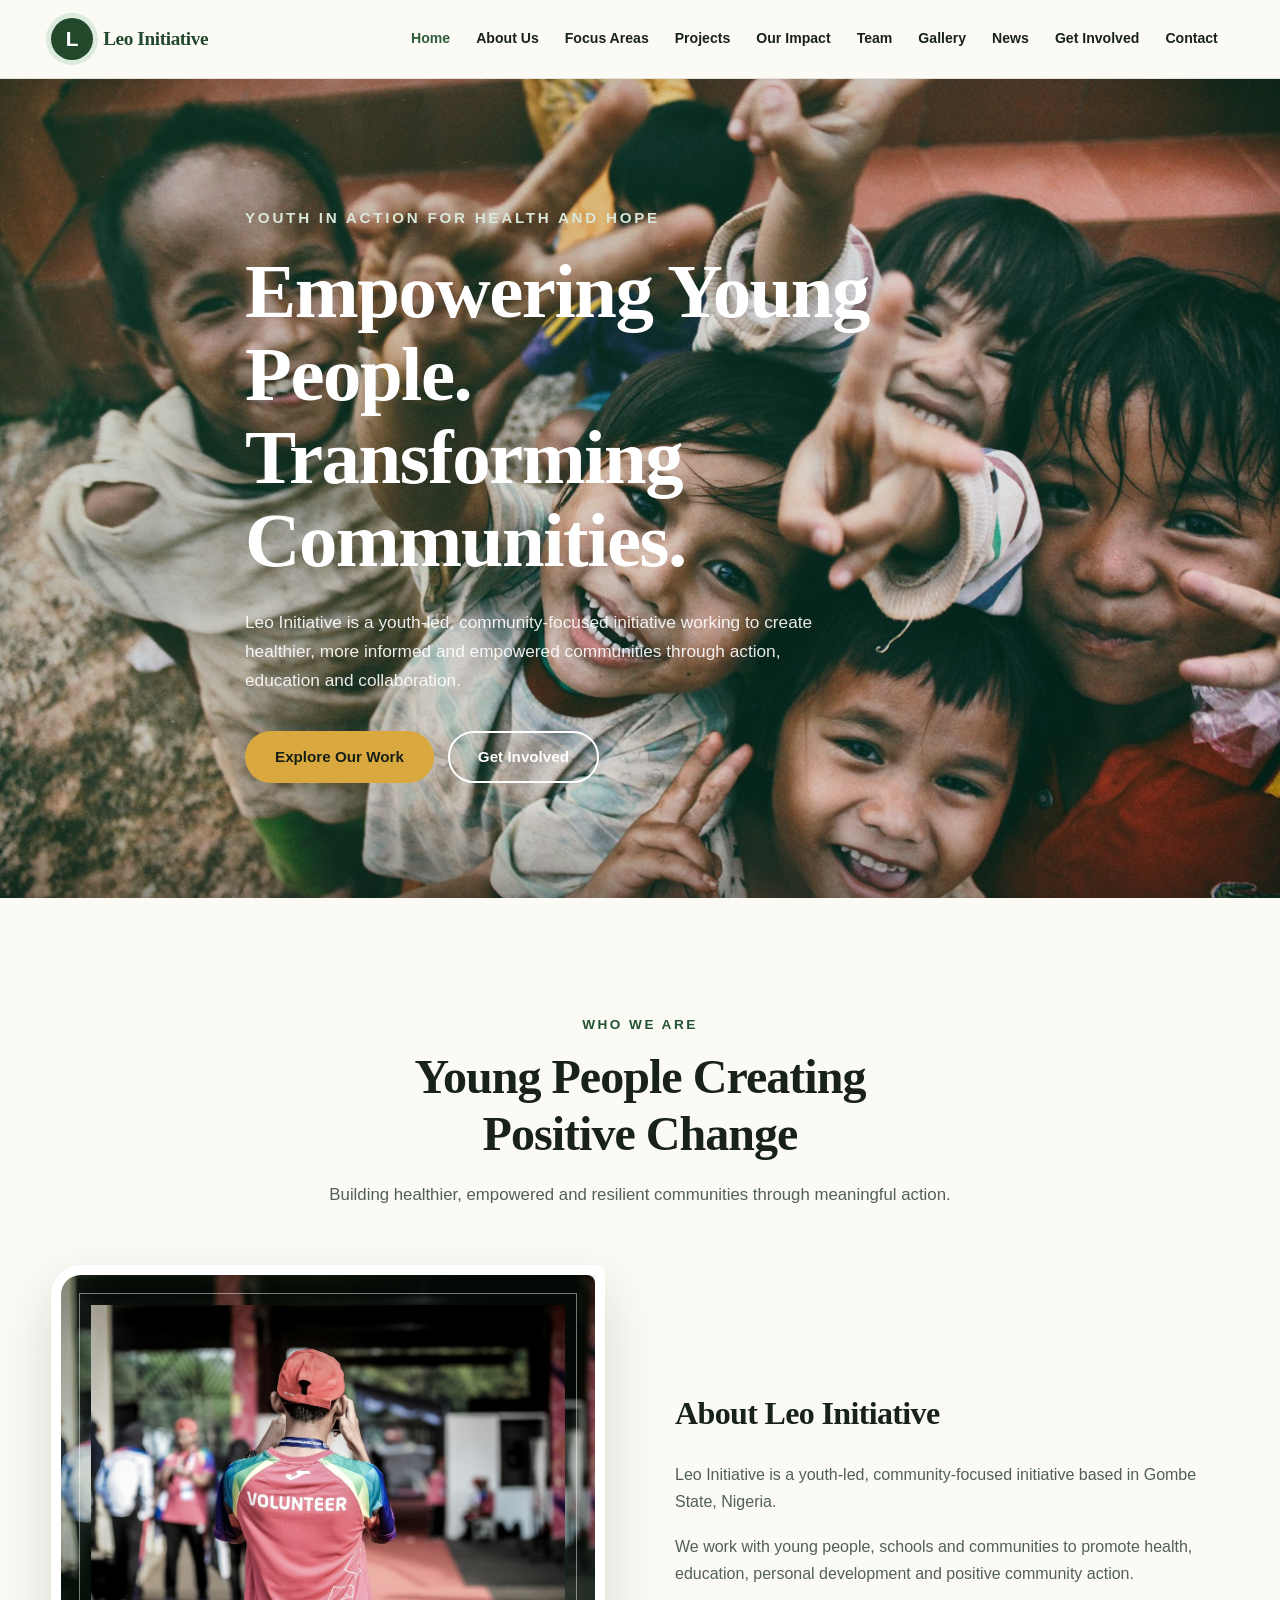
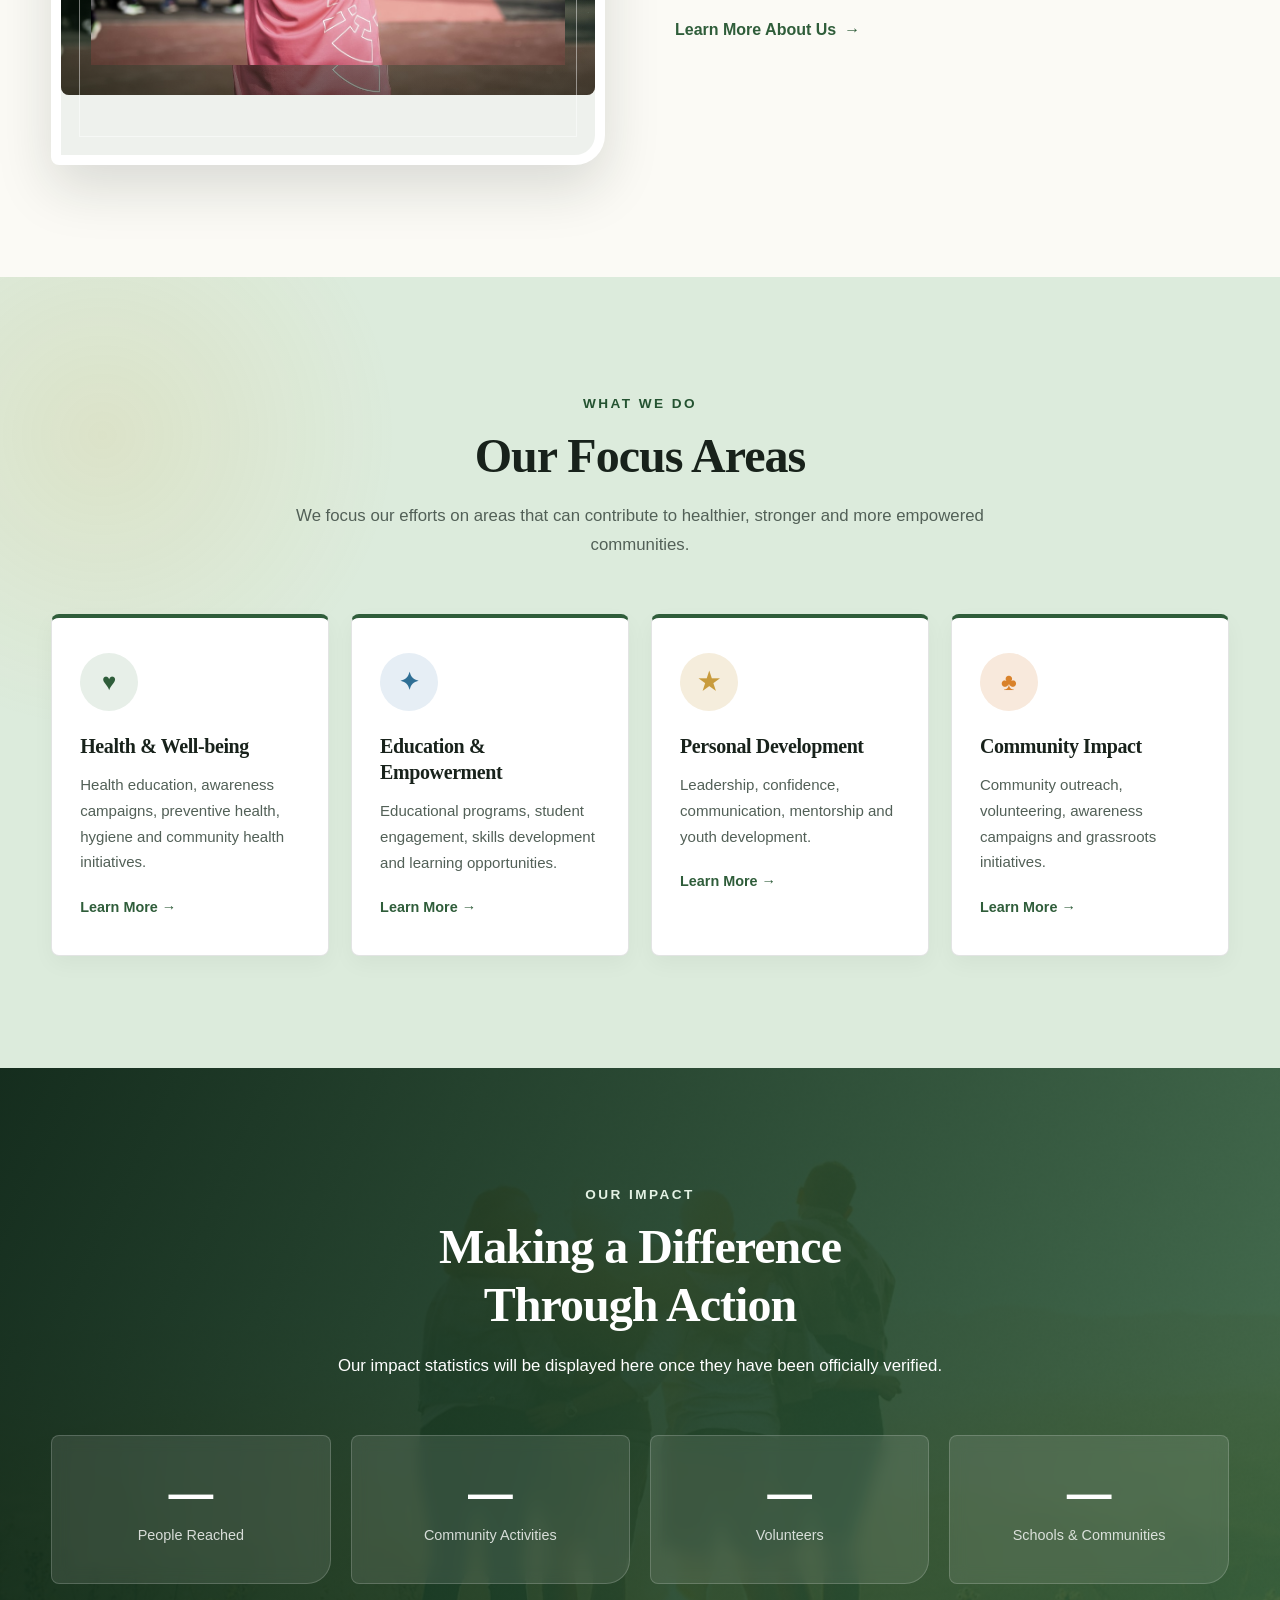
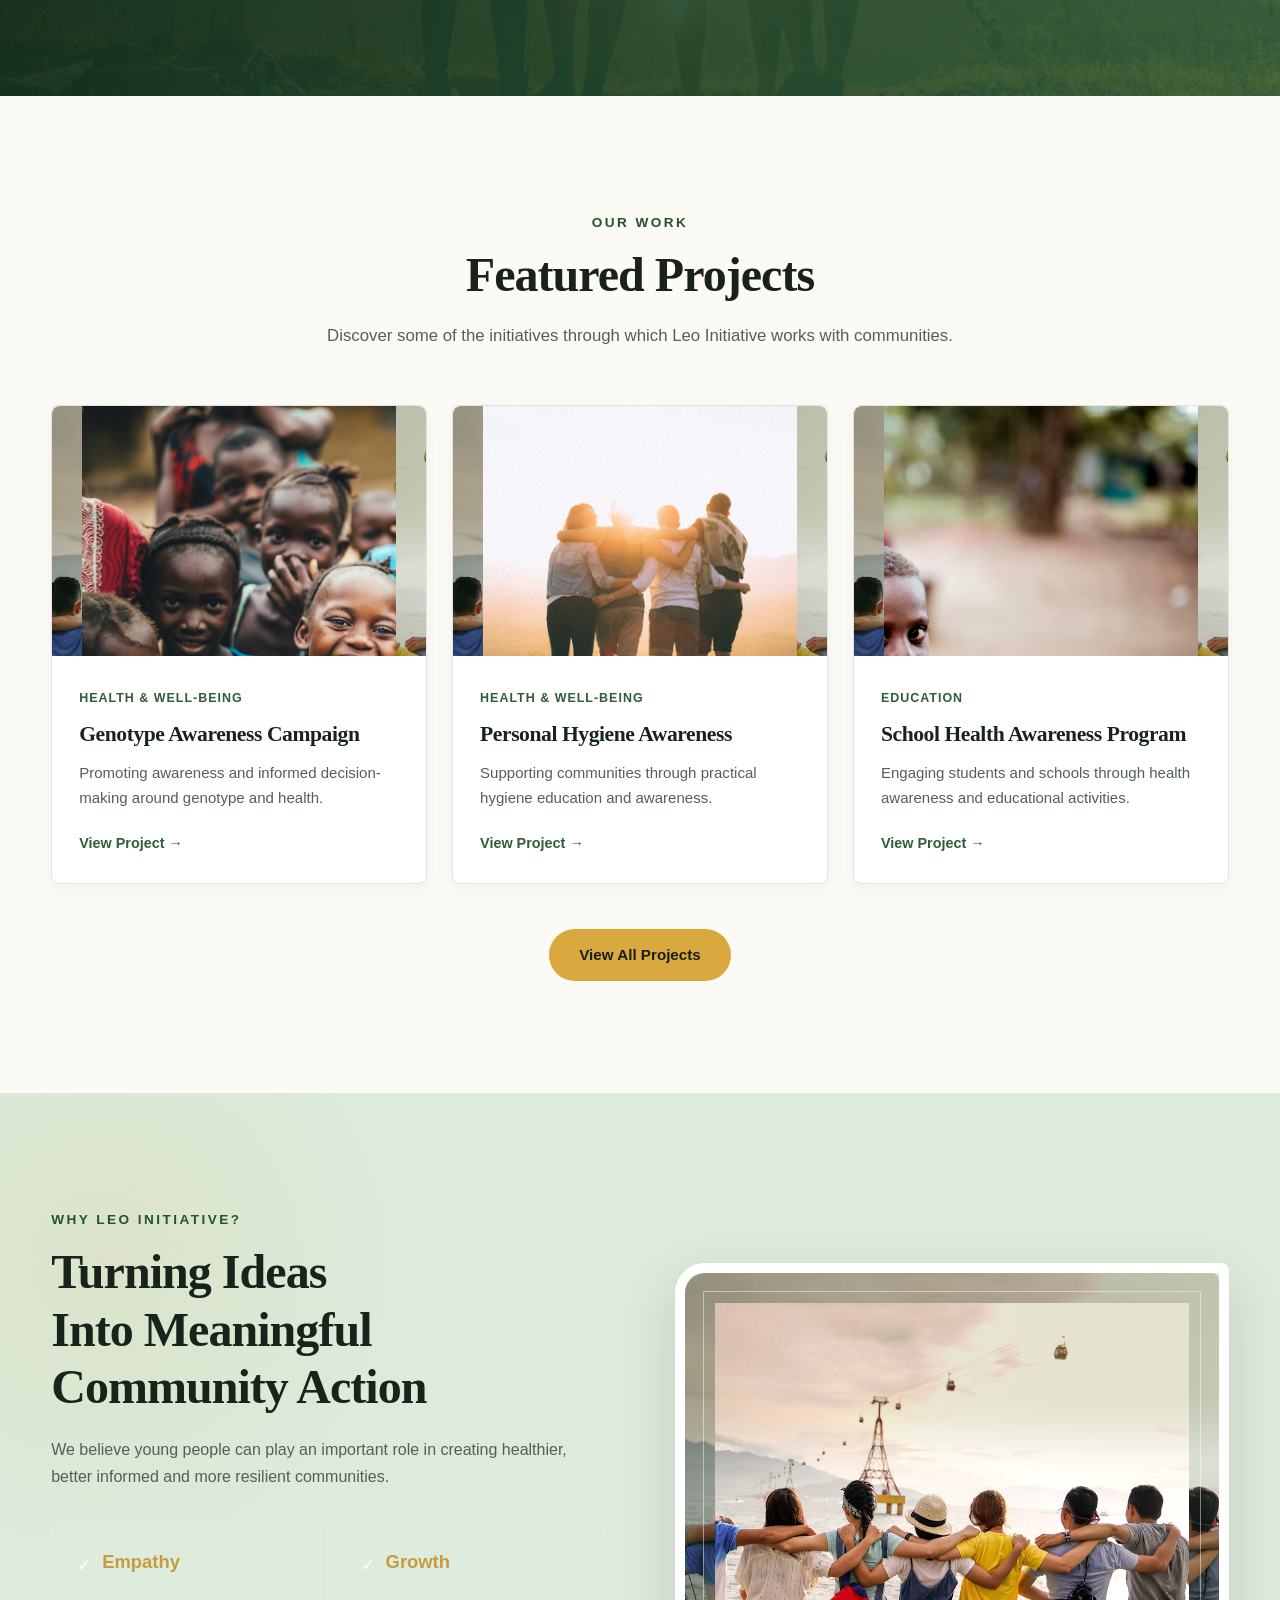
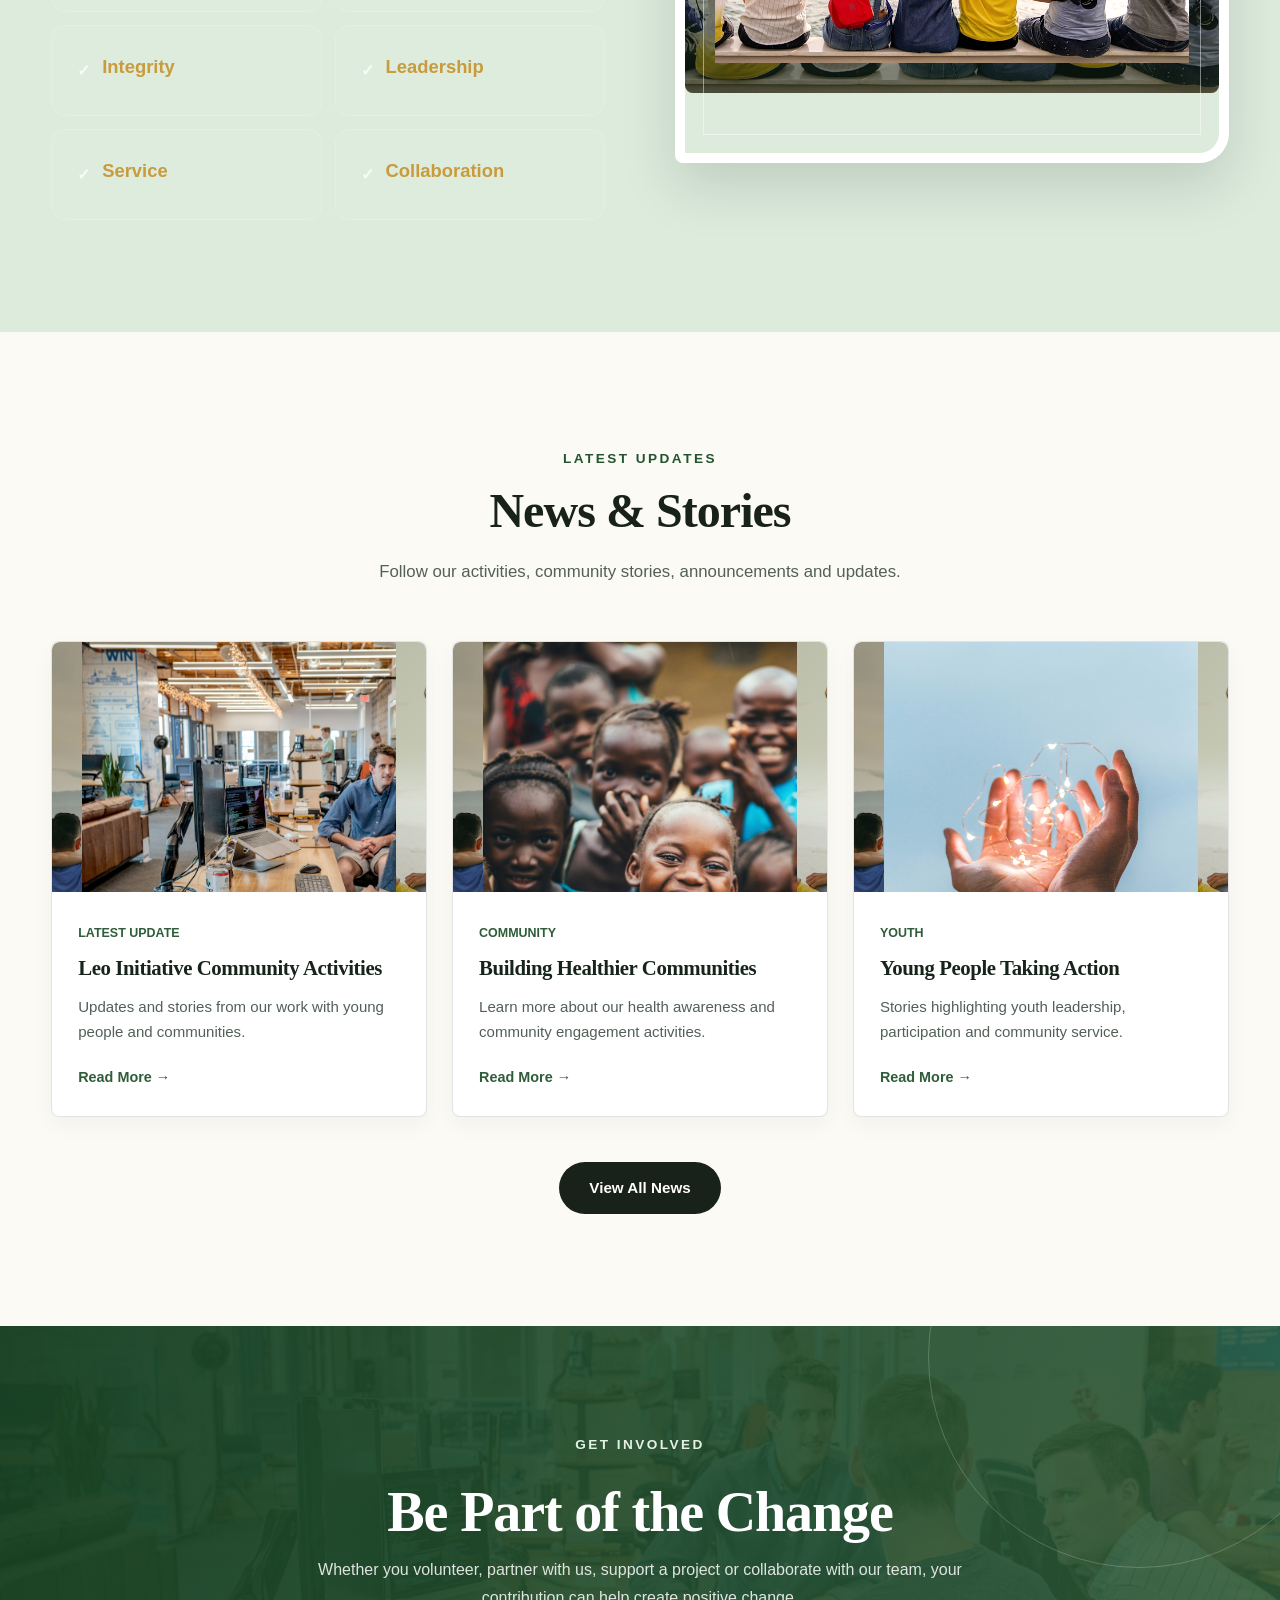
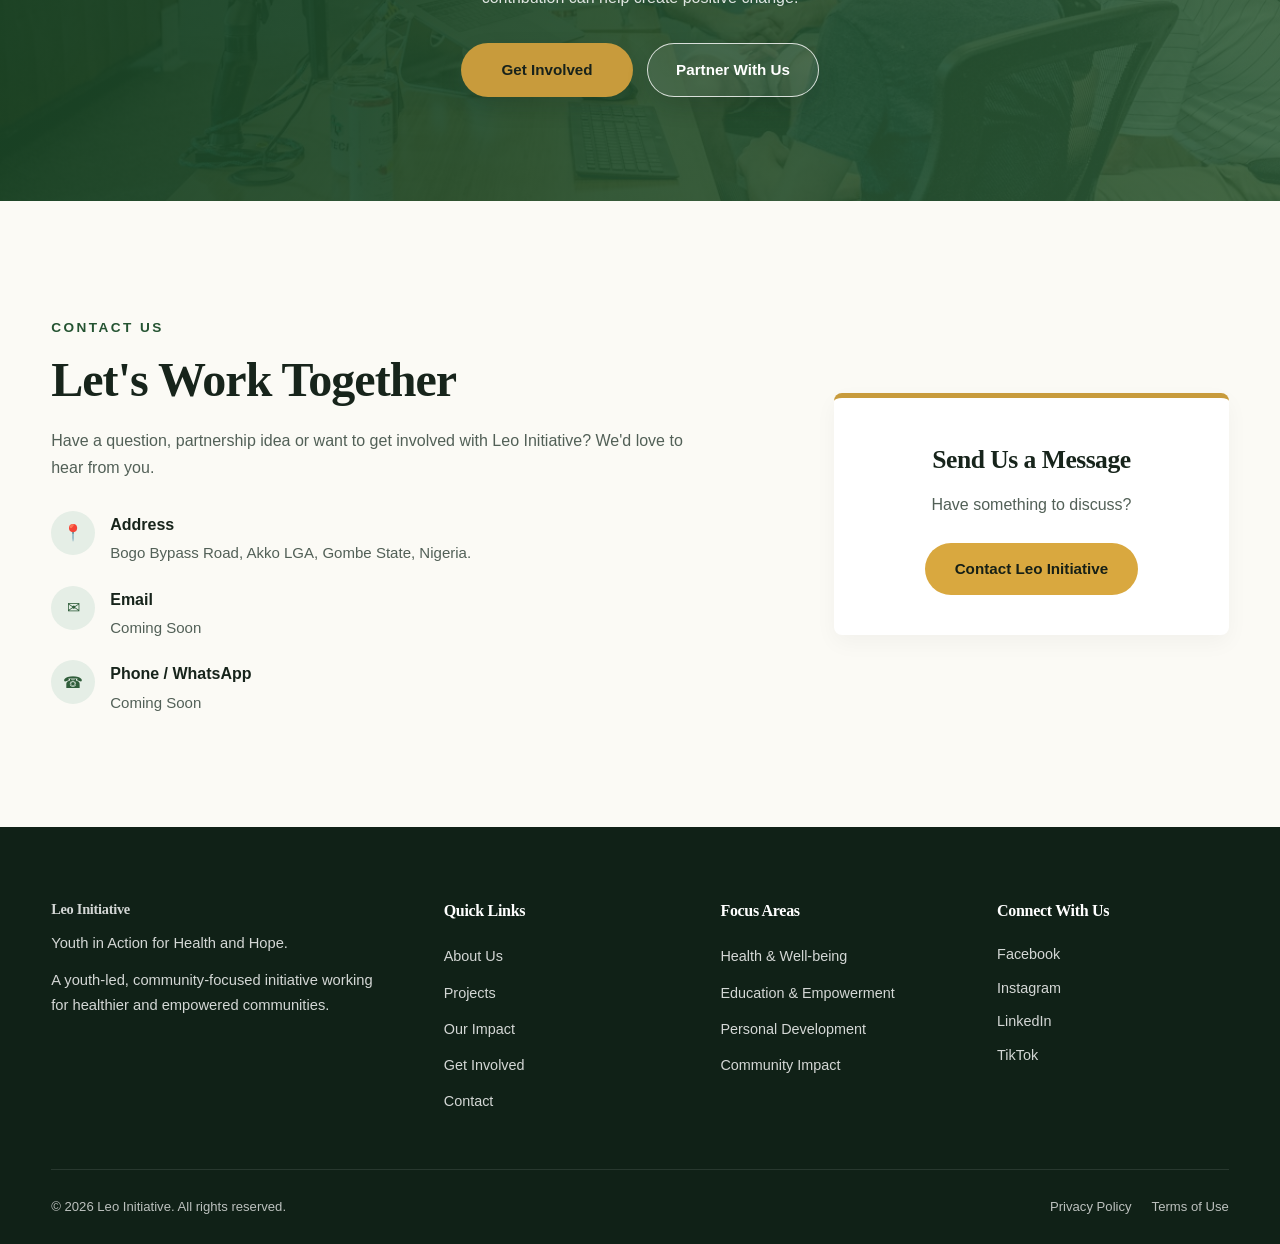
<file: index.html>
<!DOCTYPE html>
<html lang="en">

<head>

    <!-- =====================================================
         BASIC DOCUMENT INFORMATION
         ===================================================== -->

    <meta charset="UTF-8">

    <!--
        This makes the website responsive on phones,
        tablets and desktop computers.
    -->
    <meta name="viewport" content="width=device-width, initial-scale=1.0">

    <!-- Website title shown in the browser tab -->
    <title>Leo Initiative | Youth in Action for Health and Hope</title>

    <!-- SEO description -->
    <meta
        name="description"
        content="Leo Initiative is a youth-led, community-focused initiative working to promote health, education, personal development and positive community action."
    >

    <!--
        We will add our CSS file here.

        DEBUG NOTE:
        If the page has no styling later, check that:
        css/style.css
        actually exists.
    -->
    <link rel="stylesheet" href="assets/style.css">

</head>


<body>


    <!-- =====================================================
         HEADER / NAVIGATION
         ===================================================== -->

    <header class="site-header">

        <div class="container nav-container">

            <!-- Logo / Organization Name -->
            <a href="index.html" class="logo">

                <!--
                    We will replace this text with the actual
                    Leo Initiative logo when you provide it.
                -->

                <span class="logo-icon">L</span>

                <span class="logo-text">
                    Leo Initiative
                </span>

            </a>


            <!-- Mobile Menu Button -->

            <button
                class="menu-toggle"
                id="menuToggle"
                type="button"
                aria-label="Open navigation menu"
                aria-expanded="false"
                aria-controls="mainNav"
            >
                <span></span>
                <span></span>
                <span></span>
            </button>


            <!-- Main Navigation -->

            <nav class="main-nav" id="mainNav">

                <ul>

                    <li>
                        <a href="index.html" class="active">
                            Home
                        </a>
                    </li>

                    <li>
                        <a href="about.html">
                            About Us
                        </a>
                    </li>

                    <li>
                        <a href="focus-areas.html">
                            Focus Areas
                        </a>
                    </li>

                    <li>
                        <a href="projects.html">
                            Projects
                        </a>
                    </li>

                    <li>
                        <a href="impact.html">
                            Our Impact
                        </a>
                    </li>

                    <li>
                        <a href="team.html">
                            Team
                        </a>
                    </li>

                    <li>
                        <a href="gallery.html">
                            Gallery
                        </a>
                    </li>

                    <li>
                        <a href="news.html">
                            News
                        </a>
                    </li>

                    <li>
                        <a href="get-involved.html">
                            Get Involved
                        </a>
                    </li>

                    <li>
                        <a href="contact.html">
                            Contact
                        </a>
                    </li>

                </ul>

            </nav>

        </div>

    </header>



    <!-- =====================================================
         HERO SECTION
         ===================================================== -->

    <main>

        <section class="hero">

            <img
                class="hero-image"
                src="assets/images/hero-action.jpg"
                alt="Smiling children taking part in community life"
            >

            <!--
                Background image will be added through CSS.

                DEBUG NOTE:
                If the hero image does not appear later,
                check the image path in style.css.
            -->

            <div class="hero-overlay"></div>

            <div class="container hero-content">

                <span class="hero-label">
                    Youth in Action for Health and Hope
                </span>

                <h1>
                    Empowering Young People.
                    <br>
                    Transforming Communities.
                </h1>

                <p>
                    Leo Initiative is a youth-led, community-focused
                    initiative working to create healthier, more
                    informed and empowered communities through action,
                    education and collaboration.
                </p>


                <div class="hero-buttons">

                    <a href="projects.html" class="btn btn-primary">
                        Explore Our Work
                    </a>

                    <a href="get-involved.html" class="btn btn-outline">
                        Get Involved
                    </a>

                </div>

            </div>

        </section>



        <!-- =====================================================
             WHO WE ARE
             ===================================================== -->

        <section class="about-preview section">

            <div class="container">

                <div class="section-heading">

                    <span class="section-label">
                        Who We Are
                    </span>

                    <h2>
                        Young People Creating Positive Change
                    </h2>

                    <p>
                        Building healthier, empowered and resilient
                        communities through meaningful action.
                    </p>

                </div>


                <div class="about-grid">

                    <div class="about-image">

                        <!--
                            Replace this placeholder with an
                            official Leo Initiative photograph.

                            Example:
                            <img src="assets/images/about.jpg"
                                 alt="Leo Initiative community activity">
                        -->

                        <div class="image-placeholder">
                            <img src="assets/images/about.jpg" alt="Leo Initiative youth and community projects">
                        </div>

                    </div>


                    <div class="about-content">

                        <h3>
                            About Leo Initiative
                        </h3>

                        <p>
                            Leo Initiative is a youth-led,
                            community-focused initiative based in
                            Gombe State, Nigeria.
                        </p>

                        <p>
                            We work with young people, schools and
                            communities to promote health, education,
                            personal development and positive
                            community action.
                        </p>

                        <a href="about.html" class="text-link">
                            Learn More About Us
                            <span>→</span>
                        </a>

                    </div>

                </div>

            </div>

        </section>



        <!-- =====================================================
             FOCUS AREAS
             ===================================================== -->

        <section class="focus-section section">

            <div class="container">

                <div class="section-heading">

                    <span class="section-label">
                        What We Do
                    </span>

                    <h2>
                        Our Focus Areas
                    </h2>

                    <p>
                        We focus our efforts on areas that can
                        contribute to healthier, stronger and more
                        empowered communities.
                    </p>

                </div>


                <div class="focus-grid">


                    <!-- Health -->

                    <article class="focus-card">

                        <div class="focus-icon">
                            ♥
                        </div>

                        <h3>
                            Health &amp; Well-being
                        </h3>

                        <p>
                            Health education, awareness campaigns,
                            preventive health, hygiene and community
                            health initiatives.
                        </p>

                        <a href="focus-areas.html#health">
                            Learn More →
                        </a>

                    </article>


                    <!-- Education -->

                    <article class="focus-card">

                        <div class="focus-icon">
                            ✦
                        </div>

                        <h3>
                            Education &amp; Empowerment
                        </h3>

                        <p>
                            Educational programs, student engagement,
                            skills development and learning
                            opportunities.
                        </p>

                        <a href="focus-areas.html#education">
                            Learn More →
                        </a>

                    </article>


                    <!-- Personal Development -->

                    <article class="focus-card">

                        <div class="focus-icon">
                            ★
                        </div>

                        <h3>
                            Personal Development
                        </h3>

                        <p>
                            Leadership, confidence, communication,
                            mentorship and youth development.
                        </p>

                        <a href="focus-areas.html#development">
                            Learn More →
                        </a>

                    </article>


                    <!-- Community Impact -->

                    <article class="focus-card">

                        <div class="focus-icon">
                            ♣
                        </div>

                        <h3>
                            Community Impact
                        </h3>

                        <p>
                            Community outreach, volunteering,
                            awareness campaigns and grassroots
                            initiatives.
                        </p>

                        <a href="focus-areas.html#community">
                            Learn More →
                        </a>

                    </article>

                </div>

            </div>

        </section>



        <!-- =====================================================
             IMPACT SECTION
             ===================================================== -->

        <section class="impact-section section">

            <div class="container">

                <div class="section-heading light">

                    <span class="section-label">
                        Our Impact
                    </span>

                    <h2>
                        Making a Difference Through Action
                    </h2>

                    <p>
                        Our impact statistics will be displayed here
                        once they have been officially verified.
                    </p>

                </div>


                <div class="impact-grid">

                    <div class="impact-card">

                        <strong>
                            —
                        </strong>

                        <span>
                            People Reached
                        </span>

                    </div>


                    <div class="impact-card">

                        <strong>
                            —
                        </strong>

                        <span>
                            Community Activities
                        </span>

                    </div>


                    <div class="impact-card">

                        <strong>
                            —
                        </strong>

                        <span>
                            Volunteers
                        </span>

                    </div>


                    <div class="impact-card">

                        <strong>
                            —
                        </strong>

                        <span>
                            Schools &amp; Communities
                        </span>

                    </div>

                </div>

            </div>

        </section>



        <!-- =====================================================
             FEATURED PROJECTS
             ===================================================== -->

        <section class="projects-section section">

            <div class="container">

                <div class="section-heading">

                    <span class="section-label">
                        Our Work
                    </span>

                    <h2>
                        Featured Projects
                    </h2>

                    <p>
                        Discover some of the initiatives through
                        which Leo Initiative works with communities.
                    </p>

                </div>


                <div class="projects-grid">


                    <!-- Project 1 -->

                    <article class="project-card">

                        <div class="project-image">

                            <div class="image-placeholder">
                                <img src="assets/images/health.jpg" alt="Genotype awareness campaign">
                            </div>

                        </div>

                        <div class="project-content">

                            <span class="project-category">
                                Health &amp; Well-being
                            </span>

                            <h3>
                                Genotype Awareness Campaign
                            </h3>

                            <p>
                                Promoting awareness and informed
                                decision-making around genotype and
                                health.
                            </p>

                            <a href="projects.html">
                                View Project →
                            </a>

                        </div>

                    </article>


                    <!-- Project 2 -->

                    <article class="project-card">

                        <div class="project-image">

                            <div class="image-placeholder">
                                <img src="assets/images/volunteers.jpg" alt="Personal hygiene awareness project">
                            </div>

                        </div>

                        <div class="project-content">

                            <span class="project-category">
                                Health &amp; Well-being
                            </span>

                            <h3>
                                Personal Hygiene Awareness
                            </h3>

                            <p>
                                Supporting communities through
                                practical hygiene education and
                                awareness.
                            </p>

                            <a href="projects.html">
                                View Project →
                            </a>

                        </div>

                    </article>


                    <!-- Project 3 -->

                    <article class="project-card">

                        <div class="project-image">

                            <div class="image-placeholder">
                                <img src="assets/images/education.jpg" alt="School health awareness program">
                            </div>

                        </div>

                        <div class="project-content">

                            <span class="project-category">
                                Education
                            </span>

                            <h3>
                                School Health Awareness Program
                            </h3>

                            <p>
                                Engaging students and schools through
                                health awareness and educational
                                activities.
                            </p>

                            <a href="projects.html">
                                View Project →
                            </a>

                        </div>

                    </article>

                </div>


                <div class="center-button">

                    <a href="projects.html" class="btn btn-primary">
                        View All Projects
                    </a>

                </div>

            </div>

        </section>



        <!-- =====================================================
             WHY LEO INITIATIVE
             ===================================================== -->

        <section class="why-section section">

            <div class="container">

                <div class="why-grid">

                    <div class="why-content">

                        <span class="section-label">
                            Why Leo Initiative?
                        </span>

                        <h2>
                            Turning Ideas Into Meaningful
                            Community Action
                        </h2>

                        <p>
                            We believe young people can play an
                            important role in creating healthier,
                            better informed and more resilient
                            communities.
                        </p>


                        <div class="values-list">

                            <div class="value-item">
                                <span>✓</span>
                                <strong>Empathy</strong>
                            </div>

                            <div class="value-item">
                                <span>✓</span>
                                <strong>Growth</strong>
                            </div>

                            <div class="value-item">
                                <span>✓</span>
                                <strong>Integrity</strong>
                            </div>

                            <div class="value-item">
                                <span>✓</span>
                                <strong>Leadership</strong>
                            </div>

                            <div class="value-item">
                                <span>✓</span>
                                <strong>Service</strong>
                            </div>

                            <div class="value-item">
                                <span>✓</span>
                                <strong>Collaboration</strong>
                            </div>

                        </div>

                    </div>


                    <div class="why-image">

                        <div class="image-placeholder">
                            <img src="assets/images/community.jpg" alt="Young people working together in their community">
                        </div>

                    </div>

                </div>

            </div>

        </section>



        <!-- =====================================================
             LATEST NEWS
             ===================================================== -->

        <section class="news-section section">

            <div class="container">

                <div class="section-heading">

                    <span class="section-label">
                        Latest Updates
                    </span>

                    <h2>
                        News &amp; Stories
                    </h2>

                    <p>
                        Follow our activities, community stories,
                        announcements and updates.
                    </p>

                </div>


                <div class="news-grid">


                    <article class="news-card">

                        <div class="news-image">

                            <div class="image-placeholder">
                                <img src="assets/images/partnership.jpg" alt="Leo Initiative community activities">
                            </div>

                        </div>

                        <div class="news-content">

                            <span class="news-date">
                                Latest Update
                            </span>

                            <h3>
                                Leo Initiative Community Activities
                            </h3>

                            <p>
                                Updates and stories from our work
                                with young people and communities.
                            </p>

                            <a href="news.html">
                                Read More →
                            </a>

                        </div>

                    </article>


                    <article class="news-card">

                        <div class="news-image">

                            <div class="image-placeholder">
                                <img src="assets/images/health.jpg" alt="Health education and community engagement">
                            </div>

                        </div>

                        <div class="news-content">

                            <span class="news-date">
                                Community
                            </span>

                            <h3>
                                Building Healthier Communities
                            </h3>

                            <p>
                                Learn more about our health awareness
                                and community engagement activities.
                            </p>

                            <a href="news.html">
                                Read More →
                            </a>

                        </div>

                    </article>


                    <article class="news-card">

                        <div class="news-image">

                            <div class="image-placeholder">
                                <img src="assets/images/story.jpg" alt="Young people taking action">
                            </div>

                        </div>

                        <div class="news-content">

                            <span class="news-date">
                                Youth
                            </span>

                            <h3>
                                Young People Taking Action
                            </h3>

                            <p>
                                Stories highlighting youth leadership,
                                participation and community service.
                            </p>

                            <a href="news.html">
                                Read More →
                            </a>

                        </div>

                    </article>

                </div>


                <div class="center-button">

                    <a href="news.html" class="btn btn-secondary">
                        View All News
                    </a>

                </div>

            </div>

        </section>



        <!-- =====================================================
             GET INVOLVED CTA
             ===================================================== -->

        <section class="cta-section">

            <div class="container cta-content">

                <span class="section-label">
                    Get Involved
                </span>

                <h2>
                    Be Part of the Change
                </h2>

                <p>
                    Whether you volunteer, partner with us, support
                    a project or collaborate with our team, your
                    contribution can help create positive change.
                </p>


                <div class="cta-buttons">

                    <a
                        href="get-involved.html"
                        class="btn btn-primary"
                    >
                        Get Involved
                    </a>

                    <a
                        href="contact.html"
                        class="btn btn-outline"
                    >
                        Partner With Us
                    </a>

                </div>

            </div>

        </section>



        <!-- =====================================================
             CONTACT PREVIEW
             ===================================================== -->

        <section class="contact-preview section">

            <div class="container">

                <div class="contact-grid">


                    <div class="contact-content">

                        <span class="section-label">
                            Contact Us
                        </span>

                        <h2>
                            Let's Work Together
                        </h2>

                        <p>
                            Have a question, partnership idea or
                            want to get involved with Leo Initiative?
                            We'd love to hear from you.
                        </p>


                        <div class="contact-details">

                            <div class="contact-item">

                                <span class="contact-icon">
                                    📍
                                </span>

                                <div>

                                    <strong>
                                        Address
                                    </strong>

                                    <p>
                                        Bogo Bypass Road,
                                        Akko LGA,
                                        Gombe State, Nigeria.
                                    </p>

                                </div>

                            </div>


                            <div class="contact-item">

                                <span class="contact-icon">
                                    ✉
                                </span>

                                <div>

                                    <strong>
                                        Email
                                    </strong>

                                    <p>
                                        Coming Soon
                                    </p>

                                </div>

                            </div>


                            <div class="contact-item">

                                <span class="contact-icon">
                                    ☎
                                </span>

                                <div>

                                    <strong>
                                        Phone / WhatsApp
                                    </strong>

                                    <p>
                                        Coming Soon
                                    </p>

                                </div>

                            </div>

                        </div>

                    </div>


                    <div class="contact-card">

                        <h3>
                            Send Us a Message
                        </h3>

                        <p>
                            Have something to discuss?
                        </p>

                        <a
                            href="contact.html"
                            class="btn btn-primary"
                        >
                            Contact Leo Initiative
                        </a>

                    </div>

                </div>

            </div>

        </section>

    </main>



    <!-- =====================================================
         FOOTER
         ===================================================== -->

    <footer class="site-footer">

        <div class="container">

            <div class="footer-grid">


                <!-- Organization -->

                <div class="footer-column">

                    <a href="index.html" class="footer-logo">
                        Leo Initiative
                    </a>

                    <p>
                        Youth in Action for Health and Hope.
                    </p>

                    <p>
                        A youth-led, community-focused initiative
                        working for healthier and empowered
                        communities.
                    </p>

                </div>


                <!-- Quick Links -->

                <div class="footer-column">

                    <h3>
                        Quick Links
                    </h3>

                    <ul>

                        <li>
                            <a href="about.html">
                                About Us
                            </a>
                        </li>

                        <li>
                            <a href="projects.html">
                                Projects
                            </a>
                        </li>

                        <li>
                            <a href="impact.html">
                                Our Impact
                            </a>
                        </li>

                        <li>
                            <a href="get-involved.html">
                                Get Involved
                            </a>
                        </li>

                        <li>
                            <a href="contact.html">
                                Contact
                            </a>
                        </li>

                    </ul>

                </div>


                <!-- Focus Areas -->

                <div class="footer-column">

                    <h3>
                        Focus Areas
                    </h3>

                    <ul>

                        <li>
                            <a href="focus-areas.html#health">
                                Health &amp; Well-being
                            </a>
                        </li>

                        <li>
                            <a href="focus-areas.html#education">
                                Education &amp; Empowerment
                            </a>
                        </li>

                        <li>
                            <a href="focus-areas.html#development">
                                Personal Development
                            </a>
                        </li>

                        <li>
                            <a href="focus-areas.html#community">
                                Community Impact
                            </a>
                        </li>

                    </ul>

                </div>


                <!-- Social / Contact -->

                <div class="footer-column">

                    <h3>
                        Connect With Us
                    </h3>

                    <div class="social-links">

                        <!--
                            Add official social media URLs when
                            they are provided.
                        -->

                        <a href="#" aria-label="Facebook">
                            Facebook
                        </a>

                        <a href="#" aria-label="Instagram">
                            Instagram
                        </a>

                        <a href="#" aria-label="LinkedIn">
                            LinkedIn
                        </a>

                        <a href="#" aria-label="TikTok">
                            TikTok
                        </a>

                    </div>

                </div>

            </div>


            <!-- Footer Bottom -->

            <div class="footer-bottom">

                <p>
                    &copy; 2026 Leo Initiative.
                    All rights reserved.
                </p>

                <div>

                    <a href="privacy-policy.html">
                        Privacy Policy
                    </a>

                    <a href="terms.html">
                        Terms of Use
                    </a>

                </div>

            </div>

        </div>

    </footer>



    <!-- =====================================================
         JAVASCRIPT
         ===================================================== -->

    <script src="assets/script.js?v=footer-2"></script>

</body>

</html>
</file>
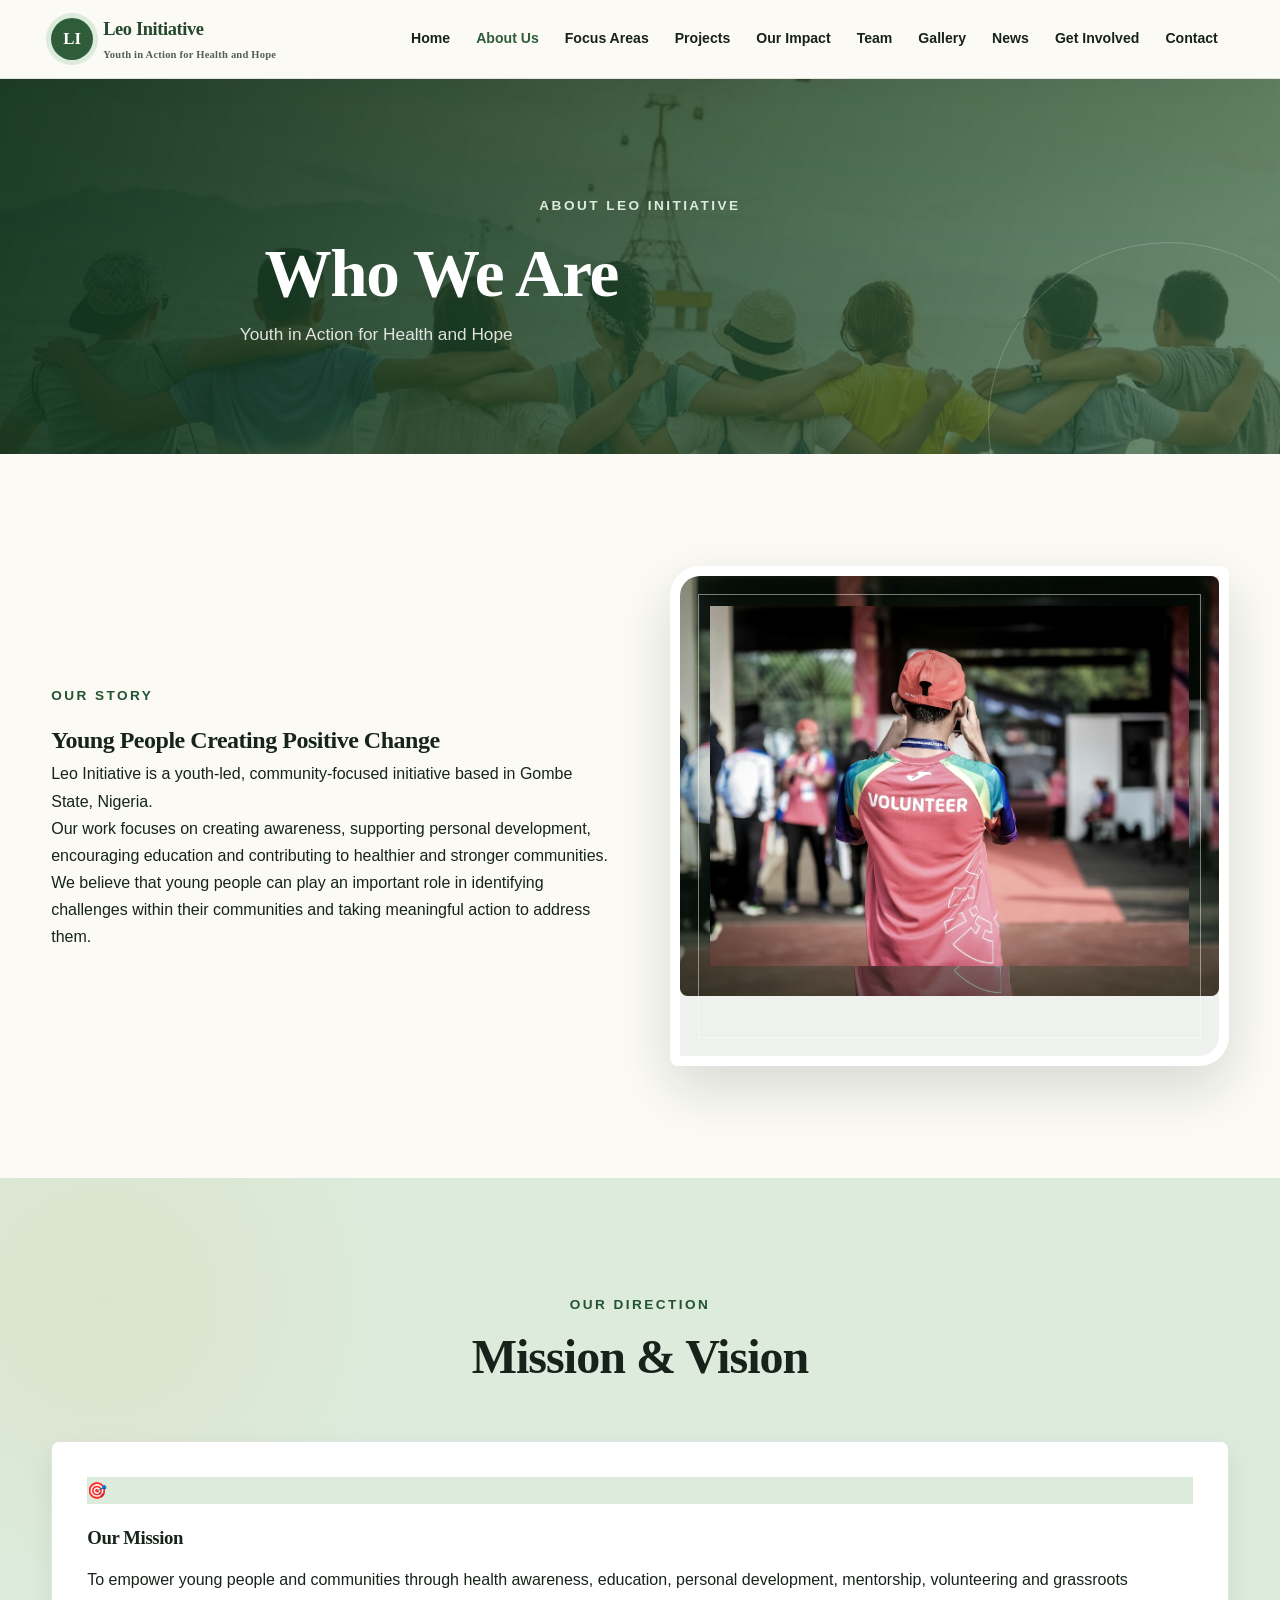
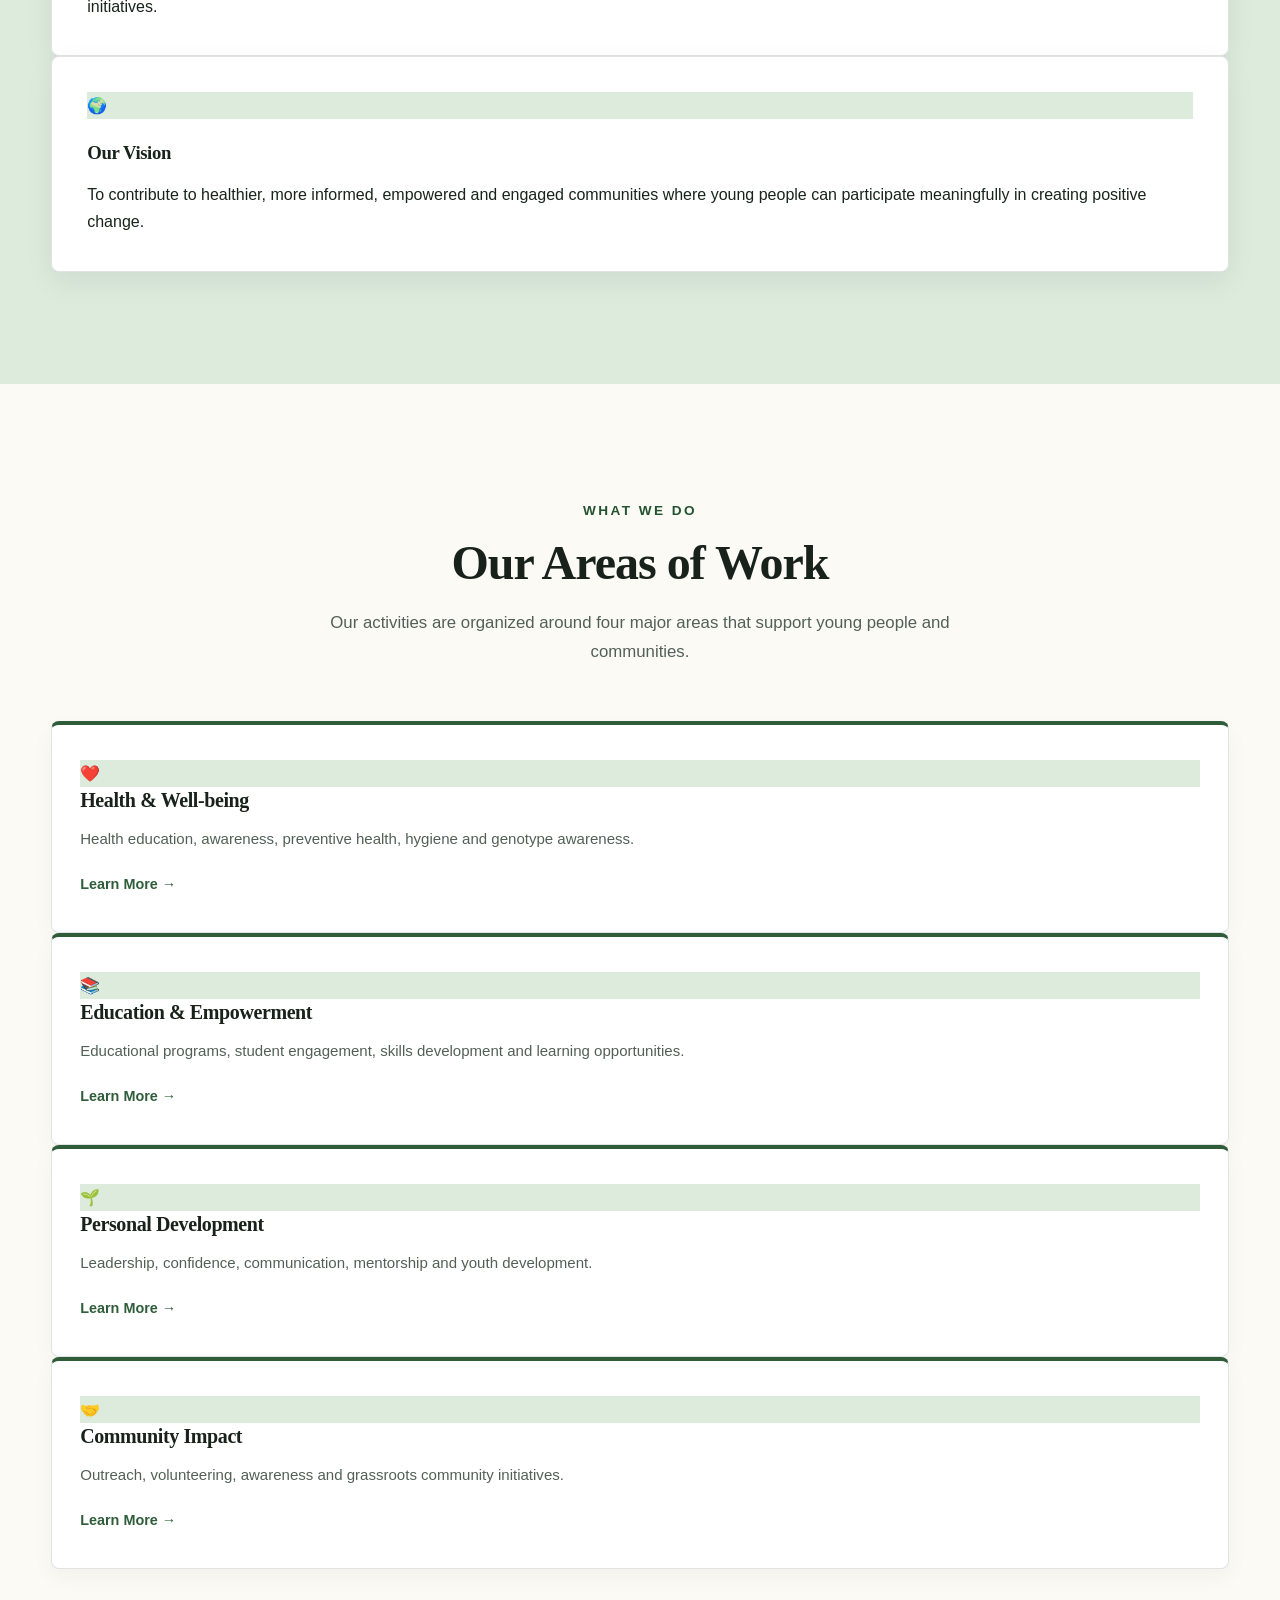
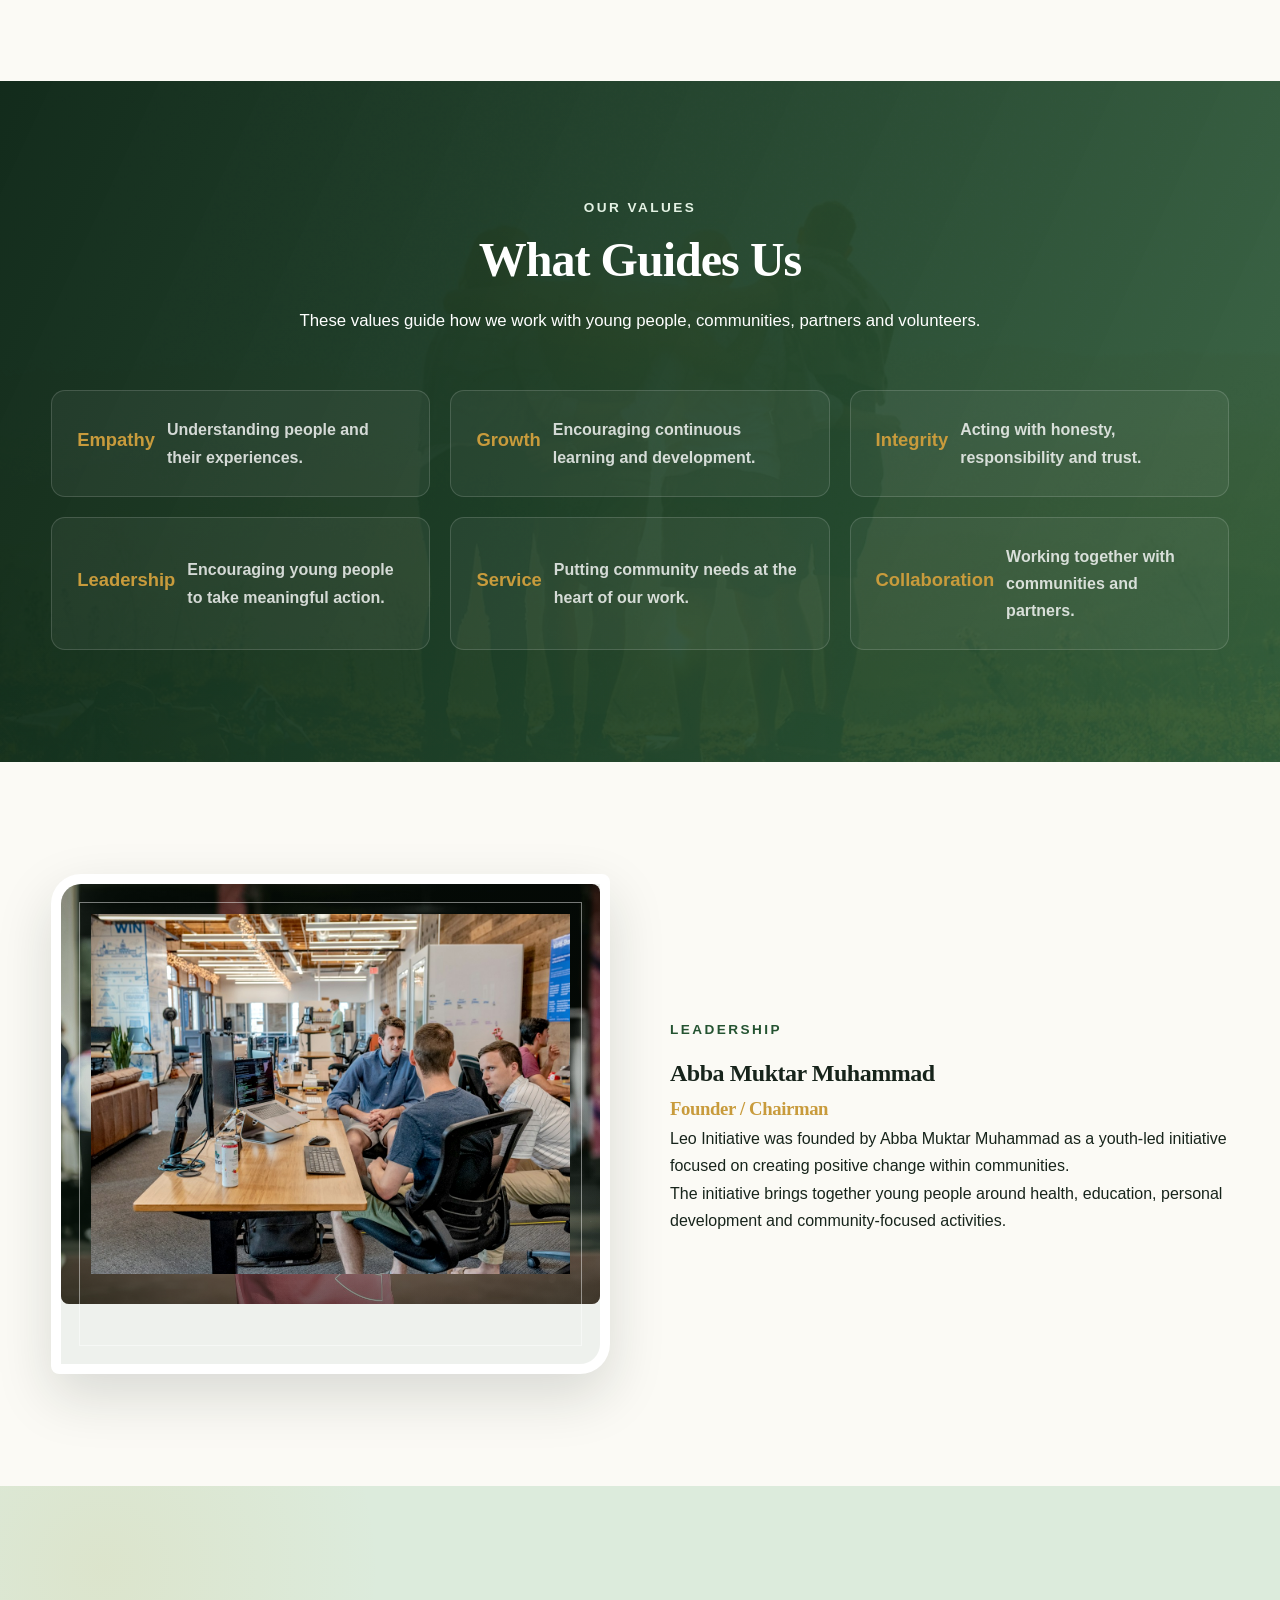
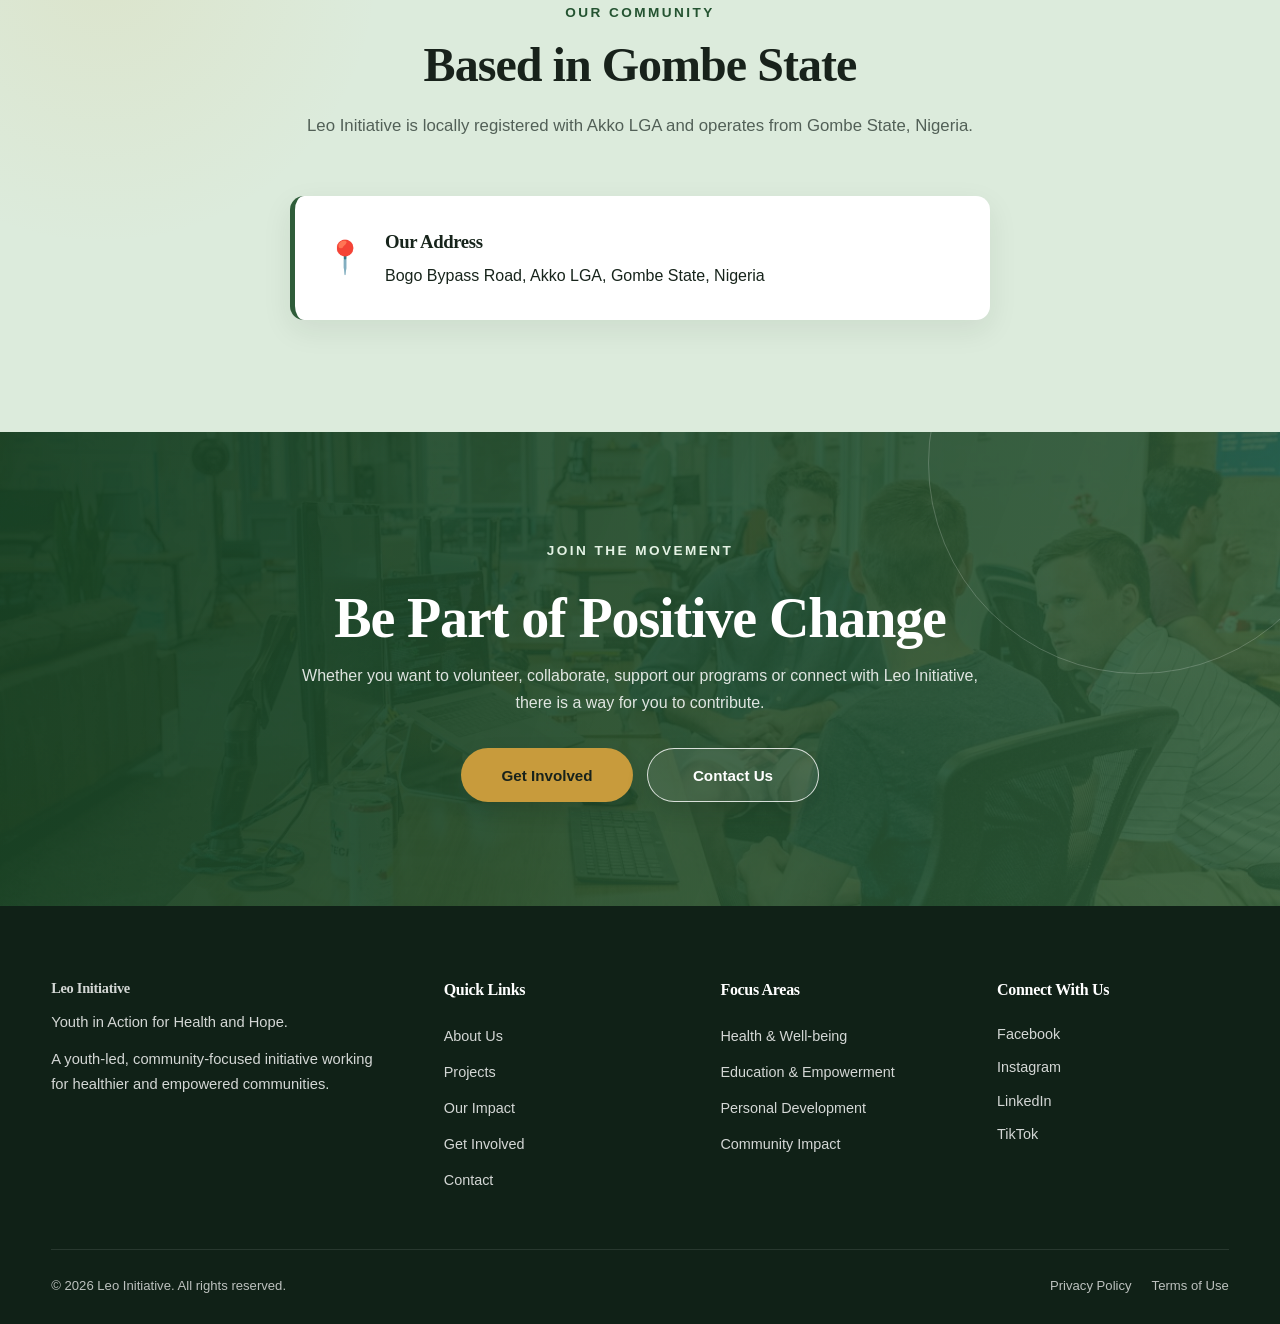
<file: about.html>
<!DOCTYPE html>
<html lang="en">
<head>
    <meta charset="UTF-8">

    <!-- Makes the website responsive on phones and tablets -->
    <meta name="viewport" content="width=device-width, initial-scale=1.0">

    <!-- SEO title -->
    <title>About Us | Leo Initiative</title>

    <!-- SEO description -->
    <meta
        name="description"
        content="Learn about Leo Initiative, a youth-led community-focused initiative working for health, education, personal development and community impact in Gombe State, Nigeria."
    >

    <!-- Main stylesheet -->
    <link rel="stylesheet" href="assets/style.css">
</head>

<body>

    <!-- =====================================================
         HEADER / NAVIGATION
         ===================================================== -->

    <header class="site-header">

        <div class="container header-container">

            <!-- Logo / Organization Name -->
            <a href="index.html" class="logo">
                <span class="logo-mark">LI</span>

                <span class="logo-text">
                    <strong>Leo Initiative</strong>
                    <small>Youth in Action for Health and Hope</small>
                </span>
            </a>


            <!-- Mobile Menu Button -->
            <button
                class="menu-toggle"
                id="menuToggle"
                aria-label="Open navigation menu"
                aria-expanded="false"
                aria-controls="mainNav"
            >
                <span></span>
                <span></span>
                <span></span>
            </button>


            <!-- Main Navigation -->
            <nav class="main-nav" id="mainNav">

                <a href="index.html">Home</a>

                <a href="about.html" class="active">
                    About Us
                </a>

                <a href="focus-areas.html">
                    Focus Areas
                </a>

                <a href="projects.html">
                    Projects
                </a>

                <a href="impact.html">
                    Our Impact
                </a>

                <a href="team.html">
                    Team
                </a>

                <a href="gallery.html">
                    Gallery
                </a>

                <a href="news.html">
                    News
                </a>

                <a href="get-involved.html">
                    Get Involved
                </a>

                <a href="contact.html">
                    Contact
                </a>

            </nav>

        </div>

    </header>


    <!-- =====================================================
         PAGE HERO
         ===================================================== -->

    <section class="page-hero">

        <div class="container">

            <span class="section-label">
                ABOUT LEO INITIATIVE
            </span>

            <h1>
                Who We Are
            </h1>

            <p>
                Youth in Action for Health and Hope
            </p>

        </div>

    </section>


    <!-- =====================================================
         INTRODUCTION
         ===================================================== -->

    <section class="section">

        <div class="container">

            <div class="two-column">

                <!-- Text -->
                <div>

                    <span class="section-label">
                        OUR STORY
                    </span>

                    <h2>
                        Young People Creating Positive Change
                    </h2>

                    <p>
                        Leo Initiative is a youth-led, community-focused
                        initiative based in Gombe State, Nigeria.
                    </p>

                    <p>
                        Our work focuses on creating awareness,
                        supporting personal development, encouraging
                        education and contributing to healthier and
                        stronger communities.
                    </p>

                    <p>
                        We believe that young people can play an
                        important role in identifying challenges within
                        their communities and taking meaningful action
                        to address them.
                    </p>

                </div>


                <!-- Visual -->
                <div class="about-image">

                    <!--
                        DEBUG NOTE:

                        This is currently a placeholder.

                        Later, replace this area with an actual
                        Leo Initiative image.

                        Suggested image:
                        A community outreach, youth activity,
                        school program or health-awareness event.
                    -->

                    <div class="image-placeholder">
                        <img src="assets/images/about.jpg" alt="Leo Initiative community activity">
                    </div>

                </div>

            </div>

        </div>

    </section>


    <!-- =====================================================
         MISSION & VISION
         ===================================================== -->

    <section class="section section-light">

        <div class="container">

            <div class="section-heading center">

                <span class="section-label">
                    OUR DIRECTION
                </span>

                <h2>
                    Mission & Vision
                </h2>

            </div>


            <div class="cards-grid two-cards">

                <!-- Mission -->
                <article class="info-card">

                    <div class="card-icon">
                        🎯
                    </div>

                    <h3>
                        Our Mission
                    </h3>

                    <p>
                        To empower young people and communities through
                        health awareness, education, personal development,
                        mentorship, volunteering and grassroots initiatives.
                    </p>

                </article>


                <!-- Vision -->
                <article class="info-card">

                    <div class="card-icon">
                        🌍
                    </div>

                    <h3>
                        Our Vision
                    </h3>

                    <p>
                        To contribute to healthier, more informed,
                        empowered and engaged communities where young
                        people can participate meaningfully in creating
                        positive change.
                    </p>

                </article>

            </div>

        </div>

    </section>


    <!-- =====================================================
         WHAT WE DO
         ===================================================== -->

    <section class="section">

        <div class="container">

            <div class="section-heading">

                <span class="section-label">
                    WHAT WE DO
                </span>

                <h2>
                    Our Areas of Work
                </h2>

                <p>
                    Our activities are organized around four major
                    areas that support young people and communities.
                </p>

            </div>


            <div class="cards-grid four-cards">

                <!-- Health -->
                <article class="focus-card">

                    <div class="card-icon">
                        ❤️
                    </div>

                    <h3>
                        Health & Well-being
                    </h3>

                    <p>
                        Health education, awareness, preventive health,
                        hygiene and genotype awareness.
                    </p>

                    <a href="focus-areas.html">
                        Learn More →
                    </a>

                </article>


                <!-- Education -->
                <article class="focus-card">

                    <div class="card-icon">
                        📚
                    </div>

                    <h3>
                        Education & Empowerment
                    </h3>

                    <p>
                        Educational programs, student engagement,
                        skills development and learning opportunities.
                    </p>

                    <a href="focus-areas.html">
                        Learn More →
                    </a>

                </article>


                <!-- Personal Development -->
                <article class="focus-card">

                    <div class="card-icon">
                        🌱
                    </div>

                    <h3>
                        Personal Development
                    </h3>

                    <p>
                        Leadership, confidence, communication,
                        mentorship and youth development.
                    </p>

                    <a href="focus-areas.html">
                        Learn More →
                    </a>

                </article>


                <!-- Community -->
                <article class="focus-card">

                    <div class="card-icon">
                        🤝
                    </div>

                    <h3>
                        Community Impact
                    </h3>

                    <p>
                        Outreach, volunteering, awareness and
                        grassroots community initiatives.
                    </p>

                    <a href="focus-areas.html">
                        Learn More →
                    </a>

                </article>

            </div>

        </div>

    </section>


    <!-- =====================================================
         CORE VALUES
         ===================================================== -->

    <section class="section section-dark">

        <div class="container">

            <div class="section-heading center">

                <span class="section-label light">
                    OUR VALUES
                </span>

                <h2>
                    What Guides Us
                </h2>

                <p>
                    These values guide how we work with young people,
                    communities, partners and volunteers.
                </p>

            </div>


            <div class="values-grid">

                <div class="value-item">
                    <strong>Empathy</strong>
                    <span>
                        Understanding people and their experiences.
                    </span>
                </div>

                <div class="value-item">
                    <strong>Growth</strong>
                    <span>
                        Encouraging continuous learning and development.
                    </span>
                </div>

                <div class="value-item">
                    <strong>Integrity</strong>
                    <span>
                        Acting with honesty, responsibility and trust.
                    </span>
                </div>

                <div class="value-item">
                    <strong>Leadership</strong>
                    <span>
                        Encouraging young people to take meaningful action.
                    </span>
                </div>

                <div class="value-item">
                    <strong>Service</strong>
                    <span>
                        Putting community needs at the heart of our work.
                    </span>
                </div>

                <div class="value-item">
                    <strong>Collaboration</strong>
                    <span>
                        Working together with communities and partners.
                    </span>
                </div>

            </div>

        </div>

    </section>


    <!-- =====================================================
         FOUNDER
         ===================================================== -->

    <section class="section">

        <div class="container">

            <div class="two-column">

                <div class="about-image">

                    <!--
                        DEBUG NOTE:

                        Replace this placeholder with the founder's
                        approved photograph when it is available.
                    -->

                    <div class="image-placeholder">
                        <img src="assets/images/partnership.jpg" alt="Leo Initiative founder and community partners">
                    </div>

                </div>


                <div>

                    <span class="section-label">
                        LEADERSHIP
                    </span>

                    <h2>
                        Abba Muktar Muhammad
                    </h2>

                    <h3 class="gold-text">
                        Founder / Chairman
                    </h3>

                    <p>
                        Leo Initiative was founded by Abba Muktar
                        Muhammad as a youth-led initiative focused on
                        creating positive change within communities.
                    </p>

                    <p>
                        The initiative brings together young people
                        around health, education, personal development
                        and community-focused activities.
                    </p>

                </div>

            </div>

        </div>

    </section>


    <!-- =====================================================
         LOCATION / REGISTRATION
         ===================================================== -->

    <section class="section section-light">

        <div class="container">

            <div class="section-heading center">

                <span class="section-label">
                    OUR COMMUNITY
                </span>

                <h2>
                    Based in Gombe State
                </h2>

                <p>
                    Leo Initiative is locally registered with Akko LGA
                    and operates from Gombe State, Nigeria.
                </p>

            </div>


            <div class="location-box">

                <div class="location-icon">
                    📍
                </div>

                <div>

                    <h3>
                        Our Address
                    </h3>

                    <p>
                        Bogo Bypass Road, Akko LGA,
                        Gombe State, Nigeria
                    </p>

                </div>

            </div>

        </div>

    </section>


    <!-- =====================================================
         CALL TO ACTION
         ===================================================== -->

    <section class="cta-section">

        <div class="container">

            <div class="cta-content">

                <span class="section-label light">
                    JOIN THE MOVEMENT
                </span>

                <h2>
                    Be Part of Positive Change
                </h2>

                <p>
                    Whether you want to volunteer, collaborate,
                    support our programs or connect with Leo Initiative,
                    there is a way for you to contribute.
                </p>

                <div class="cta-buttons">

                    <a
                        href="get-involved.html"
                        class="btn btn-primary"
                    >
                        Get Involved
                    </a>

                    <a
                        href="contact.html"
                        class="btn btn-outline"
                    >
                        Contact Us
                    </a>

                </div>

            </div>

        </div>

    </section>


    <!-- =====================================================
         FOOTER
         ===================================================== -->

    <footer class="site-footer">

        <div class="container footer-grid">

            <div class="footer-brand">

                <h3>
                    Leo Initiative
                </h3>

                <p>
                    Youth in Action for Health and Hope.
                </p>

                <p>
                    Gombe State, Nigeria
                </p>

            </div>


            <div class="footer-column">

                <h4>
                    Quick Links
                </h4>

                <a href="index.html">Home</a>
                <a href="about.html">About Us</a>
                <a href="projects.html">Projects</a>
                <a href="news.html">News</a>
                <a href="contact.html">Contact</a>

            </div>


            <div class="footer-column">

                <h4>
                    Focus Areas
                </h4>

                <a href="focus-areas.html">
                    Health & Well-being
                </a>

                <a href="focus-areas.html">
                    Education & Empowerment
                </a>

                <a href="focus-areas.html">
                    Personal Development
                </a>

                <a href="focus-areas.html">
                    Community Impact
                </a>

            </div>


            <div class="footer-column">

                <h4>
                    Get Involved
                </h4>

                <a href="get-involved.html">
                    Volunteer
                </a>

                <a href="get-involved.html">
                    Partner With Us
                </a>

                <a href="get-involved.html">
                    Support Our Work
                </a>

            </div>

        </div>


        <div class="footer-bottom">

            <div class="container">

                <p>
                    © <span id="currentYear"></span>
                    Leo Initiative. All Rights Reserved.
                </p>

                <div>

                    <a href="privacy-policy.html">
                        Privacy Policy
                    </a>

                    <a href="terms.html">
                        Terms
                    </a>

                </div>

            </div>

        </div>

    </footer>


    <!-- Main JavaScript -->
    <script src="assets/script.js?v=footer-2"></script>

</body>
</html>
</file>
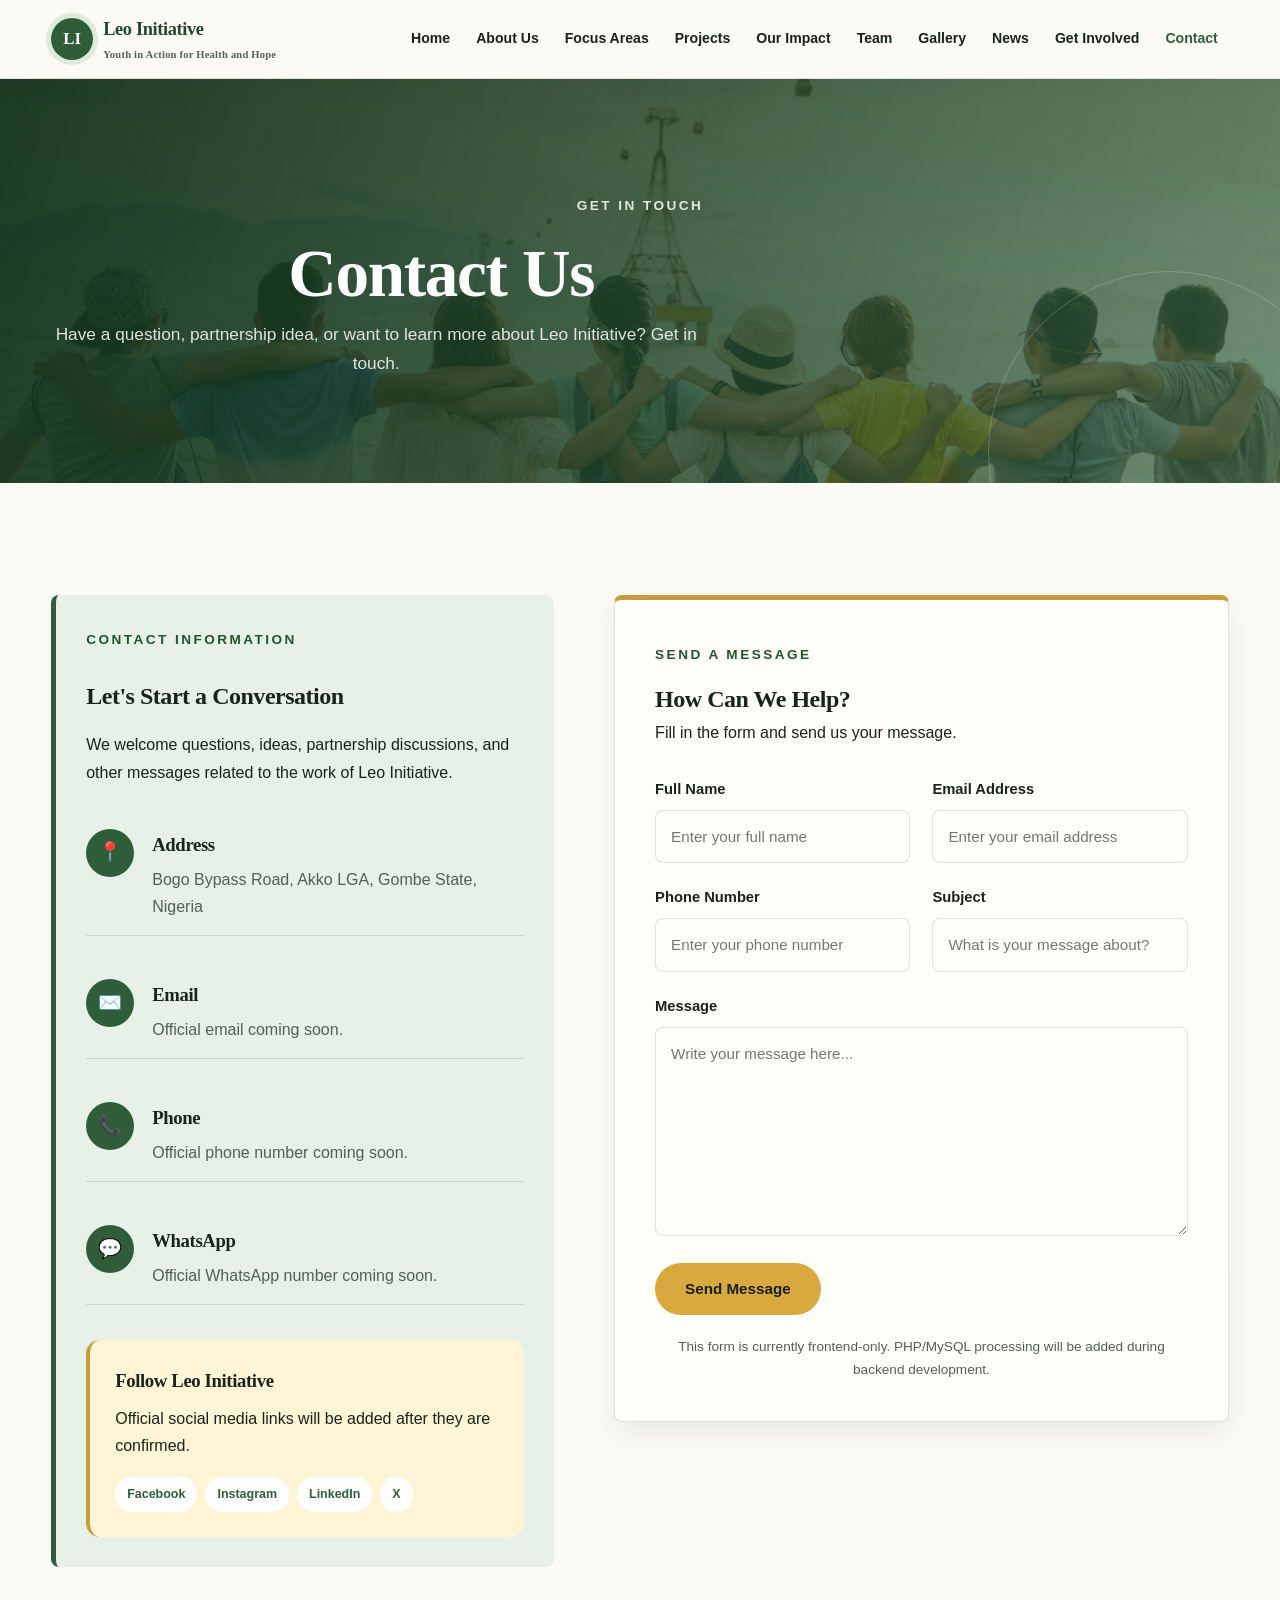
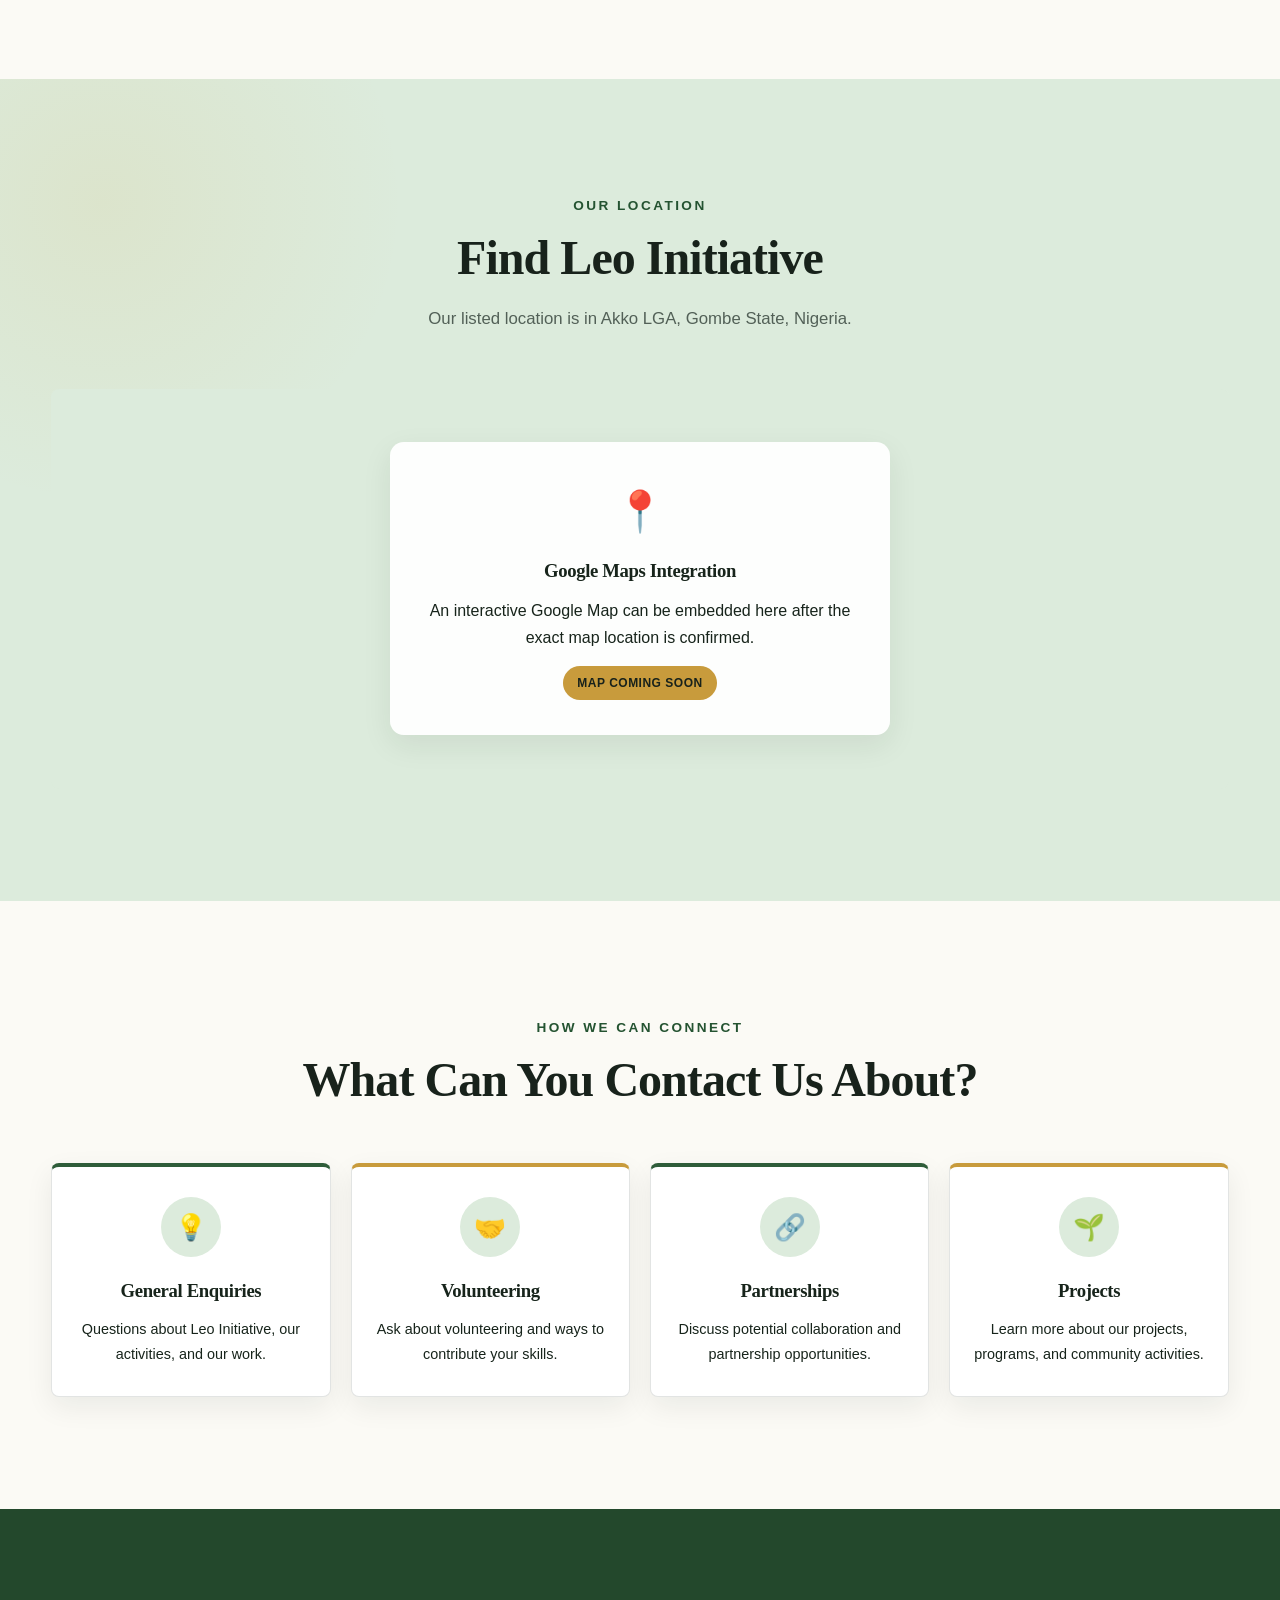
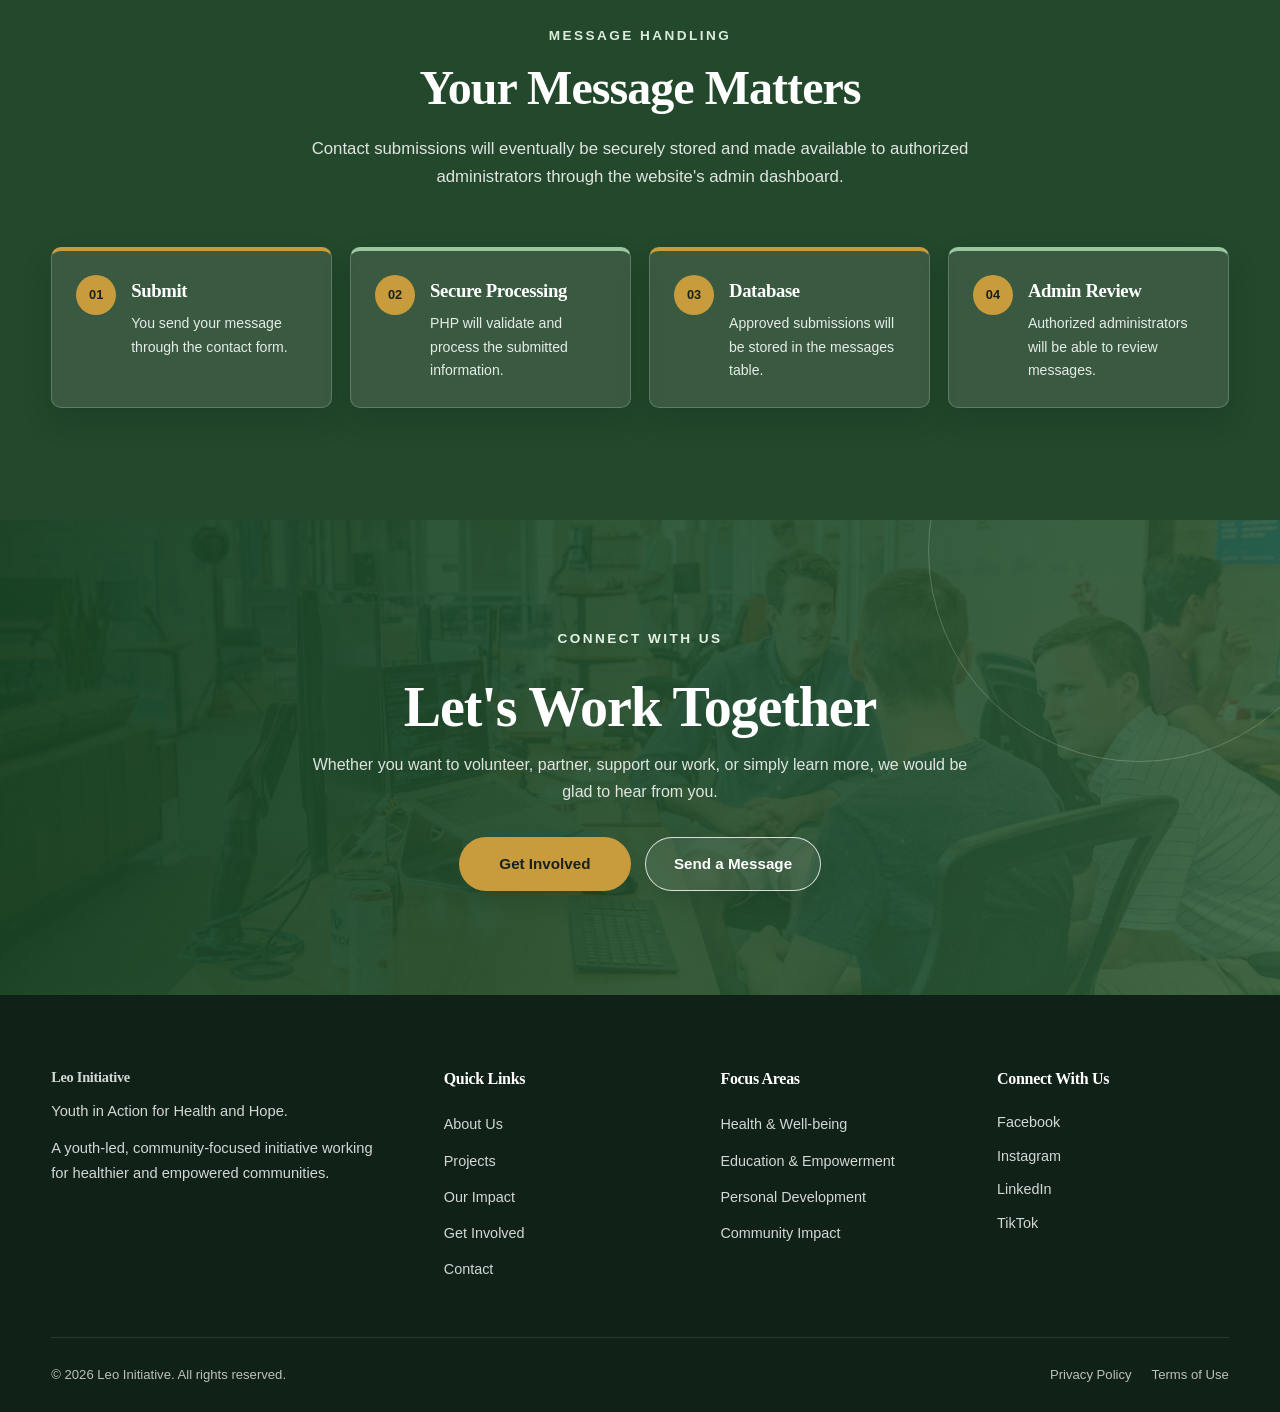
<file: contact.html>
<!DOCTYPE html>
<html lang="en">

<head>
    <meta charset="UTF-8">

    <!-- Responsive design -->
    <meta name="viewport" content="width=device-width, initial-scale=1.0">

    <title>Contact Us | Leo Initiative</title>

    <meta
        name="description"
        content="Contact Leo Initiative in Gombe State, Nigeria. Send us a message, explore partnership opportunities, or learn how to get involved."
    >

    <!-- Main stylesheet -->
    <link rel="stylesheet" href="assets/style.css">

    <!-- Main JavaScript -->
    <script src="assets/script.js?v=footer-2" defer></script>
</head>

<body>

    <!-- =====================================================
         HEADER
         ===================================================== -->
    <header class="site-header">

        <div class="container header-container">

            <!-- Logo -->
            <a href="index.html" class="logo">

                <span class="logo-mark">
                    LI
                </span>

                <span class="logo-text">

                    <strong>Leo Initiative</strong>

                    <small>
                        Youth in Action for Health and Hope
                    </small>

                </span>

            </a>


            <!-- Mobile menu -->
            <button
                class="menu-toggle"
                id="menuToggle"
                aria-label="Open navigation menu"
                aria-expanded="false"
                aria-controls="mainNav"
            >
                <span></span>
                <span></span>
                <span></span>
            </button>


            <!-- Navigation -->
            <nav class="main-nav" id="mainNav">

                <a href="index.html">Home</a>

                <a href="about.html">About Us</a>

                <a href="focus-areas.html">Focus Areas</a>

                <a href="projects.html">Projects</a>

                <a href="impact.html">Our Impact</a>

                <a href="team.html">Team</a>

                <a href="gallery.html">Gallery</a>

                <a href="news.html">News</a>

                <a href="get-involved.html">Get Involved</a>

                <a href="contact.html" class="active">
                    Contact
                </a>

            </nav>

        </div>

    </header>


    <!-- =====================================================
         MAIN CONTENT
         ===================================================== -->
    <main>


        <!-- =================================================
             PAGE HERO
             ================================================= -->
        <section class="page-hero">

            <div class="container">

                <span class="section-label light">
                    GET IN TOUCH
                </span>

                <h1>
                    Contact Us
                </h1>

                <p>
                    Have a question, partnership idea, or want to
                    learn more about Leo Initiative? Get in touch.
                </p>

            </div>

        </section>


        <!-- =================================================
             CONTACT INFORMATION + FORM
             ================================================= -->
        <section class="section">

            <div class="container">

                <div class="contact-page-grid">


                    <!-- =========================================
                         CONTACT INFORMATION
                         ========================================= -->
                    <div class="contact-page-info">

                        <span class="section-label">
                            CONTACT INFORMATION
                        </span>

                        <h2>
                            Let's Start a Conversation
                        </h2>

                        <p>
                            We welcome questions, ideas, partnership
                            discussions, and other messages related
                            to the work of Leo Initiative.
                        </p>


                        <!-- Address -->
                        <div class="contact-info-item">

                            <div class="contact-info-icon">
                                📍
                            </div>

                            <div>

                                <h3>
                                    Address
                                </h3>

                                <p>
                                    Bogo Bypass Road,
                                    Akko LGA,
                                    Gombe State, Nigeria
                                </p>

                            </div>

                        </div>


                        <!-- Email -->
                        <div class="contact-info-item">

                            <div class="contact-info-icon">
                                ✉️
                            </div>

                            <div>

                                <h3>
                                    Email
                                </h3>

                                <p>
                                    Official email coming soon.
                                </p>

                            </div>

                        </div>


                        <!-- Phone -->
                        <div class="contact-info-item">

                            <div class="contact-info-icon">
                                📞
                            </div>

                            <div>

                                <h3>
                                    Phone
                                </h3>

                                <p>
                                    Official phone number coming soon.
                                </p>

                            </div>

                        </div>


                        <!-- WhatsApp -->
                        <div class="contact-info-item">

                            <div class="contact-info-icon">
                                💬
                            </div>

                            <div>

                                <h3>
                                    WhatsApp
                                </h3>

                                <p>
                                    Official WhatsApp number coming soon.
                                </p>

                            </div>

                        </div>


                        <!-- Social media -->
                        <div class="contact-social-box">

                            <h3>
                                Follow Leo Initiative
                            </h3>

                            <p>
                                Official social media links will be
                                added after they are confirmed.
                            </p>

                            <div class="social-placeholder-list">

                                <span>
                                    Facebook
                                </span>

                                <span>
                                    Instagram
                                </span>

                                <span>
                                    LinkedIn
                                </span>

                                <span>
                                    X
                                </span>

                            </div>

                        </div>

                    </div>


                    <!-- =========================================
                         CONTACT FORM
                         ========================================= -->
                    <div class="contact-form-wrapper">

                        <div class="form-heading">

                            <span class="section-label">
                                SEND A MESSAGE
                            </span>

                            <h2>
                                How Can We Help?
                            </h2>

                            <p>
                                Fill in the form and send us your message.
                            </p>

                        </div>


                        <form
                            class="contact-form"
                            id="contactForm"
                            action="#"
                            method="post"
                        >

                            <!-- Name -->
                            <div class="form-group">

                                <label for="contactName">
                                    Full Name
                                </label>

                                <input
                                    type="text"
                                    id="contactName"
                                    name="name"
                                    placeholder="Enter your full name"
                                    autocomplete="name"
                                    required
                                >

                            </div>


                            <!-- Email -->
                            <div class="form-group">

                                <label for="contactEmail">
                                    Email Address
                                </label>

                                <input
                                    type="email"
                                    id="contactEmail"
                                    name="email"
                                    placeholder="Enter your email address"
                                    autocomplete="email"
                                    required
                                >

                            </div>


                            <!-- Phone -->
                            <div class="form-group">

                                <label for="contactPhone">
                                    Phone Number
                                </label>

                                <input
                                    type="tel"
                                    id="contactPhone"
                                    name="phone"
                                    placeholder="Enter your phone number"
                                    autocomplete="tel"
                                >

                            </div>


                            <!-- Subject -->
                            <div class="form-group">

                                <label for="contactSubject">
                                    Subject
                                </label>

                                <input
                                    type="text"
                                    id="contactSubject"
                                    name="subject"
                                    placeholder="What is your message about?"
                                    required
                                >

                            </div>


                            <!-- Message -->
                            <div class="form-group form-group-full">

                                <label for="contactMessage">
                                    Message
                                </label>

                                <textarea
                                    id="contactMessage"
                                    name="message"
                                    rows="7"
                                    placeholder="Write your message here..."
                                    required
                                ></textarea>

                            </div>


                            <!-- Submit -->
                            <div class="form-submit">

                                <button
                                    type="submit"
                                    class="btn btn-primary"
                                >
                                    Send Message
                                </button>

                            </div>

                        </form>


                        <!-- Backend note -->
                        <p class="form-note">
                            This form is currently frontend-only.
                            PHP/MySQL processing will be added during
                            backend development.
                        </p>

                    </div>

                </div>

            </div>

        </section>


        <!-- =================================================
             MAP SECTION
             ================================================= -->
        <section class="section section-light">

            <div class="container">

                <div class="section-heading center">

                    <span class="section-label">
                        OUR LOCATION
                    </span>

                    <h2>
                        Find Leo Initiative
                    </h2>

                    <p>
                        Our listed location is in Akko LGA,
                        Gombe State, Nigeria.
                    </p>

                </div>


                <!-- Temporary map placeholder -->
                <div class="map-placeholder">

                    <div class="map-placeholder-content">

                        <div class="map-icon">
                            📍
                        </div>

                        <h3>
                            Google Maps Integration
                        </h3>

                        <p>
                            An interactive Google Map can be
                            embedded here after the exact map
                            location is confirmed.
                        </p>

                        <span class="coming-soon">
                            MAP COMING SOON
                        </span>

                    </div>

                </div>

            </div>

        </section>


        <!-- =================================================
             CONTACT REASONS
             ================================================= -->
        <section class="section">

            <div class="container">

                <div class="section-heading center">

                    <span class="section-label">
                        HOW WE CAN CONNECT
                    </span>

                    <h2>
                        What Can You Contact Us About?
                    </h2>

                </div>


                <div class="contact-reasons-grid">


                    <!-- General enquiry -->
                    <div class="contact-reason-card">

                        <div class="contact-reason-icon">
                            💡
                        </div>

                        <h3>
                            General Enquiries
                        </h3>

                        <p>
                            Questions about Leo Initiative,
                            our activities, and our work.
                        </p>

                    </div>


                    <!-- Volunteer -->
                    <div class="contact-reason-card">

                        <div class="contact-reason-icon">
                            🤝
                        </div>

                        <h3>
                            Volunteering
                        </h3>

                        <p>
                            Ask about volunteering and ways
                            to contribute your skills.
                        </p>

                    </div>


                    <!-- Partnership -->
                    <div class="contact-reason-card">

                        <div class="contact-reason-icon">
                            🔗
                        </div>

                        <h3>
                            Partnerships
                        </h3>

                        <p>
                            Discuss potential collaboration
                            and partnership opportunities.
                        </p>

                    </div>


                    <!-- Projects -->
                    <div class="contact-reason-card">

                        <div class="contact-reason-icon">
                            🌱
                        </div>

                        <h3>
                            Projects
                        </h3>

                        <p>
                            Learn more about our projects,
                            programs, and community activities.
                        </p>

                    </div>

                </div>

            </div>

        </section>


        <!-- =================================================
             RESPONSE INFORMATION
             ================================================= -->
        <section class="section dark-section">

            <div class="container">

                <div class="section-heading center">

                    <span class="section-label light">
                        MESSAGE HANDLING
                    </span>

                    <h2>
                        Your Message Matters
                    </h2>

                    <p>
                        Contact submissions will eventually be
                        securely stored and made available to
                        authorized administrators through the
                        website's admin dashboard.
                    </p>

                </div>


                <div class="contact-security-grid">


                    <div class="contact-security-item">

                        <span>
                            01
                        </span>

                        <div>

                            <h3>
                                Submit
                            </h3>

                            <p>
                                You send your message through
                                the contact form.
                            </p>

                        </div>

                    </div>


                    <div class="contact-security-item">

                        <span>
                            02
                        </span>

                        <div>

                            <h3>
                                Secure Processing
                            </h3>

                            <p>
                                PHP will validate and process
                                the submitted information.
                            </p>

                        </div>

                    </div>


                    <div class="contact-security-item">

                        <span>
                            03
                        </span>

                        <div>

                            <h3>
                                Database
                            </h3>

                            <p>
                                Approved submissions will be
                                stored in the messages table.
                            </p>

                        </div>

                    </div>


                    <div class="contact-security-item">

                        <span>
                            04
                        </span>

                        <div>

                            <h3>
                                Admin Review
                            </h3>

                            <p>
                                Authorized administrators will
                                be able to review messages.
                            </p>

                        </div>

                    </div>

                </div>

            </div>

        </section>


        <!-- =================================================
             CTA
             ================================================= -->
        <section class="cta-section">

            <div class="container">

                <div class="cta-content">

                    <span class="section-label light">
                        CONNECT WITH US
                    </span>

                    <h2>
                        Let's Work Together
                    </h2>

                    <p>
                        Whether you want to volunteer, partner,
                        support our work, or simply learn more,
                        we would be glad to hear from you.
                    </p>

                    <div class="cta-buttons">

                        <a
                            href="get-involved.html"
                            class="btn btn-primary"
                        >
                            Get Involved
                        </a>

                        <a
                            href="#contactForm"
                            class="btn btn-outline-light"
                        >
                            Send a Message
                        </a>

                    </div>

                </div>

            </div>

        </section>

    </main>


    <!-- =====================================================
         FOOTER
         ===================================================== -->
    <footer class="site-footer">

        <div class="container footer-grid">

            <!-- Organization -->
            <div class="footer-column">

                <h3>
                    Leo Initiative
                </h3>

                <p>
                    Youth in Action for Health and Hope.
                </p>

                <p>
                    A youth-led, community-focused initiative
                    working in Gombe State, Nigeria.
                </p>

            </div>


            <!-- Quick links -->
            <div class="footer-column">

                <h3>
                    Quick Links
                </h3>

                <a href="index.html">
                    Home
                </a>

                <a href="about.html">
                    About Us
                </a>

                <a href="projects.html">
                    Projects
                </a>

                <a href="impact.html">
                    Our Impact
                </a>

                <a href="team.html">
                    Our Team
                </a>

            </div>


            <!-- Focus areas -->
            <div class="footer-column">

                <h3>
                    Focus Areas
                </h3>

                <a href="focus-areas.html">
                    Health & Well-being
                </a>

                <a href="focus-areas.html">
                    Education & Empowerment
                </a>

                <a href="focus-areas.html">
                    Personal Development
                </a>

                <a href="focus-areas.html">
                    Community Impact
                </a>

            </div>


            <!-- Contact -->
            <div class="footer-column">

                <h3>
                    Contact
                </h3>

                <p>
                    Bogo Bypass Road,
                    Akko LGA,
                    Gombe State, Nigeria
                </p>

                <p>
                    Email: Coming Soon
                </p>

                <p>
                    Phone: Coming Soon
                </p>

            </div>

        </div>


        <!-- Footer bottom -->
        <div class="footer-bottom">

            <div class="container">

                <p>
                    &copy;
                    <span id="currentYear"></span>
                    Leo Initiative. All rights reserved.
                </p>

                <div class="footer-legal">

                    <a href="privacy-policy.html">
                        Privacy Policy
                    </a>

                    <a href="terms.html">
                        Terms & Conditions
                    </a>

                </div>

            </div>

        </div>

    </footer>

</body>

</html>
</file>
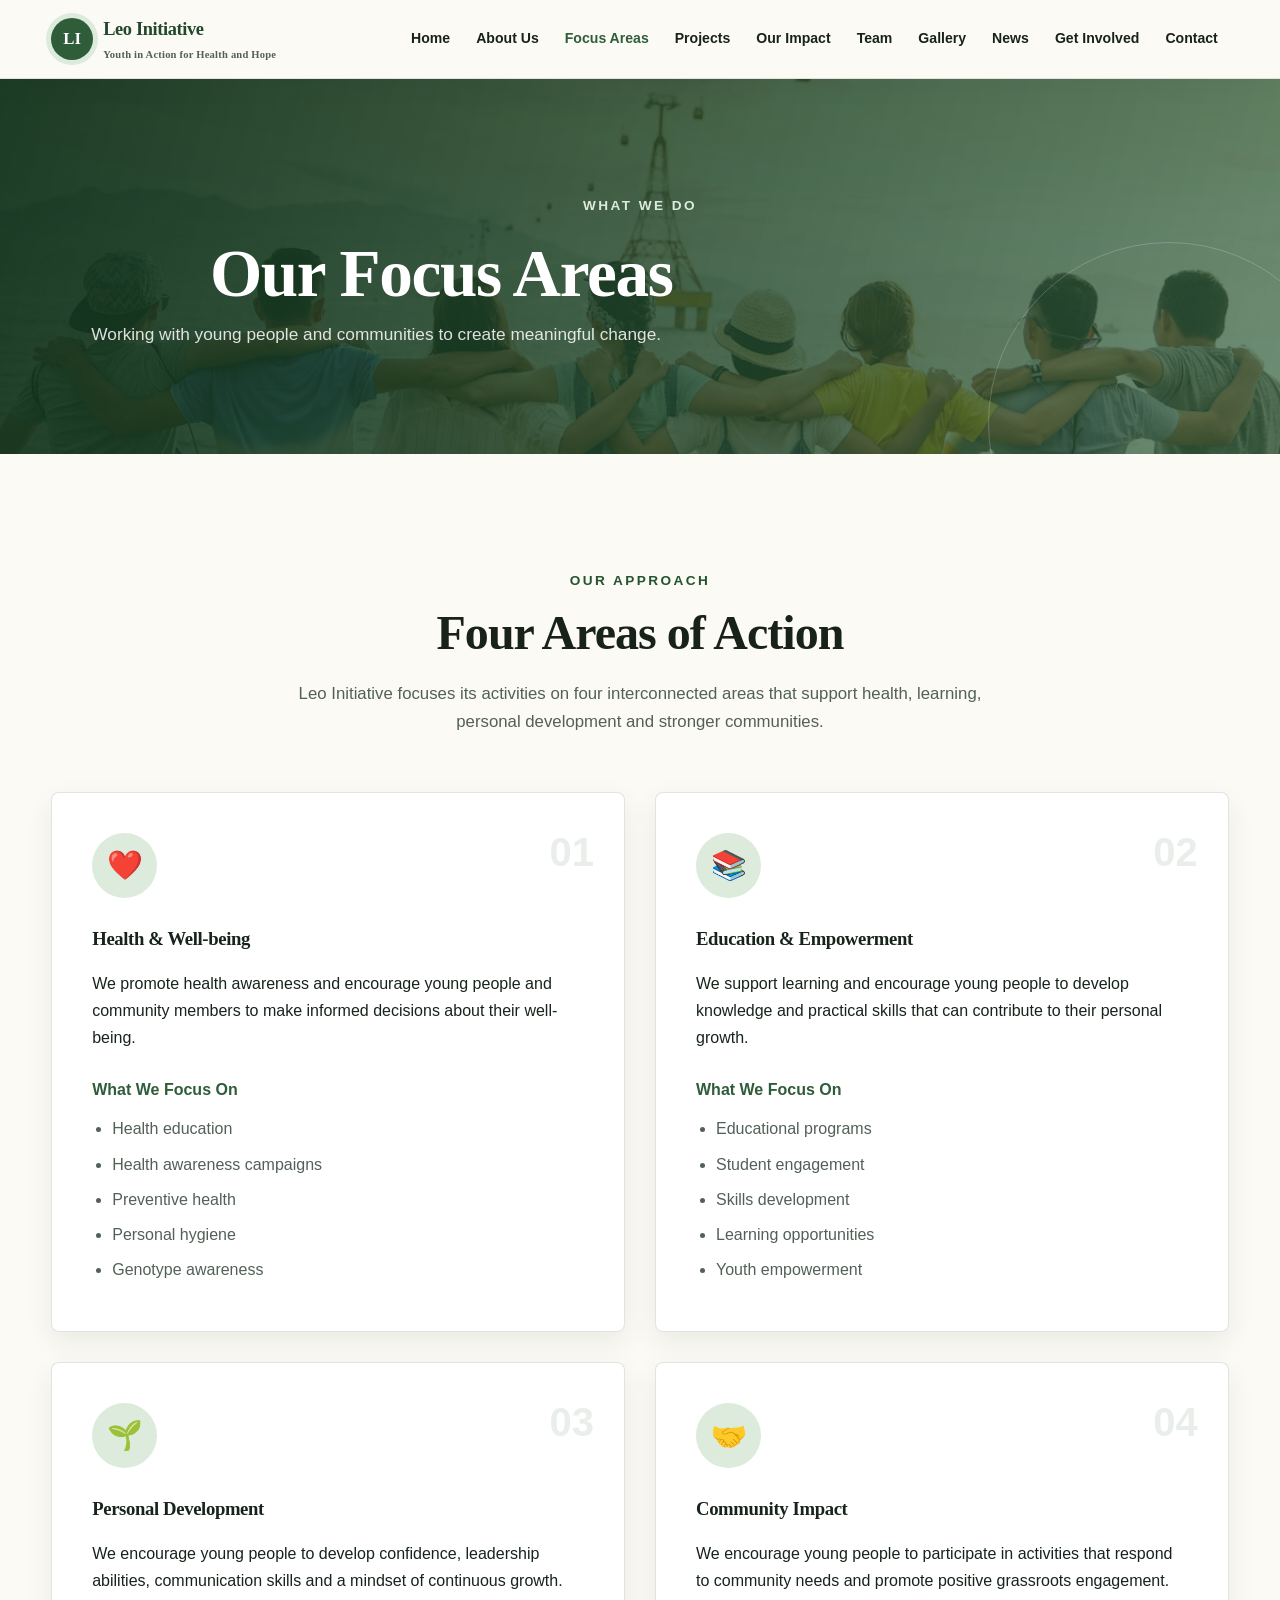
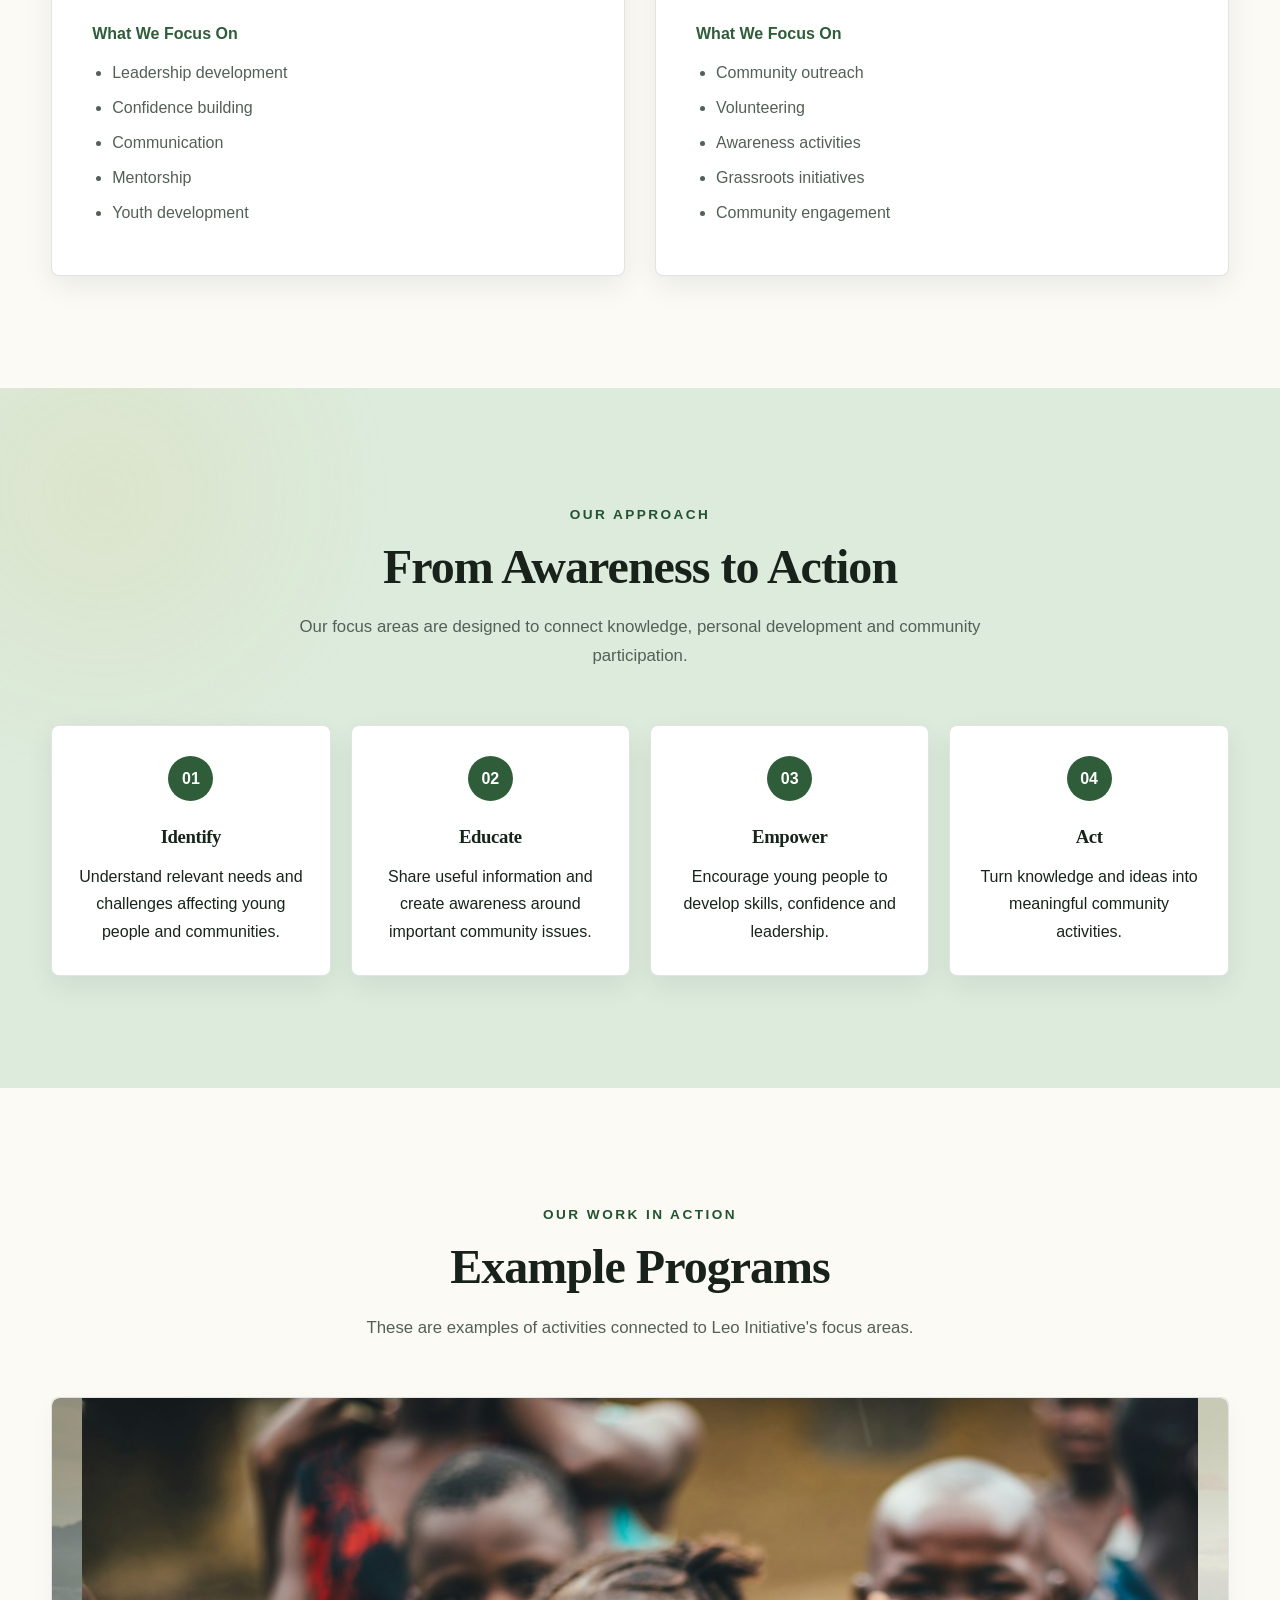
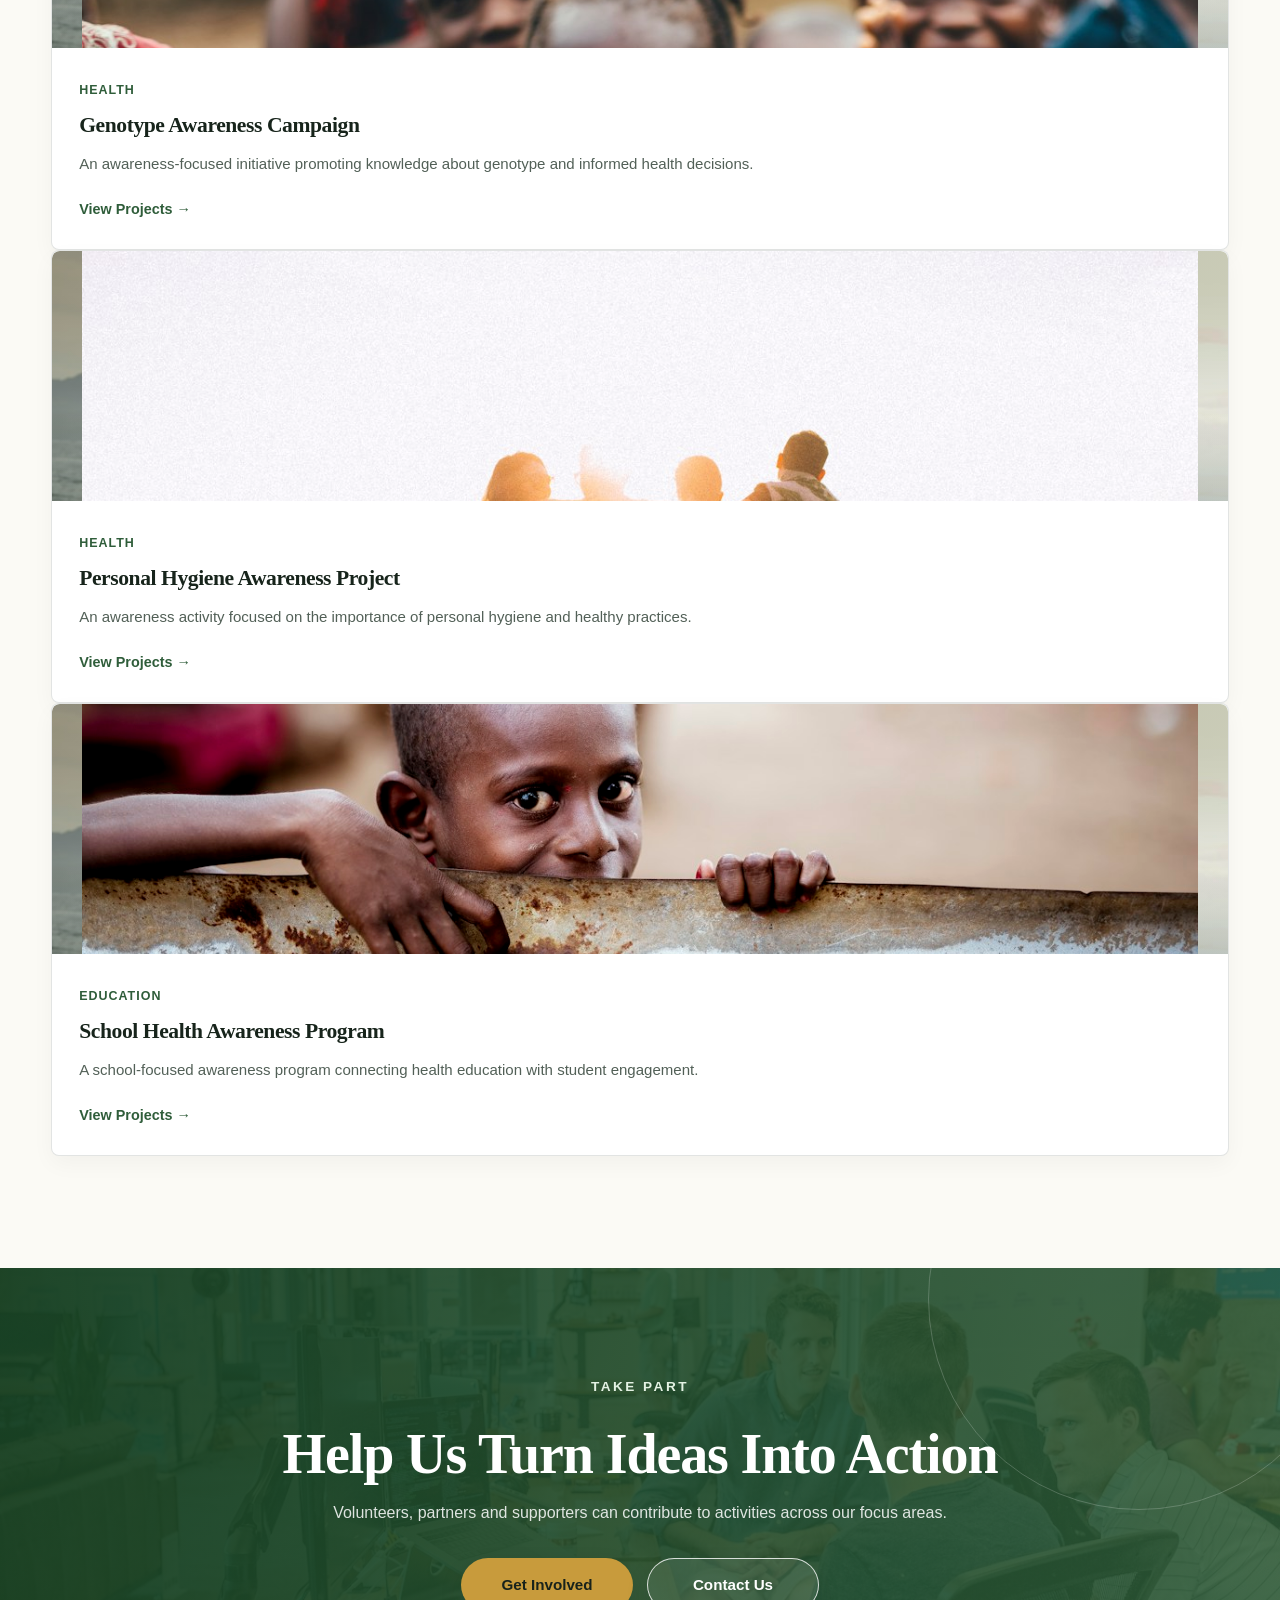
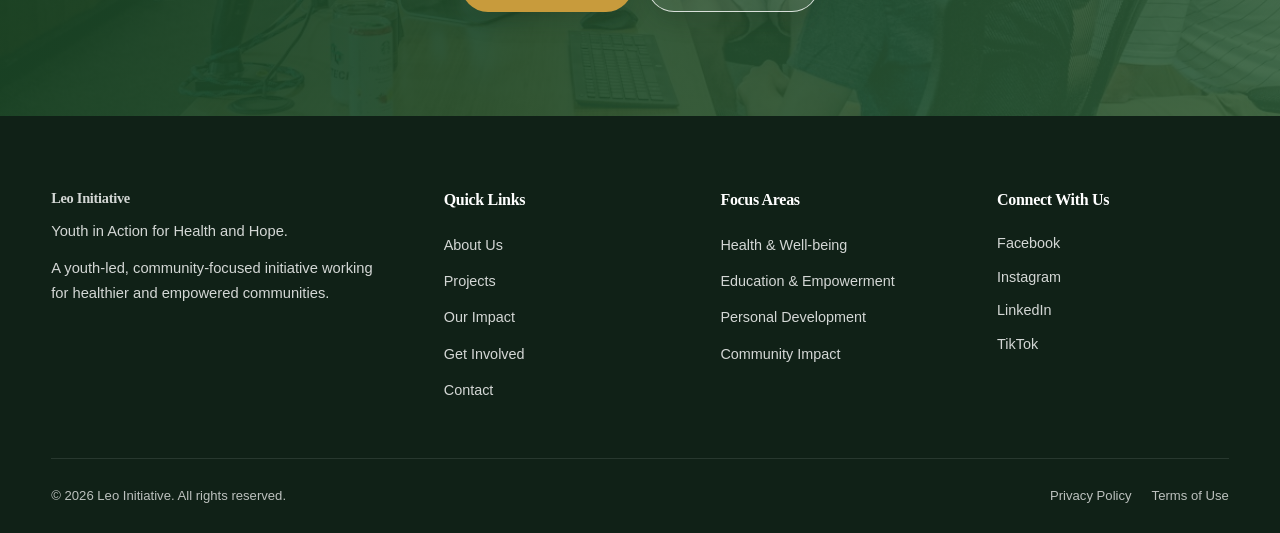
<file: focus-areas.html>
<!DOCTYPE html>
<html lang="en">

<head>

    <meta charset="UTF-8">

    <!-- Responsive design -->
    <meta
        name="viewport"
        content="width=device-width, initial-scale=1.0"
    >

    <!-- SEO -->
    <title>Focus Areas | Leo Initiative</title>

    <meta
        name="description"
        content="Explore the four focus areas of Leo Initiative: Health and Well-being, Education and Empowerment, Personal Development, and Community Impact."
    >

    <!-- Main CSS -->
    <link rel="stylesheet" href="assets/style.css">

</head>


<body>


    <!-- =====================================================
         HEADER
         ===================================================== -->

    <header class="site-header">

        <div class="container header-container">


            <!-- Logo -->

            <a href="index.html" class="logo">

                <span class="logo-mark">
                    LI
                </span>

                <span class="logo-text">

                    <strong>
                        Leo Initiative
                    </strong>

                    <small>
                        Youth in Action for Health and Hope
                    </small>

                </span>

            </a>


            <!-- Mobile menu -->

            <button
                class="menu-toggle"
                id="menuToggle"
                aria-label="Open navigation menu"
                aria-expanded="false"
                aria-controls="mainNav"
            >
                <span></span>
                <span></span>
                <span></span>
            </button>


            <!-- Navigation -->

            <nav
                class="main-nav"
                id="mainNav"
            >

                <a href="index.html">
                    Home
                </a>

                <a href="about.html">
                    About Us
                </a>

                <a
                    href="focus-areas.html"
                    class="active"
                >
                    Focus Areas
                </a>

                <a href="projects.html">
                    Projects
                </a>

                <a href="impact.html">
                    Our Impact
                </a>

                <a href="team.html">
                    Team
                </a>

                <a href="gallery.html">
                    Gallery
                </a>

                <a href="news.html">
                    News
                </a>

                <a href="get-involved.html">
                    Get Involved
                </a>

                <a href="contact.html">
                    Contact
                </a>

            </nav>

        </div>

    </header>



    <!-- =====================================================
         PAGE HERO
         ===================================================== -->

    <section class="page-hero">

        <div class="container">

            <span class="section-label light">
                WHAT WE DO
            </span>

            <h1>
                Our Focus Areas
            </h1>

            <p>
                Working with young people and communities
                to create meaningful change.
            </p>

        </div>

    </section>



    <!-- =====================================================
         INTRODUCTION
         ===================================================== -->

    <section class="section">

        <div class="container">

            <div class="section-heading center">

                <span class="section-label">
                    OUR APPROACH
                </span>

                <h2>
                    Four Areas of Action
                </h2>

                <p>
                    Leo Initiative focuses its activities on four
                    interconnected areas that support health,
                    learning, personal development and stronger
                    communities.
                </p>

            </div>


            <!-- Four focus areas -->

            <div class="focus-detail-grid">


                <!-- =================================================
                     01 HEALTH
                     ================================================= -->

                <article class="focus-detail-card">

                    <div class="focus-number">
                        01
                    </div>

                    <div class="focus-detail-icon">
                        ❤️
                    </div>

                    <h3>
                        Health &amp; Well-being
                    </h3>

                    <p>
                        We promote health awareness and encourage
                        young people and community members to make
                        informed decisions about their well-being.
                    </p>


                    <h4>
                        What We Focus On
                    </h4>

                    <ul>

                        <li>
                            Health education
                        </li>

                        <li>
                            Health awareness campaigns
                        </li>

                        <li>
                            Preventive health
                        </li>

                        <li>
                            Personal hygiene
                        </li>

                        <li>
                            Genotype awareness
                        </li>

                    </ul>

                </article>



                <!-- =================================================
                     02 EDUCATION
                     ================================================= -->

                <article class="focus-detail-card">

                    <div class="focus-number">
                        02
                    </div>

                    <div class="focus-detail-icon">
                        📚
                    </div>

                    <h3>
                        Education &amp; Empowerment
                    </h3>

                    <p>
                        We support learning and encourage young people
                        to develop knowledge and practical skills that
                        can contribute to their personal growth.
                    </p>


                    <h4>
                        What We Focus On
                    </h4>

                    <ul>

                        <li>
                            Educational programs
                        </li>

                        <li>
                            Student engagement
                        </li>

                        <li>
                            Skills development
                        </li>

                        <li>
                            Learning opportunities
                        </li>

                        <li>
                            Youth empowerment
                        </li>

                    </ul>

                </article>



                <!-- =================================================
                     03 PERSONAL DEVELOPMENT
                     ================================================= -->

                <article class="focus-detail-card">

                    <div class="focus-number">
                        03
                    </div>

                    <div class="focus-detail-icon">
                        🌱
                    </div>

                    <h3>
                        Personal Development
                    </h3>

                    <p>
                        We encourage young people to develop confidence,
                        leadership abilities, communication skills and
                        a mindset of continuous growth.
                    </p>


                    <h4>
                        What We Focus On
                    </h4>

                    <ul>

                        <li>
                            Leadership development
                        </li>

                        <li>
                            Confidence building
                        </li>

                        <li>
                            Communication
                        </li>

                        <li>
                            Mentorship
                        </li>

                        <li>
                            Youth development
                        </li>

                    </ul>

                </article>



                <!-- =================================================
                     04 COMMUNITY IMPACT
                     ================================================= -->

                <article class="focus-detail-card">

                    <div class="focus-number">
                        04
                    </div>

                    <div class="focus-detail-icon">
                        🤝
                    </div>

                    <h3>
                        Community Impact
                    </h3>

                    <p>
                        We encourage young people to participate in
                        activities that respond to community needs and
                        promote positive grassroots engagement.
                    </p>


                    <h4>
                        What We Focus On
                    </h4>

                    <ul>

                        <li>
                            Community outreach
                        </li>

                        <li>
                            Volunteering
                        </li>

                        <li>
                            Awareness activities
                        </li>

                        <li>
                            Grassroots initiatives
                        </li>

                        <li>
                            Community engagement
                        </li>

                    </ul>

                </article>

            </div>

        </div>

    </section>



    <!-- =====================================================
         HOW WE WORK
         ===================================================== -->

    <section class="section section-light">

        <div class="container">

            <div class="section-heading center">

                <span class="section-label">
                    OUR APPROACH
                </span>

                <h2>
                    From Awareness to Action
                </h2>

                <p>
                    Our focus areas are designed to connect knowledge,
                    personal development and community participation.
                </p>

            </div>


            <div class="approach-grid">


                <!-- Step 1 -->

                <div class="approach-item">

                    <span class="approach-number">
                        01
                    </span>

                    <h3>
                        Identify
                    </h3>

                    <p>
                        Understand relevant needs and challenges
                        affecting young people and communities.
                    </p>

                </div>


                <!-- Step 2 -->

                <div class="approach-item">

                    <span class="approach-number">
                        02
                    </span>

                    <h3>
                        Educate
                    </h3>

                    <p>
                        Share useful information and create awareness
                        around important community issues.
                    </p>

                </div>


                <!-- Step 3 -->

                <div class="approach-item">

                    <span class="approach-number">
                        03
                    </span>

                    <h3>
                        Empower
                    </h3>

                    <p>
                        Encourage young people to develop skills,
                        confidence and leadership.
                    </p>

                </div>


                <!-- Step 4 -->

                <div class="approach-item">

                    <span class="approach-number">
                        04
                    </span>

                    <h3>
                        Act
                    </h3>

                    <p>
                        Turn knowledge and ideas into meaningful
                        community activities.
                    </p>

                </div>

            </div>

        </div>

    </section>



    <!-- =====================================================
         FEATURED PROGRAM EXAMPLES
         ===================================================== -->

    <section class="section">

        <div class="container">

            <div class="section-heading">

                <span class="section-label">
                    OUR WORK IN ACTION
                </span>

                <h2>
                    Example Programs
                </h2>

                <p>
                    These are examples of activities connected to
                    Leo Initiative's focus areas.
                </p>

            </div>


            <div class="cards-grid three-cards">


                <!-- Program 1 -->

                <article class="project-card">

                    <div class="project-image">

                        <div class="image-placeholder">
                            <img src="assets/images/health.jpg" alt="Community health awareness activity">
                        </div>

                    </div>

                    <div class="project-content">

                        <span class="project-category">
                            HEALTH
                        </span>

                        <h3>
                            Genotype Awareness Campaign
                        </h3>

                        <p>
                            An awareness-focused initiative promoting
                            knowledge about genotype and informed
                            health decisions.
                        </p>

                        <a href="projects.html">
                            View Projects →
                        </a>

                    </div>

                </article>



                <!-- Program 2 -->

                <article class="project-card">

                    <div class="project-image">

                        <div class="image-placeholder">
                            <img src="assets/images/volunteers.jpg" alt="Volunteers supporting a hygiene project">
                        </div>

                    </div>

                    <div class="project-content">

                        <span class="project-category">
                            HEALTH
                        </span>

                        <h3>
                            Personal Hygiene Awareness Project
                        </h3>

                        <p>
                            An awareness activity focused on the
                            importance of personal hygiene and
                            healthy practices.
                        </p>

                        <a href="projects.html">
                            View Projects →
                        </a>

                    </div>

                </article>



                <!-- Program 3 -->

                <article class="project-card">

                    <div class="project-image">

                        <div class="image-placeholder">
                            <img src="assets/images/education.jpg" alt="Students taking part in an education program">
                        </div>

                    </div>

                    <div class="project-content">

                        <span class="project-category">
                            EDUCATION
                        </span>

                        <h3>
                            School Health Awareness Program
                        </h3>

                        <p>
                            A school-focused awareness program connecting
                            health education with student engagement.
                        </p>

                        <a href="projects.html">
                            View Projects →
                        </a>

                    </div>

                </article>

            </div>

        </div>

    </section>



    <!-- =====================================================
         CALL TO ACTION
         ===================================================== -->

    <section class="cta-section">

        <div class="container">

            <div class="cta-content">

                <span class="section-label light">
                    TAKE PART
                </span>

                <h2>
                    Help Us Turn Ideas Into Action
                </h2>

                <p>
                    Volunteers, partners and supporters can contribute
                    to activities across our focus areas.
                </p>

                <div class="cta-buttons">

                    <a
                        href="get-involved.html"
                        class="btn btn-primary"
                    >
                        Get Involved
                    </a>

                    <a
                        href="contact.html"
                        class="btn btn-outline"
                    >
                        Contact Us
                    </a>

                </div>

            </div>

        </div>

    </section>



    <!-- =====================================================
         FOOTER
         ===================================================== -->

    <footer class="site-footer">

        <div class="container footer-grid">


            <div class="footer-brand">

                <h3>
                    Leo Initiative
                </h3>

                <p>
                    Youth in Action for Health and Hope.
                </p>

                <p>
                    Gombe State, Nigeria
                </p>

            </div>


            <div class="footer-column">

                <h4>
                    Quick Links
                </h4>

                <a href="index.html">
                    Home
                </a>

                <a href="about.html">
                    About Us
                </a>

                <a href="projects.html">
                    Projects
                </a>

                <a href="news.html">
                    News
                </a>

                <a href="contact.html">
                    Contact
                </a>

            </div>


            <div class="footer-column">

                <h4>
                    Focus Areas
                </h4>

                <a href="focus-areas.html">
                    Health &amp; Well-being
                </a>

                <a href="focus-areas.html">
                    Education &amp; Empowerment
                </a>

                <a href="focus-areas.html">
                    Personal Development
                </a>

                <a href="focus-areas.html">
                    Community Impact
                </a>

            </div>


            <div class="footer-column">

                <h4>
                    Get Involved
                </h4>

                <a href="get-involved.html">
                    Volunteer
                </a>

                <a href="get-involved.html">
                    Partner With Us
                </a>

                <a href="get-involved.html">
                    Support Our Work
                </a>

            </div>

        </div>


        <div class="footer-bottom">

            <div class="container">

                <p>
                    ©
                    <span id="currentYear"></span>
                    Leo Initiative.
                    All Rights Reserved.
                </p>

                <div>

                    <a href="privacy-policy.html">
                        Privacy Policy
                    </a>

                    <a href="terms.html">
                        Terms
                    </a>

                </div>

            </div>

        </div>

    </footer>



    <!-- JavaScript -->

    <script src="assets/script.js?v=footer-2"></script>

</body>

</html>
</file>
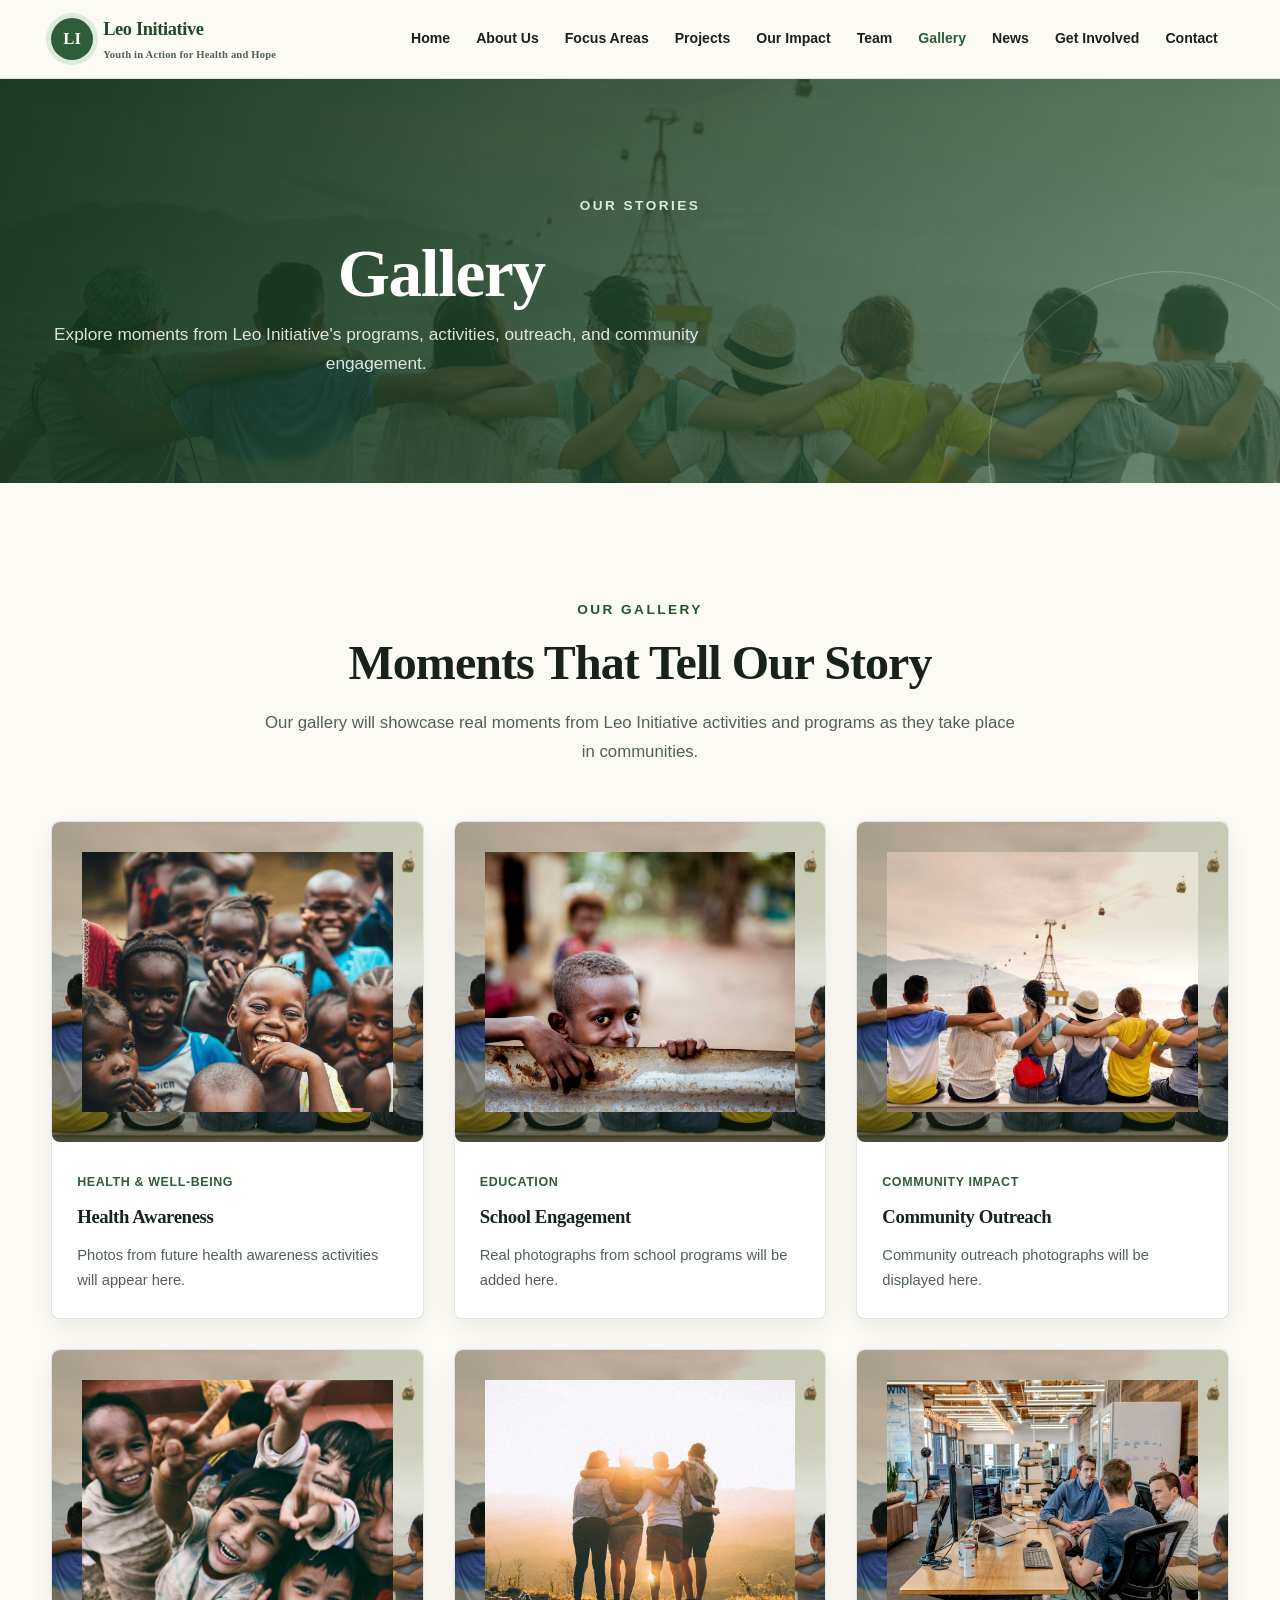
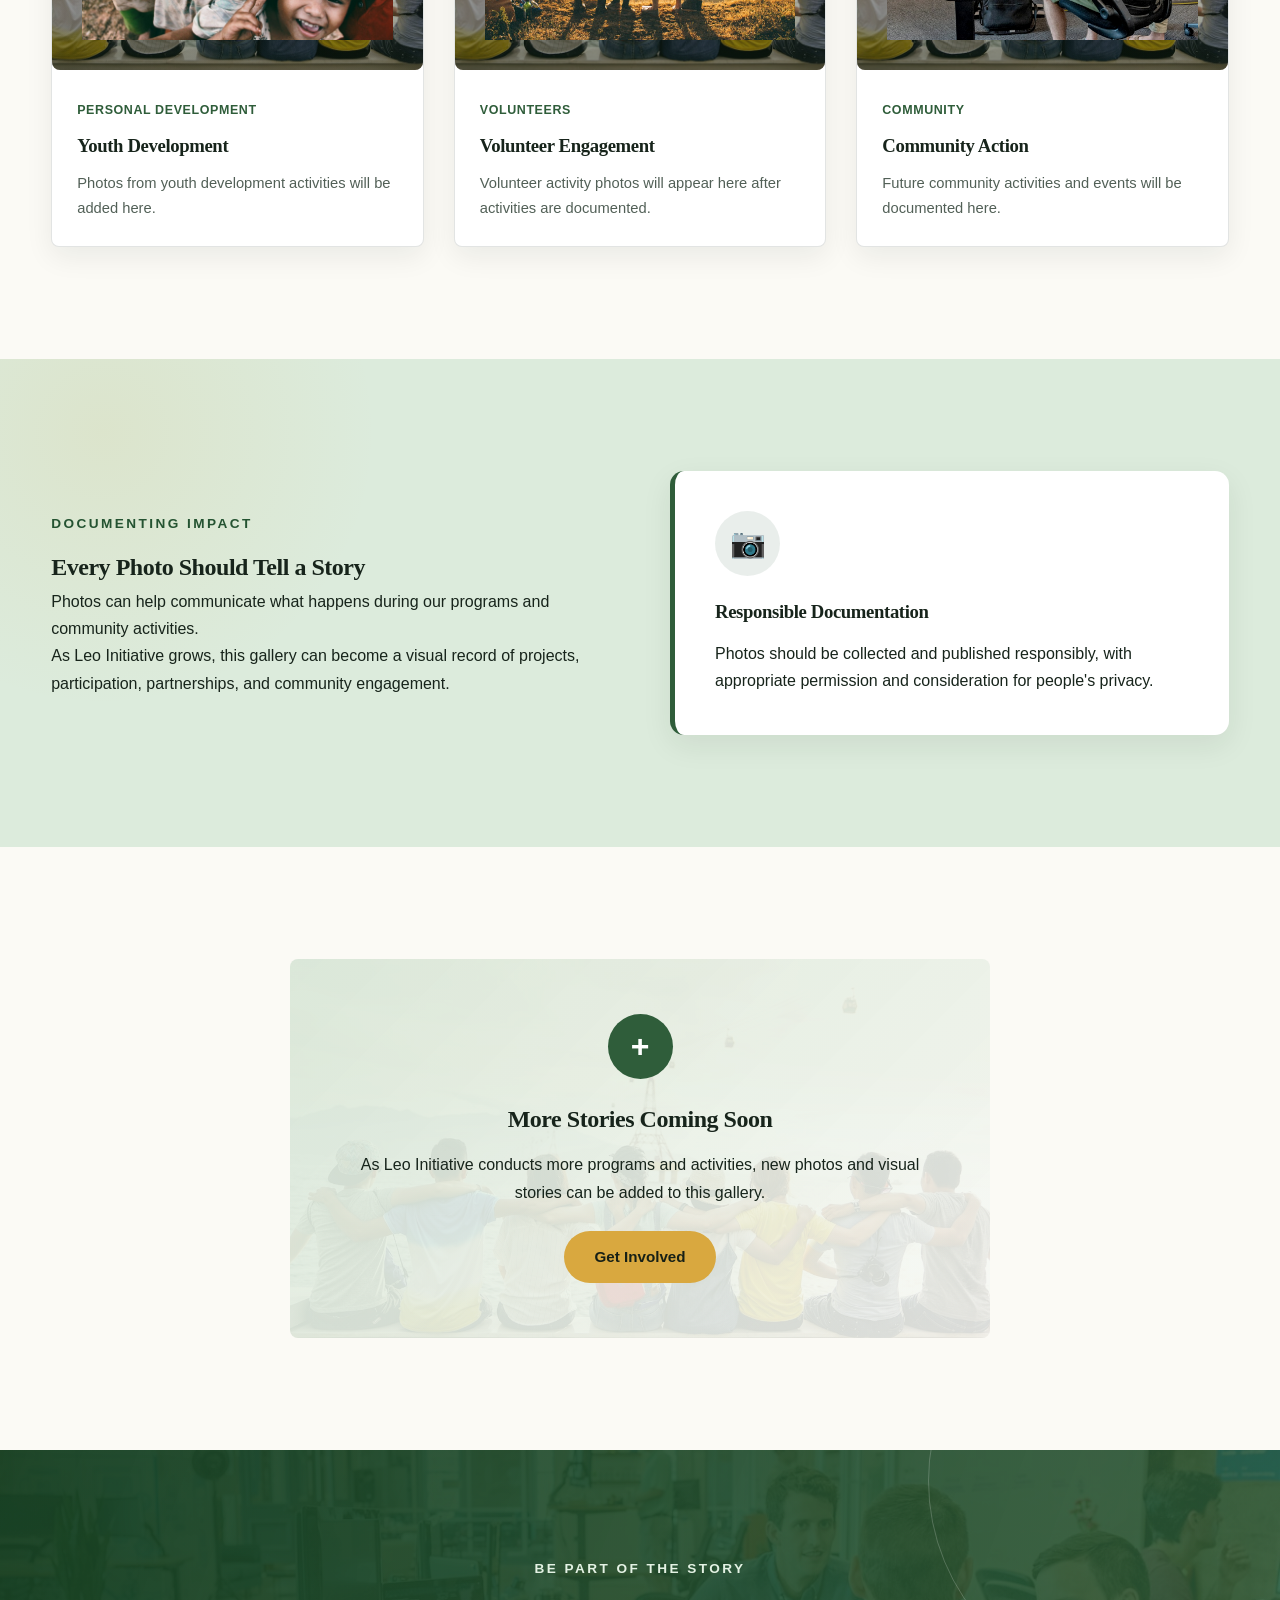
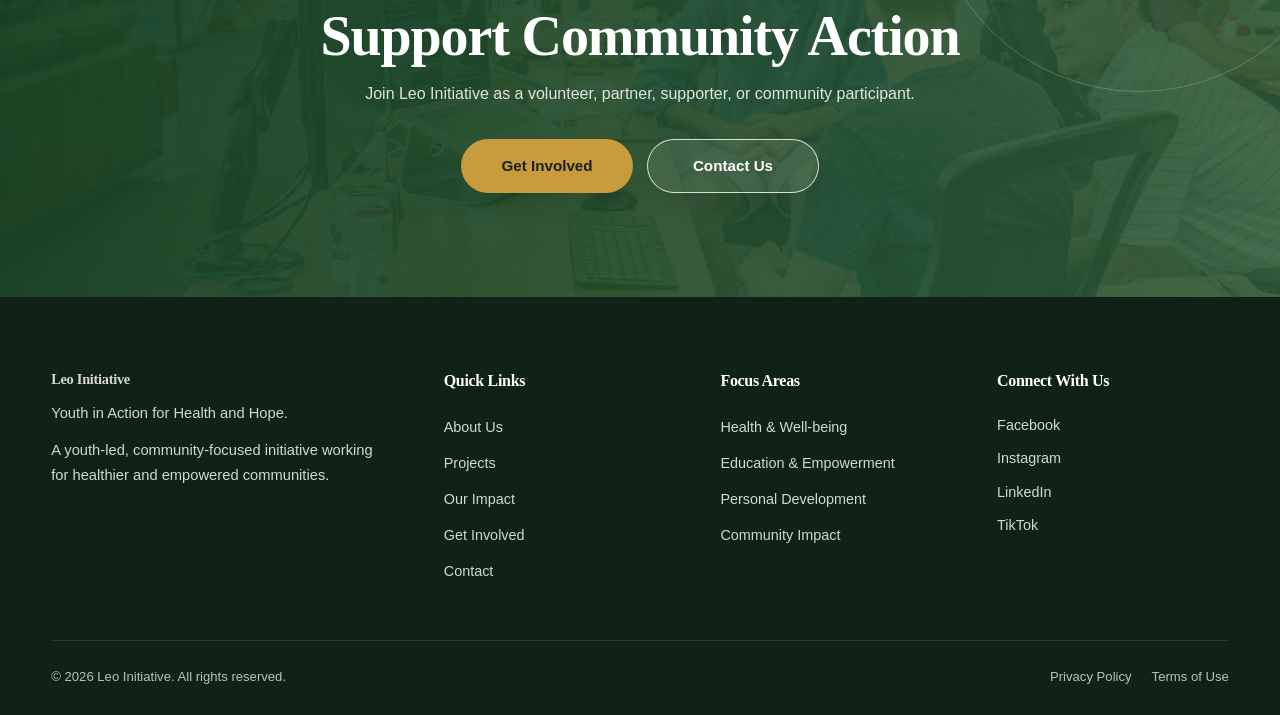
<file: gallery.html>
<!DOCTYPE html>
<html lang="en">

<head>
    <meta charset="UTF-8">

    <!-- Responsive design -->
    <meta name="viewport" content="width=device-width, initial-scale=1.0">

    <title>Gallery | Leo Initiative</title>

    <meta
        name="description"
        content="Explore photos and visual stories from Leo Initiative's community activities, programs, and events."
    >

    <!-- Main CSS -->
    <link rel="stylesheet" href="assets/style.css">

    <!-- Main JavaScript -->
    <script src="assets/script.js?v=footer-2" defer></script>
</head>

<body>

    <!-- =====================================================
         HEADER
         ===================================================== -->
    <header class="site-header">

        <div class="container header-container">

            <!-- Organization logo/name -->
            <a href="index.html" class="logo">

                <span class="logo-mark">
                    LI
                </span>

                <span class="logo-text">
                    <strong>Leo Initiative</strong>
                    <small>
                        Youth in Action for Health and Hope
                    </small>
                </span>

            </a>


            <!-- Mobile menu button -->
            <button
                class="menu-toggle"
                id="menuToggle"
                aria-label="Open navigation menu"
                aria-expanded="false"
                aria-controls="mainNav"
            >
                <span></span>
                <span></span>
                <span></span>
            </button>


            <!-- Navigation -->
            <nav class="main-nav" id="mainNav">

                <a href="index.html">Home</a>

                <a href="about.html">About Us</a>

                <a href="focus-areas.html">Focus Areas</a>

                <a href="projects.html">Projects</a>

                <a href="impact.html">Our Impact</a>

                <a href="team.html">Team</a>

                <a href="gallery.html" class="active">Gallery</a>

                <a href="news.html">News</a>

                <a href="get-involved.html">Get Involved</a>

                <a href="contact.html">Contact</a>

            </nav>

        </div>

    </header>


    <!-- =====================================================
         MAIN CONTENT
         ===================================================== -->
    <main>


        <!-- =================================================
             PAGE HERO
             ================================================= -->
        <section class="page-hero">

            <div class="container">

                <span class="section-label light">
                    OUR STORIES
                </span>

                <h1>Gallery</h1>

                <p>
                    Explore moments from Leo Initiative's programs,
                    activities, outreach, and community engagement.
                </p>

            </div>

        </section>


        <!-- =================================================
             INTRODUCTION
             ================================================= -->
        <section class="section">

            <div class="container">

                <div class="section-heading center">

                    <span class="section-label">
                        OUR GALLERY
                    </span>

                    <h2>
                        Moments That Tell Our Story
                    </h2>

                    <p>
                        Our gallery will showcase real moments from
                        Leo Initiative activities and programs as
                        they take place in communities.
                    </p>

                </div>


                <!-- =================================================
                     GALLERY GRID
                     ================================================= -->
                <div class="gallery-grid">


                    <!-- Gallery item 1 -->
                    <article class="gallery-item">

                        <div class="gallery-image image-placeholder">
                            <img src="assets/images/health.jpg" alt="Health awareness activity">
                        </div>

                        <div class="gallery-caption">

                            <span class="gallery-category">
                                Health & Well-being
                            </span>

                            <h3>
                                Health Awareness
                            </h3>

                            <p>
                                Photos from future health awareness
                                activities will appear here.
                            </p>

                        </div>

                    </article>


                    <!-- Gallery item 2 -->
                    <article class="gallery-item">

                        <div class="gallery-image image-placeholder">
                            <img src="assets/images/education.jpg" alt="School engagement program">
                        </div>

                        <div class="gallery-caption">

                            <span class="gallery-category">
                                Education
                            </span>

                            <h3>
                                School Engagement
                            </h3>

                            <p>
                                Real photographs from school programs
                                will be added here.
                            </p>

                        </div>

                    </article>


                    <!-- Gallery item 3 -->
                    <article class="gallery-item">

                        <div class="gallery-image image-placeholder">
                            <img src="assets/images/community.jpg" alt="Community outreach activity">
                        </div>

                        <div class="gallery-caption">

                            <span class="gallery-category">
                                Community Impact
                            </span>

                            <h3>
                                Community Outreach
                            </h3>

                            <p>
                                Community outreach photographs will
                                be displayed here.
                            </p>

                        </div>

                    </article>


                    <!-- Gallery item 4 -->
                    <article class="gallery-item">

                        <div class="gallery-image image-placeholder">
                            <img src="assets/images/hero-action.jpg" alt="Youth development activity">
                        </div>

                        <div class="gallery-caption">

                            <span class="gallery-category">
                                Personal Development
                            </span>

                            <h3>
                                Youth Development
                            </h3>

                            <p>
                                Photos from youth development activities
                                will be added here.
                            </p>

                        </div>

                    </article>


                    <!-- Gallery item 5 -->
                    <article class="gallery-item">

                        <div class="gallery-image image-placeholder">
                            <img src="assets/images/volunteers.jpg" alt="Volunteer engagement activity">
                        </div>

                        <div class="gallery-caption">

                            <span class="gallery-category">
                                Volunteers
                            </span>

                            <h3>
                                Volunteer Engagement
                            </h3>

                            <p>
                                Volunteer activity photos will appear
                                here after activities are documented.
                            </p>

                        </div>

                    </article>


                    <!-- Gallery item 6 -->
                    <article class="gallery-item">

                        <div class="gallery-image image-placeholder">
                            <img src="assets/images/partnership.jpg" alt="Community initiative and partners">
                        </div>

                        <div class="gallery-caption">

                            <span class="gallery-category">
                                Community
                            </span>

                            <h3>
                                Community Action
                            </h3>

                            <p>
                                Future community activities and events
                                will be documented here.
                            </p>

                        </div>

                    </article>


                </div>

            </div>

        </section>


        <!-- =================================================
             GALLERY DOCUMENTATION
             ================================================= -->
        <section class="section section-light">

            <div class="container">

                <div class="two-column gallery-info">

                    <div>

                        <span class="section-label">
                            DOCUMENTING IMPACT
                        </span>

                        <h2>
                            Every Photo Should Tell a Story
                        </h2>

                        <p>
                            Photos can help communicate what happens
                            during our programs and community activities.
                        </p>

                        <p>
                            As Leo Initiative grows, this gallery can
                            become a visual record of projects,
                            participation, partnerships, and community
                            engagement.
                        </p>

                    </div>


                    <div class="gallery-document-box">

                        <div class="gallery-document-icon">
                            📷
                        </div>

                        <h3>
                            Responsible Documentation
                        </h3>

                        <p>
                            Photos should be collected and published
                            responsibly, with appropriate permission
                            and consideration for people's privacy.
                        </p>

                    </div>

                </div>

            </div>

        </section>


        <!-- =================================================
             FUTURE GALLERY
             ================================================= -->
        <section class="section">

            <div class="container">

                <div class="future-gallery-box">

                    <div class="future-gallery-icon">
                        +
                    </div>

                    <h2>
                        More Stories Coming Soon
                    </h2>

                    <p>
                        As Leo Initiative conducts more programs and
                        activities, new photos and visual stories
                        can be added to this gallery.
                    </p>

                    <a href="get-involved.html" class="btn btn-primary">
                        Get Involved
                    </a>

                </div>

            </div>

        </section>


        <!-- =================================================
             CTA
             ================================================= -->
        <section class="cta-section">

            <div class="container">

                <div class="cta-content">

                    <span class="section-label light">
                        BE PART OF THE STORY
                    </span>

                    <h2>
                        Support Community Action
                    </h2>

                    <p>
                        Join Leo Initiative as a volunteer, partner,
                        supporter, or community participant.
                    </p>

                    <div class="cta-buttons">

                        <a
                            href="get-involved.html"
                            class="btn btn-primary"
                        >
                            Get Involved
                        </a>

                        <a
                            href="contact.html"
                            class="btn btn-outline-light"
                        >
                            Contact Us
                        </a>

                    </div>

                </div>

            </div>

        </section>

    </main>


    <!-- =====================================================
         FOOTER
         ===================================================== -->
    <footer class="site-footer">

        <div class="container footer-grid">

            <!-- Organization -->
            <div class="footer-column">

                <h3>Leo Initiative</h3>

                <p>
                    Youth in Action for Health and Hope.
                </p>

                <p>
                    A youth-led, community-focused initiative
                    working in Gombe State, Nigeria.
                </p>

            </div>


            <!-- Quick links -->
            <div class="footer-column">

                <h3>Quick Links</h3>

                <a href="index.html">Home</a>
                <a href="about.html">About Us</a>
                <a href="projects.html">Projects</a>
                <a href="impact.html">Our Impact</a>
                <a href="team.html">Our Team</a>

            </div>


            <!-- Focus areas -->
            <div class="footer-column">

                <h3>Focus Areas</h3>

                <a href="focus-areas.html">
                    Health & Well-being
                </a>

                <a href="focus-areas.html">
                    Education & Empowerment
                </a>

                <a href="focus-areas.html">
                    Personal Development
                </a>

                <a href="focus-areas.html">
                    Community Impact
                </a>

            </div>


            <!-- Contact -->
            <div class="footer-column">

                <h3>Contact</h3>

                <p>
                    Bogo Bypass Road,
                    Akko LGA,
                    Gombe State, Nigeria
                </p>

                <p>
                    Email: Coming Soon
                </p>

                <p>
                    Phone: Coming Soon
                </p>

            </div>

        </div>


        <!-- Footer bottom -->
        <div class="footer-bottom">

            <div class="container">

                <p>
                    &copy;
                    <span id="currentYear"></span>
                    Leo Initiative. All rights reserved.
                </p>

                <div class="footer-legal">

                    <a href="privacy-policy.html">
                        Privacy Policy
                    </a>

                    <a href="terms.html">
                        Terms & Conditions
                    </a>

                </div>

            </div>

        </div>

    </footer>

</body>

</html>
</file>
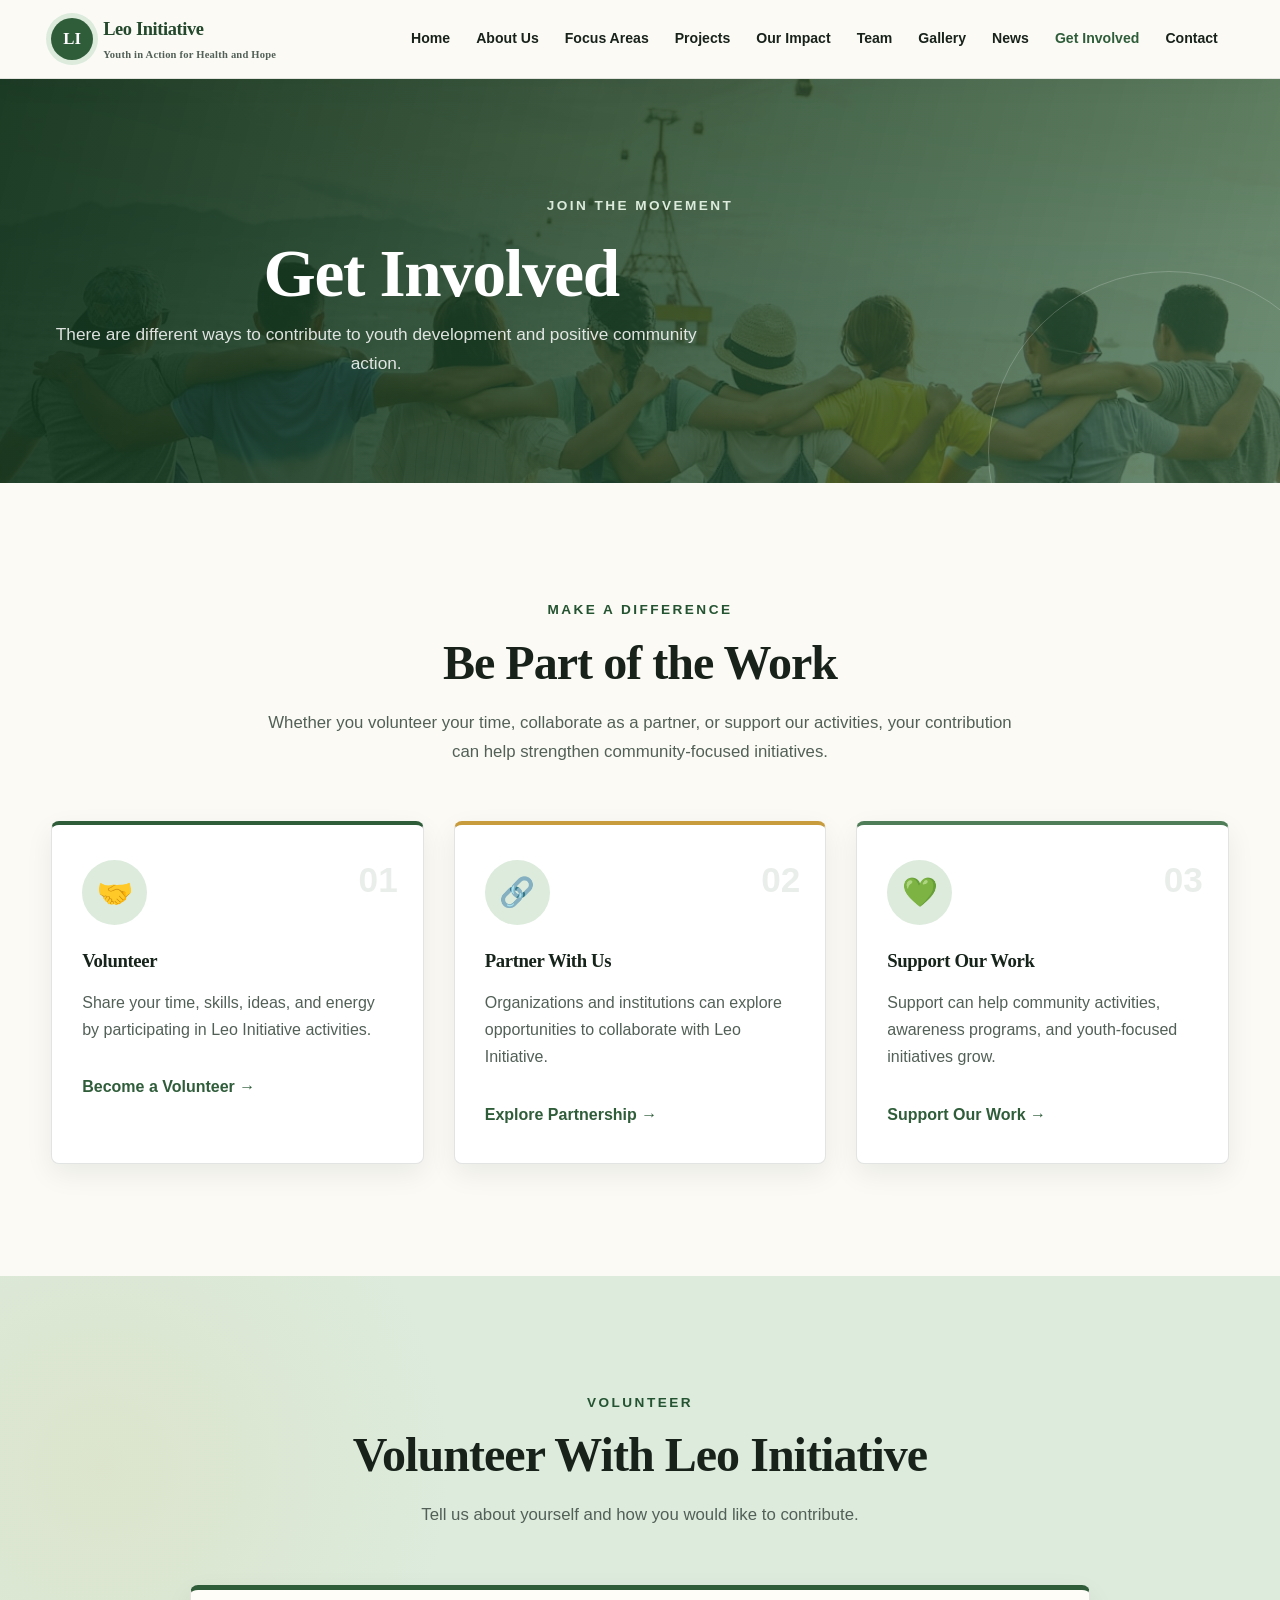
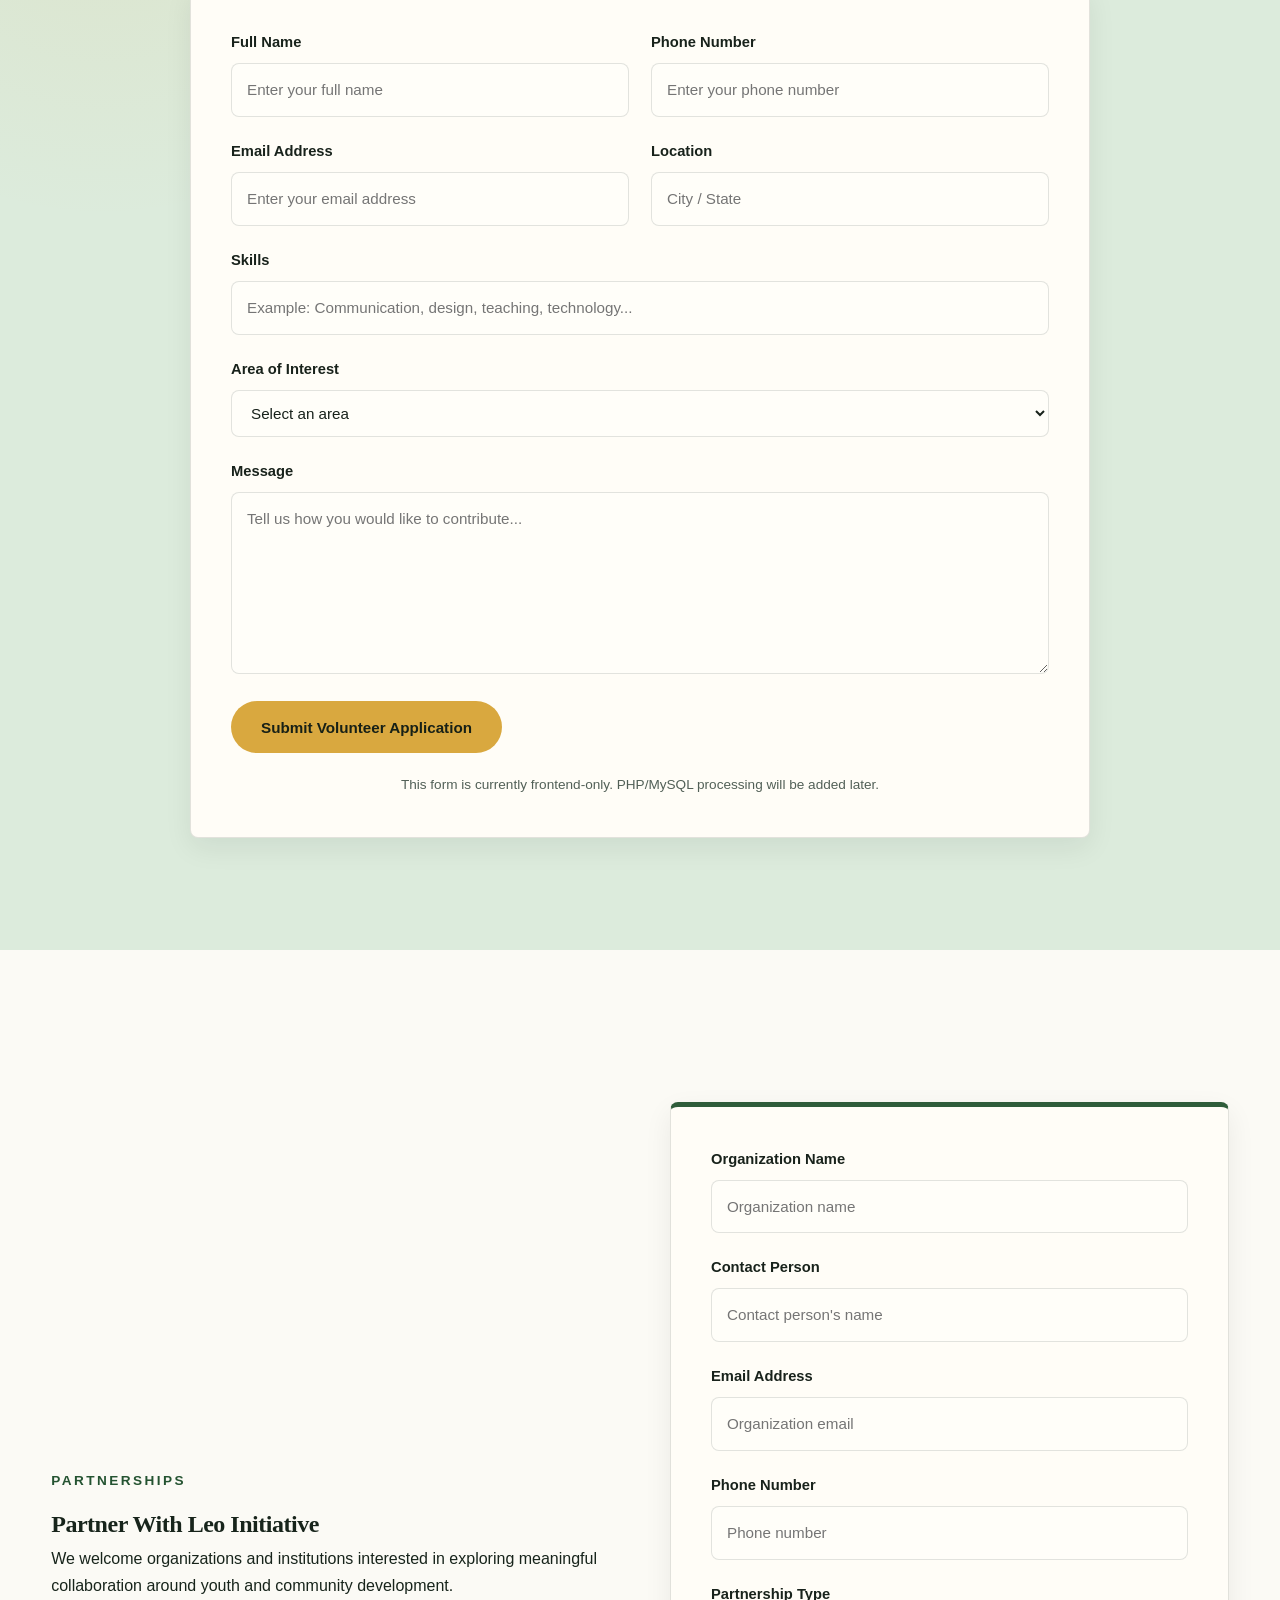
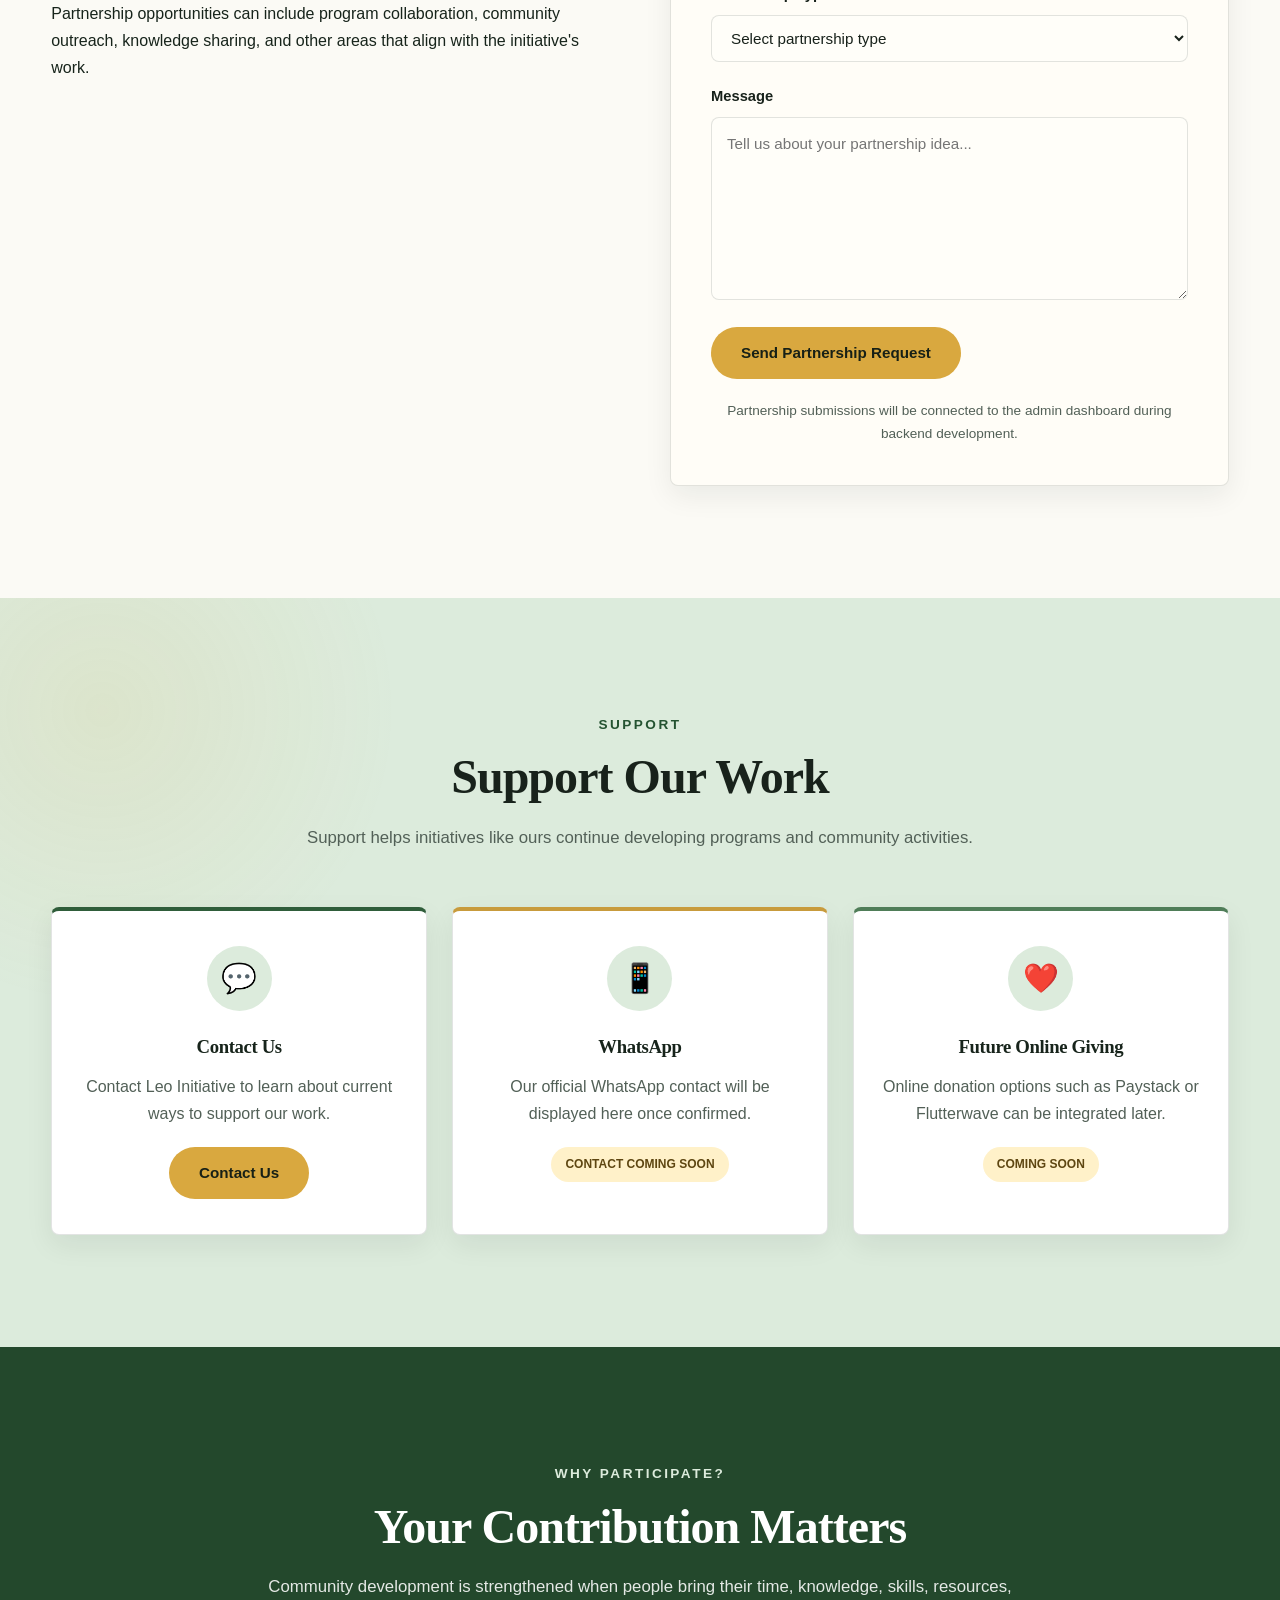
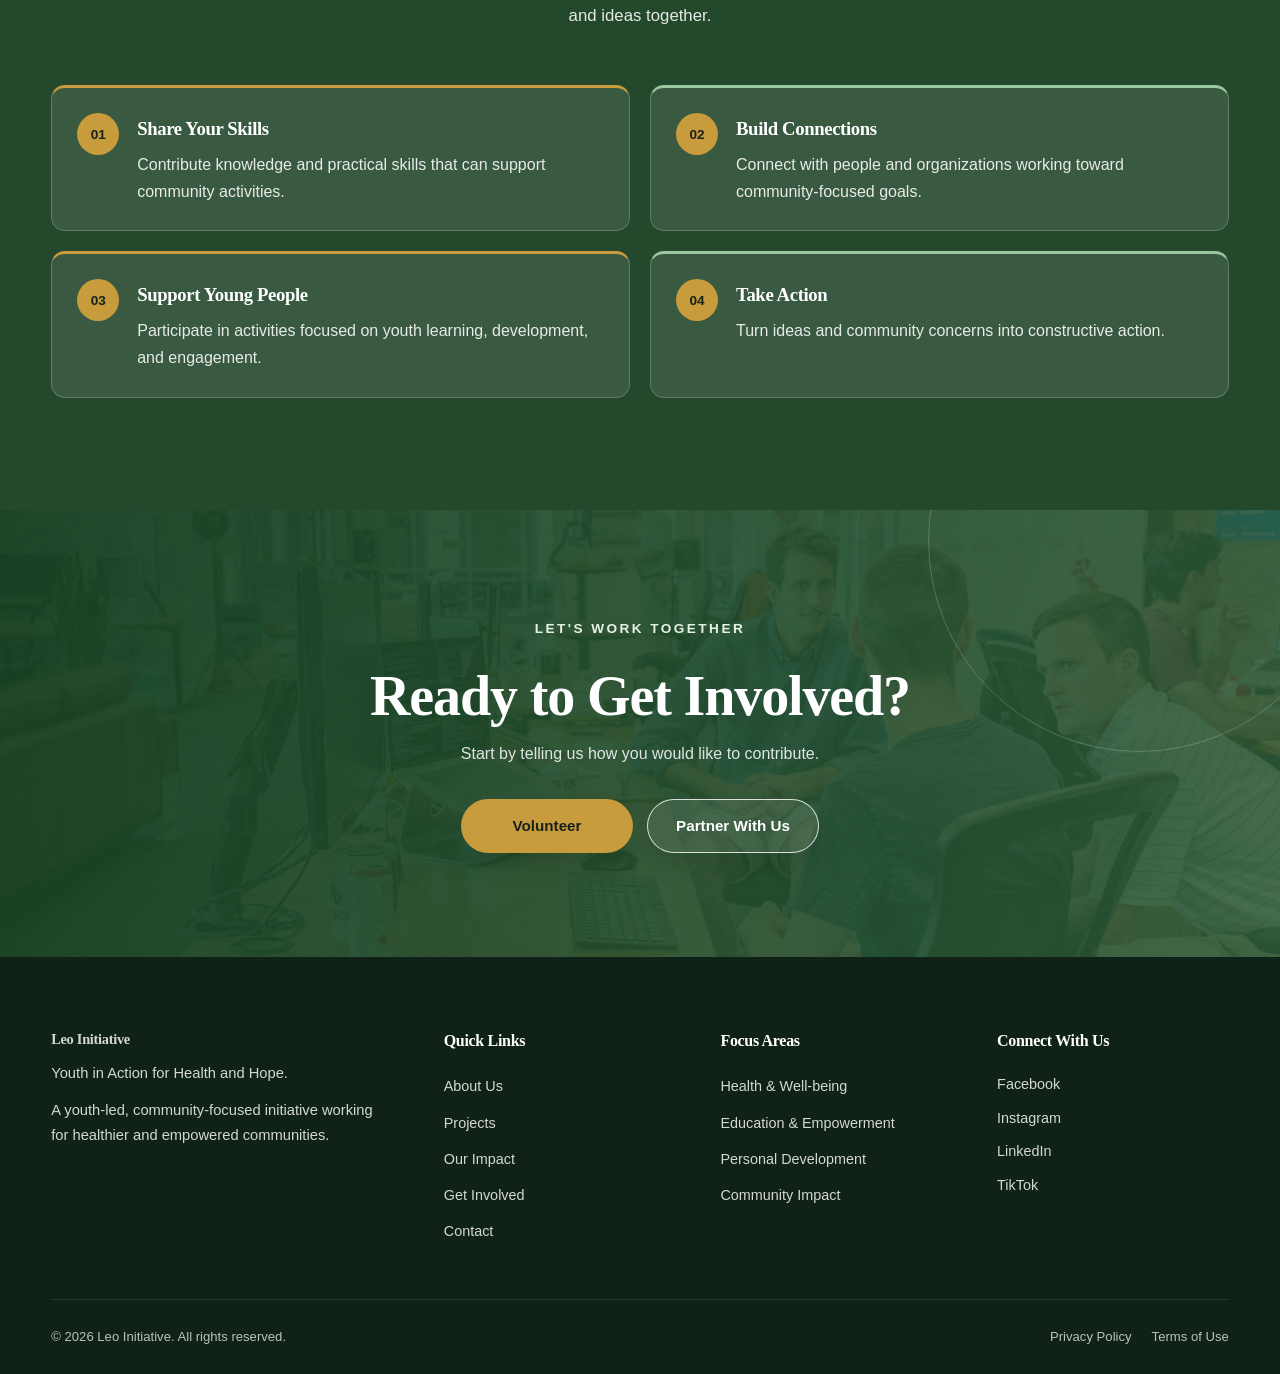
<file: get-involved.html>
<!DOCTYPE html>
<html lang="en">

<head>
    <meta charset="UTF-8">

    <!-- Responsive design -->
    <meta name="viewport" content="width=device-width, initial-scale=1.0">

    <title>Get Involved | Leo Initiative</title>

    <meta
        name="description"
        content="Volunteer, partner, support, and work with Leo Initiative to contribute to youth and community development."
    >

    <!-- Main stylesheet -->
    <link rel="stylesheet" href="assets/style.css">

    <!-- Main JavaScript -->
    <script src="assets/script.js?v=footer-2" defer></script>
</head>

<body>

    <!-- =====================================================
         HEADER
         ===================================================== -->
    <header class="site-header">

        <div class="container header-container">

            <!-- Logo -->
            <a href="index.html" class="logo">

                <span class="logo-mark">
                    LI
                </span>

                <span class="logo-text">

                    <strong>Leo Initiative</strong>

                    <small>
                        Youth in Action for Health and Hope
                    </small>

                </span>

            </a>


            <!-- Mobile menu button -->
            <button
                class="menu-toggle"
                id="menuToggle"
                aria-label="Open navigation menu"
                aria-expanded="false"
                aria-controls="mainNav"
            >
                <span></span>
                <span></span>
                <span></span>
            </button>


            <!-- Navigation -->
            <nav class="main-nav" id="mainNav">

                <a href="index.html">Home</a>

                <a href="about.html">About Us</a>

                <a href="focus-areas.html">Focus Areas</a>

                <a href="projects.html">Projects</a>

                <a href="impact.html">Our Impact</a>

                <a href="team.html">Team</a>

                <a href="gallery.html">Gallery</a>

                <a href="news.html">News</a>

                <a href="get-involved.html" class="active">
                    Get Involved
                </a>

                <a href="contact.html">Contact</a>

            </nav>

        </div>

    </header>


    <!-- =====================================================
         MAIN CONTENT
         ===================================================== -->
    <main>


        <!-- =================================================
             PAGE HERO
             ================================================= -->
        <section class="page-hero">

            <div class="container">

                <span class="section-label light">
                    JOIN THE MOVEMENT
                </span>

                <h1>
                    Get Involved
                </h1>

                <p>
                    There are different ways to contribute to
                    youth development and positive community action.
                </p>

            </div>

        </section>


        <!-- =================================================
             INTRODUCTION
             ================================================= -->
        <section class="section">

            <div class="container">

                <div class="section-heading center">

                    <span class="section-label">
                        MAKE A DIFFERENCE
                    </span>

                    <h2>
                        Be Part of the Work
                    </h2>

                    <p>
                        Whether you volunteer your time, collaborate
                        as a partner, or support our activities,
                        your contribution can help strengthen
                        community-focused initiatives.
                    </p>

                </div>


                <!-- Involvement cards -->
                <div class="involvement-grid">


                    <!-- Volunteer -->
                    <article class="involvement-card">

                        <div class="involvement-icon">
                            🤝
                        </div>

                        <span class="involvement-number">
                            01
                        </span>

                        <h3>
                            Volunteer
                        </h3>

                        <p>
                            Share your time, skills, ideas, and
                            energy by participating in Leo Initiative
                            activities.
                        </p>

                        <a
                            href="#volunteer"
                            class="text-link"
                        >
                            Become a Volunteer →
                        </a>

                    </article>


                    <!-- Partnership -->
                    <article class="involvement-card">

                        <div class="involvement-icon">
                            🔗
                        </div>

                        <span class="involvement-number">
                            02
                        </span>

                        <h3>
                            Partner With Us
                        </h3>

                        <p>
                            Organizations and institutions can explore
                            opportunities to collaborate with
                            Leo Initiative.
                        </p>

                        <a
                            href="#partnership"
                            class="text-link"
                        >
                            Explore Partnership →
                        </a>

                    </article>


                    <!-- Support -->
                    <article class="involvement-card">

                        <div class="involvement-icon">
                            💚
                        </div>

                        <span class="involvement-number">
                            03
                        </span>

                        <h3>
                            Support Our Work
                        </h3>

                        <p>
                            Support can help community activities,
                            awareness programs, and youth-focused
                            initiatives grow.
                        </p>

                        <a
                            href="#support"
                            class="text-link"
                        >
                            Support Our Work →
                        </a>

                    </article>

                </div>

            </div>

        </section>


        <!-- =================================================
             VOLUNTEER SECTION
             ================================================= -->
        <section
            class="section section-light"
            id="volunteer"
        >

            <div class="container">

                <div class="section-heading center">

                    <span class="section-label">
                        VOLUNTEER
                    </span>

                    <h2>
                        Volunteer With Leo Initiative
                    </h2>

                    <p>
                        Tell us about yourself and how you would
                        like to contribute.
                    </p>

                </div>


                <div class="involvement-form-wrapper">

                    <form
                        class="involvement-form"
                        id="volunteerForm"
                        action="#"
                        method="post"
                    >

                        <!-- Name -->
                        <div class="form-group">

                            <label for="volunteerName">
                                Full Name
                            </label>

                            <input
                                type="text"
                                id="volunteerName"
                                name="name"
                                placeholder="Enter your full name"
                                required
                            >

                        </div>


                        <!-- Phone -->
                        <div class="form-group">

                            <label for="volunteerPhone">
                                Phone Number
                            </label>

                            <input
                                type="tel"
                                id="volunteerPhone"
                                name="phone"
                                placeholder="Enter your phone number"
                                required
                            >

                        </div>


                        <!-- Email -->
                        <div class="form-group">

                            <label for="volunteerEmail">
                                Email Address
                            </label>

                            <input
                                type="email"
                                id="volunteerEmail"
                                name="email"
                                placeholder="Enter your email address"
                                required
                            >

                        </div>


                        <!-- Location -->
                        <div class="form-group">

                            <label for="volunteerLocation">
                                Location
                            </label>

                            <input
                                type="text"
                                id="volunteerLocation"
                                name="location"
                                placeholder="City / State"
                                required
                            >

                        </div>


                        <!-- Skills -->
                        <div class="form-group form-group-full">

                            <label for="volunteerSkills">
                                Skills
                            </label>

                            <input
                                type="text"
                                id="volunteerSkills"
                                name="skills"
                                placeholder="Example: Communication, design, teaching, technology..."
                            >

                        </div>


                        <!-- Interest -->
                        <div class="form-group form-group-full">

                            <label for="volunteerInterest">
                                Area of Interest
                            </label>

                            <select
                                id="volunteerInterest"
                                name="interest"
                                required
                            >

                                <option value="">
                                    Select an area
                                </option>

                                <option value="health">
                                    Health & Well-being
                                </option>

                                <option value="education">
                                    Education & Empowerment
                                </option>

                                <option value="personal-development">
                                    Personal Development
                                </option>

                                <option value="community-impact">
                                    Community Impact
                                </option>

                                <option value="other">
                                    Other
                                </option>

                            </select>

                        </div>


                        <!-- Message -->
                        <div class="form-group form-group-full">

                            <label for="volunteerMessage">
                                Message
                            </label>

                            <textarea
                                id="volunteerMessage"
                                name="message"
                                rows="6"
                                placeholder="Tell us how you would like to contribute..."
                            ></textarea>

                        </div>


                        <!-- Submit -->
                        <div class="form-submit">

                            <button
                                type="submit"
                                class="btn btn-primary"
                            >
                                Submit Volunteer Application
                            </button>

                        </div>

                    </form>

                    <!-- Debug / backend note -->
                    <p class="form-note">
                        This form is currently frontend-only.
                        PHP/MySQL processing will be added later.
                    </p>

                </div>

            </div>

        </section>


        <!-- =================================================
             PARTNERSHIP SECTION
             ================================================= -->
        <section
            class="section"
            id="partnership"
        >

            <div class="container">

                <div class="two-column">

                    <div>

                        <span class="section-label">
                            PARTNERSHIPS
                        </span>

                        <h2>
                            Partner With Leo Initiative
                        </h2>

                        <p>
                            We welcome organizations and institutions
                            interested in exploring meaningful
                            collaboration around youth and community
                            development.
                        </p>

                        <p>
                            Partnership opportunities can include
                            program collaboration, community outreach,
                            knowledge sharing, and other areas that
                            align with the initiative's work.
                        </p>

                    </div>


                    <div class="involvement-form-wrapper">

                        <form
                            class="involvement-form single-column-form"
                            id="partnershipForm"
                            action="#"
                            method="post"
                        >

                            <!-- Organization -->
                            <div class="form-group">

                                <label for="organization">
                                    Organization Name
                                </label>

                                <input
                                    type="text"
                                    id="organization"
                                    name="organization"
                                    placeholder="Organization name"
                                    required
                                >

                            </div>


                            <!-- Contact person -->
                            <div class="form-group">

                                <label for="contactPerson">
                                    Contact Person
                                </label>

                                <input
                                    type="text"
                                    id="contactPerson"
                                    name="contact_person"
                                    placeholder="Contact person's name"
                                    required
                                >

                            </div>


                            <!-- Email -->
                            <div class="form-group">

                                <label for="partnershipEmail">
                                    Email Address
                                </label>

                                <input
                                    type="email"
                                    id="partnershipEmail"
                                    name="email"
                                    placeholder="Organization email"
                                    required
                                >

                            </div>


                            <!-- Phone -->
                            <div class="form-group">

                                <label for="partnershipPhone">
                                    Phone Number
                                </label>

                                <input
                                    type="tel"
                                    id="partnershipPhone"
                                    name="phone"
                                    placeholder="Phone number"
                                    required
                                >

                            </div>


                            <!-- Partnership type -->
                            <div class="form-group">

                                <label for="partnershipType">
                                    Partnership Type
                                </label>

                                <select
                                    id="partnershipType"
                                    name="type"
                                    required
                                >

                                    <option value="">
                                        Select partnership type
                                    </option>

                                    <option value="program">
                                        Program Collaboration
                                    </option>

                                    <option value="community">
                                        Community Outreach
                                    </option>

                                    <option value="education">
                                        Education
                                    </option>

                                    <option value="health">
                                        Health
                                    </option>

                                    <option value="support">
                                        Support / Sponsorship
                                    </option>

                                    <option value="other">
                                        Other
                                    </option>

                                </select>

                            </div>


                            <!-- Message -->
                            <div class="form-group">

                                <label for="partnershipMessage">
                                    Message
                                </label>

                                <textarea
                                    id="partnershipMessage"
                                    name="message"
                                    rows="6"
                                    placeholder="Tell us about your partnership idea..."
                                ></textarea>

                            </div>


                            <!-- Submit -->
                            <div class="form-submit">

                                <button
                                    type="submit"
                                    class="btn btn-primary"
                                >
                                    Send Partnership Request
                                </button>

                            </div>

                        </form>

                        <p class="form-note">
                            Partnership submissions will be connected
                            to the admin dashboard during backend development.
                        </p>

                    </div>

                </div>

            </div>

        </section>


        <!-- =================================================
             SUPPORT OUR WORK
             ================================================= -->
        <section
            class="section section-light"
            id="support"
        >

            <div class="container">

                <div class="section-heading center">

                    <span class="section-label">
                        SUPPORT
                    </span>

                    <h2>
                        Support Our Work
                    </h2>

                    <p>
                        Support helps initiatives like ours continue
                        developing programs and community activities.
                    </p>

                </div>


                <div class="support-grid">


                    <!-- Contact support -->
                    <div class="support-card">

                        <div class="support-icon">
                            💬
                        </div>

                        <h3>
                            Contact Us
                        </h3>

                        <p>
                            Contact Leo Initiative to learn about
                            current ways to support our work.
                        </p>

                        <a
                            href="contact.html"
                            class="btn btn-primary"
                        >
                            Contact Us
                        </a>

                    </div>


                    <!-- WhatsApp -->
                    <div class="support-card">

                        <div class="support-icon">
                            📱
                        </div>

                        <h3>
                            WhatsApp
                        </h3>

                        <p>
                            Our official WhatsApp contact will be
                            displayed here once confirmed.
                        </p>

                        <span class="support-status">
                            Contact Coming Soon
                        </span>

                    </div>


                    <!-- Future donation -->
                    <div class="support-card">

                        <div class="support-icon">
                            ❤️
                        </div>

                        <h3>
                            Future Online Giving
                        </h3>

                        <p>
                            Online donation options such as Paystack
                            or Flutterwave can be integrated later.
                        </p>

                        <span class="support-status">
                            Coming Soon
                        </span>

                    </div>

                </div>

            </div>

        </section>


        <!-- =================================================
             WHY GET INVOLVED
             ================================================= -->
        <section class="section dark-section">

            <div class="container">

                <div class="section-heading center">

                    <span class="section-label light">
                        WHY PARTICIPATE?
                    </span>

                    <h2>
                        Your Contribution Matters
                    </h2>

                    <p>
                        Community development is strengthened when
                        people bring their time, knowledge, skills,
                        resources, and ideas together.
                    </p>

                </div>


                <div class="involvement-reasons">

                    <div class="involvement-reason">

                        <span>01</span>

                        <div>

                            <h3>
                                Share Your Skills
                            </h3>

                            <p>
                                Contribute knowledge and practical
                                skills that can support community activities.
                            </p>

                        </div>

                    </div>


                    <div class="involvement-reason">

                        <span>02</span>

                        <div>

                            <h3>
                                Build Connections
                            </h3>

                            <p>
                                Connect with people and organizations
                                working toward community-focused goals.
                            </p>

                        </div>

                    </div>


                    <div class="involvement-reason">

                        <span>03</span>

                        <div>

                            <h3>
                                Support Young People
                            </h3>

                            <p>
                                Participate in activities focused on
                                youth learning, development, and engagement.
                            </p>

                        </div>

                    </div>


                    <div class="involvement-reason">

                        <span>04</span>

                        <div>

                            <h3>
                                Take Action
                            </h3>

                            <p>
                                Turn ideas and community concerns into
                                constructive action.
                            </p>

                        </div>

                    </div>

                </div>

            </div>

        </section>


        <!-- =================================================
             CTA
             ================================================= -->
        <section class="cta-section">

            <div class="container">

                <div class="cta-content">

                    <span class="section-label light">
                        LET'S WORK TOGETHER
                    </span>

                    <h2>
                        Ready to Get Involved?
                    </h2>

                    <p>
                        Start by telling us how you would like
                        to contribute.
                    </p>

                    <div class="cta-buttons">

                        <a
                            href="#volunteer"
                            class="btn btn-primary"
                        >
                            Volunteer
                        </a>

                        <a
                            href="#partnership"
                            class="btn btn-outline-light"
                        >
                            Partner With Us
                        </a>

                    </div>

                </div>

            </div>

        </section>

    </main>


    <!-- =====================================================
         FOOTER
         ===================================================== -->
    <footer class="site-footer">

        <div class="container footer-grid">

            <!-- Organization -->
            <div class="footer-column">

                <h3>Leo Initiative</h3>

                <p>
                    Youth in Action for Health and Hope.
                </p>

                <p>
                    A youth-led, community-focused initiative
                    working in Gombe State, Nigeria.
                </p>

            </div>


            <!-- Quick links -->
            <div class="footer-column">

                <h3>Quick Links</h3>

                <a href="index.html">Home</a>

                <a href="about.html">About Us</a>

                <a href="projects.html">Projects</a>

                <a href="impact.html">Our Impact</a>

                <a href="team.html">Our Team</a>

            </div>


            <!-- Focus areas -->
            <div class="footer-column">

                <h3>Focus Areas</h3>

                <a href="focus-areas.html">
                    Health & Well-being
                </a>

                <a href="focus-areas.html">
                    Education & Empowerment
                </a>

                <a href="focus-areas.html">
                    Personal Development
                </a>

                <a href="focus-areas.html">
                    Community Impact
                </a>

            </div>


            <!-- Contact -->
            <div class="footer-column">

                <h3>Contact</h3>

                <p>
                    Bogo Bypass Road,
                    Akko LGA,
                    Gombe State, Nigeria
                </p>

                <p>
                    Email: Coming Soon
                </p>

                <p>
                    Phone: Coming Soon
                </p>

            </div>

        </div>


        <!-- Footer bottom -->
        <div class="footer-bottom">

            <div class="container">

                <p>
                    &copy;
                    <span id="currentYear"></span>
                    Leo Initiative. All rights reserved.
                </p>

                <div class="footer-legal">

                    <a href="privacy-policy.html">
                        Privacy Policy
                    </a>

                    <a href="terms.html">
                        Terms & Conditions
                    </a>

                </div>

            </div>

        </div>

    </footer>

</body>

</html>
</file>
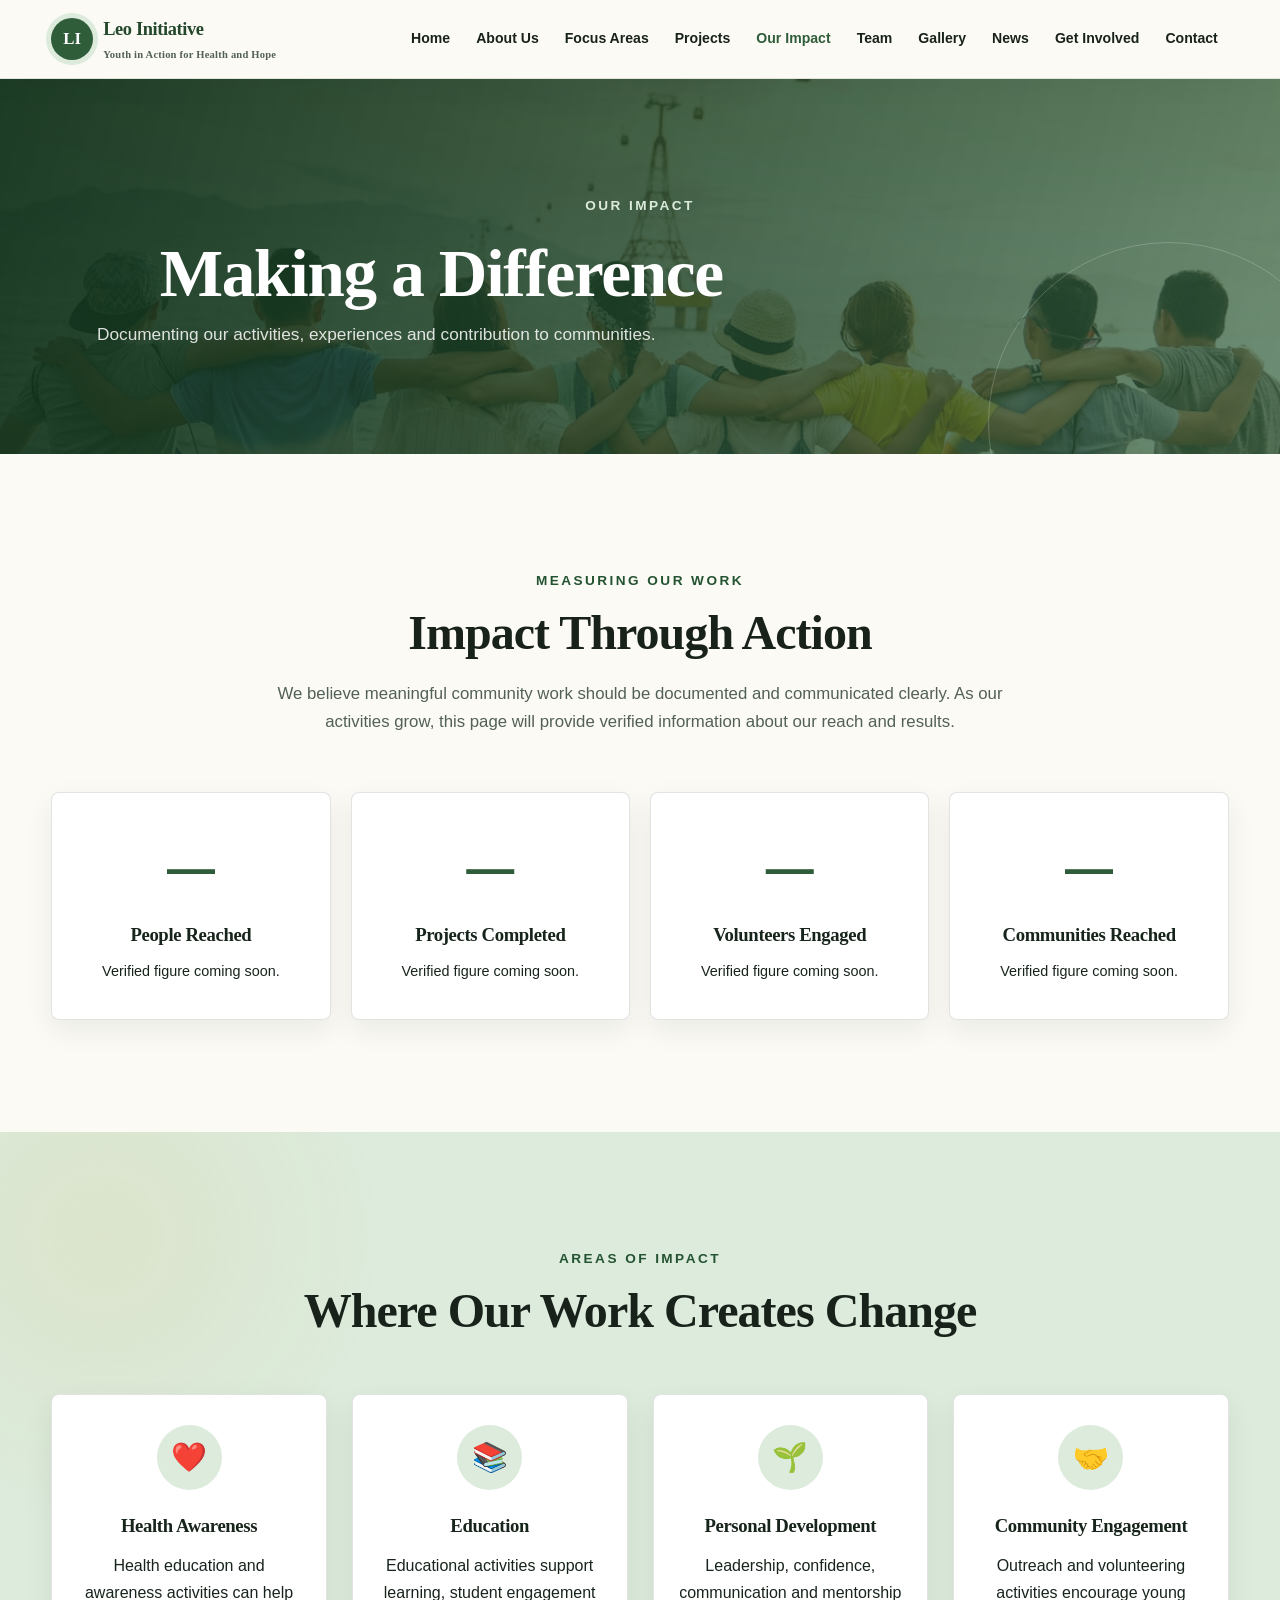
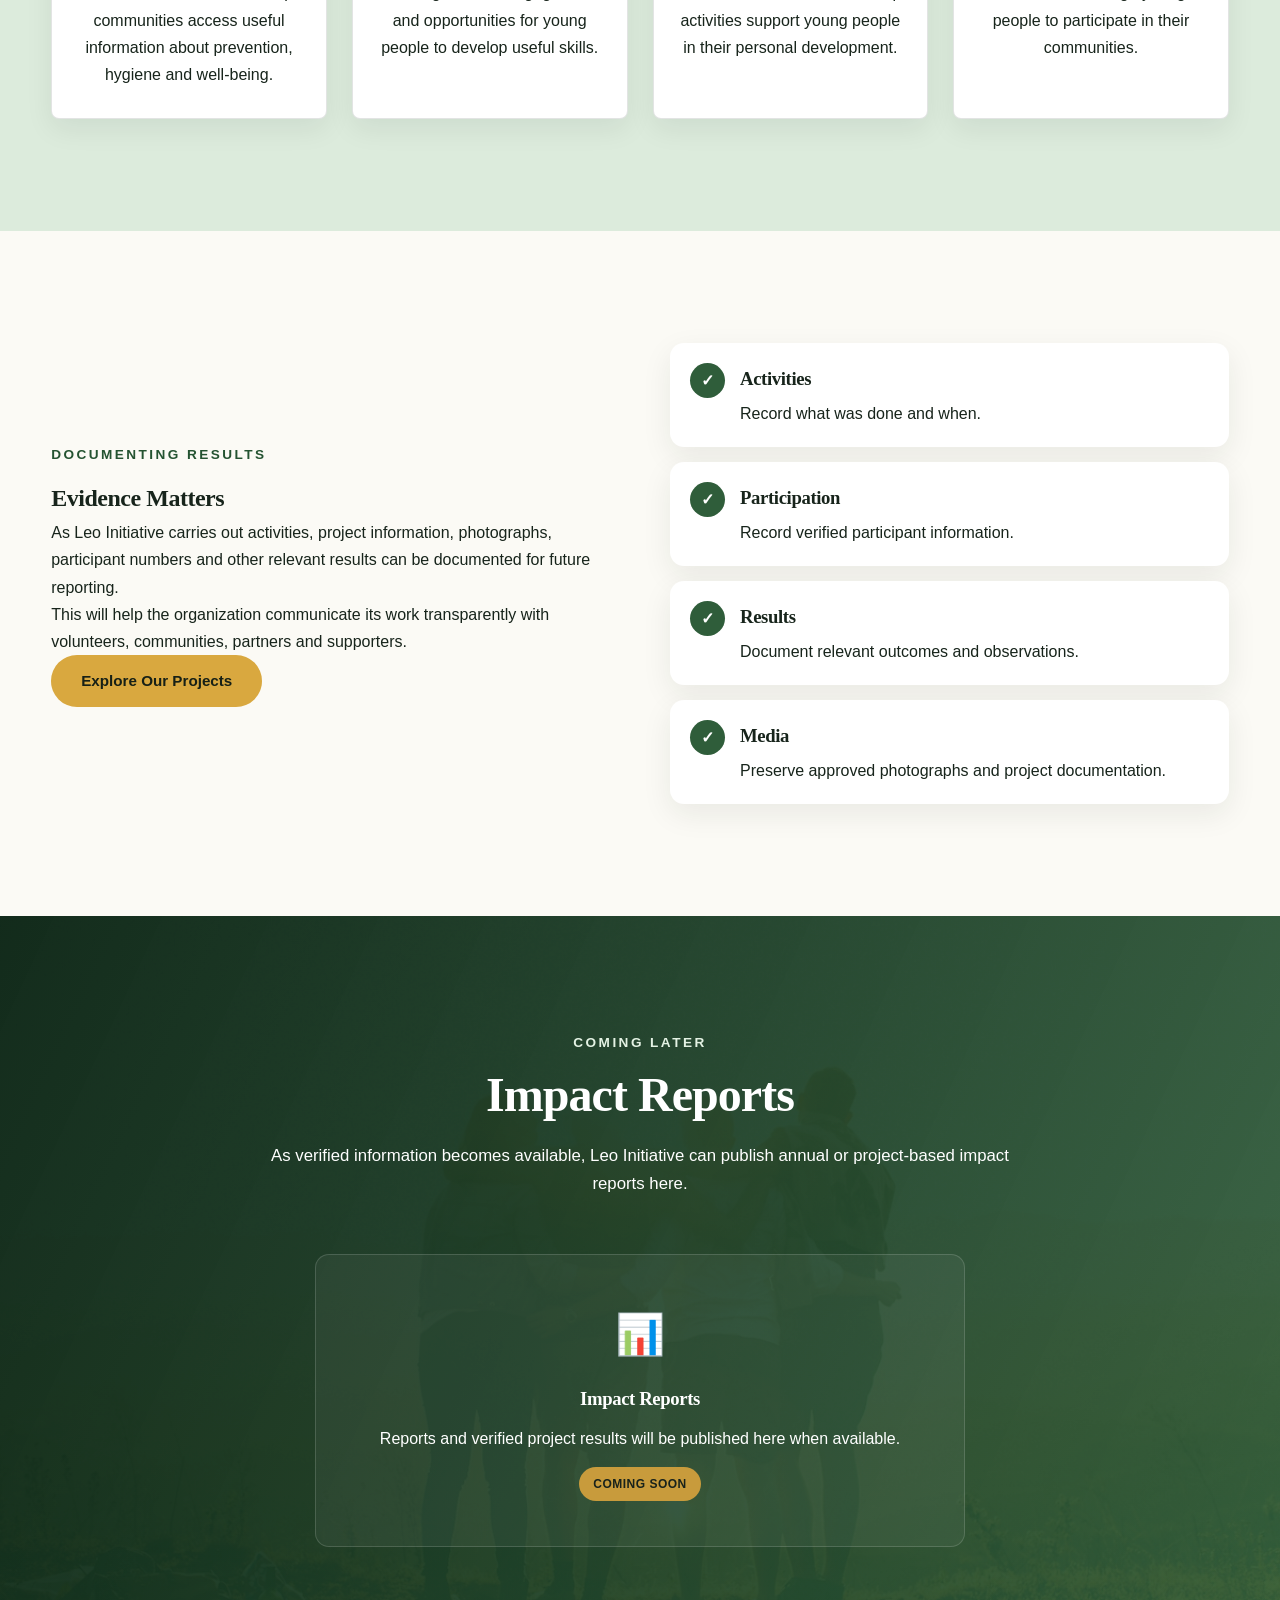
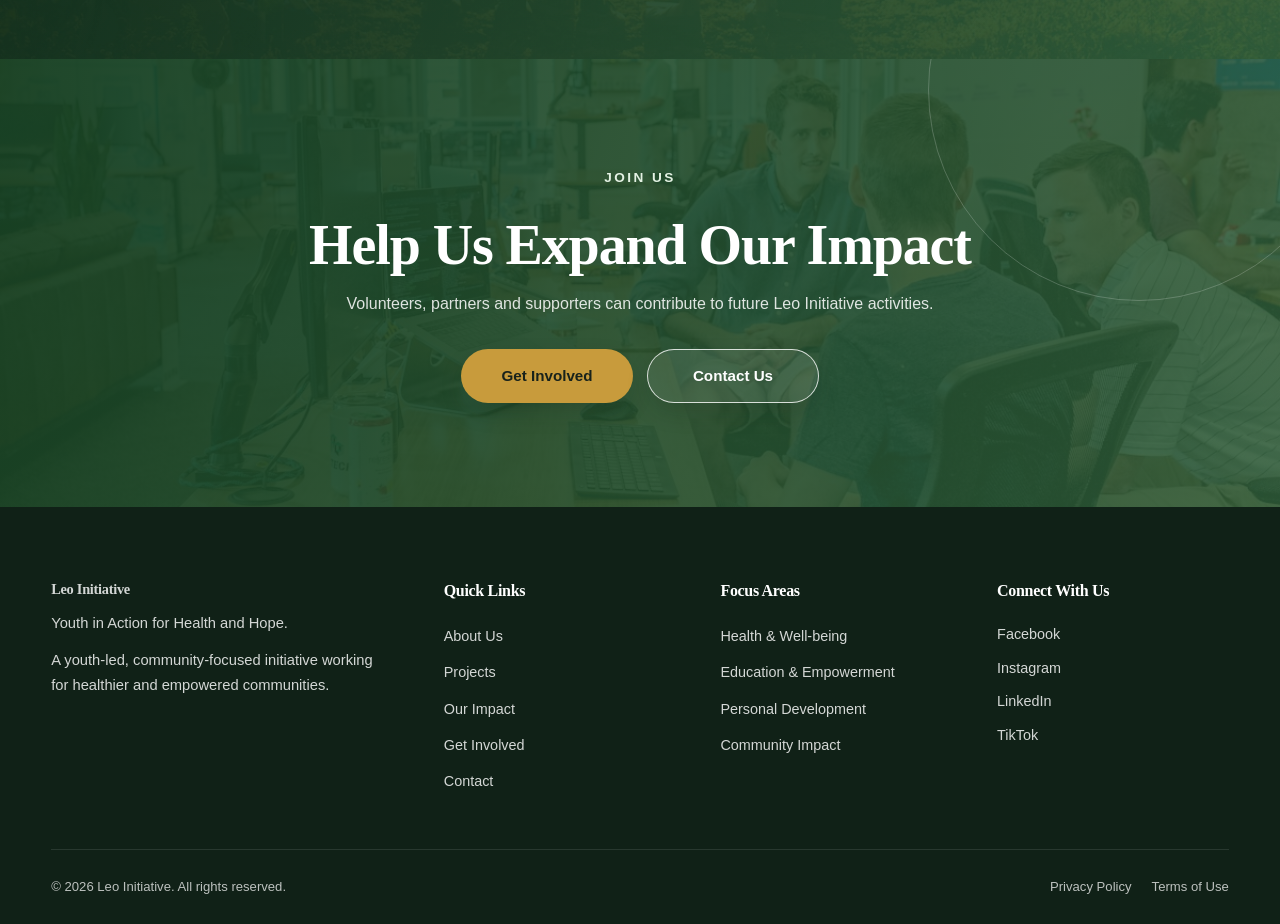
<file: impact.html>
<!DOCTYPE html>
<html lang="en">

<head>

    <meta charset="UTF-8">

    <meta
        name="viewport"
        content="width=device-width, initial-scale=1.0"
    >

    <title>Our Impact | Leo Initiative</title>

    <meta
        name="description"
        content="Discover the impact of Leo Initiative through community activities, health awareness, education, personal development and youth engagement."
    >

    <link rel="stylesheet" href="assets/style.css">

</head>


<body>


    <!-- =====================================================
         HEADER
         ===================================================== -->

    <header class="site-header">

        <div class="container header-container">

            <a href="index.html" class="logo">

                <span class="logo-mark">
                    LI
                </span>

                <span class="logo-text">

                    <strong>
                        Leo Initiative
                    </strong>

                    <small>
                        Youth in Action for Health and Hope
                    </small>

                </span>

            </a>


            <!-- Mobile menu -->

            <button
                class="menu-toggle"
                id="menuToggle"
                aria-label="Open navigation menu"
                aria-expanded="false"
                aria-controls="mainNav"
            >
                <span></span>
                <span></span>
                <span></span>
            </button>


            <nav
                class="main-nav"
                id="mainNav"
            >

                <a href="index.html">
                    Home
                </a>

                <a href="about.html">
                    About Us
                </a>

                <a href="focus-areas.html">
                    Focus Areas
                </a>

                <a href="projects.html">
                    Projects
                </a>

                <a
                    href="impact.html"
                    class="active"
                >
                    Our Impact
                </a>

                <a href="team.html">
                    Team
                </a>

                <a href="gallery.html">
                    Gallery
                </a>

                <a href="news.html">
                    News
                </a>

                <a href="get-involved.html">
                    Get Involved
                </a>

                <a href="contact.html">
                    Contact
                </a>

            </nav>

        </div>

    </header>



    <!-- =====================================================
         PAGE HERO
         ===================================================== -->

    <section class="page-hero">

        <div class="container">

            <span class="section-label light">
                OUR IMPACT
            </span>

            <h1>
                Making a Difference
            </h1>

            <p>
                Documenting our activities, experiences and
                contribution to communities.
            </p>

        </div>

    </section>



    <!-- =====================================================
         INTRODUCTION
         ===================================================== -->

    <section class="section">

        <div class="container">

            <div class="section-heading center">

                <span class="section-label">
                    MEASURING OUR WORK
                </span>

                <h2>
                    Impact Through Action
                </h2>

                <p>
                    We believe meaningful community work should be
                    documented and communicated clearly. As our
                    activities grow, this page will provide verified
                    information about our reach and results.
                </p>

            </div>



            <!-- =================================================
                 IMPACT STATISTICS
                 ================================================= -->

            <div class="impact-detail-grid">


                <!-- Statistic 1 -->

                <div class="impact-detail-card">

                    <div class="impact-detail-number">
                        —
                    </div>

                    <h3>
                        People Reached
                    </h3>

                    <p>
                        Verified figure coming soon.
                    </p>

                </div>



                <!-- Statistic 2 -->

                <div class="impact-detail-card">

                    <div class="impact-detail-number">
                        —
                    </div>

                    <h3>
                        Projects Completed
                    </h3>

                    <p>
                        Verified figure coming soon.
                    </p>

                </div>



                <!-- Statistic 3 -->

                <div class="impact-detail-card">

                    <div class="impact-detail-number">
                        —
                    </div>

                    <h3>
                        Volunteers Engaged
                    </h3>

                    <p>
                        Verified figure coming soon.
                    </p>

                </div>



                <!-- Statistic 4 -->

                <div class="impact-detail-card">

                    <div class="impact-detail-number">
                        —
                    </div>

                    <h3>
                        Communities Reached
                    </h3>

                    <p>
                        Verified figure coming soon.
                    </p>

                </div>

            </div>


            <!--
                IMPORTANT:

                Do not replace the dashes with invented numbers.

                Later, these values will come from the MySQL
                database through the admin dashboard.
            -->

        </div>

    </section>



    <!-- =====================================================
         AREAS OF IMPACT
         ===================================================== -->

    <section class="section section-light">

        <div class="container">

            <div class="section-heading center">

                <span class="section-label">
                    AREAS OF IMPACT
                </span>

                <h2>
                    Where Our Work Creates Change
                </h2>

            </div>


            <div class="impact-area-grid">


                <!-- Health -->

                <article class="impact-area-card">

                    <div class="impact-area-icon">
                        ❤️
                    </div>

                    <h3>
                        Health Awareness
                    </h3>

                    <p>
                        Health education and awareness activities
                        can help communities access useful information
                        about prevention, hygiene and well-being.
                    </p>

                </article>



                <!-- Education -->

                <article class="impact-area-card">

                    <div class="impact-area-icon">
                        📚
                    </div>

                    <h3>
                        Education
                    </h3>

                    <p>
                        Educational activities support learning,
                        student engagement and opportunities for
                        young people to develop useful skills.
                    </p>

                </article>



                <!-- Personal development -->

                <article class="impact-area-card">

                    <div class="impact-area-icon">
                        🌱
                    </div>

                    <h3>
                        Personal Development
                    </h3>

                    <p>
                        Leadership, confidence, communication and
                        mentorship activities support young people
                        in their personal development.
                    </p>

                </article>



                <!-- Community -->

                <article class="impact-area-card">

                    <div class="impact-area-icon">
                        🤝
                    </div>

                    <h3>
                        Community Engagement
                    </h3>

                    <p>
                        Outreach and volunteering activities encourage
                        young people to participate in their communities.
                    </p>

                </article>

            </div>

        </div>

    </section>



    <!-- =====================================================
         IMPACT DOCUMENTATION
         ===================================================== -->

    <section class="section">

        <div class="container">

            <div class="two-column">


                <!-- Text -->

                <div>

                    <span class="section-label">
                        DOCUMENTING RESULTS
                    </span>

                    <h2>
                        Evidence Matters
                    </h2>

                    <p>
                        As Leo Initiative carries out activities,
                        project information, photographs, participant
                        numbers and other relevant results can be
                        documented for future reporting.
                    </p>

                    <p>
                        This will help the organization communicate
                        its work transparently with volunteers,
                        communities, partners and supporters.
                    </p>


                    <a
                        href="projects.html"
                        class="btn btn-primary"
                    >
                        Explore Our Projects
                    </a>

                </div>



                <!-- Documentation list -->

                <div class="impact-checklist">


                    <div class="impact-check-item">

                        <span>
                            ✓
                        </span>

                        <div>

                            <h3>
                                Activities
                            </h3>

                            <p>
                                Record what was done and when.
                            </p>

                        </div>

                    </div>



                    <div class="impact-check-item">

                        <span>
                            ✓
                        </span>

                        <div>

                            <h3>
                                Participation
                            </h3>

                            <p>
                                Record verified participant information.
                            </p>

                        </div>

                    </div>



                    <div class="impact-check-item">

                        <span>
                            ✓
                        </span>

                        <div>

                            <h3>
                                Results
                            </h3>

                            <p>
                                Document relevant outcomes and observations.
                            </p>

                        </div>

                    </div>



                    <div class="impact-check-item">

                        <span>
                            ✓
                        </span>

                        <div>

                            <h3>
                                Media
                            </h3>

                            <p>
                                Preserve approved photographs and project
                                documentation.
                            </p>

                        </div>

                    </div>

                </div>

            </div>

        </div>

    </section>



    <!-- =====================================================
         FUTURE IMPACT REPORTING
         ===================================================== -->

    <section class="section section-dark">

        <div class="container">

            <div class="section-heading center">

                <span class="section-label light">
                    COMING LATER
                </span>

                <h2>
                    Impact Reports
                </h2>

                <p>
                    As verified information becomes available,
                    Leo Initiative can publish annual or project-based
                    impact reports here.
                </p>

            </div>


            <div class="impact-report-box">

                <div class="impact-report-icon">
                    📊
                </div>

                <h3>
                    Impact Reports
                </h3>

                <p>
                    Reports and verified project results will be
                    published here when available.
                </p>

                <span class="coming-soon">
                    COMING SOON
                </span>

            </div>

        </div>

    </section>



    <!-- =====================================================
         CTA
         ===================================================== -->

    <section class="cta-section">

        <div class="container">

            <div class="cta-content">

                <span class="section-label light">
                    JOIN US
                </span>

                <h2>
                    Help Us Expand Our Impact
                </h2>

                <p>
                    Volunteers, partners and supporters can contribute
                    to future Leo Initiative activities.
                </p>

                <div class="cta-buttons">

                    <a
                        href="get-involved.html"
                        class="btn btn-primary"
                    >
                        Get Involved
                    </a>

                    <a
                        href="contact.html"
                        class="btn btn-outline"
                    >
                        Contact Us
                    </a>

                </div>

            </div>

        </div>

    </section>



    <!-- =====================================================
         FOOTER
         ===================================================== -->

    <footer class="site-footer">

        <div class="container footer-grid">


            <div class="footer-brand">

                <h3>
                    Leo Initiative
                </h3>

                <p>
                    Youth in Action for Health and Hope.
                </p>

                <p>
                    Gombe State, Nigeria
                </p>

            </div>


            <div class="footer-column">

                <h4>
                    Quick Links
                </h4>

                <a href="index.html">
                    Home
                </a>

                <a href="about.html">
                    About Us
                </a>

                <a href="projects.html">
                    Projects
                </a>

                <a href="news.html">
                    News
                </a>

                <a href="contact.html">
                    Contact
                </a>

            </div>


            <div class="footer-column">

                <h4>
                    Focus Areas
                </h4>

                <a href="focus-areas.html">
                    Health &amp; Well-being
                </a>

                <a href="focus-areas.html">
                    Education &amp; Empowerment
                </a>

                <a href="focus-areas.html">
                    Personal Development
                </a>

                <a href="focus-areas.html">
                    Community Impact
                </a>

            </div>


            <div class="footer-column">

                <h4>
                    Get Involved
                </h4>

                <a href="get-involved.html">
                    Volunteer
                </a>

                <a href="get-involved.html">
                    Partner With Us
                </a>

                <a href="get-involved.html">
                    Support Our Work
                </a>

            </div>

        </div>


        <div class="footer-bottom">

            <div class="container">

                <p>

                    ©
                    <span id="currentYear"></span>

                    Leo Initiative.
                    All Rights Reserved.

                </p>

                <div>

                    <a href="privacy-policy.html">
                        Privacy Policy
                    </a>

                    <a href="terms.html">
                        Terms
                    </a>

                </div>

            </div>

        </div>

    </footer>



    <!-- JavaScript -->

    <script src="assets/script.js?v=footer-2"></script>

</body>

</html>
</file>
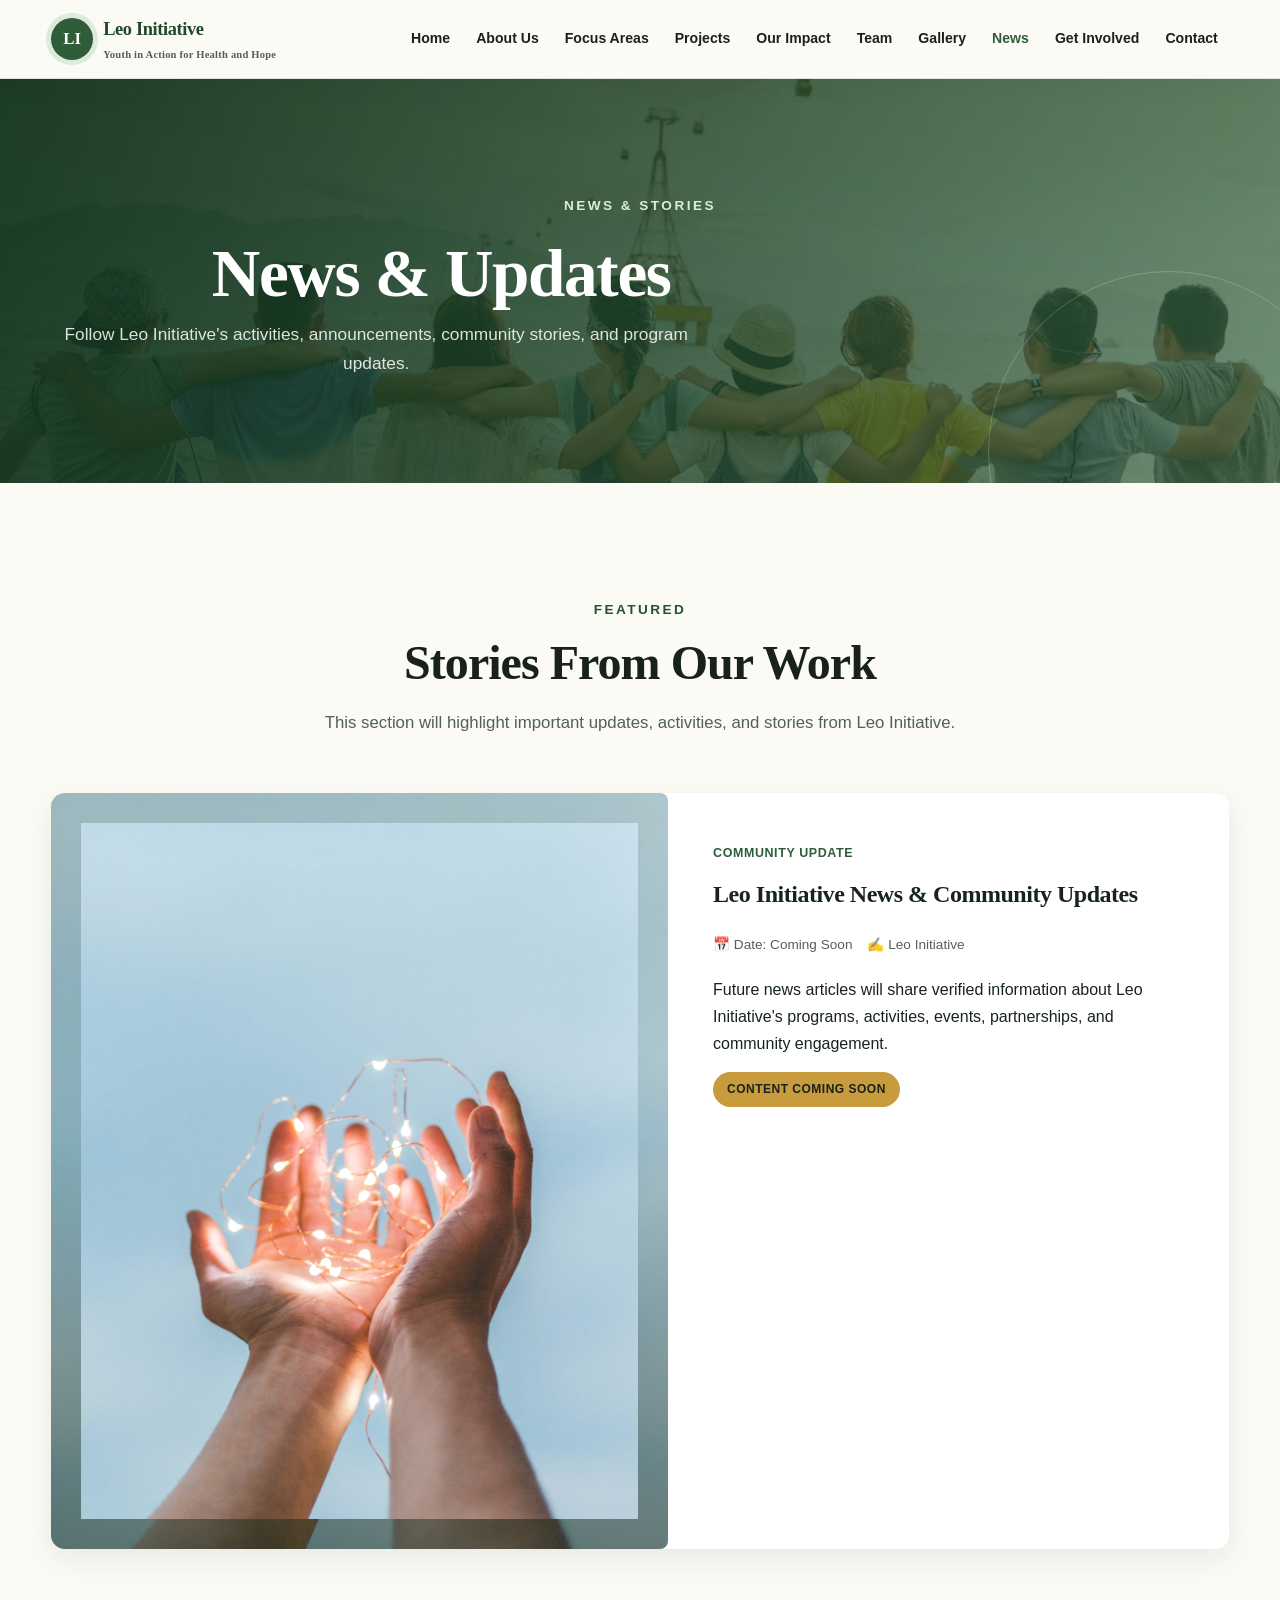
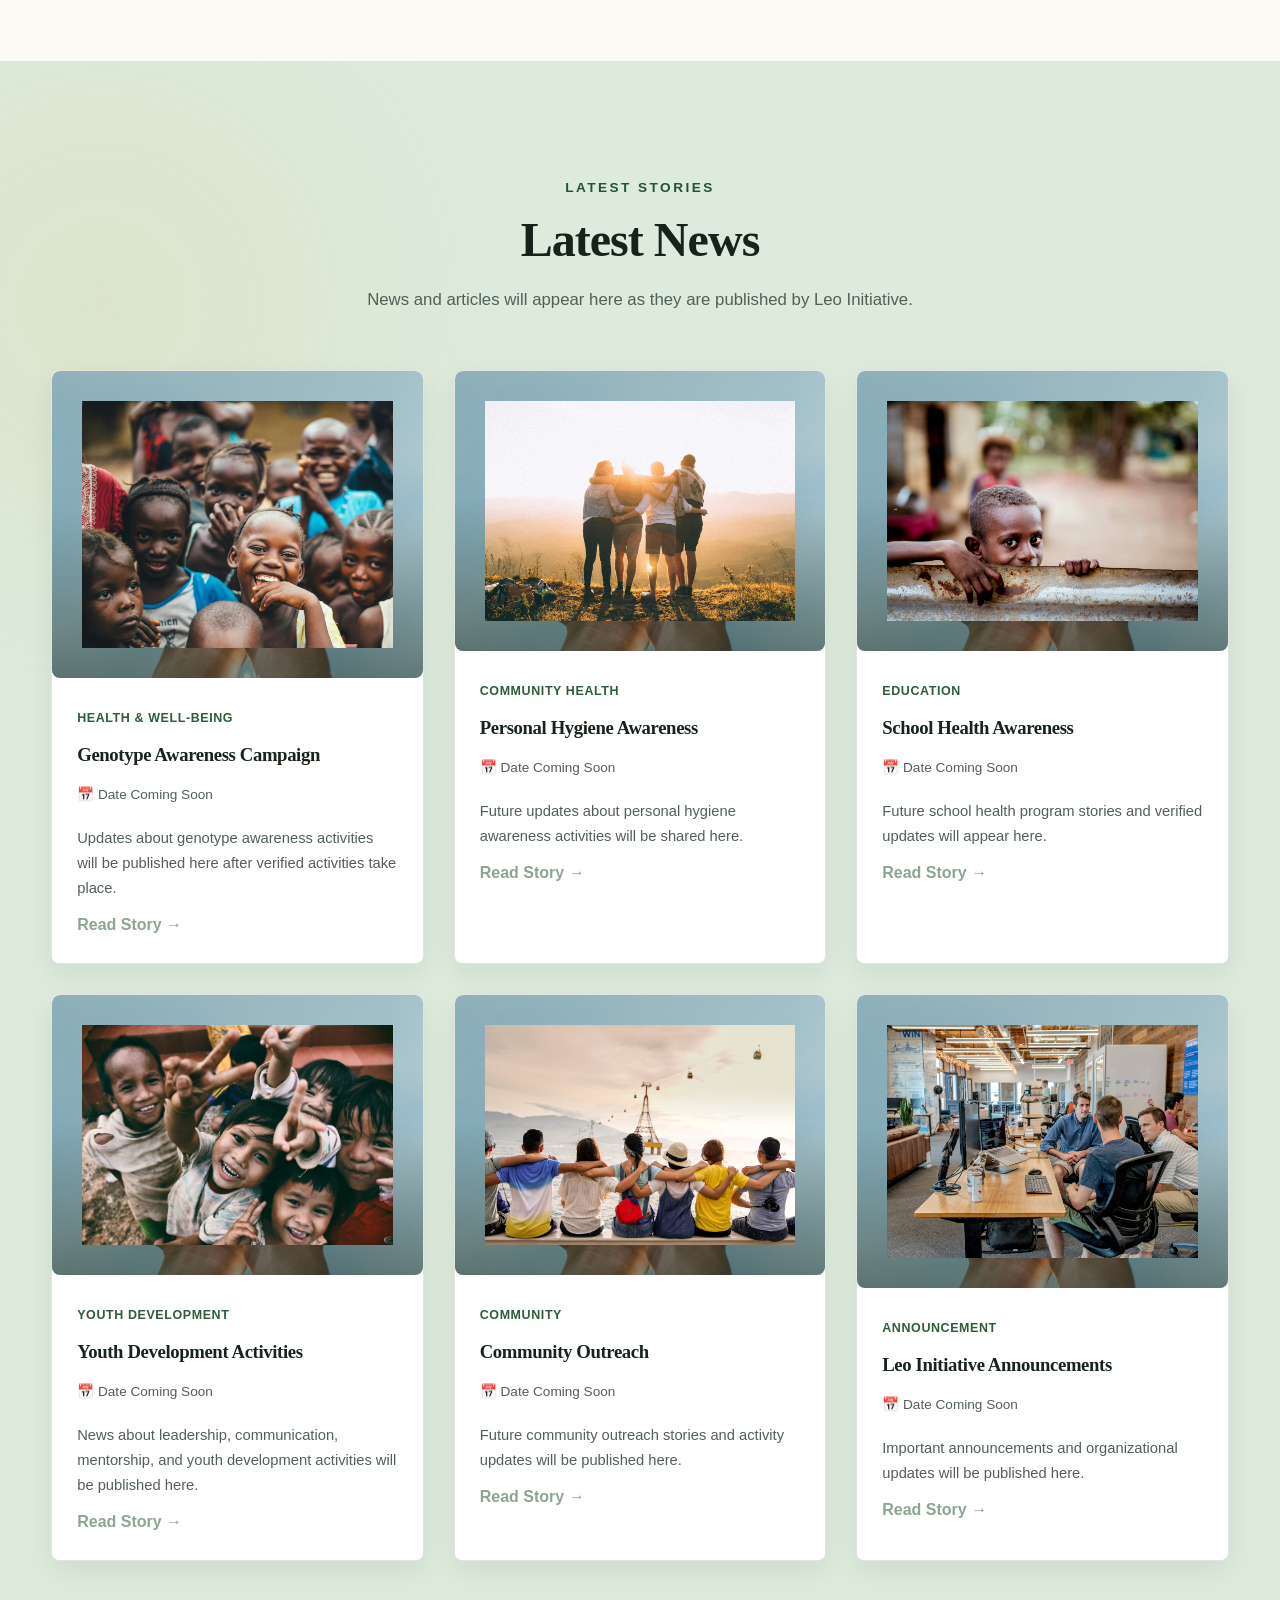
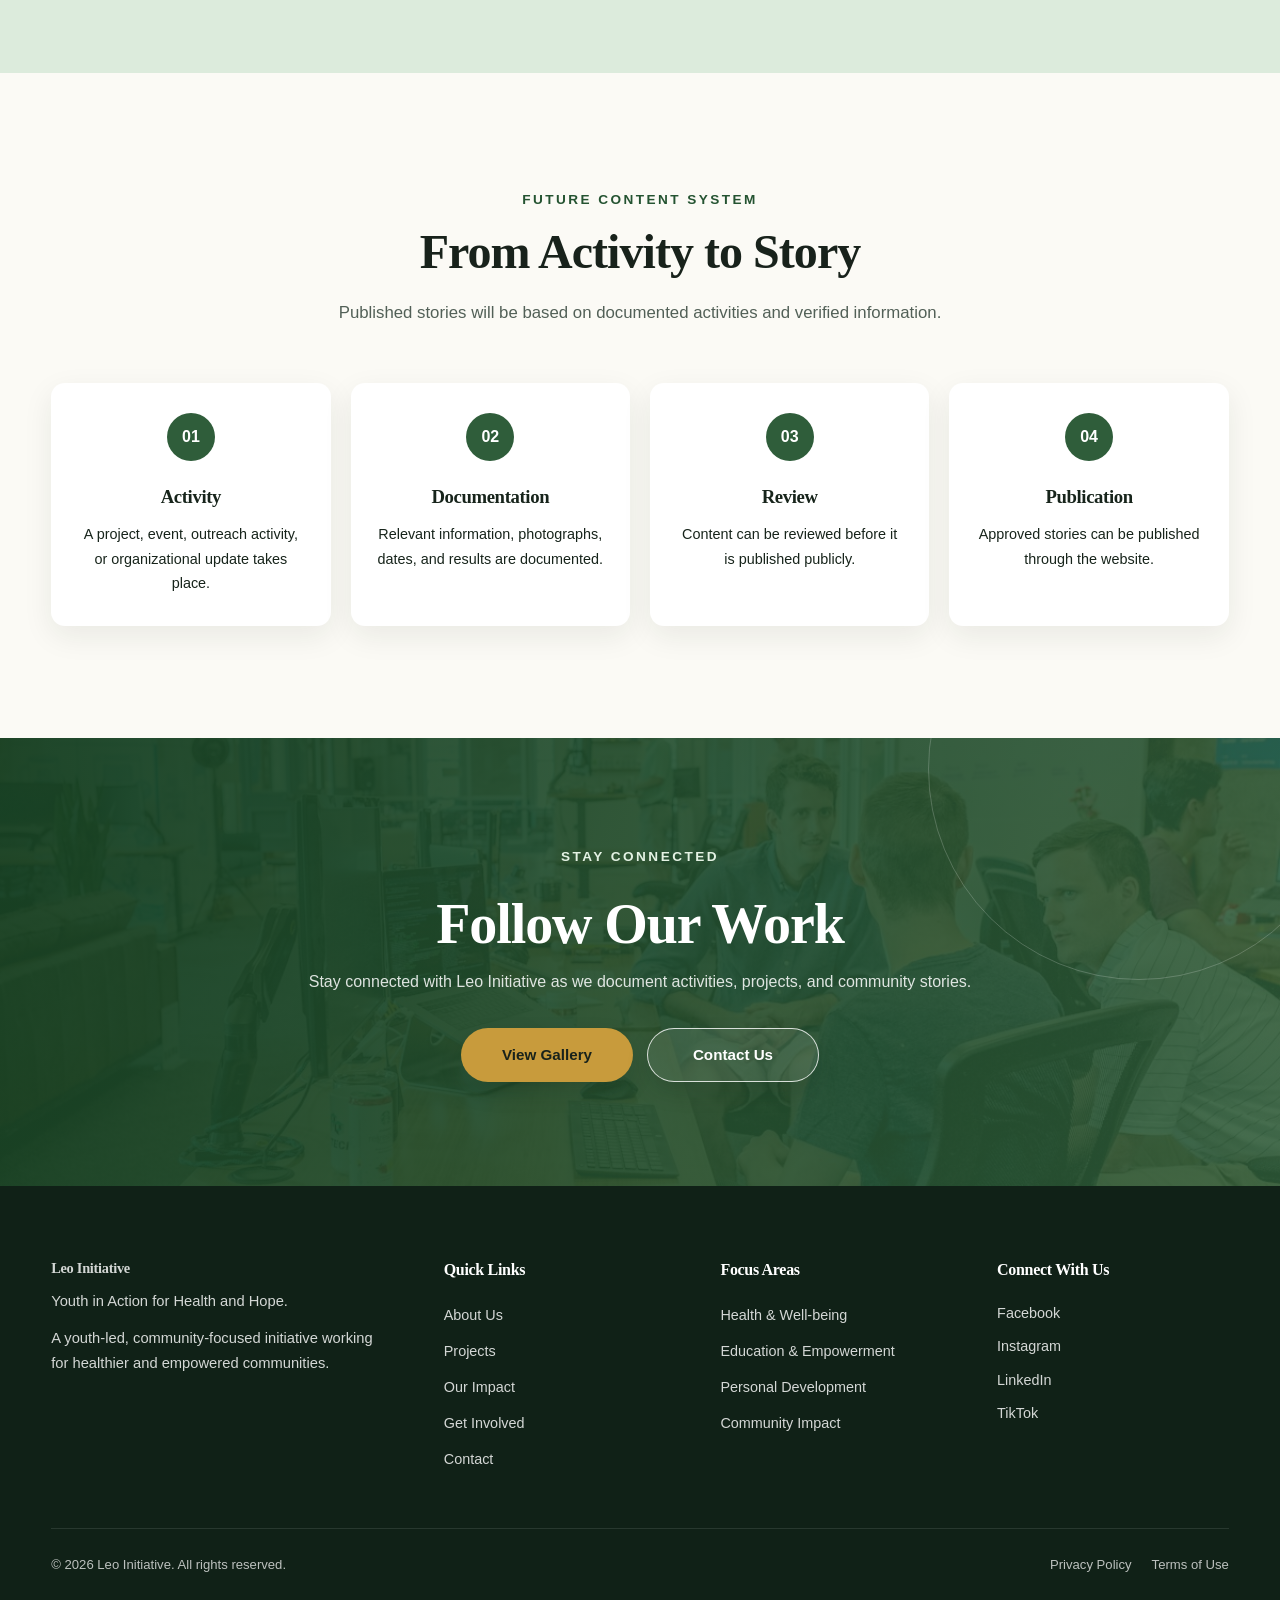
<file: news.html>
<!DOCTYPE html>
<html lang="en">

<head>
    <meta charset="UTF-8">

    <!-- Responsive design -->
    <meta name="viewport" content="width=device-width, initial-scale=1.0">

    <title>News & Stories | Leo Initiative</title>

    <meta
        name="description"
        content="Read news, stories, updates, and announcements from Leo Initiative."
    >

    <!-- Main stylesheet -->
    <link rel="stylesheet" href="assets/style.css">

    <!-- Main JavaScript -->
    <script src="assets/script.js?v=footer-2" defer></script>
</head>

<body>

    <!-- =====================================================
         HEADER
         ===================================================== -->
    <header class="site-header">

        <div class="container header-container">

            <!-- Logo -->
            <a href="index.html" class="logo">

                <span class="logo-mark">
                    LI
                </span>

                <span class="logo-text">
                    <strong>Leo Initiative</strong>

                    <small>
                        Youth in Action for Health and Hope
                    </small>
                </span>

            </a>


            <!-- Mobile menu -->
            <button
                class="menu-toggle"
                id="menuToggle"
                aria-label="Open navigation menu"
                aria-expanded="false"
                aria-controls="mainNav"
            >
                <span></span>
                <span></span>
                <span></span>
            </button>


            <!-- Navigation -->
            <nav class="main-nav" id="mainNav">

                <a href="index.html">Home</a>

                <a href="about.html">About Us</a>

                <a href="focus-areas.html">Focus Areas</a>

                <a href="projects.html">Projects</a>

                <a href="impact.html">Our Impact</a>

                <a href="team.html">Team</a>

                <a href="gallery.html">Gallery</a>

                <a href="news.html" class="active">News</a>

                <a href="get-involved.html">Get Involved</a>

                <a href="contact.html">Contact</a>

            </nav>

        </div>

    </header>


    <!-- =====================================================
         MAIN CONTENT
         ===================================================== -->
    <main>


        <!-- =================================================
             PAGE HERO
             ================================================= -->
        <section class="page-hero">

            <div class="container">

                <span class="section-label light">
                    NEWS & STORIES
                </span>

                <h1>
                    News & Updates
                </h1>

                <p>
                    Follow Leo Initiative's activities, announcements,
                    community stories, and program updates.
                </p>

            </div>

        </section>


        <!-- =================================================
             FEATURED STORY
             ================================================= -->
        <section class="section">

            <div class="container">

                <div class="section-heading">

                    <span class="section-label">
                        FEATURED
                    </span>

                    <h2>
                        Stories From Our Work
                    </h2>

                    <p>
                        This section will highlight important updates,
                        activities, and stories from Leo Initiative.
                    </p>

                </div>


                <!-- Featured article -->
                <article class="featured-news-card">

                    <div class="featured-news-image image-placeholder">
                        <img src="assets/images/story.jpg" alt="Leo Initiative community story">
                    </div>


                    <div class="featured-news-content">

                        <span class="news-category">
                            Community Update
                        </span>

                        <h2>
                            Leo Initiative News & Community Updates
                        </h2>

                        <div class="news-meta">

                            <span>
                                📅 Date: Coming Soon
                            </span>

                            <span>
                                ✍️ Leo Initiative
                            </span>

                        </div>

                        <p>
                            Future news articles will share verified
                            information about Leo Initiative's programs,
                            activities, events, partnerships, and
                            community engagement.
                        </p>

                        <span class="coming-soon">
                            CONTENT COMING SOON
                        </span>

                    </div>

                </article>

            </div>

        </section>


        <!-- =================================================
             NEWS GRID
             ================================================= -->
        <section class="section section-light">

            <div class="container">

                <div class="section-heading center">

                    <span class="section-label">
                        LATEST STORIES
                    </span>

                    <h2>
                        Latest News
                    </h2>

                    <p>
                        News and articles will appear here as they
                        are published by Leo Initiative.
                    </p>

                </div>


                <div class="news-page-grid">


                    <!-- Article 1 -->
                    <article class="news-page-card">

                        <div class="news-page-image image-placeholder">
                            <img src="assets/images/health.jpg" alt="Genotype awareness campaign story">
                        </div>

                        <div class="news-page-content">

                            <span class="news-category">
                                Health & Well-being
                            </span>

                            <h3>
                                Genotype Awareness Campaign
                            </h3>

                            <div class="news-meta">

                                <span>
                                    📅 Date Coming Soon
                                </span>

                            </div>

                            <p>
                                Updates about genotype awareness
                                activities will be published here
                                after verified activities take place.
                            </p>

                            <a
                                href="#"
                                class="text-link disabled-link"
                                aria-disabled="true"
                            >
                                Read Story →
                            </a>

                        </div>

                    </article>


                    <!-- Article 2 -->
                    <article class="news-page-card">

                        <div class="news-page-image image-placeholder">
                            <img src="assets/images/volunteers.jpg" alt="Personal hygiene awareness story">
                        </div>

                        <div class="news-page-content">

                            <span class="news-category">
                                Community Health
                            </span>

                            <h3>
                                Personal Hygiene Awareness
                            </h3>

                            <div class="news-meta">

                                <span>
                                    📅 Date Coming Soon
                                </span>

                            </div>

                            <p>
                                Future updates about personal hygiene
                                awareness activities will be shared here.
                            </p>

                            <a
                                href="#"
                                class="text-link disabled-link"
                                aria-disabled="true"
                            >
                                Read Story →
                            </a>

                        </div>

                    </article>


                    <!-- Article 3 -->
                    <article class="news-page-card">

                        <div class="news-page-image image-placeholder">
                            <img src="assets/images/education.jpg" alt="School health awareness story">
                        </div>

                        <div class="news-page-content">

                            <span class="news-category">
                                Education
                            </span>

                            <h3>
                                School Health Awareness
                            </h3>

                            <div class="news-meta">

                                <span>
                                    📅 Date Coming Soon
                                </span>

                            </div>

                            <p>
                                Future school health program stories
                                and verified updates will appear here.
                            </p>

                            <a
                                href="#"
                                class="text-link disabled-link"
                                aria-disabled="true"
                            >
                                Read Story →
                            </a>

                        </div>

                    </article>


                    <!-- Article 4 -->
                    <article class="news-page-card">

                        <div class="news-page-image image-placeholder">
                            <img src="assets/images/hero-action.jpg" alt="Youth development story">
                        </div>

                        <div class="news-page-content">

                            <span class="news-category">
                                Youth Development
                            </span>

                            <h3>
                                Youth Development Activities
                            </h3>

                            <div class="news-meta">

                                <span>
                                    📅 Date Coming Soon
                                </span>

                            </div>

                            <p>
                                News about leadership, communication,
                                mentorship, and youth development
                                activities will be published here.
                            </p>

                            <a
                                href="#"
                                class="text-link disabled-link"
                                aria-disabled="true"
                            >
                                Read Story →
                            </a>

                        </div>

                    </article>


                    <!-- Article 5 -->
                    <article class="news-page-card">

                        <div class="news-page-image image-placeholder">
                            <img src="assets/images/community.jpg" alt="Community outreach story">
                        </div>

                        <div class="news-page-content">

                            <span class="news-category">
                                Community
                            </span>

                            <h3>
                                Community Outreach
                            </h3>

                            <div class="news-meta">

                                <span>
                                    📅 Date Coming Soon
                                </span>

                            </div>

                            <p>
                                Future community outreach stories and
                                activity updates will be published here.
                            </p>

                            <a
                                href="#"
                                class="text-link disabled-link"
                                aria-disabled="true"
                            >
                                Read Story →
                            </a>

                        </div>

                    </article>


                    <!-- Article 6 -->
                    <article class="news-page-card">

                        <div class="news-page-image image-placeholder">
                            <img src="assets/images/partnership.jpg" alt="Leo Initiative announcement and partnership story">
                        </div>

                        <div class="news-page-content">

                            <span class="news-category">
                                Announcement
                            </span>

                            <h3>
                                Leo Initiative Announcements
                            </h3>

                            <div class="news-meta">

                                <span>
                                    📅 Date Coming Soon
                                </span>

                            </div>

                            <p>
                                Important announcements and organizational
                                updates will be published here.
                            </p>

                            <a
                                href="#"
                                class="text-link disabled-link"
                                aria-disabled="true"
                            >
                                Read Story →
                            </a>

                        </div>

                    </article>

                </div>

            </div>

        </section>


        <!-- =================================================
             HOW NEWS WILL WORK
             ================================================= -->
        <section class="section">

            <div class="container">

                <div class="section-heading center">

                    <span class="section-label">
                        FUTURE CONTENT SYSTEM
                    </span>

                    <h2>
                        From Activity to Story
                    </h2>

                    <p>
                        Published stories will be based on documented
                        activities and verified information.
                    </p>

                </div>


                <div class="news-process-grid">


                    <div class="news-process-item">

                        <span>01</span>

                        <h3>
                            Activity
                        </h3>

                        <p>
                            A project, event, outreach activity,
                            or organizational update takes place.
                        </p>

                    </div>


                    <div class="news-process-item">

                        <span>02</span>

                        <h3>
                            Documentation
                        </h3>

                        <p>
                            Relevant information, photographs,
                            dates, and results are documented.
                        </p>

                    </div>


                    <div class="news-process-item">

                        <span>03</span>

                        <h3>
                            Review
                        </h3>

                        <p>
                            Content can be reviewed before it is
                            published publicly.
                        </p>

                    </div>


                    <div class="news-process-item">

                        <span>04</span>

                        <h3>
                            Publication
                        </h3>

                        <p>
                            Approved stories can be published
                            through the website.
                        </p>

                    </div>

                </div>

            </div>

        </section>


        <!-- =================================================
             CTA
             ================================================= -->
        <section class="cta-section">

            <div class="container">

                <div class="cta-content">

                    <span class="section-label light">
                        STAY CONNECTED
                    </span>

                    <h2>
                        Follow Our Work
                    </h2>

                    <p>
                        Stay connected with Leo Initiative as we
                        document activities, projects, and community
                        stories.
                    </p>

                    <div class="cta-buttons">

                        <a
                            href="gallery.html"
                            class="btn btn-primary"
                        >
                            View Gallery
                        </a>

                        <a
                            href="contact.html"
                            class="btn btn-outline-light"
                        >
                            Contact Us
                        </a>

                    </div>

                </div>

            </div>

        </section>

    </main>


    <!-- =====================================================
         FOOTER
         ===================================================== -->
    <footer class="site-footer">

        <div class="container footer-grid">

            <!-- Organization -->
            <div class="footer-column">

                <h3>Leo Initiative</h3>

                <p>
                    Youth in Action for Health and Hope.
                </p>

                <p>
                    A youth-led, community-focused initiative
                    working in Gombe State, Nigeria.
                </p>

            </div>


            <!-- Quick links -->
            <div class="footer-column">

                <h3>Quick Links</h3>

                <a href="index.html">Home</a>

                <a href="about.html">About Us</a>

                <a href="projects.html">Projects</a>

                <a href="impact.html">Our Impact</a>

                <a href="team.html">Our Team</a>

            </div>


            <!-- Focus areas -->
            <div class="footer-column">

                <h3>Focus Areas</h3>

                <a href="focus-areas.html">
                    Health & Well-being
                </a>

                <a href="focus-areas.html">
                    Education & Empowerment
                </a>

                <a href="focus-areas.html">
                    Personal Development
                </a>

                <a href="focus-areas.html">
                    Community Impact
                </a>

            </div>


            <!-- Contact -->
            <div class="footer-column">

                <h3>Contact</h3>

                <p>
                    Bogo Bypass Road,
                    Akko LGA,
                    Gombe State, Nigeria
                </p>

                <p>
                    Email: Coming Soon
                </p>

                <p>
                    Phone: Coming Soon
                </p>

            </div>

        </div>


        <!-- Footer bottom -->
        <div class="footer-bottom">

            <div class="container">

                <p>
                    &copy;
                    <span id="currentYear"></span>
                    Leo Initiative. All rights reserved.
                </p>

                <div class="footer-legal">

                    <a href="privacy-policy.html">
                        Privacy Policy
                    </a>

                    <a href="terms.html">
                        Terms & Conditions
                    </a>

                </div>

            </div>

        </div>

    </footer>

</body>

</html>
</file>
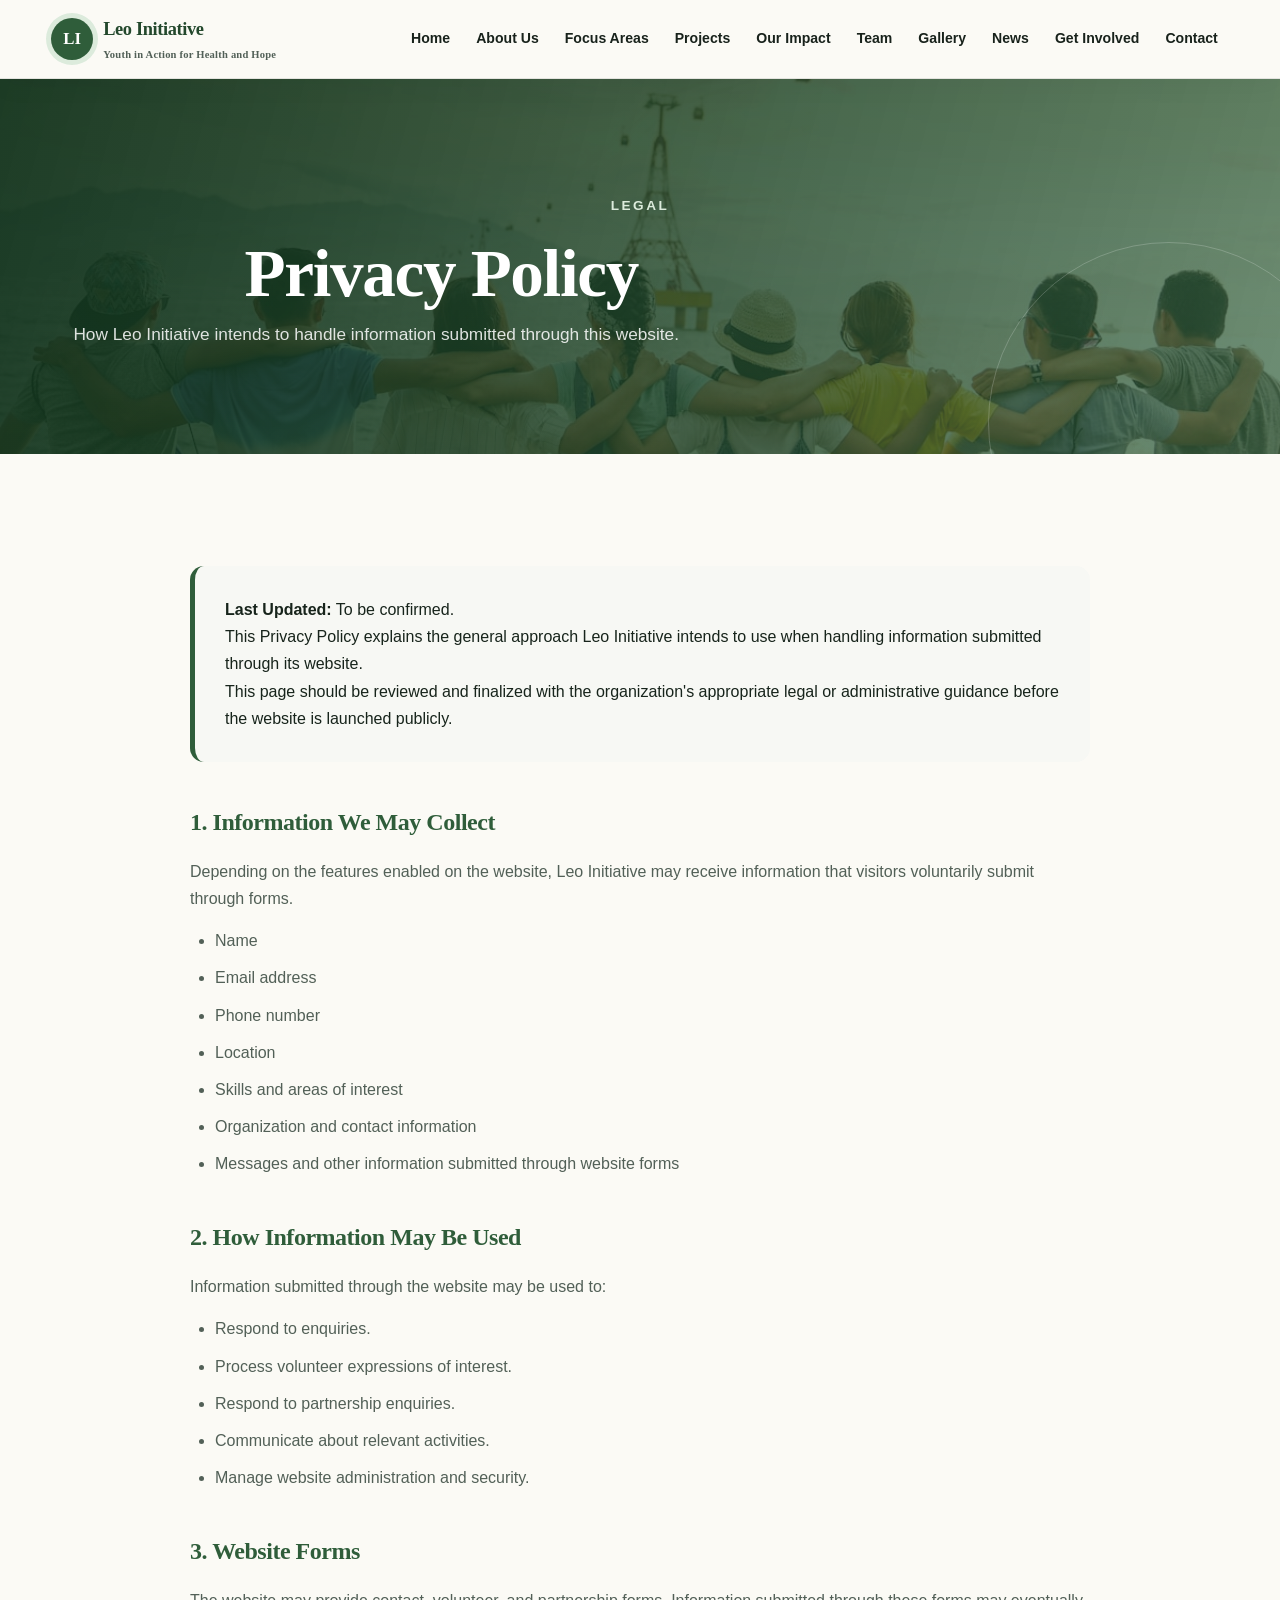
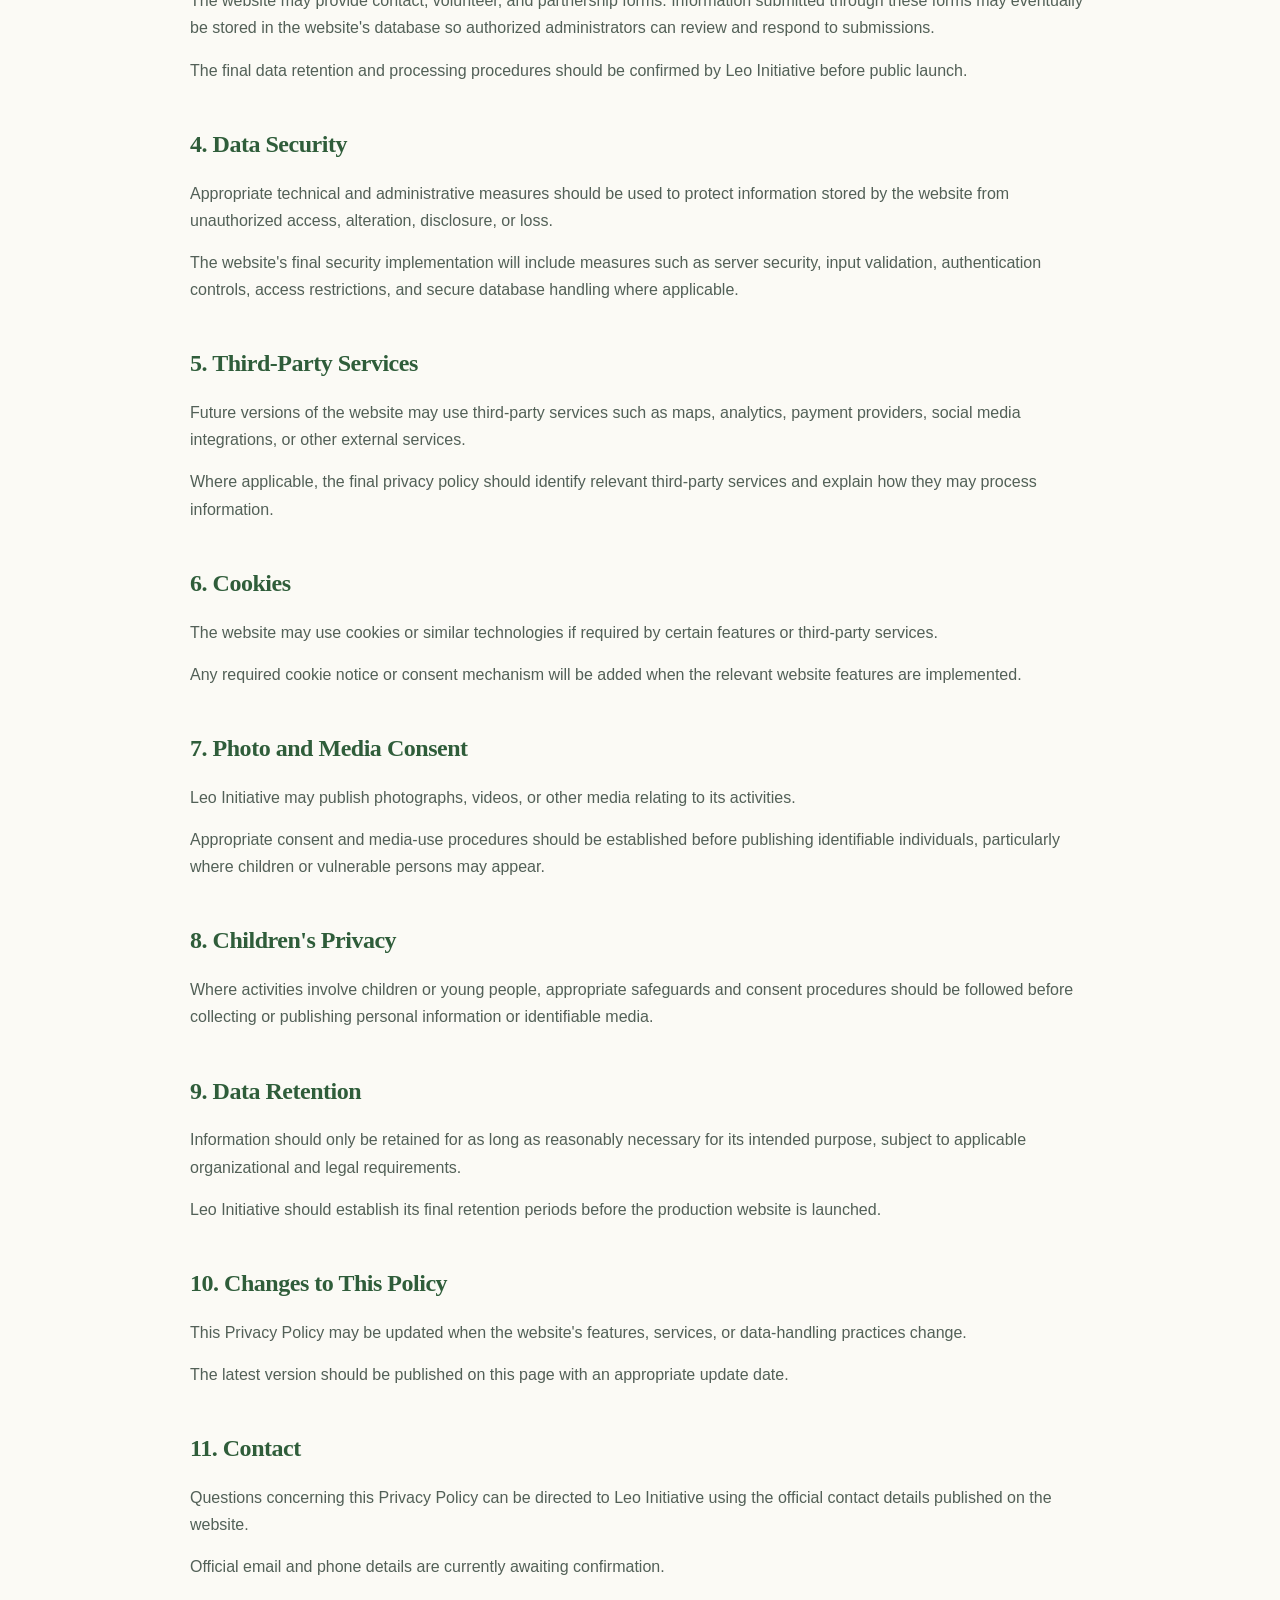
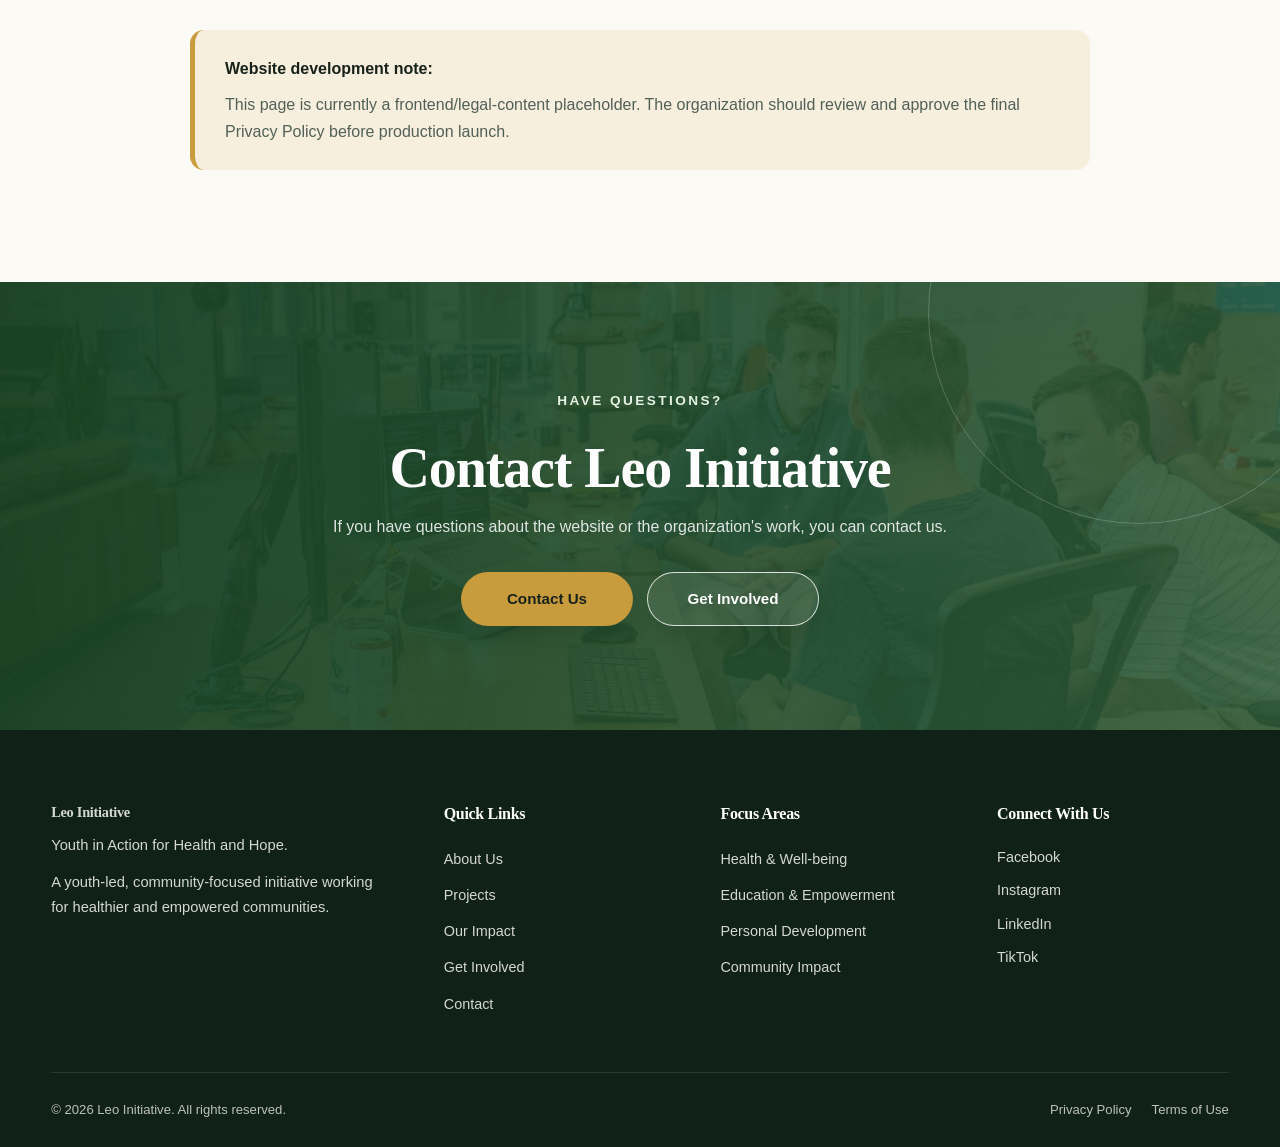
<file: privacy-policy.html>
<!DOCTYPE html>
<html lang="en">

<head>
    <meta charset="UTF-8">

    <!-- Responsive design -->
    <meta name="viewport" content="width=device-width, initial-scale=1.0">

    <title>Privacy Policy | Leo Initiative</title>

    <meta
        name="description"
        content="Privacy Policy for Leo Initiative, a youth-led community-focused initiative in Gombe State, Nigeria."
    >

    <link rel="stylesheet" href="assets/style.css">

    <script src="assets/script.js?v=footer-2" defer></script>
</head>

<body>

    <!-- =====================================================
         HEADER
         ===================================================== -->
    <header class="site-header">

        <div class="container header-container">

            <a href="index.html" class="logo">

                <span class="logo-mark">
                    LI
                </span>

                <span class="logo-text">

                    <strong>Leo Initiative</strong>

                    <small>
                        Youth in Action for Health and Hope
                    </small>

                </span>

            </a>


            <!-- Mobile menu -->
            <button
                class="menu-toggle"
                id="menuToggle"
                aria-label="Open navigation menu"
                aria-expanded="false"
                aria-controls="mainNav"
            >
                <span></span>
                <span></span>
                <span></span>
            </button>


            <nav class="main-nav" id="mainNav">

                <a href="index.html">Home</a>

                <a href="about.html">About Us</a>

                <a href="focus-areas.html">Focus Areas</a>

                <a href="projects.html">Projects</a>

                <a href="impact.html">Our Impact</a>

                <a href="team.html">Team</a>

                <a href="gallery.html">Gallery</a>

                <a href="news.html">News</a>

                <a href="get-involved.html">Get Involved</a>

                <a href="contact.html">Contact</a>

            </nav>

        </div>

    </header>


    <!-- =====================================================
         MAIN
         ===================================================== -->
    <main>

        <!-- Page hero -->
        <section class="page-hero">

            <div class="container">

                <span class="section-label light">
                    LEGAL
                </span>

                <h1>
                    Privacy Policy
                </h1>

                <p>
                    How Leo Initiative intends to handle information
                    submitted through this website.
                </p>

            </div>

        </section>


        <!-- =================================================
             PRIVACY CONTENT
             ================================================= -->
        <section class="section">

            <div class="container legal-page">

                <div class="legal-intro">

                    <p>
                        <strong>Last Updated:</strong>
                        To be confirmed.
                    </p>

                    <p>
                        This Privacy Policy explains the general
                        approach Leo Initiative intends to use when
                        handling information submitted through its
                        website.
                    </p>

                    <p>
                        This page should be reviewed and finalized
                        with the organization's appropriate legal
                        or administrative guidance before the website
                        is launched publicly.
                    </p>

                </div>


                <!-- 1 -->
                <article class="legal-section">

                    <h2>
                        1. Information We May Collect
                    </h2>

                    <p>
                        Depending on the features enabled on the
                        website, Leo Initiative may receive information
                        that visitors voluntarily submit through forms.
                    </p>

                    <ul>

                        <li>
                            Name
                        </li>

                        <li>
                            Email address
                        </li>

                        <li>
                            Phone number
                        </li>

                        <li>
                            Location
                        </li>

                        <li>
                            Skills and areas of interest
                        </li>

                        <li>
                            Organization and contact information
                        </li>

                        <li>
                            Messages and other information submitted
                            through website forms
                        </li>

                    </ul>

                </article>


                <!-- 2 -->
                <article class="legal-section">

                    <h2>
                        2. How Information May Be Used
                    </h2>

                    <p>
                        Information submitted through the website
                        may be used to:
                    </p>

                    <ul>

                        <li>
                            Respond to enquiries.
                        </li>

                        <li>
                            Process volunteer expressions of interest.
                        </li>

                        <li>
                            Respond to partnership enquiries.
                        </li>

                        <li>
                            Communicate about relevant activities.
                        </li>

                        <li>
                            Manage website administration and security.
                        </li>

                    </ul>

                </article>


                <!-- 3 -->
                <article class="legal-section">

                    <h2>
                        3. Website Forms
                    </h2>

                    <p>
                        The website may provide contact, volunteer,
                        and partnership forms. Information submitted
                        through these forms may eventually be stored
                        in the website's database so authorized
                        administrators can review and respond to
                        submissions.
                    </p>

                    <p>
                        The final data retention and processing
                        procedures should be confirmed by Leo Initiative
                        before public launch.
                    </p>

                </article>


                <!-- 4 -->
                <article class="legal-section">

                    <h2>
                        4. Data Security
                    </h2>

                    <p>
                        Appropriate technical and administrative
                        measures should be used to protect information
                        stored by the website from unauthorized access,
                        alteration, disclosure, or loss.
                    </p>

                    <p>
                        The website's final security implementation
                        will include measures such as server security,
                        input validation, authentication controls,
                        access restrictions, and secure database
                        handling where applicable.
                    </p>

                </article>


                <!-- 5 -->
                <article class="legal-section">

                    <h2>
                        5. Third-Party Services
                    </h2>

                    <p>
                        Future versions of the website may use third-party
                        services such as maps, analytics, payment
                        providers, social media integrations, or other
                        external services.
                    </p>

                    <p>
                        Where applicable, the final privacy policy should
                        identify relevant third-party services and explain
                        how they may process information.
                    </p>

                </article>


                <!-- 6 -->
                <article class="legal-section">

                    <h2>
                        6. Cookies
                    </h2>

                    <p>
                        The website may use cookies or similar technologies
                        if required by certain features or third-party
                        services.
                    </p>

                    <p>
                        Any required cookie notice or consent mechanism
                        will be added when the relevant website features
                        are implemented.
                    </p>

                </article>


                <!-- 7 -->
                <article class="legal-section">

                    <h2>
                        7. Photo and Media Consent
                    </h2>

                    <p>
                        Leo Initiative may publish photographs, videos,
                        or other media relating to its activities.
                    </p>

                    <p>
                        Appropriate consent and media-use procedures
                        should be established before publishing identifiable
                        individuals, particularly where children or
                        vulnerable persons may appear.
                    </p>

                </article>


                <!-- 8 -->
                <article class="legal-section">

                    <h2>
                        8. Children's Privacy
                    </h2>

                    <p>
                        Where activities involve children or young people,
                        appropriate safeguards and consent procedures
                        should be followed before collecting or publishing
                        personal information or identifiable media.
                    </p>

                </article>


                <!-- 9 -->
                <article class="legal-section">

                    <h2>
                        9. Data Retention
                    </h2>

                    <p>
                        Information should only be retained for as long
                        as reasonably necessary for its intended purpose,
                        subject to applicable organizational and legal
                        requirements.
                    </p>

                    <p>
                        Leo Initiative should establish its final retention
                        periods before the production website is launched.
                    </p>

                </article>


                <!-- 10 -->
                <article class="legal-section">

                    <h2>
                        10. Changes to This Policy
                    </h2>

                    <p>
                        This Privacy Policy may be updated when the
                        website's features, services, or data-handling
                        practices change.
                    </p>

                    <p>
                        The latest version should be published on this
                        page with an appropriate update date.
                    </p>

                </article>


                <!-- 11 -->
                <article class="legal-section">

                    <h2>
                        11. Contact
                    </h2>

                    <p>
                        Questions concerning this Privacy Policy can
                        be directed to Leo Initiative using the official
                        contact details published on the website.
                    </p>

                    <p>
                        Official email and phone details are currently
                        awaiting confirmation.
                    </p>

                </article>


                <!-- Important notice -->
                <div class="legal-notice">

                    <strong>
                        Website development note:
                    </strong>

                    <p>
                        This page is currently a frontend/legal-content
                        placeholder. The organization should review and
                        approve the final Privacy Policy before production
                        launch.
                    </p>

                </div>

            </div>

        </section>


        <!-- CTA -->
        <section class="cta-section">

            <div class="container">

                <div class="cta-content">

                    <span class="section-label light">
                        HAVE QUESTIONS?
                    </span>

                    <h2>
                        Contact Leo Initiative
                    </h2>

                    <p>
                        If you have questions about the website or
                        the organization's work, you can contact us.
                    </p>

                    <div class="cta-buttons">

                        <a
                            href="contact.html"
                            class="btn btn-primary"
                        >
                            Contact Us
                        </a>

                        <a
                            href="get-involved.html"
                            class="btn btn-outline-light"
                        >
                            Get Involved
                        </a>

                    </div>

                </div>

            </div>

        </section>

    </main>


    <!-- =====================================================
         FOOTER
         ===================================================== -->
    <footer class="site-footer">

        <div class="container footer-grid">

            <div class="footer-column">

                <h3>
                    Leo Initiative
                </h3>

                <p>
                    Youth in Action for Health and Hope.
                </p>

                <p>
                    A youth-led, community-focused initiative
                    working in Gombe State, Nigeria.
                </p>

            </div>


            <div class="footer-column">

                <h3>
                    Quick Links
                </h3>

                <a href="index.html">
                    Home
                </a>

                <a href="about.html">
                    About Us
                </a>

                <a href="projects.html">
                    Projects
                </a>

                <a href="impact.html">
                    Our Impact
                </a>

                <a href="contact.html">
                    Contact
                </a>

            </div>


            <div class="footer-column">

                <h3>
                    Focus Areas
                </h3>

                <a href="focus-areas.html">
                    Health & Well-being
                </a>

                <a href="focus-areas.html">
                    Education & Empowerment
                </a>

                <a href="focus-areas.html">
                    Personal Development
                </a>

                <a href="focus-areas.html">
                    Community Impact
                </a>

            </div>


            <div class="footer-column">

                <h3>
                    Contact
                </h3>

                <p>
                    Bogo Bypass Road,
                    Akko LGA,
                    Gombe State, Nigeria
                </p>

                <p>
                    Email: Coming Soon
                </p>

                <p>
                    Phone: Coming Soon
                </p>

            </div>

        </div>


        <div class="footer-bottom">

            <div class="container">

                <p>
                    &copy;
                    <span id="currentYear"></span>
                    Leo Initiative. All rights reserved.
                </p>

                <div class="footer-legal">

                    <a href="privacy-policy.html">
                        Privacy Policy
                    </a>

                    <a href="terms.html">
                        Terms & Conditions
                    </a>

                </div>

            </div>

        </div>

    </footer>

</body>

</html>
</file>
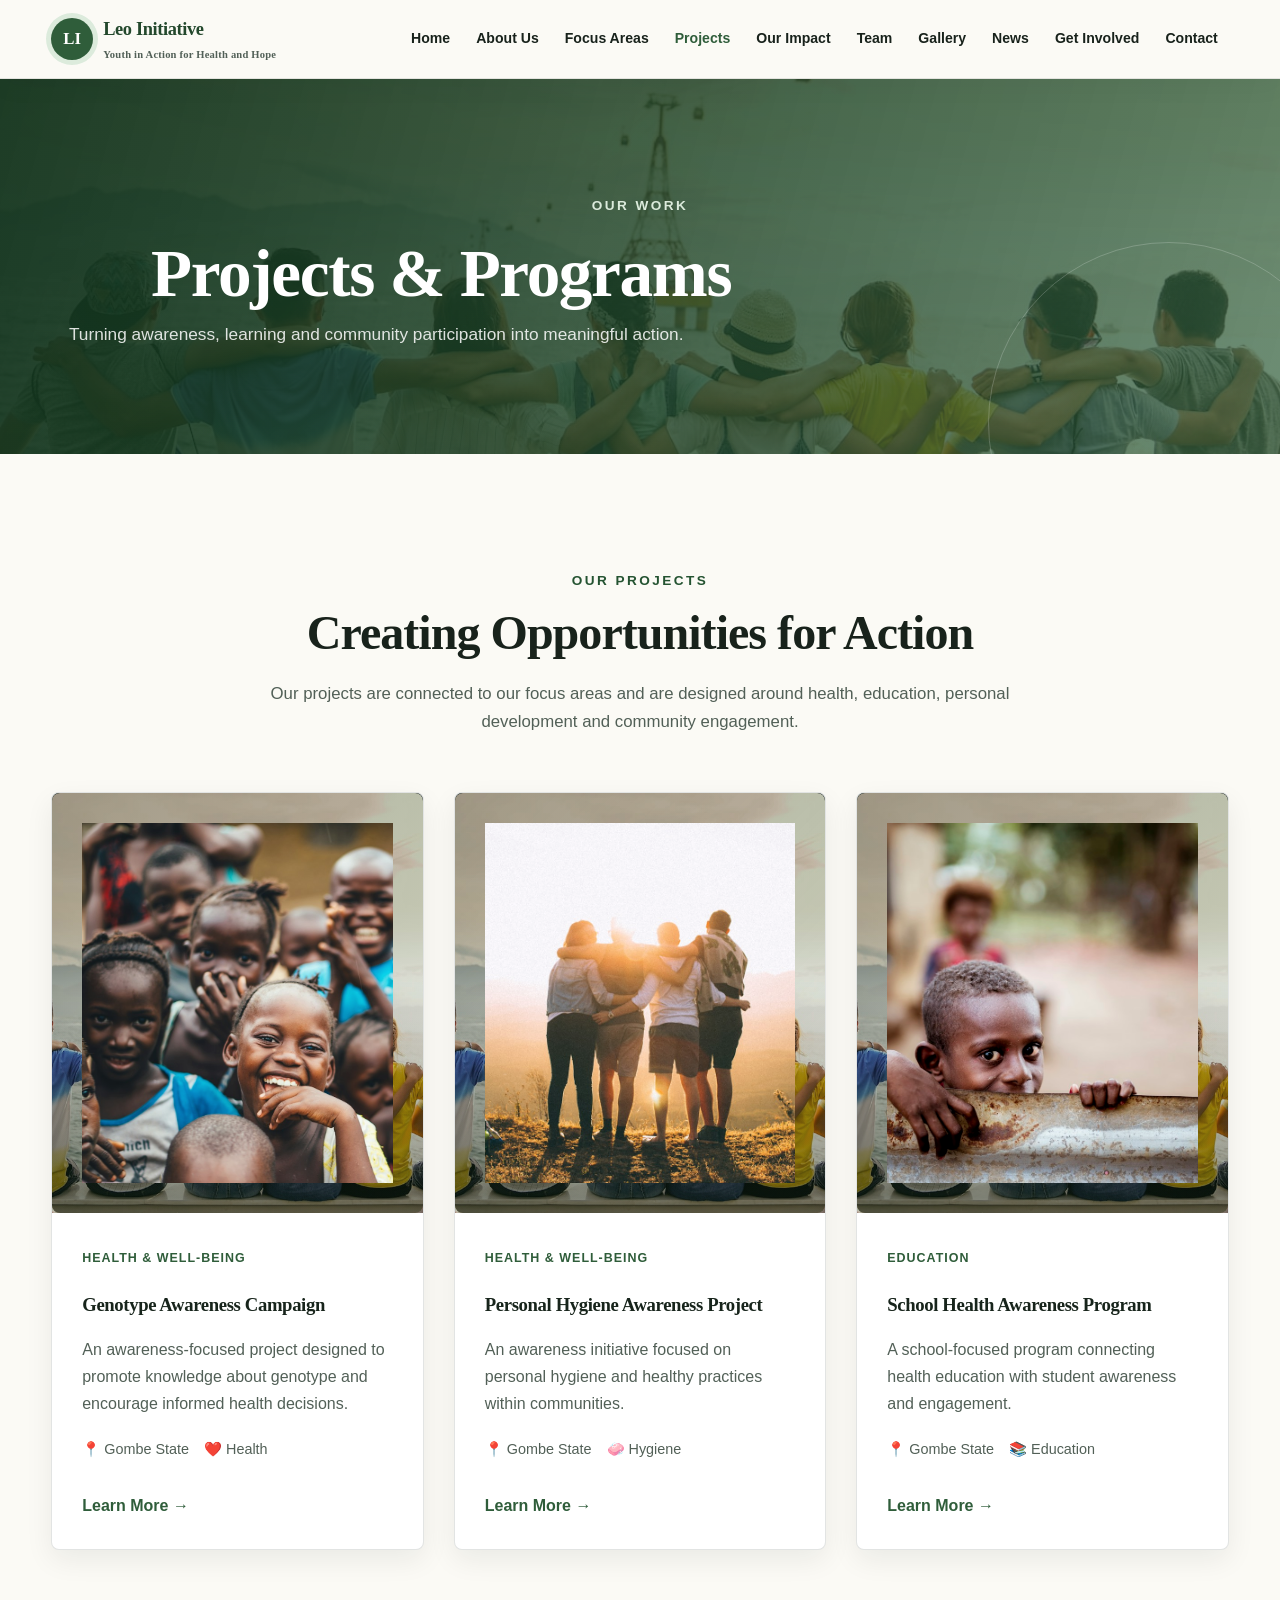
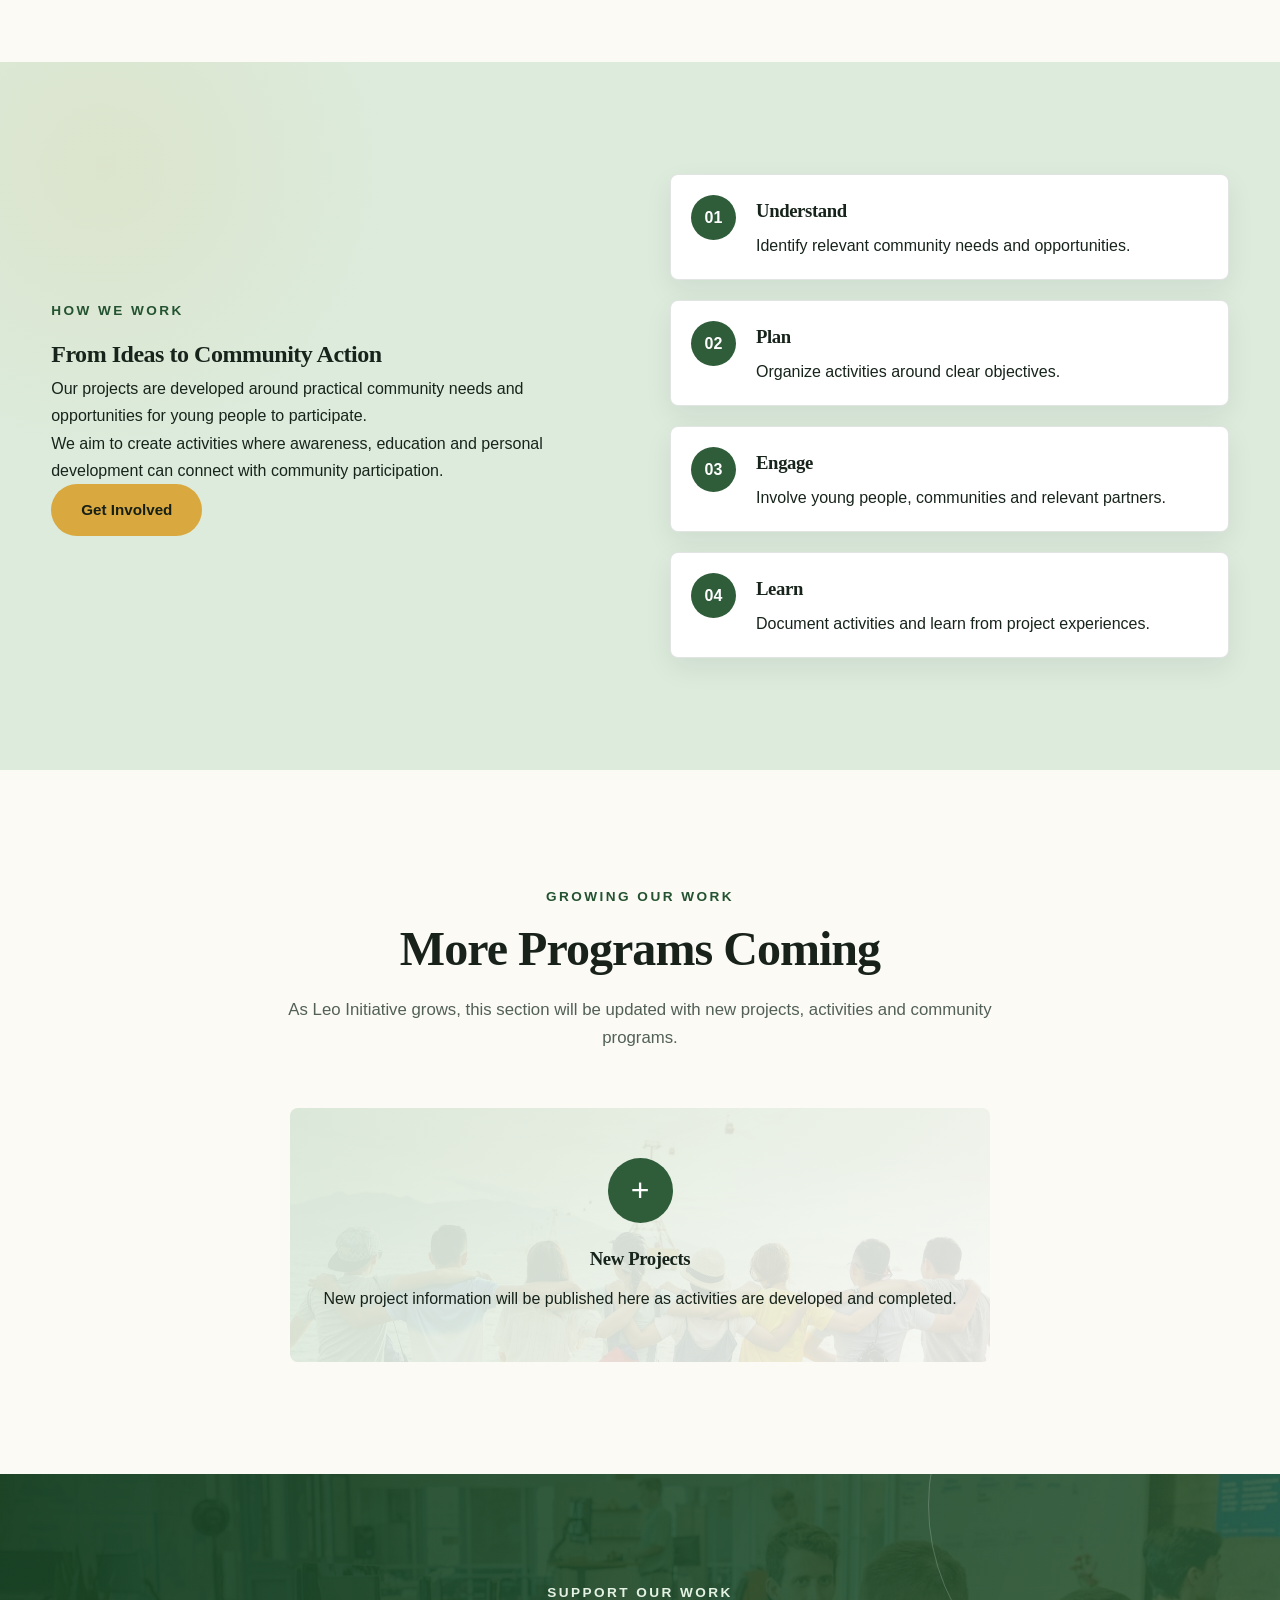
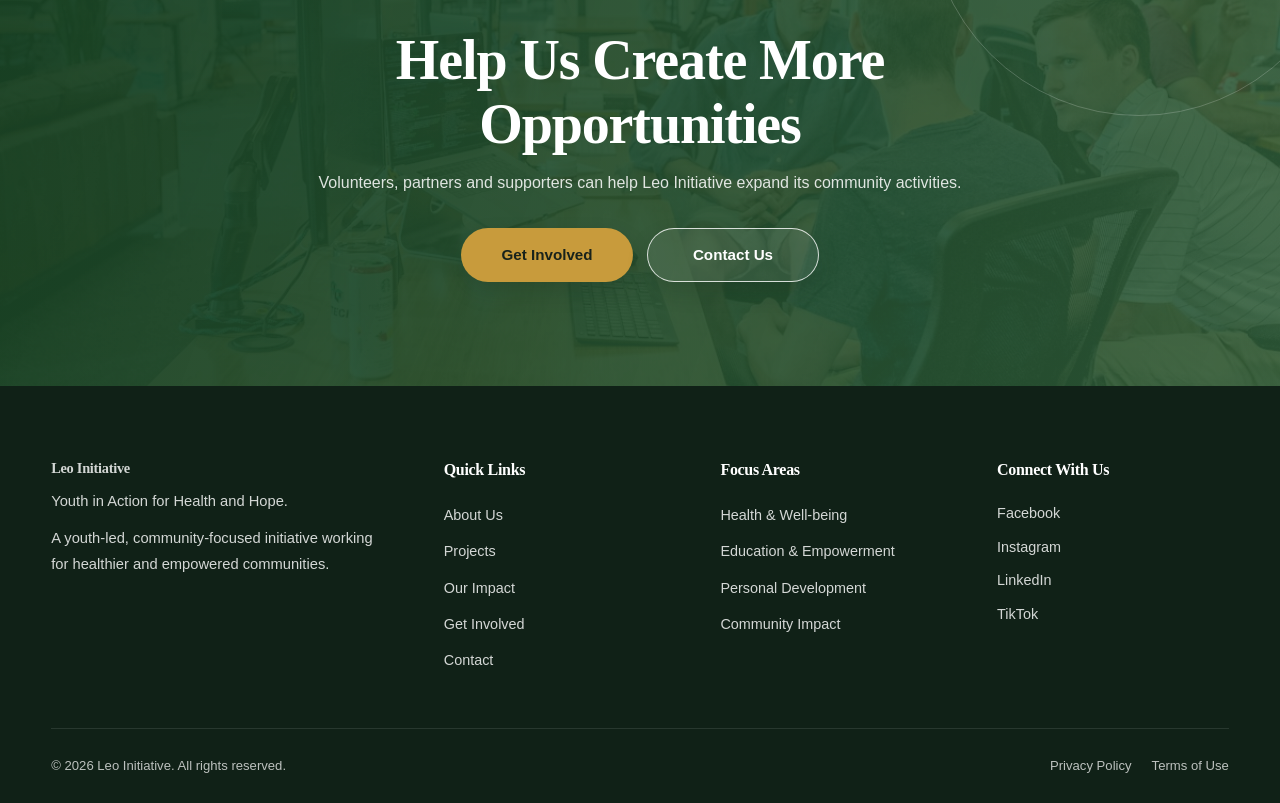
<file: projects.html>
<!DOCTYPE html>
<html lang="en">

<head>

    <meta charset="UTF-8">

    <meta
        name="viewport"
        content="width=device-width, initial-scale=1.0"
    >

    <title>Projects & Programs | Leo Initiative</title>

    <meta
        name="description"
        content="Explore Leo Initiative projects and programs supporting health awareness, education, personal development and community impact."
    >

    <link rel="stylesheet" href="assets/style.css">

</head>


<body>


    <!-- =====================================================
         HEADER
         ===================================================== -->

    <header class="site-header">

        <div class="container header-container">


            <!-- Logo -->

            <a href="index.html" class="logo">

                <span class="logo-mark">
                    LI
                </span>

                <span class="logo-text">

                    <strong>
                        Leo Initiative
                    </strong>

                    <small>
                        Youth in Action for Health and Hope
                    </small>

                </span>

            </a>


            <!-- Mobile menu button -->

            <button
                class="menu-toggle"
                id="menuToggle"
                aria-label="Open navigation menu"
                aria-expanded="false"
                aria-controls="mainNav"
            >
                <span></span>
                <span></span>
                <span></span>
            </button>


            <!-- Navigation -->

            <nav
                class="main-nav"
                id="mainNav"
            >

                <a href="index.html">
                    Home
                </a>

                <a href="about.html">
                    About Us
                </a>

                <a href="focus-areas.html">
                    Focus Areas
                </a>

                <a
                    href="projects.html"
                    class="active"
                >
                    Projects
                </a>

                <a href="impact.html">
                    Our Impact
                </a>

                <a href="team.html">
                    Team
                </a>

                <a href="gallery.html">
                    Gallery
                </a>

                <a href="news.html">
                    News
                </a>

                <a href="get-involved.html">
                    Get Involved
                </a>

                <a href="contact.html">
                    Contact
                </a>

            </nav>

        </div>

    </header>



    <!-- =====================================================
         PAGE HERO
         ===================================================== -->

    <section class="page-hero">

        <div class="container">

            <span class="section-label light">
                OUR WORK
            </span>

            <h1>
                Projects &amp; Programs
            </h1>

            <p>
                Turning awareness, learning and community
                participation into meaningful action.
            </p>

        </div>

    </section>



    <!-- =====================================================
         INTRODUCTION
         ===================================================== -->

    <section class="section">

        <div class="container">

            <div class="section-heading center">

                <span class="section-label">
                    OUR PROJECTS
                </span>

                <h2>
                    Creating Opportunities for Action
                </h2>

                <p>
                    Our projects are connected to our focus areas
                    and are designed around health, education,
                    personal development and community engagement.
                </p>

            </div>



            <!-- =================================================
                 PROJECT GRID
                 ================================================= -->

            <div class="project-list-grid">


                <!-- =================================================
                     PROJECT 1
                     ================================================= -->

                <article class="project-detail-card">

                    <div class="project-detail-image">

                        <!--
                            DEBUG NOTE:

                            Replace this placeholder with the actual
                            project image later.

                            Example:
                            images/projects/genotype-awareness.jpg
                        -->

                        <div class="image-placeholder">
                            <img src="assets/images/health.jpg" alt="Genotype awareness campaign">
                        </div>

                    </div>


                    <div class="project-detail-content">

                        <span class="project-category">
                            HEALTH &amp; WELL-BEING
                        </span>

                        <h3>
                            Genotype Awareness Campaign
                        </h3>

                        <p>
                            An awareness-focused project designed to
                            promote knowledge about genotype and
                            encourage informed health decisions.
                        </p>


                        <div class="project-meta">

                            <span>
                                📍 Gombe State
                            </span>

                            <span>
                                ❤️ Health
                            </span>

                        </div>


                        <a
                            href="contact.html"
                            class="text-link"
                        >
                            Learn More →
                        </a>

                    </div>

                </article>



                <!-- =================================================
                     PROJECT 2
                     ================================================= -->

                <article class="project-detail-card">

                    <div class="project-detail-image">

                        <div class="image-placeholder">
                            <img src="assets/images/volunteers.jpg" alt="Personal hygiene awareness project">
                        </div>

                    </div>


                    <div class="project-detail-content">

                        <span class="project-category">
                            HEALTH &amp; WELL-BEING
                        </span>

                        <h3>
                            Personal Hygiene Awareness Project
                        </h3>

                        <p>
                            An awareness initiative focused on
                            personal hygiene and healthy practices
                            within communities.
                        </p>


                        <div class="project-meta">

                            <span>
                                📍 Gombe State
                            </span>

                            <span>
                                🧼 Hygiene
                            </span>

                        </div>


                        <a
                            href="contact.html"
                            class="text-link"
                        >
                            Learn More →
                        </a>

                    </div>

                </article>



                <!-- =================================================
                     PROJECT 3
                     ================================================= -->

                <article class="project-detail-card">

                    <div class="project-detail-image">

                        <div class="image-placeholder">
                            <img src="assets/images/education.jpg" alt="School health awareness program">
                        </div>

                    </div>


                    <div class="project-detail-content">

                        <span class="project-category">
                            EDUCATION
                        </span>

                        <h3>
                            School Health Awareness Program
                        </h3>

                        <p>
                            A school-focused program connecting health
                            education with student awareness and
                            engagement.
                        </p>


                        <div class="project-meta">

                            <span>
                                📍 Gombe State
                            </span>

                            <span>
                                📚 Education
                            </span>

                        </div>


                        <a
                            href="contact.html"
                            class="text-link"
                        >
                            Learn More →
                        </a>

                    </div>

                </article>

            </div>

        </div>

    </section>



    <!-- =====================================================
         PROJECT APPROACH
         ===================================================== -->

    <section class="section section-light">

        <div class="container">

            <div class="two-column">


                <!-- Text -->

                <div>

                    <span class="section-label">
                        HOW WE WORK
                    </span>

                    <h2>
                        From Ideas to Community Action
                    </h2>

                    <p>
                        Our projects are developed around practical
                        community needs and opportunities for young
                        people to participate.
                    </p>

                    <p>
                        We aim to create activities where awareness,
                        education and personal development can connect
                        with community participation.
                    </p>


                    <a
                        href="get-involved.html"
                        class="btn btn-primary"
                    >
                        Get Involved
                    </a>

                </div>


                <!-- Process -->

                <div class="project-process">


                    <div class="process-item">

                        <span>
                            01
                        </span>

                        <div>

                            <h3>
                                Understand
                            </h3>

                            <p>
                                Identify relevant community needs
                                and opportunities.
                            </p>

                        </div>

                    </div>



                    <div class="process-item">

                        <span>
                            02
                        </span>

                        <div>

                            <h3>
                                Plan
                            </h3>

                            <p>
                                Organize activities around clear
                                objectives.
                            </p>

                        </div>

                    </div>



                    <div class="process-item">

                        <span>
                            03
                        </span>

                        <div>

                            <h3>
                                Engage
                            </h3>

                            <p>
                                Involve young people, communities
                                and relevant partners.
                            </p>

                        </div>

                    </div>



                    <div class="process-item">

                        <span>
                            04
                        </span>

                        <div>

                            <h3>
                                Learn
                            </h3>

                            <p>
                                Document activities and learn from
                                project experiences.
                            </p>

                        </div>

                    </div>

                </div>

            </div>

        </div>

    </section>



    <!-- =====================================================
         FUTURE PROJECTS
         ===================================================== -->

    <section class="section">

        <div class="container">

            <div class="section-heading center">

                <span class="section-label">
                    GROWING OUR WORK
                </span>

                <h2>
                    More Programs Coming
                </h2>

                <p>
                    As Leo Initiative grows, this section will be
                    updated with new projects, activities and
                    community programs.
                </p>

            </div>


            <div class="future-project-box">

                <div class="future-project-icon">
                    +
                </div>

                <h3>
                    New Projects
                </h3>

                <p>
                    New project information will be published here
                    as activities are developed and completed.
                </p>

            </div>

        </div>

    </section>



    <!-- =====================================================
         CTA
         ===================================================== -->

    <section class="cta-section">

        <div class="container">

            <div class="cta-content">

                <span class="section-label light">
                    SUPPORT OUR WORK
                </span>

                <h2>
                    Help Us Create More Opportunities
                </h2>

                <p>
                    Volunteers, partners and supporters can help
                    Leo Initiative expand its community activities.
                </p>


                <div class="cta-buttons">

                    <a
                        href="get-involved.html"
                        class="btn btn-primary"
                    >
                        Get Involved
                    </a>

                    <a
                        href="contact.html"
                        class="btn btn-outline"
                    >
                        Contact Us
                    </a>

                </div>

            </div>

        </div>

    </section>



    <!-- =====================================================
         FOOTER
         ===================================================== -->

    <footer class="site-footer">

        <div class="container footer-grid">


            <div class="footer-brand">

                <h3>
                    Leo Initiative
                </h3>

                <p>
                    Youth in Action for Health and Hope.
                </p>

                <p>
                    Gombe State, Nigeria
                </p>

            </div>


            <div class="footer-column">

                <h4>
                    Quick Links
                </h4>

                <a href="index.html">
                    Home
                </a>

                <a href="about.html">
                    About Us
                </a>

                <a href="projects.html">
                    Projects
                </a>

                <a href="news.html">
                    News
                </a>

                <a href="contact.html">
                    Contact
                </a>

            </div>


            <div class="footer-column">

                <h4>
                    Focus Areas
                </h4>

                <a href="focus-areas.html">
                    Health &amp; Well-being
                </a>

                <a href="focus-areas.html">
                    Education &amp; Empowerment
                </a>

                <a href="focus-areas.html">
                    Personal Development
                </a>

                <a href="focus-areas.html">
                    Community Impact
                </a>

            </div>


            <div class="footer-column">

                <h4>
                    Get Involved
                </h4>

                <a href="get-involved.html">
                    Volunteer
                </a>

                <a href="get-involved.html">
                    Partner With Us
                </a>

                <a href="get-involved.html">
                    Support Our Work
                </a>

            </div>

        </div>


        <div class="footer-bottom">

            <div class="container">

                <p>

                    ©
                    <span id="currentYear"></span>

                    Leo Initiative.
                    All Rights Reserved.

                </p>


                <div>

                    <a href="privacy-policy.html">
                        Privacy Policy
                    </a>

                    <a href="terms.html">
                        Terms
                    </a>

                </div>

            </div>

        </div>

    </footer>



    <!-- JavaScript -->

    <script src="assets/script.js?v=footer-2"></script>

</body>

</html>
</file>
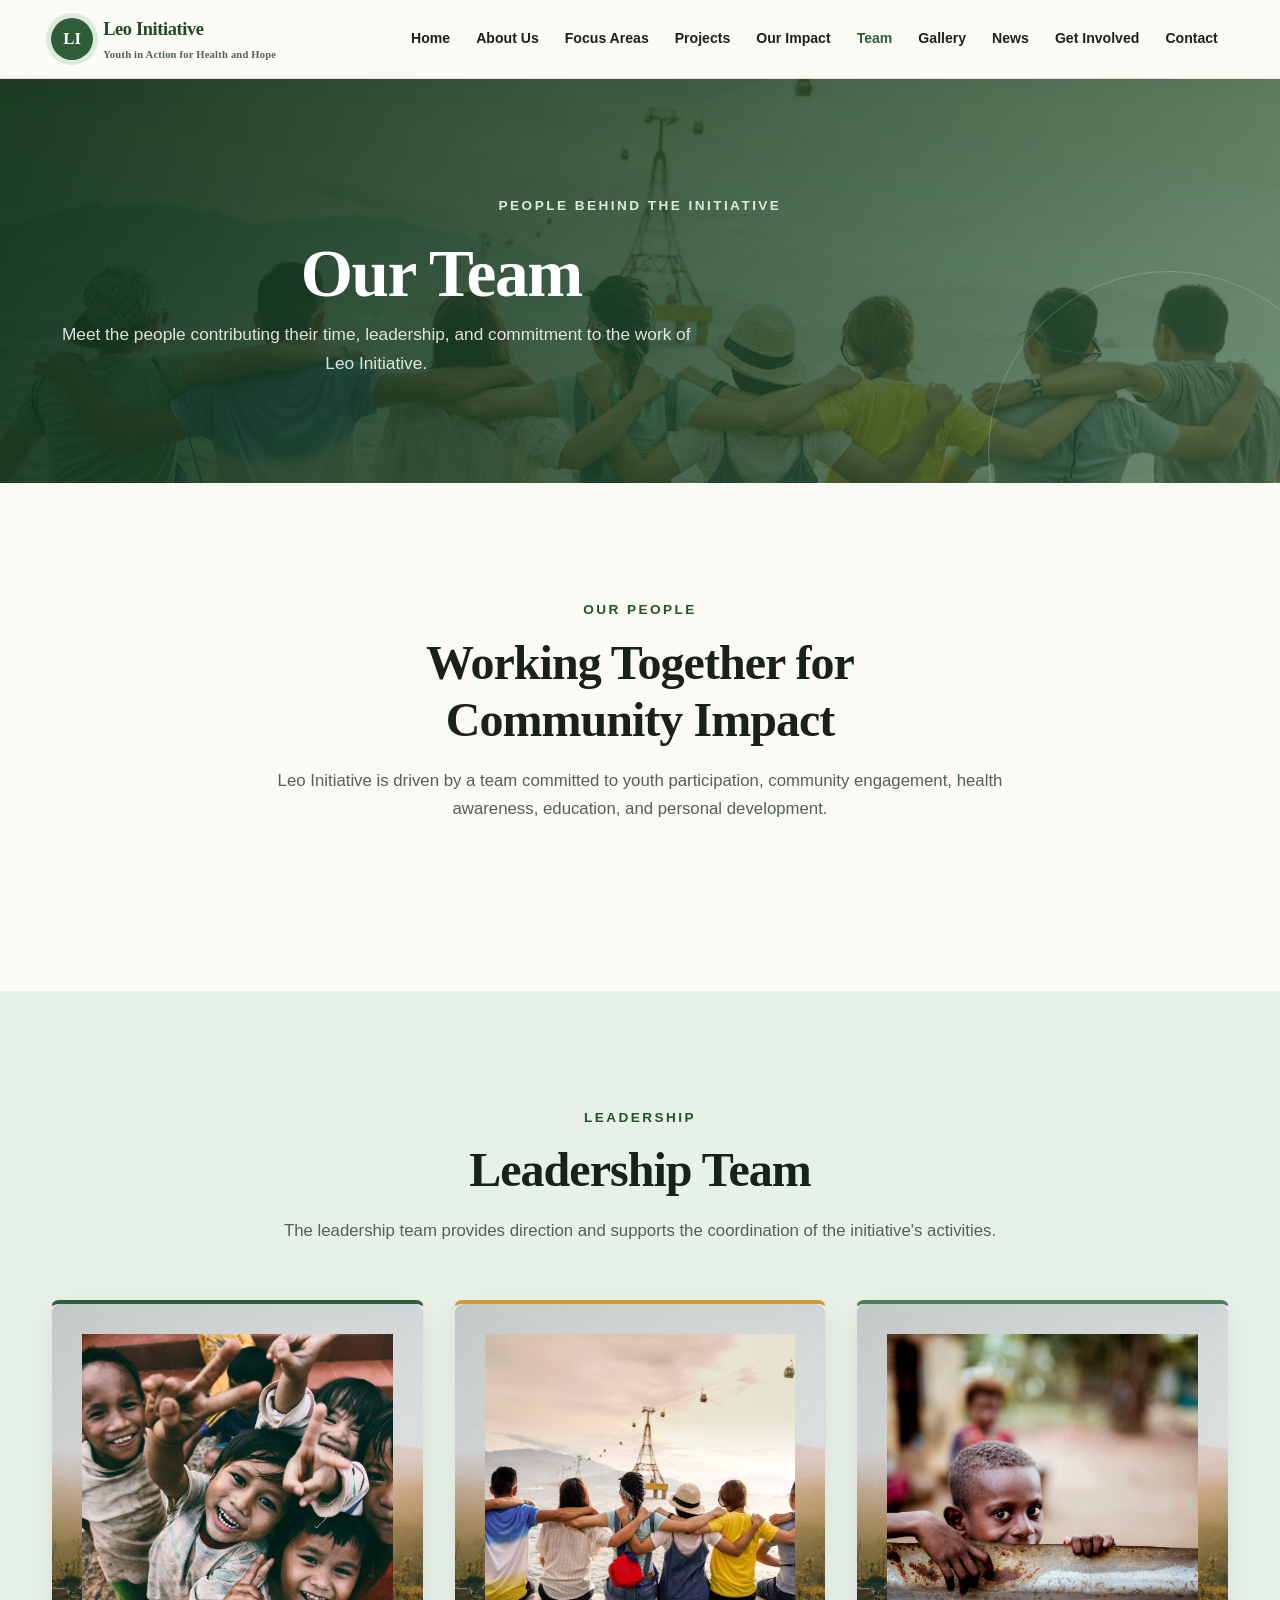
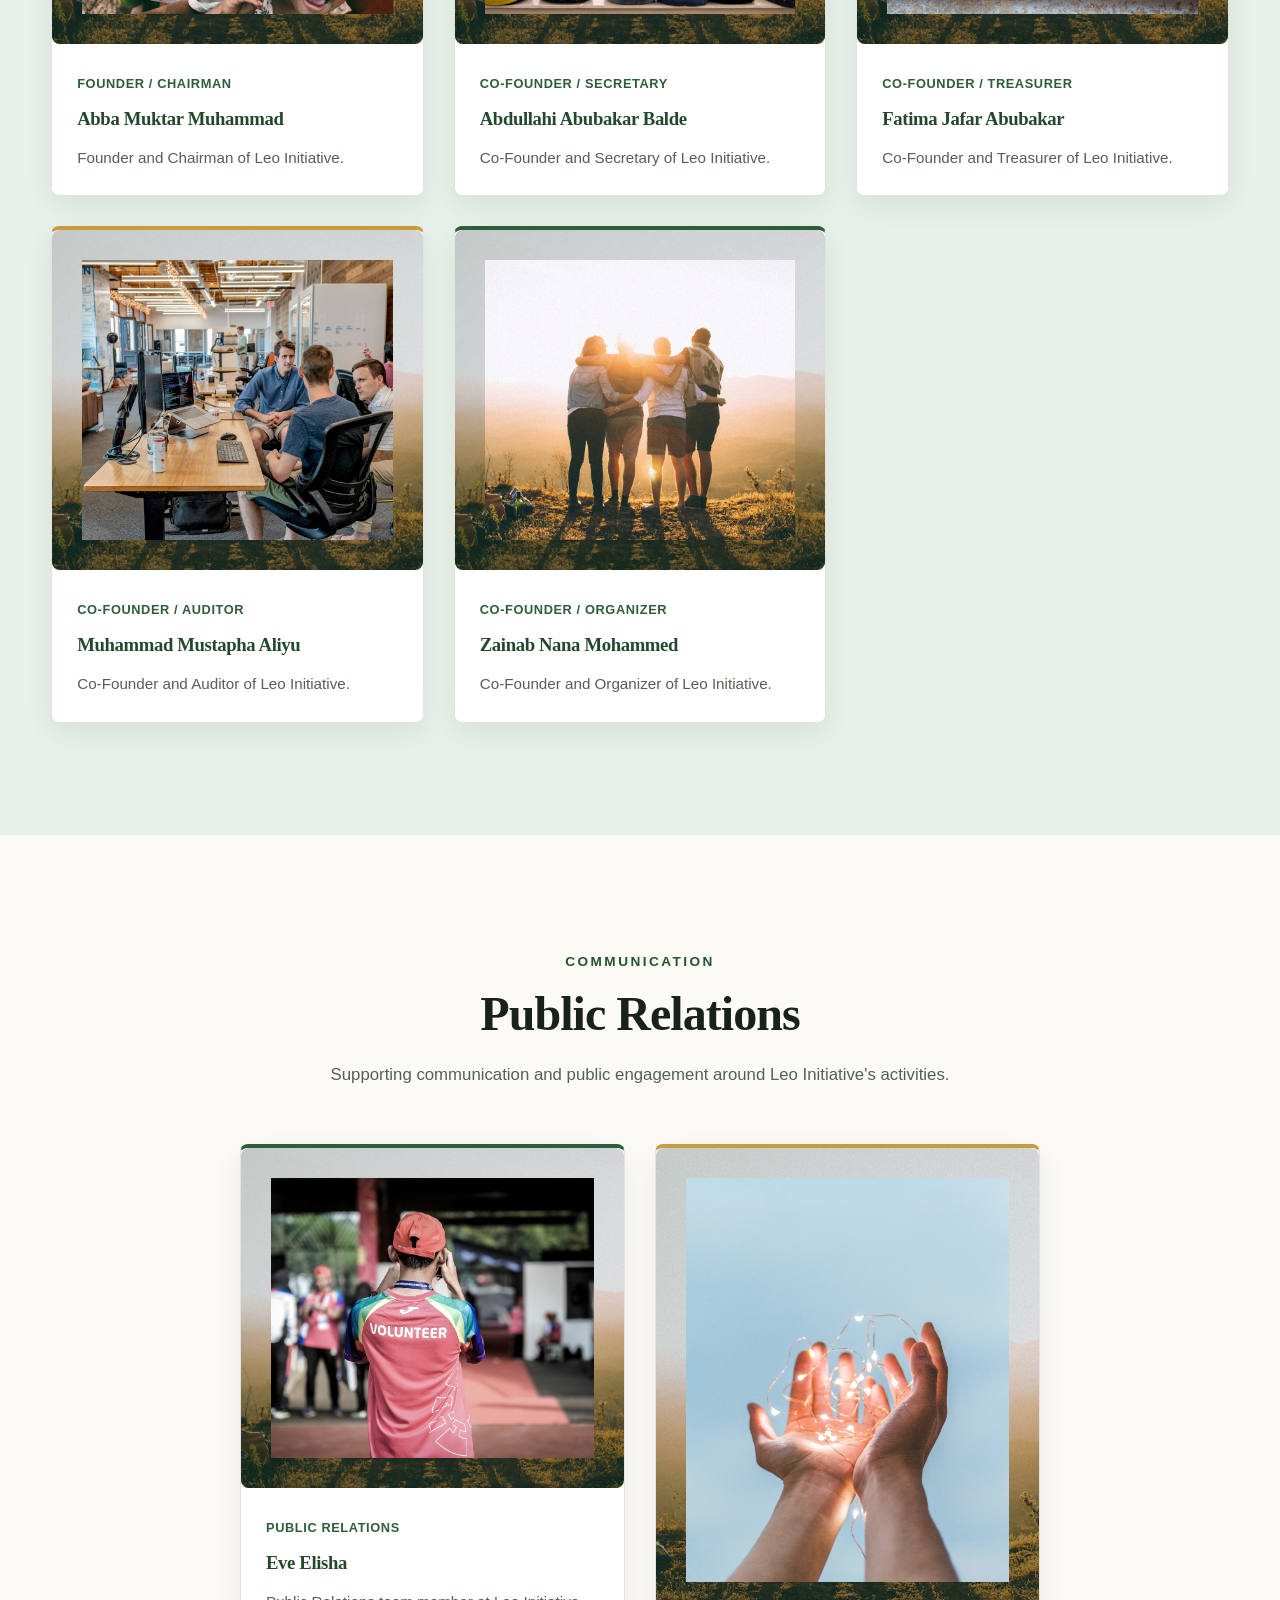
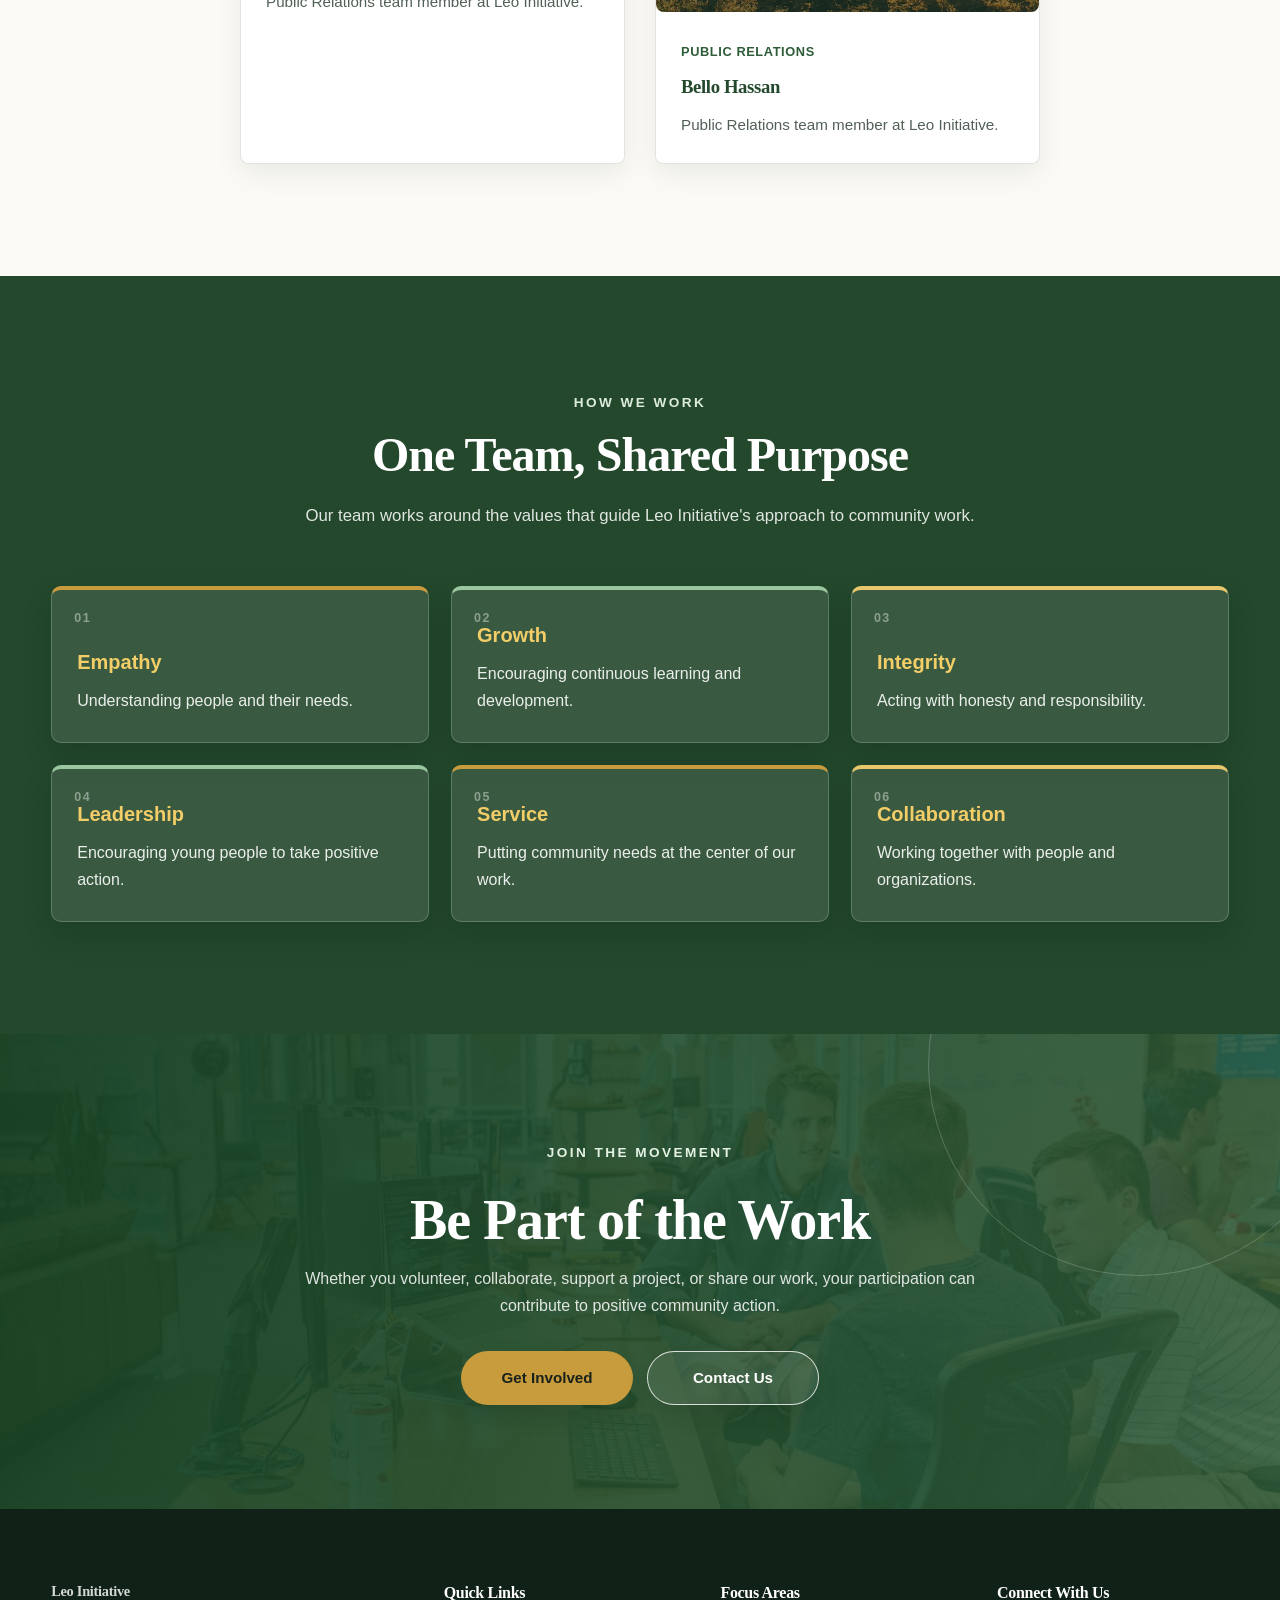
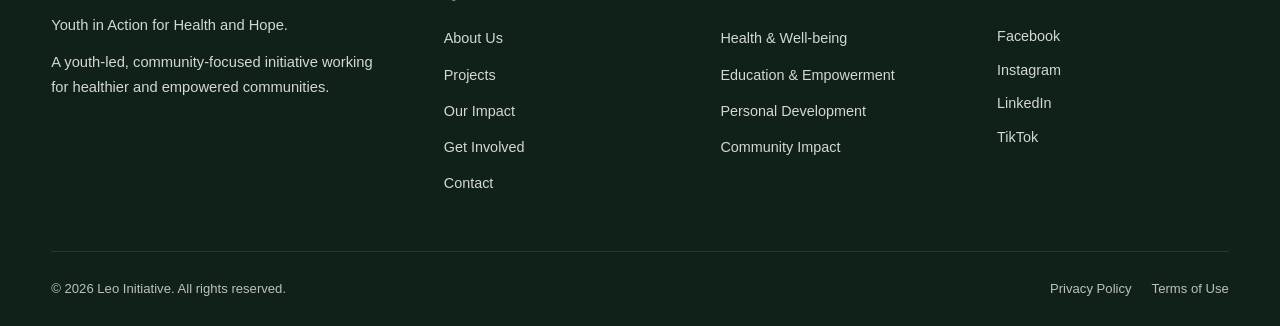
<file: team.html>
<!DOCTYPE html>
<html lang="en">

<head>
    <meta charset="UTF-8">

    <!-- Makes the website responsive on phones and tablets -->
    <meta name="viewport" content="width=device-width, initial-scale=1.0">

    <title>Our Team | Leo Initiative</title>

    <meta
        name="description"
        content="Meet the team behind Leo Initiative and learn about the people contributing to youth and community development."
    >

    <!-- Main website stylesheet -->
    <link rel="stylesheet" href="assets/style.css">

    <!-- Main JavaScript -->
    <script src="assets/script.js?v=footer-2" defer></script>
</head>

<body>

    <!-- =====================================================
         HEADER
         ===================================================== -->
    <header class="site-header">

        <div class="container header-container">

            <!-- Logo / Organization name -->
            <a href="index.html" class="logo">
                <span class="logo-mark">LI</span>

                <span class="logo-text">
                    <strong>Leo Initiative</strong>
                    <small>Youth in Action for Health and Hope</small>
                </span>
            </a>


            <!-- Mobile menu button -->
            <button
                class="menu-toggle"
                id="menuToggle"
                aria-label="Open navigation menu"
                aria-expanded="false"
                aria-controls="mainNav"
            >
                <span></span>
                <span></span>
                <span></span>
            </button>


            <!-- Main navigation -->
            <nav class="main-nav" id="mainNav">

                <a href="index.html">Home</a>

                <a href="about.html">About Us</a>

                <a href="focus-areas.html">Focus Areas</a>

                <a href="projects.html">Projects</a>

                <a href="impact.html">Our Impact</a>

                <a href="team.html" class="active">Team</a>

                <a href="gallery.html">Gallery</a>

                <a href="news.html">News</a>

                <a href="get-involved.html">Get Involved</a>

                <a href="contact.html">Contact</a>

            </nav>

        </div>

    </header>


    <!-- =====================================================
         PAGE HERO
         ===================================================== -->
    <main>

        <section class="page-hero">

            <div class="container">

                <span class="section-label light">
                    PEOPLE BEHIND THE INITIATIVE
                </span>

                <h1>Our Team</h1>

                <p>
                    Meet the people contributing their time, leadership,
                    and commitment to the work of Leo Initiative.
                </p>

            </div>

        </section>


        <!-- =================================================
             INTRODUCTION
             ================================================= -->
        <section class="section">

            <div class="container">

                <div class="section-heading center">

                    <span class="section-label">
                        OUR PEOPLE
                    </span>

                    <h2>
                        Working Together for Community Impact
                    </h2>

                    <p>
                        Leo Initiative is driven by a team committed to
                        youth participation, community engagement, health
                        awareness, education, and personal development.
                    </p>

                </div>

            </div>

        </section>


        <!-- =================================================
             LEADERSHIP TEAM
             ================================================= -->
        <section class="section section-light">

            <div class="container">

                <div class="section-heading center">

                    <span class="section-label">
                        LEADERSHIP
                    </span>

                    <h2>
                        Leadership Team
                    </h2>

                    <p>
                        The leadership team provides direction and supports
                        the coordination of the initiative's activities.
                    </p>

                </div>


                <div class="team-grid team-leadership-grid">

                    <!-- Abba Muktar Muhammad -->
                    <article class="team-card">

                        <div class="team-image image-placeholder">
                            <img src="assets/images/hero-action.jpg" alt="Leo Initiative leadership team member">
                        </div>

                        <div class="team-content">

                            <span class="team-role">
                                Founder / Chairman
                            </span>

                            <h3>
                                Abba Muktar Muhammad
                            </h3>

                            <p>
                                Founder and Chairman of Leo Initiative.
                            </p>

                        </div>

                    </article>


                    <!-- Abdullahi Abubakar Balde -->
                    <article class="team-card">

                        <div class="team-image image-placeholder">
                            <img src="assets/images/community.jpg" alt="Leo Initiative leadership team member">
                        </div>

                        <div class="team-content">

                            <span class="team-role">
                                Co-Founder / Secretary
                            </span>

                            <h3>
                                Abdullahi Abubakar Balde
                            </h3>

                            <p>
                                Co-Founder and Secretary of Leo Initiative.
                            </p>

                        </div>

                    </article>


                    <!-- Fatima Jafar Abubakar -->
                    <article class="team-card">

                        <div class="team-image image-placeholder">
                            <img src="assets/images/education.jpg" alt="Leo Initiative leadership team member">
                        </div>

                        <div class="team-content">

                            <span class="team-role">
                                Co-Founder / Treasurer
                            </span>

                            <h3>
                                Fatima Jafar Abubakar
                            </h3>

                            <p>
                                Co-Founder and Treasurer of Leo Initiative.
                            </p>

                        </div>

                    </article>


                    <!-- Muhammad Mustapha Aliyu -->
                    <article class="team-card">

                        <div class="team-image image-placeholder">
                            <img src="assets/images/partnership.jpg" alt="Leo Initiative leadership team member">
                        </div>

                        <div class="team-content">

                            <span class="team-role">
                                Co-Founder / Auditor
                            </span>

                            <h3>
                                Muhammad Mustapha Aliyu
                            </h3>

                            <p>
                                Co-Founder and Auditor of Leo Initiative.
                            </p>

                        </div>

                    </article>


                    <!-- Zainab Nana Mohammed -->
                    <article class="team-card">

                        <div class="team-image image-placeholder">
                            <img src="assets/images/volunteers.jpg" alt="Leo Initiative leadership team member">
                        </div>

                        <div class="team-content">

                            <span class="team-role">
                                Co-Founder / Organizer
                            </span>

                            <h3>
                                Zainab Nana Mohammed
                            </h3>

                            <p>
                                Co-Founder and Organizer of Leo Initiative.
                            </p>

                        </div>

                    </article>

                </div>

            </div>

        </section>


        <!-- =================================================
             PUBLIC RELATIONS TEAM
             ================================================= -->
        <section class="section">

            <div class="container">

                <div class="section-heading center">

                    <span class="section-label">
                        COMMUNICATION
                    </span>

                    <h2>
                        Public Relations
                    </h2>

                    <p>
                        Supporting communication and public engagement
                        around Leo Initiative's activities.
                    </p>

                </div>


                <div class="team-grid team-pr-grid">

                    <!-- Eve Elisha -->
                    <article class="team-card">

                        <div class="team-image image-placeholder">
                            <img src="assets/images/about.jpg" alt="Leo Initiative public relations team member">
                        </div>

                        <div class="team-content">

                            <span class="team-role">
                                Public Relations
                            </span>

                            <h3>
                                Eve Elisha
                            </h3>

                            <p>
                                Public Relations team member at Leo Initiative.
                            </p>

                        </div>

                    </article>


                    <!-- Bello Hassan -->
                    <article class="team-card">

                        <div class="team-image image-placeholder">
                            <img src="assets/images/story.jpg" alt="Leo Initiative public relations team member">
                        </div>

                        <div class="team-content">

                            <span class="team-role">
                                Public Relations
                            </span>

                            <h3>
                                Bello Hassan
                            </h3>

                            <p>
                                Public Relations team member at Leo Initiative.
                            </p>

                        </div>

                    </article>

                </div>

            </div>

        </section>


        <!-- =================================================
             TEAM VALUES
             ================================================= -->
        <section class="section dark-section">

            <div class="container">

                <div class="section-heading center">

                    <span class="section-label light">
                        HOW WE WORK
                    </span>

                    <h2>
                        One Team, Shared Purpose
                    </h2>

                    <p>
                        Our team works around the values that guide
                        Leo Initiative's approach to community work.
                    </p>

                </div>


                <div class="team-values-grid">

                    <div class="team-value-item">
                        <strong>Empathy</strong>
                        <span>
                            Understanding people and their needs.
                        </span>
                    </div>

                    <div class="team-value-item">
                        <strong>Growth</strong>
                        <span>
                            Encouraging continuous learning and development.
                        </span>
                    </div>

                    <div class="team-value-item">
                        <strong>Integrity</strong>
                        <span>
                            Acting with honesty and responsibility.
                        </span>
                    </div>

                    <div class="team-value-item">
                        <strong>Leadership</strong>
                        <span>
                            Encouraging young people to take positive action.
                        </span>
                    </div>

                    <div class="team-value-item">
                        <strong>Service</strong>
                        <span>
                            Putting community needs at the center of our work.
                        </span>
                    </div>

                    <div class="team-value-item">
                        <strong>Collaboration</strong>
                        <span>
                            Working together with people and organizations.
                        </span>
                    </div>

                </div>

            </div>

        </section>


        <!-- =================================================
             GET INVOLVED CTA
             ================================================= -->
        <section class="cta-section">

            <div class="container">

                <div class="cta-content">

                    <span class="section-label light">
                        JOIN THE MOVEMENT
                    </span>

                    <h2>
                        Be Part of the Work
                    </h2>

                    <p>
                        Whether you volunteer, collaborate, support a
                        project, or share our work, your participation
                        can contribute to positive community action.
                    </p>

                    <div class="cta-buttons">

                        <a href="get-involved.html" class="btn btn-primary">
                            Get Involved
                        </a>

                        <a href="contact.html" class="btn btn-outline-light">
                            Contact Us
                        </a>

                    </div>

                </div>

            </div>

        </section>

    </main>


    <!-- =====================================================
         FOOTER
         ===================================================== -->
    <footer class="site-footer">

        <div class="container footer-grid">

            <!-- Organization -->
            <div class="footer-column">

                <h3>Leo Initiative</h3>

                <p>
                    Youth in Action for Health and Hope.
                </p>

                <p>
                    A youth-led, community-focused initiative
                    working in Gombe State, Nigeria.
                </p>

            </div>


            <!-- Quick links -->
            <div class="footer-column">

                <h3>Quick Links</h3>

                <a href="index.html">Home</a>
                <a href="about.html">About Us</a>
                <a href="projects.html">Projects</a>
                <a href="impact.html">Our Impact</a>
                <a href="team.html">Our Team</a>

            </div>


            <!-- Focus areas -->
            <div class="footer-column">

                <h3>Focus Areas</h3>

                <a href="focus-areas.html">
                    Health & Well-being
                </a>

                <a href="focus-areas.html">
                    Education & Empowerment
                </a>

                <a href="focus-areas.html">
                    Personal Development
                </a>

                <a href="focus-areas.html">
                    Community Impact
                </a>

            </div>


            <!-- Contact -->
            <div class="footer-column">

                <h3>Contact</h3>

                <p>
                    Bogo Bypass Road,
                    Akko LGA,
                    Gombe State, Nigeria
                </p>

                <p>
                    Email: Coming Soon
                </p>

                <p>
                    Phone: Coming Soon
                </p>

            </div>

        </div>


        <div class="footer-bottom">

            <div class="container">

                <p>
                    &copy;
                    <span id="currentYear"></span>
                    Leo Initiative. All rights reserved.
                </p>

                <div class="footer-legal">

                    <a href="privacy-policy.html">
                        Privacy Policy
                    </a>

                    <a href="terms.html">
                        Terms & Conditions
                    </a>

                </div>

            </div>

        </div>

    </footer>

</body>

</html>
</file>
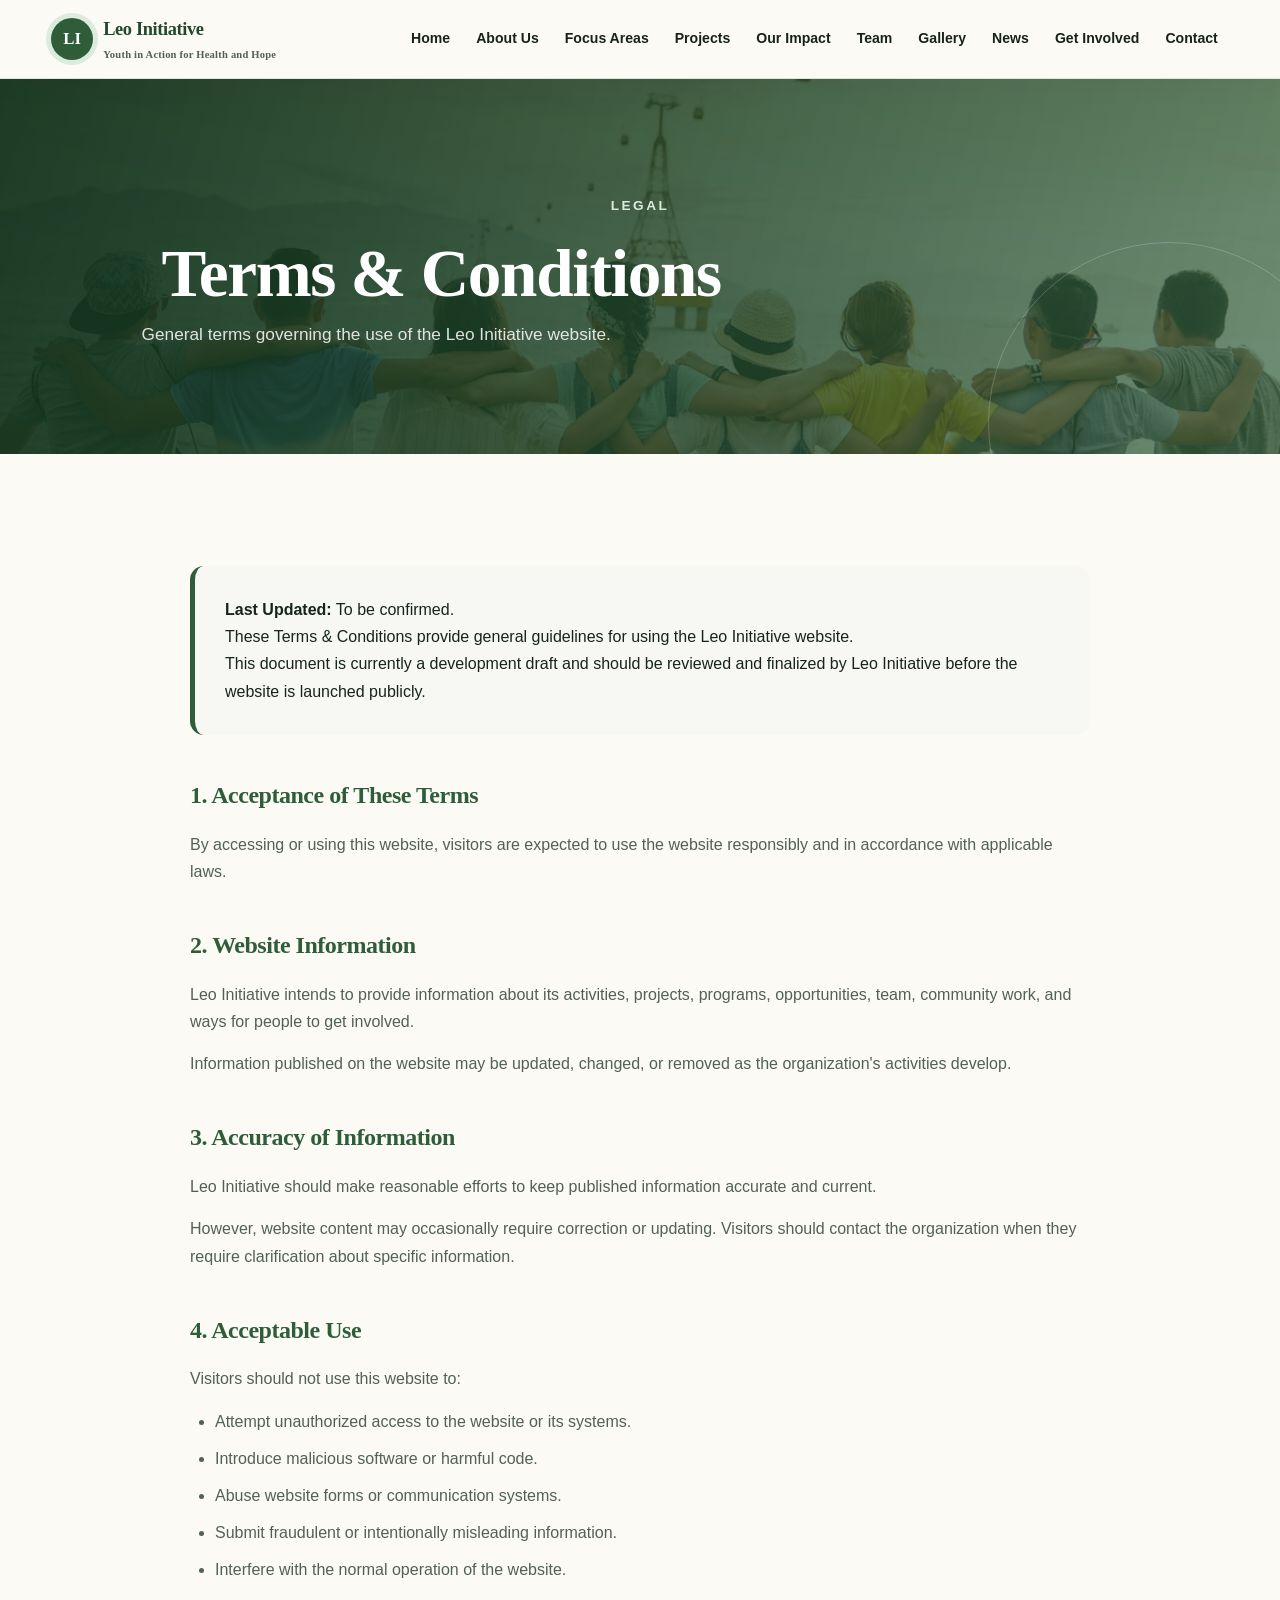
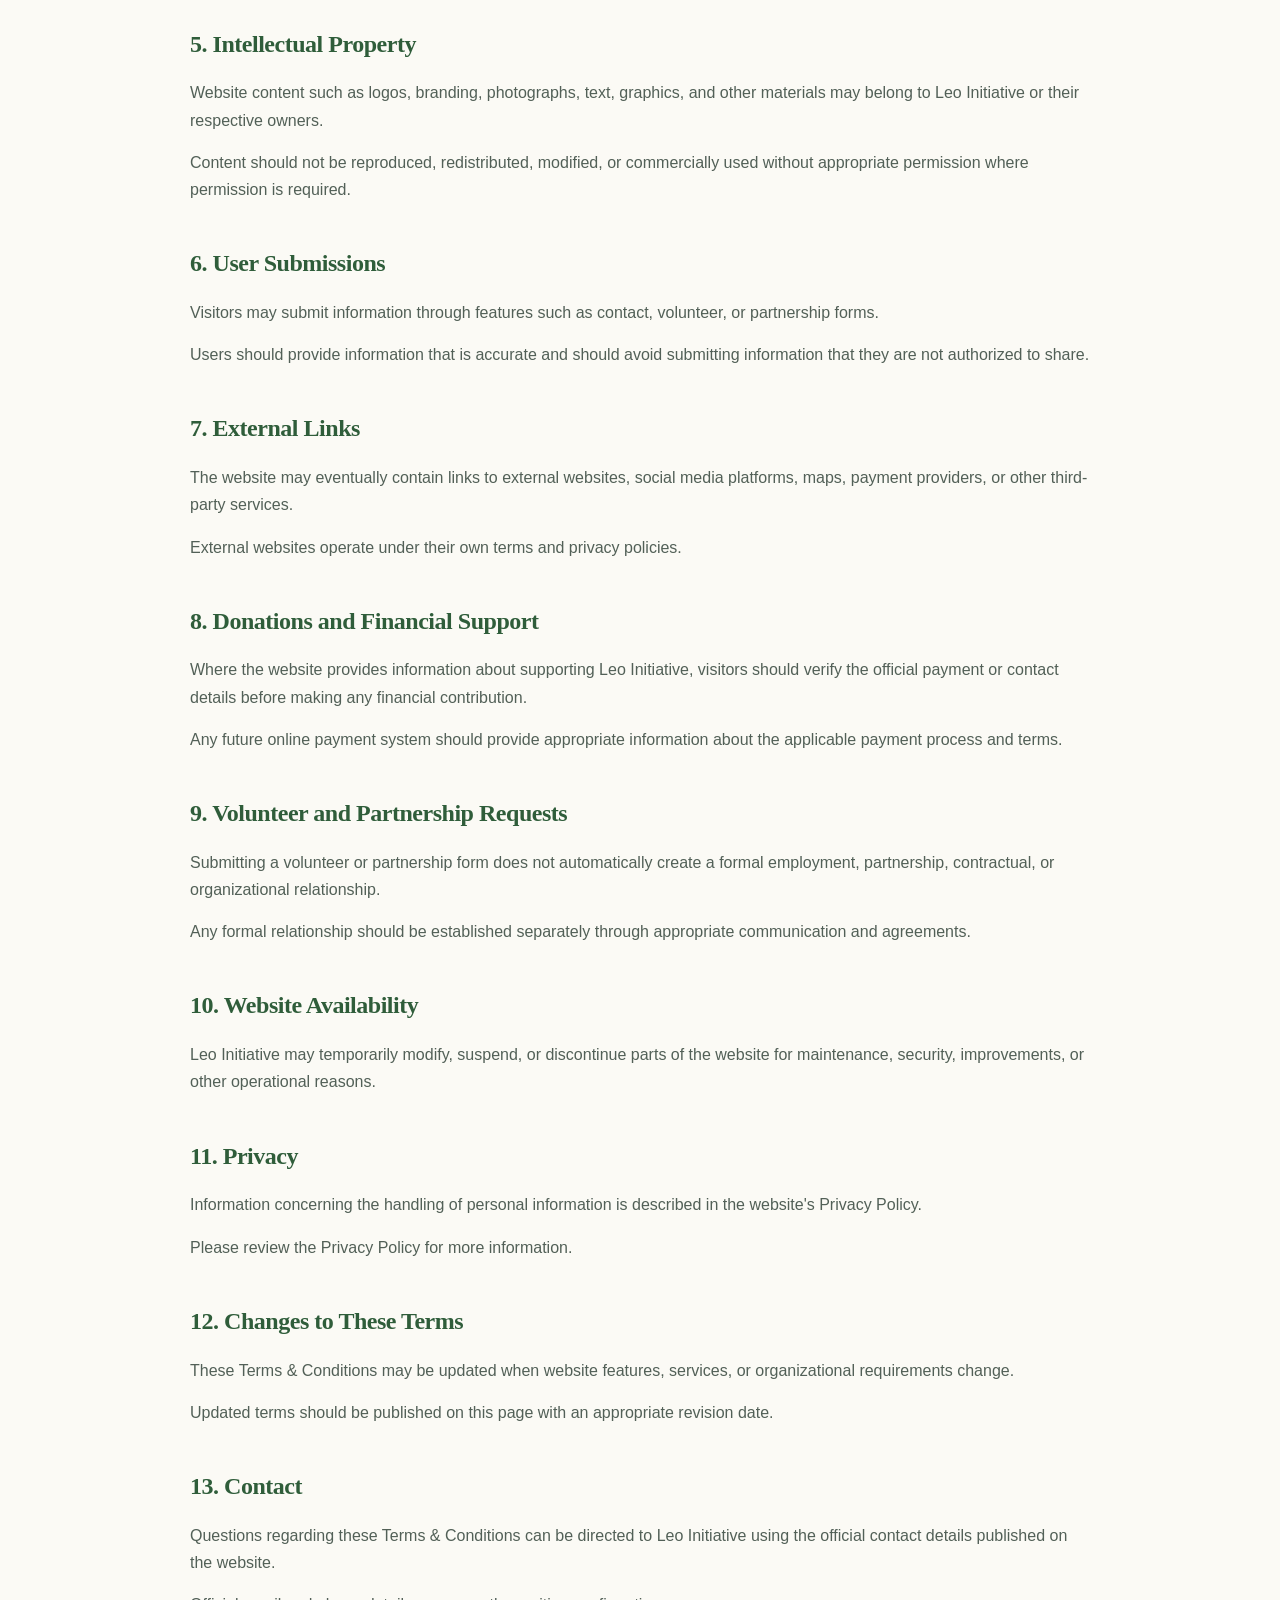
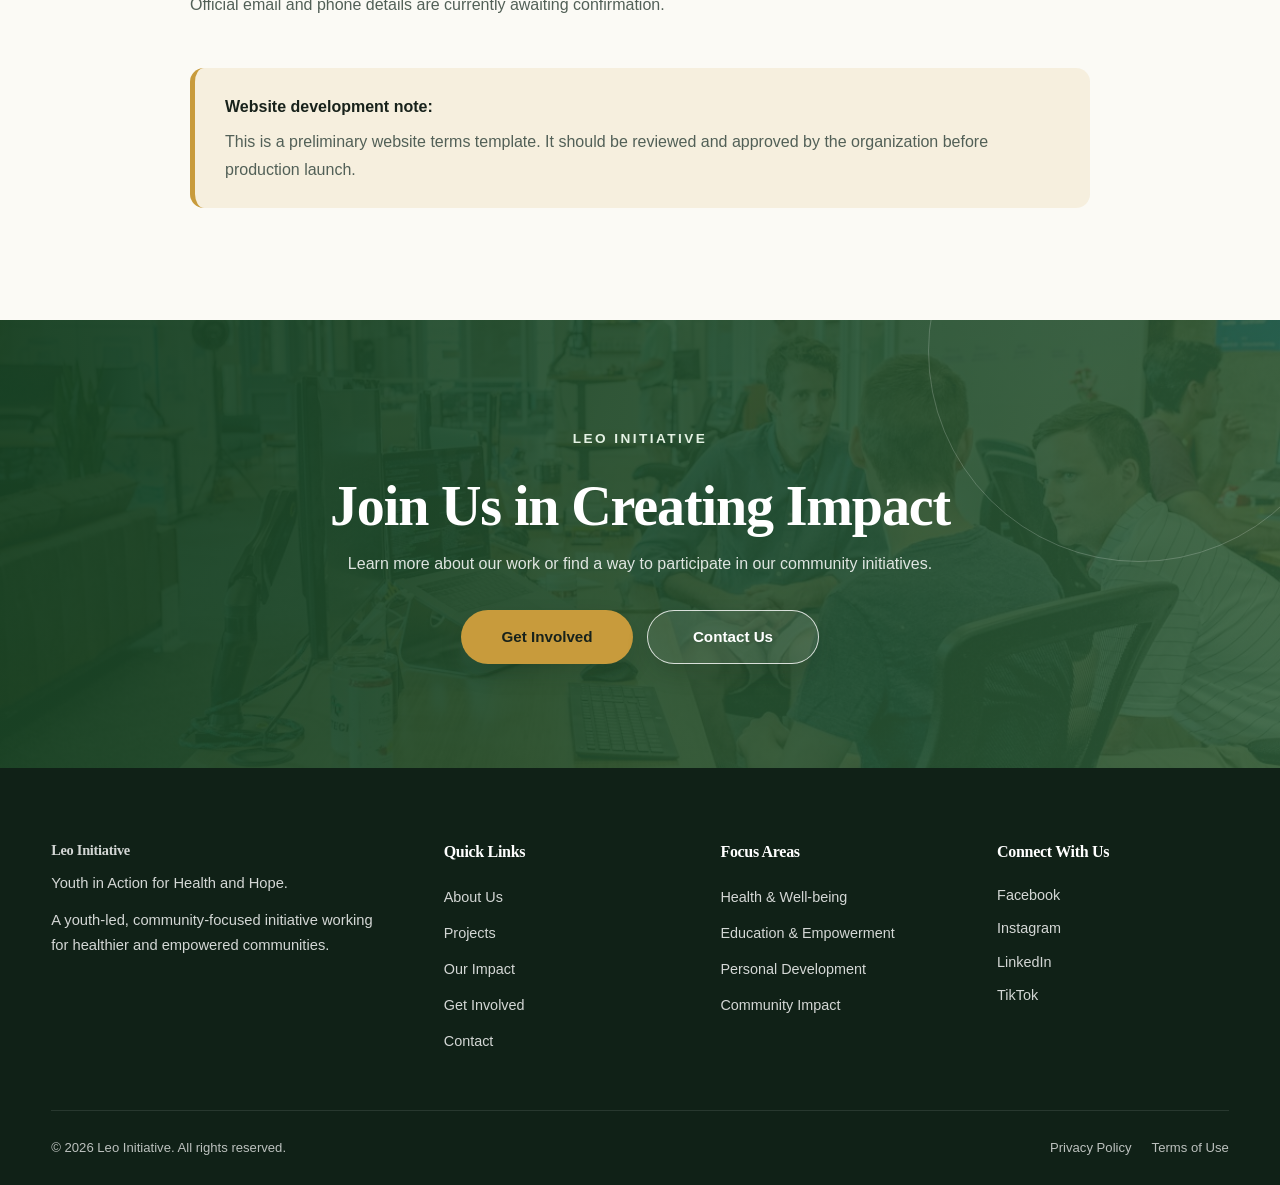
<file: terms.html>
<!DOCTYPE html>
<html lang="en">

<head>
    <meta charset="UTF-8">

    <!-- Responsive design -->
    <meta name="viewport" content="width=device-width, initial-scale=1.0">

    <title>Terms & Conditions | Leo Initiative</title>

    <meta
        name="description"
        content="Terms and Conditions for the Leo Initiative website."
    >

    <link rel="stylesheet" href="assets/style.css">

    <script src="assets/script.js?v=footer-2" defer></script>
</head>

<body>

    <!-- =====================================================
         HEADER
         ===================================================== -->
    <header class="site-header">

        <div class="container header-container">

            <a href="index.html" class="logo">

                <span class="logo-mark">
                    LI
                </span>

                <span class="logo-text">

                    <strong>Leo Initiative</strong>

                    <small>
                        Youth in Action for Health and Hope
                    </small>

                </span>

            </a>


            <!-- Mobile navigation button -->
            <button
                class="menu-toggle"
                id="menuToggle"
                aria-label="Open navigation menu"
                aria-expanded="false"
                aria-controls="mainNav"
            >
                <span></span>
                <span></span>
                <span></span>
            </button>


            <!-- Main navigation -->
            <nav class="main-nav" id="mainNav">

                <a href="index.html">Home</a>

                <a href="about.html">About Us</a>

                <a href="focus-areas.html">Focus Areas</a>

                <a href="projects.html">Projects</a>

                <a href="impact.html">Our Impact</a>

                <a href="team.html">Team</a>

                <a href="gallery.html">Gallery</a>

                <a href="news.html">News</a>

                <a href="get-involved.html">Get Involved</a>

                <a href="contact.html">Contact</a>

            </nav>

        </div>

    </header>


    <!-- =====================================================
         MAIN CONTENT
         ===================================================== -->
    <main>

        <!-- Page Hero -->
        <section class="page-hero">

            <div class="container">

                <span class="section-label light">
                    LEGAL
                </span>

                <h1>
                    Terms & Conditions
                </h1>

                <p>
                    General terms governing the use of the
                    Leo Initiative website.
                </p>

            </div>

        </section>


        <!-- =================================================
             TERMS CONTENT
             ================================================= -->
        <section class="section">

            <div class="container legal-page">

                <!-- Introduction -->
                <div class="legal-intro">

                    <p>
                        <strong>Last Updated:</strong>
                        To be confirmed.
                    </p>

                    <p>
                        These Terms & Conditions provide general
                        guidelines for using the Leo Initiative
                        website.
                    </p>

                    <p>
                        This document is currently a development
                        draft and should be reviewed and finalized
                        by Leo Initiative before the website is
                        launched publicly.
                    </p>

                </div>


                <!-- 1 -->
                <article class="legal-section">

                    <h2>
                        1. Acceptance of These Terms
                    </h2>

                    <p>
                        By accessing or using this website, visitors
                        are expected to use the website responsibly
                        and in accordance with applicable laws.
                    </p>

                </article>


                <!-- 2 -->
                <article class="legal-section">

                    <h2>
                        2. Website Information
                    </h2>

                    <p>
                        Leo Initiative intends to provide information
                        about its activities, projects, programs,
                        opportunities, team, community work, and
                        ways for people to get involved.
                    </p>

                    <p>
                        Information published on the website may be
                        updated, changed, or removed as the
                        organization's activities develop.
                    </p>

                </article>


                <!-- 3 -->
                <article class="legal-section">

                    <h2>
                        3. Accuracy of Information
                    </h2>

                    <p>
                        Leo Initiative should make reasonable efforts
                        to keep published information accurate and
                        current.
                    </p>

                    <p>
                        However, website content may occasionally
                        require correction or updating. Visitors
                        should contact the organization when they
                        require clarification about specific
                        information.
                    </p>

                </article>


                <!-- 4 -->
                <article class="legal-section">

                    <h2>
                        4. Acceptable Use
                    </h2>

                    <p>
                        Visitors should not use this website to:
                    </p>

                    <ul>

                        <li>
                            Attempt unauthorized access to the
                            website or its systems.
                        </li>

                        <li>
                            Introduce malicious software or harmful
                            code.
                        </li>

                        <li>
                            Abuse website forms or communication
                            systems.
                        </li>

                        <li>
                            Submit fraudulent or intentionally
                            misleading information.
                        </li>

                        <li>
                            Interfere with the normal operation
                            of the website.
                        </li>

                    </ul>

                </article>


                <!-- 5 -->
                <article class="legal-section">

                    <h2>
                        5. Intellectual Property
                    </h2>

                    <p>
                        Website content such as logos, branding,
                        photographs, text, graphics, and other
                        materials may belong to Leo Initiative or
                        their respective owners.
                    </p>

                    <p>
                        Content should not be reproduced,
                        redistributed, modified, or commercially
                        used without appropriate permission where
                        permission is required.
                    </p>

                </article>


                <!-- 6 -->
                <article class="legal-section">

                    <h2>
                        6. User Submissions
                    </h2>

                    <p>
                        Visitors may submit information through
                        features such as contact, volunteer, or
                        partnership forms.
                    </p>

                    <p>
                        Users should provide information that is
                        accurate and should avoid submitting
                        information that they are not authorized
                        to share.
                    </p>

                </article>


                <!-- 7 -->
                <article class="legal-section">

                    <h2>
                        7. External Links
                    </h2>

                    <p>
                        The website may eventually contain links
                        to external websites, social media platforms,
                        maps, payment providers, or other third-party
                        services.
                    </p>

                    <p>
                        External websites operate under their own
                        terms and privacy policies.
                    </p>

                </article>


                <!-- 8 -->
                <article class="legal-section">

                    <h2>
                        8. Donations and Financial Support
                    </h2>

                    <p>
                        Where the website provides information about
                        supporting Leo Initiative, visitors should
                        verify the official payment or contact details
                        before making any financial contribution.
                    </p>

                    <p>
                        Any future online payment system should
                        provide appropriate information about the
                        applicable payment process and terms.
                    </p>

                </article>


                <!-- 9 -->
                <article class="legal-section">

                    <h2>
                        9. Volunteer and Partnership Requests
                    </h2>

                    <p>
                        Submitting a volunteer or partnership form
                        does not automatically create a formal
                        employment, partnership, contractual, or
                        organizational relationship.
                    </p>

                    <p>
                        Any formal relationship should be established
                        separately through appropriate communication
                        and agreements.
                    </p>

                </article>


                <!-- 10 -->
                <article class="legal-section">

                    <h2>
                        10. Website Availability
                    </h2>

                    <p>
                        Leo Initiative may temporarily modify,
                        suspend, or discontinue parts of the website
                        for maintenance, security, improvements,
                        or other operational reasons.
                    </p>

                </article>


                <!-- 11 -->
                <article class="legal-section">

                    <h2>
                        11. Privacy
                    </h2>

                    <p>
                        Information concerning the handling of
                        personal information is described in the
                        website's Privacy Policy.
                    </p>

                    <p>
                        Please review the
                        <a href="privacy-policy.html">
                            Privacy Policy
                        </a>
                        for more information.
                    </p>

                </article>


                <!-- 12 -->
                <article class="legal-section">

                    <h2>
                        12. Changes to These Terms
                    </h2>

                    <p>
                        These Terms & Conditions may be updated when
                        website features, services, or organizational
                        requirements change.
                    </p>

                    <p>
                        Updated terms should be published on this
                        page with an appropriate revision date.
                    </p>

                </article>


                <!-- 13 -->
                <article class="legal-section">

                    <h2>
                        13. Contact
                    </h2>

                    <p>
                        Questions regarding these Terms & Conditions
                        can be directed to Leo Initiative using the
                        official contact details published on the
                        website.
                    </p>

                    <p>
                        Official email and phone details are currently
                        awaiting confirmation.
                    </p>

                </article>


                <!-- Development notice -->
                <div class="legal-notice">

                    <strong>
                        Website development note:
                    </strong>

                    <p>
                        This is a preliminary website terms template.
                        It should be reviewed and approved by the
                        organization before production launch.
                    </p>

                </div>

            </div>

        </section>


        <!-- =================================================
             CTA
             ================================================= -->
        <section class="cta-section">

            <div class="container">

                <div class="cta-content">

                    <span class="section-label light">
                        LEO INITIATIVE
                    </span>

                    <h2>
                        Join Us in Creating Impact
                    </h2>

                    <p>
                        Learn more about our work or find a way
                        to participate in our community initiatives.
                    </p>

                    <div class="cta-buttons">

                        <a
                            href="get-involved.html"
                            class="btn btn-primary"
                        >
                            Get Involved
                        </a>

                        <a
                            href="contact.html"
                            class="btn btn-outline-light"
                        >
                            Contact Us
                        </a>

                    </div>

                </div>

            </div>

        </section>

    </main>


    <!-- =====================================================
         FOOTER
         ===================================================== -->
    <footer class="site-footer">

        <div class="container footer-grid">

            <div class="footer-column">

                <h3>
                    Leo Initiative
                </h3>

                <p>
                    Youth in Action for Health and Hope.
                </p>

                <p>
                    A youth-led, community-focused initiative
                    working in Gombe State, Nigeria.
                </p>

            </div>


            <div class="footer-column">

                <h3>
                    Quick Links
                </h3>

                <a href="index.html">
                    Home
                </a>

                <a href="about.html">
                    About Us
                </a>

                <a href="projects.html">
                    Projects
                </a>

                <a href="impact.html">
                    Our Impact
                </a>

                <a href="contact.html">
                    Contact
                </a>

            </div>


            <div class="footer-column">

                <h3>
                    Focus Areas
                </h3>

                <a href="focus-areas.html">
                    Health & Well-being
                </a>

                <a href="focus-areas.html">
                    Education & Empowerment
                </a>

                <a href="focus-areas.html">
                    Personal Development
                </a>

                <a href="focus-areas.html">
                    Community Impact
                </a>

            </div>


            <div class="footer-column">

                <h3>
                    Contact
                </h3>

                <p>
                    Bogo Bypass Road,
                    Akko LGA,
                    Gombe State, Nigeria
                </p>

                <p>
                    Email: Coming Soon
                </p>

                <p>
                    Phone: Coming Soon
                </p>

            </div>

        </div>


        <div class="footer-bottom">

            <div class="container">

                <p>
                    &copy;
                    <span id="currentYear"></span>
                    Leo Initiative. All rights reserved.
                </p>

                <div class="footer-legal">

                    <a href="privacy-policy.html">
                        Privacy Policy
                    </a>

                    <a href="terms.html">
                        Terms & Conditions
                    </a>

                </div>

            </div>

        </div>

    </footer>

</body>

</html>
</file>
<file: assets/style.css>
/* =========================================================
   LEO INITIATIVE
   MAIN WEBSITE STYLESHEET
   ========================================================= */


/* =========================================================
   1. CSS VARIABLES
   ========================================================= */

:root {

    /* Main brand colors */
    --primary-color: #2f5d3a;
    --primary-dark: #23482c;
    --primary-light: #4f7d58;

    /* Supporting colors */
    --gold: #c89b3c;
    --blue: #2f6f95;
    --orange: #d9822b;

    /* Neutral colors */
    --white: #ffffff;
    --off-white: #f7f8f4;
    --light-gray: #eef1ed;
    --gray: #6b756d;
    --dark: #18221b;
    --black: #101510;

    /* Borders and shadows */
    --border-color: #dfe5df;
    --shadow: 0 10px 30px rgba(24, 34, 27, 0.08);
    --shadow-hover: 0 18px 40px rgba(24, 34, 27, 0.14);

    /* Layout */
    --container-width: 1180px;

    /* Border radius */
    --radius-small: 8px;
    --radius-medium: 14px;
    --radius-large: 24px;

    /* Transition */
    --transition: all 0.3s ease;
}


/* =========================================================
   2. RESET
   ========================================================= */

* {
    margin: 0;
    padding: 0;
    box-sizing: border-box;
}


/* =========================================================
   3. GENERAL HTML
   ========================================================= */

html {
    scroll-behavior: smooth;
}

body {

    font-family:
        Arial,
        Helvetica,
        sans-serif;

    background: var(--white);

    color: var(--dark);

    line-height: 1.7;

    overflow-x: hidden;
}

img {
    max-width: 100%;
    display: block;
}

a {
    color: inherit;
    text-decoration: none;
}

button,
input,
textarea,
select {
    font: inherit;
}


/* =========================================================
   4. REUSABLE CONTAINER
   ========================================================= */

.container {

    width: min(
        92%,
        var(--container-width)
    );

    margin: 0 auto;
}


/* =========================================================
   5. SECTION
   ========================================================= */

.section {
    padding: 100px 0;
}


/* =========================================================
   6. SECTION HEADING
   ========================================================= */

.section-heading {

    max-width: 720px;

    margin: 0 auto 55px;

    text-align: center;
}

.section-label {

    display: inline-block;

    margin-bottom: 12px;

    color: var(--primary-color);

    font-size: 0.85rem;

    font-weight: 700;

    text-transform: uppercase;

    letter-spacing: 2px;
}

.section-heading h2 {

    margin-bottom: 18px;

    color: var(--dark);

    font-size: clamp(
        2rem,
        4vw,
        3rem
    );

    line-height: 1.2;
}

.section-heading p {

    color: var(--gray);

    font-size: 1.05rem;
}


/* =========================================================
   7. BUTTONS
   ========================================================= */

.btn {

    display: inline-flex;

    align-items: center;

    justify-content: center;

    min-height: 52px;

    padding: 0 28px;

    border: 2px solid transparent;

    border-radius: 6px;

    font-size: 0.95rem;

    font-weight: 700;

    cursor: pointer;

    transition: var(--transition);
}

.btn-primary {

    background: var(--primary-color);

    color: var(--white);
}

.btn-primary:hover {

    background: var(--primary-dark);

    transform: translateY(-2px);

    box-shadow: var(--shadow);
}

.btn-secondary {

    background: var(--dark);

    color: var(--white);
}

.btn-secondary:hover {

    background: var(--primary-color);

    transform: translateY(-2px);
}

.btn-outline {

    border-color: var(--white);

    color: var(--white);

    background: transparent;
}

.btn-outline:hover {

    background: var(--white);

    color: var(--primary-color);
}


/* =========================================================
   8. HEADER
   ========================================================= */

.site-header {

    position: sticky;

    top: 0;

    z-index: 1000;

    width: 100%;

    background: rgba(255, 255, 255, 0.97);

    border-bottom: 1px solid var(--border-color);

    backdrop-filter: blur(10px);
}

.nav-container {

    min-height: 78px;

    display: flex;

    align-items: center;

    justify-content: space-between;

    gap: 30px;
}


/* =========================================================
   9. LOGO
   ========================================================= */

.logo {

    display: flex;

    align-items: center;

    gap: 10px;

    flex-shrink: 0;
}

.logo-icon {

    width: 42px;

    height: 42px;

    display: grid;

    place-items: center;

    border-radius: 50%;

    background: var(--primary-color);

    color: var(--white);

    font-size: 1.3rem;

    font-weight: 800;
}

.logo-text {

    color: var(--primary-dark);

    font-size: 1.2rem;

    font-weight: 800;
}


/* =========================================================
   10. NAVIGATION
   ========================================================= */

.main-nav ul {

    display: flex;

    align-items: center;

    gap: 4px;

    list-style: none;
}

.main-nav a {

    display: block;

    padding: 10px 11px;

    color: var(--dark);

    font-size: 0.88rem;

    font-weight: 600;

    transition: var(--transition);
}

.main-nav a:hover,
.main-nav a.active {

    color: var(--primary-color);
}


/* =========================================================
   11. MOBILE MENU BUTTON
   ========================================================= */

.menu-toggle {

    display: none;

    position: relative;

    width: 48px;

    height: 48px;

    border: 1px solid var(--primary-color);

    border-radius: 50%;

    background: var(--primary-color);

    cursor: pointer;

    flex-direction: column;

    align-items: center;

    justify-content: center;

    gap: 0;

    transition: var(--transition);
}

.menu-toggle span {

    position: absolute;

    width: 22px;

    height: 2.5px;

    border-radius: 999px;

    background: var(--white);

    transition: transform 0.25s ease, opacity 0.2s ease, background 0.25s ease;
}

.menu-toggle span:nth-child(1) {
    transform: translateY(-7px);
}

.menu-toggle span:nth-child(3) {
    transform: translateY(7px);
}

.menu-toggle:hover,
.menu-toggle:focus-visible {
    border-color: var(--primary-dark);
    background: var(--primary-dark);
    outline: none;
    box-shadow: 0 0 0 4px rgba(47, 93, 58, 0.22);
}

.menu-toggle.active {
    background: var(--primary-dark);
}

.menu-toggle.active span:nth-child(1) {
    transform: rotate(45deg);
}

.menu-toggle.active span:nth-child(2) {
    opacity: 0;
    transform: scaleX(0);
}

.menu-toggle.active span:nth-child(3) {
    transform: rotate(-45deg);
}


/* =========================================================
   12. HERO
   ========================================================= */

.hero {

    position: relative;

    min-height: 700px;

    display: flex;

    align-items: center;

    background:

        linear-gradient(
            90deg,
            rgba(17, 38, 23, 0.92) 0%,
            rgba(35, 72, 44, 0.72) 48%,
            rgba(35, 72, 44, 0.30) 100%
        ),

        url("images/hero-action.jpg")

        center / cover no-repeat;

    color: var(--white);
}


/*
    DEBUG NOTE:
    If the hero image does not appear, check:

    assets/images/hero.jpg

    Make sure:
    - the image folder exists
    - the image is actually named hero.jpg
    - the spelling and capitalization match
*/

.hero-overlay {

    position: absolute;

    inset: 0;

    background:
        linear-gradient(
            135deg,
            rgba(47, 93, 58, 0.25),
            transparent
        );
}

.hero-content {

    position: relative;

    z-index: 2;

    max-width: 760px;

    padding: 90px 0;
}

.hero-label {

    display: inline-block;

    margin-bottom: 20px;

    color: #d8e7d9;

    font-size: 0.95rem;

    font-weight: 700;

    letter-spacing: 1.5px;

    text-transform: uppercase;
}

.hero h1 {

    margin-bottom: 25px;

    font-size: clamp(
        2.6rem,
        6vw,
        4.8rem
    );

    line-height: 1.08;

    letter-spacing: -1.5px;
}

.hero p {

    max-width: 680px;

    margin-bottom: 35px;

    color: rgba(255, 255, 255, 0.9);

    font-size: 1.1rem;
}

.hero-buttons {

    display: flex;

    align-items: center;

    gap: 14px;

    flex-wrap: wrap;
}


/* =========================================================
   13. ABOUT SECTION
   ========================================================= */

.about-preview {

    background: var(--white);
}

.about-grid {

    display: grid;

    grid-template-columns:
        1fr
        1fr;

    gap: 70px;

    align-items: center;
}

.about-image {

    min-height: 480px;

    overflow: hidden;

    border-radius: var(--radius-large);

    background: var(--light-gray);

    box-shadow: var(--shadow);
}

.about-image img {

    width: 100%;

    height: 100%;

    object-fit: cover;
}

.image-placeholder {

    width: 100%;

    min-height: 100%;

    display: grid;

    place-items: center;

    padding: 30px;

    background:
        linear-gradient(
            135deg,
            #dfe9df,
            #edf1eb
        );

    color: var(--primary-color);

    font-size: 1rem;

    font-weight: 700;

    text-align: center;
}

.about-content h3 {

    margin-bottom: 20px;

    color: var(--dark);

    font-size: 2rem;
}

.about-content p {

    margin-bottom: 18px;

    color: var(--gray);
}

.text-link {

    display: inline-flex;

    align-items: center;

    gap: 8px;

    margin-top: 10px;

    color: var(--primary-color);

    font-weight: 700;

    transition: var(--transition);
}

.text-link:hover {

    gap: 13px;
}


/* =========================================================
   14. FOCUS AREAS
   ========================================================= */

.focus-section {

    background: var(--off-white);
}

.focus-grid {

    display: grid;

    grid-template-columns:
        repeat(4, 1fr);

    gap: 22px;
}

.focus-card {

    padding: 35px 28px;

    background: var(--white);

    border: 1px solid var(--border-color);

    border-radius: var(--radius-medium);

    transition: var(--transition);
}

.focus-card:hover {

    transform: translateY(-8px);

    box-shadow: var(--shadow-hover);

    border-color: transparent;
}

.focus-icon {

    width: 58px;

    height: 58px;

    display: grid;

    place-items: center;

    margin-bottom: 22px;

    border-radius: 14px;

    background: #e7efe8;

    color: var(--primary-color);

    font-size: 1.5rem;

    font-weight: 800;
}

.focus-card:nth-child(2) .focus-icon {

    background: #e6eef5;

    color: var(--blue);
}

.focus-card:nth-child(3) .focus-icon {

    background: #f5eddc;

    color: var(--gold);
}

.focus-card:nth-child(4) .focus-icon {

    background: #f8e9dc;

    color: var(--orange);
}

.focus-card h3 {

    margin-bottom: 13px;

    color: var(--dark);

    font-size: 1.25rem;

    line-height: 1.3;
}

.focus-card p {

    margin-bottom: 18px;

    color: var(--gray);

    font-size: 0.94rem;
}

.focus-card a {

    color: var(--primary-color);

    font-size: 0.9rem;

    font-weight: 700;
}


/* =========================================================
   15. IMPACT
   ========================================================= */

.impact-section {

    position: relative;

    background:

        linear-gradient(
            135deg,
            rgba(35, 72, 44, 0.97),
            rgba(47, 93, 58, 0.92)
        );

    color: var(--white);
}

.impact-section .section-heading h2,
.impact-section .section-heading p {

    color: var(--white);
}

.impact-section .section-label {

    color: #d4e6d6;
}

.impact-grid {

    display: grid;

    grid-template-columns:
        repeat(4, 1fr);

    gap: 20px;
}

.impact-card {

    padding: 35px 20px;

    border: 1px solid rgba(255, 255, 255, 0.18);

    border-radius: var(--radius-medium);

    background: rgba(255, 255, 255, 0.08);

    text-align: center;
}

.impact-card strong {

    display: block;

    margin-bottom: 5px;

    font-size: 2.8rem;

    line-height: 1;

    color: var(--white);
}

.impact-card span {

    color: rgba(255, 255, 255, 0.8);

    font-size: 0.9rem;
}


/* =========================================================
   16. PROJECTS
   ========================================================= */

.projects-section {

    background: var(--white);
}

.projects-grid {

    display: grid;

    grid-template-columns:
        repeat(3, 1fr);

    gap: 25px;
}

.project-card {

    overflow: hidden;

    background: var(--white);

    border: 1px solid var(--border-color);

    border-radius: var(--radius-medium);

    transition: var(--transition);
}

.project-card:hover {

    transform: translateY(-7px);

    box-shadow: var(--shadow-hover);
}

.project-image {

    height: 230px;

    overflow: hidden;

    background: var(--light-gray);
}

.project-image .image-placeholder {

    height: 100%;
}

.project-image img {

    width: 100%;

    height: 100%;

    object-fit: cover;

    transition: var(--transition);
}

.project-card:hover .project-image img {

    transform: scale(1.04);
}

.project-content {

    padding: 27px;
}

.project-category {

    display: inline-block;

    margin-bottom: 10px;

    color: var(--primary-color);

    font-size: 0.78rem;

    font-weight: 800;

    text-transform: uppercase;

    letter-spacing: 1px;
}

.project-content h3 {

    margin-bottom: 12px;

    font-size: 1.35rem;

    line-height: 1.3;
}

.project-content p {

    margin-bottom: 18px;

    color: var(--gray);

    font-size: 0.94rem;
}

.project-content a {

    color: var(--primary-color);

    font-weight: 700;

    font-size: 0.9rem;
}

.center-button {

    display: flex;

    justify-content: center;

    margin-top: 45px;
}


/* =========================================================
   17. WHY LEO INITIATIVE
   ========================================================= */

.why-section {

    background: var(--off-white);
}

.why-grid {

    display: grid;

    grid-template-columns:
        1fr
        1fr;

    gap: 70px;

    align-items: center;
}

.why-content h2 {

    max-width: 600px;

    margin-bottom: 20px;

    font-size: clamp(
        2rem,
        4vw,
        3rem
    );

    line-height: 1.2;
}

.why-content > p {

    max-width: 600px;

    margin-bottom: 30px;

    color: var(--gray);
}

.why-image {

    min-height: 470px;

    overflow: hidden;

    border-radius: var(--radius-large);

    box-shadow: var(--shadow);
}

.why-image .image-placeholder {

    height: 100%;
}

.values-list {

    display: grid;

    grid-template-columns:
        repeat(2, 1fr);

    gap: 13px;
}

.value-item {

    display: flex;

    align-items: center;

    gap: 12px;

    padding: 13px 15px;

    background: var(--white);

    border-radius: 8px;

    border: 1px solid var(--border-color);
}

.value-item span {

    color: var(--primary-color);

    font-weight: 900;
}


/* =========================================================
   18. NEWS
   ========================================================= */

.news-section {

    background: var(--white);
}

.news-grid {

    display: grid;

    grid-template-columns:
        repeat(3, 1fr);

    gap: 25px;
}

.news-card {

    overflow: hidden;

    border: 1px solid var(--border-color);

    border-radius: var(--radius-medium);

    background: var(--white);

    transition: var(--transition);
}

.news-card:hover {

    transform: translateY(-7px);

    box-shadow: var(--shadow-hover);
}

.news-image {

    height: 220px;

    overflow: hidden;

    background: var(--light-gray);
}

.news-image .image-placeholder {

    height: 100%;
}

.news-image img {

    width: 100%;

    height: 100%;

    object-fit: cover;
}

.news-content {

    padding: 26px;
}

.news-date {

    display: inline-block;

    margin-bottom: 9px;

    color: var(--primary-color);

    font-size: 0.78rem;

    font-weight: 800;

    text-transform: uppercase;
}

.news-content h3 {

    margin-bottom: 12px;

    font-size: 1.3rem;

    line-height: 1.35;
}

.news-content p {

    margin-bottom: 18px;

    color: var(--gray);

    font-size: 0.94rem;
}

.news-content a {

    color: var(--primary-color);

    font-weight: 700;

    font-size: 0.9rem;
}


/* =========================================================
   19. CALL TO ACTION
   ========================================================= */

.cta-section {

    padding: 100px 0;

    background:
        linear-gradient(
            135deg,
            var(--primary-dark),
            var(--primary-color)
        );

    color: var(--white);

    text-align: center;
}

.cta-content {

    max-width: 800px;
}

.cta-section .section-label {

    color: #d9e8da;
}

.cta-section h2 {

    margin-bottom: 18px;

    font-size: clamp(
        2.2rem,
        5vw,
        3.5rem
    );

    line-height: 1.15;
}

.cta-section p {

    max-width: 680px;

    margin: 0 auto 30px;

    color: rgba(255, 255, 255, 0.85);
}

.cta-buttons {

    display: flex;

    justify-content: center;

    align-items: center;

    gap: 14px;

    flex-wrap: wrap;
}


/* =========================================================
   20. CONTACT
   ========================================================= */

.contact-preview {

    background: var(--off-white);
}

.contact-grid {

    display: grid;

    grid-template-columns:
        1.3fr
        0.7fr;

    gap: 50px;

    align-items: center;
}

.contact-content h2 {

    margin-bottom: 18px;

    font-size: clamp(
        2rem,
        4vw,
        3rem
    );

    line-height: 1.2;
}

.contact-content > p {

    max-width: 650px;

    margin-bottom: 30px;

    color: var(--gray);
}

.contact-details {

    display: grid;

    gap: 20px;
}

.contact-item {

    display: flex;

    align-items: flex-start;

    gap: 15px;
}

.contact-icon {

    width: 44px;

    height: 44px;

    flex-shrink: 0;

    display: grid;

    place-items: center;

    border-radius: 50%;

    background: #e5eee6;

    color: var(--primary-color);
}

.contact-item strong {

    display: block;

    margin-bottom: 2px;
}

.contact-item p {

    color: var(--gray);

    font-size: 0.94rem;
}

.contact-card {

    padding: 40px;

    border-radius: var(--radius-large);

    background: var(--white);

    box-shadow: var(--shadow);

    text-align: center;
}

.contact-card h3 {

    margin-bottom: 10px;

    font-size: 1.6rem;
}

.contact-card p {

    margin-bottom: 25px;

    color: var(--gray);
}


/* =========================================================
   21. FOOTER
   ========================================================= */

.site-footer {

    padding-top: 70px;

    background: var(--dark);

    color: var(--white);
}

.footer-grid {

    display: grid;

    grid-template-columns:
        1.5fr
        1fr
        1fr
        1fr;

    gap: 45px;

    padding-bottom: 55px;
}

.footer-logo {

    display: inline-block;

    margin-bottom: 17px;

    color: var(--white);

    font-size: 1.3rem;

    font-weight: 800;
}

.footer-column p {

    max-width: 340px;

    margin-bottom: 12px;

    color: rgba(255, 255, 255, 0.65);

    font-size: 0.92rem;
}

.footer-column h3 {

    margin-bottom: 18px;

    font-size: 1rem;
}

.footer-brand {
    min-width: 0;
}

.footer-brand h3,
.footer-column h4 {
    margin: 0 0 18px;
    color: var(--white);
    font-family: Georgia, "Times New Roman", serif;
    font-size: 1rem;
    font-weight: 700;
}

.footer-brand p {
    max-width: 340px;
    margin-bottom: 12px;
    color: rgba(255, 255, 255, 0.65);
    font-size: 0.92rem;
}

.footer-column ul {

    display: grid;

    gap: 9px;

    list-style: none;
}

.footer-column li a {

    color: rgba(255, 255, 255, 0.65);

    font-size: 0.9rem;

    transition: var(--transition);
}

.footer-column > a {
    display: block;
    margin-bottom: 9px;
    color: rgba(255, 255, 255, 0.65);
    font-size: 0.9rem;
    transition: var(--transition);
}

.footer-column > a:hover {
    padding-left: 3px;
    color: var(--white);
}

.footer-column li a:hover {

    color: var(--white);

    padding-left: 3px;
}

.social-links {

    display: flex;

    flex-direction: column;

    gap: 9px;
}

.social-links a {

    color: rgba(255, 255, 255, 0.65);

    font-size: 0.9rem;

    transition: var(--transition);
}

.social-links a:hover {

    color: var(--white);
}

.footer-bottom {

    min-height: 75px;

    display: flex;

    align-items: center;

    justify-content: space-between;

    gap: 20px;

    border-top: 1px solid rgba(255, 255, 255, 0.1);
}

.footer-bottom p {

    color: rgba(255, 255, 255, 0.5);

    font-size: 0.82rem;
}

.footer-bottom div {

    display: flex;

    gap: 20px;
}

.footer-bottom a {

    color: rgba(255, 255, 255, 0.55);

    font-size: 0.82rem;

    transition: var(--transition);
}

.footer-bottom a:hover {

    color: var(--white);
}

.footer-bottom > .container {
    min-height: 75px;
    display: flex;
    align-items: center;
    justify-content: space-between;
    gap: 20px;
}


/* =========================================================
   22. TABLET
   ========================================================= */

@media (max-width: 1050px) {

    .main-nav ul {
        gap: 0;
    }

    .main-nav a {
        padding: 10px 7px;
        font-size: 0.82rem;
    }

    .focus-grid {
        grid-template-columns:
            repeat(2, 1fr);
    }

    .impact-grid {
        grid-template-columns:
            repeat(2, 1fr);
    }

    .footer-grid {
        grid-template-columns:
            repeat(2, 1fr);
    }

}


/* =========================================================
   23. MOBILE NAVIGATION
   ========================================================= */

@media (max-width: 850px) {

    .nav-container {
        min-height: 70px;
    }

    .menu-toggle {
        display: flex;
    }

    .main-nav {

        position: absolute;

        top: 100%;

        left: 0;

        width: 100%;

        max-height: 0;

        overflow: hidden;

        background: var(--white);

        border-bottom: 1px solid var(--border-color);

        transition:
            max-height 0.35s ease;
    }

    .main-nav.active {
        max-height: 600px;
    }

    .main-nav ul {

        display: flex;

        flex-direction: column;

        align-items: stretch;

        padding: 15px 4%;
    }

    .main-nav a {

        padding: 13px 10px;

        border-bottom: 1px solid var(--border-color);
    }

    .main-nav li:last-child a {
        border-bottom: none;
    }

    .hero {
        min-height: 620px;
    }

    .about-grid,
    .why-grid,
    .contact-grid {
        grid-template-columns: 1fr;

        gap: 40px;
    }

    .projects-grid,
    .news-grid {
        grid-template-columns:
            repeat(2, 1fr);
    }

}


/* =========================================================
   24. SMALL MOBILE
   ========================================================= */

@media (max-width: 600px) {

    .section {
        padding: 75px 0;
    }

    .hero {
        min-height: 650px;
    }

    .hero-content {
        padding: 70px 0;
    }

    .hero h1 {
        font-size: 2.5rem;
    }

    .hero p {
        font-size: 1rem;
    }

    .hero-buttons,
    .cta-buttons {
        flex-direction: column;

        align-items: stretch;
    }

    .hero-buttons .btn,
    .cta-buttons .btn {
        width: 100%;
    }

    .about-image,
    .why-image {
        min-height: 350px;
    }

    .focus-grid,
    .impact-grid,
    .projects-grid,
    .news-grid,
    .footer-grid {
        grid-template-columns: 1fr;
    }

    .values-list {
        grid-template-columns: 1fr;
    }

    .footer-bottom {

        flex-direction: column;

        justify-content: center;

        padding: 22px 0;

        text-align: center;
    }

    .footer-bottom > .container {
        min-height: 0;
        flex-direction: column;
        justify-content: center;
        padding: 22px 0;
        text-align: center;
    }

    .footer-bottom div {
        flex-wrap: wrap;
        justify-content: center;
    }

    .contact-card {
        padding: 30px 22px;
    }

}


/* =========================================================
   25. VERY SMALL DEVICES
   ========================================================= */

@media (max-width: 380px) {

    .logo-text {
        font-size: 1rem;
    }

    .logo-icon {
        width: 38px;
        height: 38px;
    }

    .hero h1 {
        font-size: 2.15rem;
    }

    .section-heading h2 {
        font-size: 1.9rem;
    }

}


/* =========================================================
   26. VISUAL REFRESH
   ========================================================= */

:root {
    --ink: #142019;
    --sage: #dcebdc;
    --cream: #fbfaf5;
    --line: rgba(20, 32, 25, 0.12);
}

body {
    background: var(--cream);
    color: var(--ink);
    font-family: "Trebuchet MS", Arial, sans-serif;
}

h1,
h2,
h3,
.logo-text,
.footer-logo {
    font-family: Georgia, "Times New Roman", serif;
    letter-spacing: -0.02em;
}

.site-header {
    background: rgba(251, 250, 245, 0.9);
    border-bottom-color: rgba(20, 32, 25, 0.1);
    box-shadow: 0 8px 24px rgba(20, 32, 25, 0.04);
}

.site-header.scrolled {
    box-shadow: 0 12px 30px rgba(20, 32, 25, 0.12);
}

.logo-icon {
    background: var(--primary-dark);
    box-shadow: 0 0 0 5px var(--sage);
}

.hero {
    min-height: 720px;
    isolation: isolate;
    background-position: center 40%;
}

.hero::after {
    position: absolute;
    inset: auto 0 0;
    height: 100px;
    background: linear-gradient(transparent, rgba(20, 32, 25, 0.32));
    content: "";
    pointer-events: none;
}

.hero-image {
    position: absolute;
    z-index: 0;
    inset: 0;
    width: 100%;
    height: 100%;
    object-fit: cover;
    object-position: center;
}

.hero-content {
    max-width: 790px;
    padding-top: 125px;
    padding-bottom: 115px;
}

.hero-label,
.section-label {
    letter-spacing: 0.18em;
}

.hero h1 {
    max-width: 760px;
    font-weight: 700;
    text-wrap: balance;
}

.hero p {
    max-width: 610px;
    font-size: 1.08rem;
}

.btn {
    border-radius: 999px;
    box-shadow: none;
}

.btn-primary {
    background: #d9a83f;
    color: #172016;
}

.btn-primary:hover {
    background: #edc15b;
    color: #172016;
}

.section {
    padding: 112px 0;
}

.section-heading h2,
.why-content h2,
.contact-content h2 {
    text-wrap: balance;
}

.about-preview,
.projects-section,
.news-section,
.contact-preview {
    background: var(--cream);
}

.about-image,
.why-image {
    min-height: 500px;
    position: relative;
    border: 10px solid var(--white);
    border-radius: 30px 8px 30px 8px;
    box-shadow: 0 22px 55px rgba(20, 32, 25, 0.15);
}

.about-image::before,
.why-image::before {
    position: absolute;
    z-index: 1;
    z-index: 2;
    inset: 18px;
    border: 1px solid rgba(255, 255, 255, 0.45);
    content: "";
    pointer-events: none;
}

.image-placeholder {
    overflow: hidden;
    min-height: 100%;
    background: #b7cfb8;
}

.image-placeholder img {
    width: 100%;
    height: 100%;
    min-height: inherit;
    object-fit: cover;
    object-position: center;
    filter: saturate(0.92) contrast(1.04);
    transition: transform 0.6s ease;
}

.about-image:hover img,
.why-image:hover img,
.project-card:hover img,
.news-card:hover img {
    transform: scale(1.04);
}

.focus-section,
.why-section {
    background:
        radial-gradient(circle at 8% 20%, rgba(217, 168, 63, 0.12), transparent 22%),
        var(--sage);
}

.focus-card,
.project-card,
.news-card,
.contact-card {
    border-color: var(--line);
    border-radius: 8px;
    box-shadow: 0 8px 22px rgba(20, 32, 25, 0.04);
}

.focus-card:hover,
.project-card:hover,
.news-card:hover {
    box-shadow: 0 20px 42px rgba(20, 32, 25, 0.13);
}

.focus-card {
    border-top: 4px solid var(--primary-color);
}

.focus-icon {
    border-radius: 50%;
}

.impact-section {
    background:
        linear-gradient(115deg, rgba(14, 39, 23, 0.97), rgba(47, 93, 58, 0.88)),
        url("images/volunteers.jpg") center / cover;
}

.impact-card {
    border-radius: 8px 8px 24px 8px;
    background: rgba(255, 255, 255, 0.1);
    backdrop-filter: blur(8px);
}

.project-image,
.news-image {
    height: 250px;
}

.project-image .image-placeholder,
.news-image .image-placeholder {
    height: 100%;
}

.project-card:nth-child(1) .image-placeholder img,
.news-card:nth-child(1) .image-placeholder img {
    object-position: left top;
}

.project-card:nth-child(2) .image-placeholder img,
.news-card:nth-child(2) .image-placeholder img {
    object-position: center top;
}

.project-card:nth-child(3) .image-placeholder img,
.news-card:nth-child(3) .image-placeholder img {
    object-position: right bottom;
}

.why-image .image-placeholder img {
    object-position: right center;
}

.cta-section {
    position: relative;
    overflow: hidden;
    background:
        linear-gradient(110deg, rgba(24, 65, 35, 0.95), rgba(47, 93, 58, 0.82)),
        url("images/partnership.jpg") center / cover;
}

.cta-section::before {
    position: absolute;
    top: -100px;
    right: -30px;
    width: 320px;
    height: 320px;
    border: 1px solid rgba(255, 255, 255, 0.2);
    border-radius: 50%;
    content: "";
}

.cta-content {
    position: relative;
    z-index: 1;
}

.contact-card {
    border: 0;
    border-top: 5px solid var(--gold);
}

.site-footer {
    background: #102117;
}

@media (max-width: 850px) {
    .hero {
        min-height: 650px;
    }

    .hero-content {
        padding: 95px 0 90px;
    }
}

@media (min-width: 851px) and (max-width: 1050px) {
    .main-nav > a {
        padding: 10px 7px;
        font-size: 0.82rem;
    }
}

@media (max-width: 600px) {
    .section {
        padding: 82px 0;
    }

    .hero {
        background:
            linear-gradient(90deg, rgba(17, 38, 23, 0.78), rgba(35, 72, 44, 0.38)),
            url("images/hero-action.jpg") center center / cover no-repeat;
    }

    .hero-image {
        object-position: center center;
    }

    .about-image,
    .why-image {
        min-height: 360px;
    }

    .hero h1 {
        font-size: 2.55rem;
    }
}


















/* =========================================================
   ABOUT PAGE STYLES
   ========================================================= */

/* Page hero used by internal pages */
.page-hero {
    background: var(--primary-dark);
    color: var(--white);
    padding: 90px 0;
    text-align: center;
}

.page-hero h1 {
    color: var(--white);
    margin: 10px 0;
}

.page-hero p {
    color: rgba(255, 255, 255, 0.85);
}


/* Two-column layout */
.two-column {
    display: grid;
    grid-template-columns: repeat(2, 1fr);
    gap: 60px;
    align-items: center;
}


/* Generic cards */
.two-cards {
    grid-template-columns: repeat(2, 1fr);
}

.info-card {
    background: var(--white);
    padding: 35px;
    border-radius: var(--radius);
    box-shadow: var(--shadow);
}

.info-card h3 {
    margin: 18px 0 12px;
}


/* Placeholder for future images */
.image-placeholder {
    min-height: 360px;
    background: var(--light-gray);
    border: 2px dashed #b8b8b8;
    border-radius: var(--radius);
    display: flex;
    flex-direction: column;
    justify-content: center;
    align-items: center;
    text-align: center;
    color: var(--gray);
}

.image-placeholder span {
    font-size: 1.5rem;
    font-weight: 700;
}

.image-placeholder small {
    margin-top: 8px;
}


/* Center section heading */
.section-heading.center {
    text-align: center;
    max-width: 750px;
    margin-left: auto;
    margin-right: auto;
}


/* Light label */
.section-label.light {
    color: #dcebdc;
}


/* Values */
.values-grid {
    display: grid;
    grid-template-columns: repeat(3, 1fr);
    gap: 20px;
    margin-top: 45px;
}

.value-item {
    padding: 25px;
    border: 1px solid rgba(255, 255, 255, 0.15);
    border-radius: var(--radius);
    background: rgba(255, 255, 255, 0.05);
}

.value-item strong {
    display: block;
    color: var(--gold);
    font-size: 1.15rem;
    margin-bottom: 8px;
}

.value-item span {
    color: rgba(255, 255, 255, 0.8);
}


/* Gold text */
.gold-text {
    color: var(--gold);
}


/* Location */
.location-box {
    max-width: 700px;
    margin: 40px auto 0;
    padding: 30px;
    background: var(--white);
    border-left: 5px solid var(--primary-color);
    border-radius: var(--radius);
    box-shadow: var(--shadow);
    display: flex;
    gap: 20px;
    align-items: center;
}

.location-icon {
    font-size: 2rem;
}

.location-box h3 {
    margin-bottom: 5px;
}


/* CTA */
.cta-section {
    background: var(--primary-color);
    color: var(--white);
    padding: 90px 0;
    text-align: center;
}

.cta-content {
    max-width: 750px;
    margin: auto;
}

.cta-content h2 {
    color: var(--white);
    margin: 12px 0;
}

.cta-content p {
    color: rgba(255, 255, 255, 0.85);
}

.cta-buttons {
    margin-top: 30px;
    display: flex;
    justify-content: center;
    gap: 15px;
}


/* =========================================================
   ABOUT PAGE RESPONSIVE
   ========================================================= */

@media (max-width: 850px) {

    .two-column {
        grid-template-columns: 1fr;
        gap: 40px;
    }

    .values-grid {
        grid-template-columns: repeat(2, 1fr);
    }

}


@media (max-width: 600px) {

    .page-hero {
        padding: 65px 0;
    }

    .values-grid {
        grid-template-columns: 1fr;
    }

    .location-box {
        align-items: flex-start;
    }

    .cta-buttons {
        flex-direction: column;
    }

    .cta-buttons .btn {
        width: 100%;
    }

}


/*
    DEBUG NOTE:

    If your About page looks broken:

    1. Check that style.css is located at:
       leo-initiative/css/style.css

    2. Check that about.html is located at:
       leo-initiative/about.html

    3. Check this line:
       <link rel="stylesheet" href="css/style.css">

    4. Hard-refresh the browser:
       Ctrl + Shift + R
*/










/* =========================================================
   FOCUS AREAS PAGE
   ========================================================= */


/* Focus area detailed cards */

.focus-detail-grid {
    display: grid;
    grid-template-columns: repeat(2, 1fr);
    gap: 30px;
    margin-top: 50px;
}


.focus-detail-card {
    position: relative;
    background: var(--white);
    border: 1px solid #e5e5e5;
    border-radius: var(--radius);
    padding: 40px;
    box-shadow: var(--shadow);
    transition: transform 0.3s ease,
                box-shadow 0.3s ease;
}


.focus-detail-card:hover {
    transform: translateY(-6px);
}


.focus-number {
    position: absolute;
    top: 25px;
    right: 30px;

    font-size: 2.5rem;
    font-weight: 800;

    color: rgba(47, 93, 58, 0.10);
}


.focus-detail-icon {
    width: 65px;
    height: 65px;

    display: flex;
    align-items: center;
    justify-content: center;

    background: rgba(47, 93, 58, 0.10);

    border-radius: 50%;

    font-size: 1.8rem;

    margin-bottom: 25px;
}


.focus-detail-card h3 {
    margin-bottom: 15px;
}


.focus-detail-card h4 {
    margin-top: 25px;
    margin-bottom: 12px;

    color: var(--primary-color);
}


.focus-detail-card ul {
    padding-left: 20px;
}


.focus-detail-card li {
    margin-bottom: 8px;
    color: var(--gray);
}


/* =========================================================
   APPROACH SECTION
   ========================================================= */

.approach-grid {
    display: grid;
    grid-template-columns: repeat(4, 1fr);
    gap: 20px;

    margin-top: 45px;
}


.approach-item {
    background: var(--white);

    padding: 30px 25px;

    border-radius: var(--radius);

    box-shadow: var(--shadow);

    text-align: center;
}


.approach-number {
    display: inline-flex;

    align-items: center;
    justify-content: center;

    width: 45px;
    height: 45px;

    border-radius: 50%;

    background: var(--primary-color);
    color: var(--white);

    font-weight: 700;

    margin-bottom: 20px;
}


.approach-item h3 {
    margin-bottom: 10px;
}


/* =========================================================
   FOCUS AREAS RESPONSIVE DESIGN
   ========================================================= */

@media (max-width: 900px) {

    .approach-grid {
        grid-template-columns: repeat(2, 1fr);
    }

}


@media (max-width: 700px) {

    .focus-detail-grid {
        grid-template-columns: 1fr;
    }

    .approach-grid {
        grid-template-columns: 1fr;
    }

    .focus-detail-card {
        padding: 30px;
    }

}


@media (max-width: 480px) {

    .focus-detail-card {
        padding: 25px 20px;
    }

    .focus-number {
        font-size: 2rem;
        right: 20px;
    }

}






















/* =========================================================
   PROJECTS PAGE
   ========================================================= */


/* Project detail grid */

.project-list-grid {
    display: grid;
    grid-template-columns: repeat(3, 1fr);
    gap: 30px;

    margin-top: 50px;
}


/* Project detail card */

.project-detail-card {
    background: var(--white);

    border: 1px solid #e5e5e5;

    border-radius: var(--radius);

    overflow: hidden;

    box-shadow: var(--shadow);

    transition:
        transform 0.3s ease,
        box-shadow 0.3s ease;
}


.project-detail-card:hover {
    transform: translateY(-7px);
}


/* Project image */

.project-detail-image {
    min-height: 240px;
}


/* Project content */

.project-detail-content {
    padding: 30px;
}


.project-detail-content h3 {
    margin: 10px 0 15px;
}


.project-detail-content p {
    margin-bottom: 20px;
}


/* Project metadata */

.project-meta {
    display: flex;
    flex-wrap: wrap;

    gap: 15px;

    margin-bottom: 20px;

    font-size: 0.9rem;

    color: var(--gray);
}


/* Text link */

.text-link {
    color: var(--primary-color);

    font-weight: 700;

    text-decoration: none;
}


.text-link:hover {
    color: var(--gold);
}


/* =========================================================
   PROJECT PROCESS
   ========================================================= */

.project-process {
    display: flex;
    flex-direction: column;
    gap: 20px;
}


.process-item {
    display: flex;
    align-items: flex-start;

    gap: 20px;

    padding: 20px;

    background: var(--white);

    border-radius: var(--radius);

    box-shadow: var(--shadow);
}


.process-item > span {
    flex-shrink: 0;

    width: 45px;
    height: 45px;

    display: flex;
    align-items: center;
    justify-content: center;

    border-radius: 50%;

    background: var(--primary-color);

    color: var(--white);

    font-weight: 700;
}


.process-item h3 {
    margin-bottom: 5px;
}


.process-item p {
    margin: 0;
}


/* =========================================================
   FUTURE PROJECTS
   ========================================================= */

.future-project-box {
    max-width: 700px;

    margin: 40px auto 0;

    padding: 50px 30px;

    text-align: center;

    border: 2px dashed #cfcfcf;

    border-radius: var(--radius);

    background: var(--off-white);
}


.future-project-icon {
    width: 65px;
    height: 65px;

    margin: 0 auto 20px;

    display: flex;
    align-items: center;
    justify-content: center;

    border-radius: 50%;

    background: var(--primary-color);

    color: var(--white);

    font-size: 2rem;
}


.future-project-box h3 {
    margin-bottom: 10px;
}


/* =========================================================
   PROJECTS RESPONSIVE
   ========================================================= */

@media (max-width: 1000px) {

    .project-list-grid {
        grid-template-columns: repeat(2, 1fr);
    }

}


@media (max-width: 700px) {

    .project-list-grid {
        grid-template-columns: 1fr;
    }

    .project-detail-content {
        padding: 25px;
    }

}


@media (max-width: 480px) {

    .process-item {
        gap: 15px;
        padding: 18px;
    }

}


























/* =========================================================
   IMPACT PAGE
   ========================================================= */


/* Impact statistics */

.impact-detail-grid {
    display: grid;
    grid-template-columns: repeat(4, 1fr);
    gap: 20px;
    margin-top: 50px;
}


.impact-detail-card {
    padding: 35px 25px;
    text-align: center;

    background: var(--white);

    border-radius: var(--radius);

    box-shadow: var(--shadow);

    border-top: 4px solid var(--primary-color);
}


.impact-detail-number {
    font-size: 3rem;
    font-weight: 800;

    color: var(--primary-color);

    margin-bottom: 10px;
}


.impact-detail-card h3 {
    margin-bottom: 8px;
}


.impact-detail-card p {
    font-size: 0.9rem;
}


/* =========================================================
   IMPACT AREAS
   ========================================================= */

.impact-area-grid {
    display: grid;

    grid-template-columns: repeat(4, 1fr);

    gap: 25px;

    margin-top: 45px;
}


.impact-area-card {
    background: var(--white);

    padding: 30px 25px;

    border-radius: var(--radius);

    box-shadow: var(--shadow);

    text-align: center;
}


.impact-area-icon {
    width: 65px;
    height: 65px;

    margin: 0 auto 20px;

    display: flex;
    align-items: center;
    justify-content: center;

    border-radius: 50%;

    background: rgba(47, 93, 58, 0.10);

    font-size: 1.8rem;
}


.impact-area-card h3 {
    margin-bottom: 10px;
}


/* =========================================================
   IMPACT CHECKLIST
   ========================================================= */

.impact-checklist {
    display: flex;

    flex-direction: column;

    gap: 15px;
}


.impact-check-item {
    display: flex;

    align-items: flex-start;

    gap: 15px;

    padding: 20px;

    background: var(--white);

    border-radius: var(--radius);

    box-shadow: var(--shadow);
}


.impact-check-item > span {
    width: 35px;
    height: 35px;

    flex-shrink: 0;

    display: flex;

    align-items: center;
    justify-content: center;

    border-radius: 50%;

    background: var(--primary-color);

    color: var(--white);

    font-weight: 700;
}


.impact-check-item h3 {
    margin-bottom: 5px;
}


.impact-check-item p {
    margin: 0;
}


/* =========================================================
   IMPACT REPORT
   ========================================================= */

.impact-report-box {
    max-width: 650px;

    margin: 40px auto 0;

    padding: 45px 30px;

    text-align: center;

    border: 1px solid rgba(255, 255, 255, 0.15);

    border-radius: var(--radius);

    background: rgba(255, 255, 255, 0.05);
}


.impact-report-icon {
    font-size: 2.5rem;

    margin-bottom: 15px;
}


.impact-report-box h3 {
    color: var(--white);

    margin-bottom: 10px;
}


.impact-report-box p {
    color: rgba(255, 255, 255, 0.8);
}


.coming-soon {
    display: inline-block;

    margin-top: 15px;

    padding: 7px 14px;

    border-radius: 30px;

    background: var(--gold);

    color: var(--dark);

    font-size: 0.75rem;

    font-weight: 700;

    letter-spacing: 0.5px;
}


/* =========================================================
   IMPACT RESPONSIVE
   ========================================================= */

@media (max-width: 1000px) {

    .impact-detail-grid {
        grid-template-columns: repeat(2, 1fr);
    }

    .impact-area-grid {
        grid-template-columns: repeat(2, 1fr);
    }

}


@media (max-width: 650px) {

    .impact-detail-grid {
        grid-template-columns: 1fr;
    }

    .impact-area-grid {
        grid-template-columns: 1fr;
    }

    .impact-detail-number {
        font-size: 2.5rem;
    }

}

































/* =========================================================
   TEAM PAGE STYLES
   ========================================================= */

/* Team members are displayed in responsive cards */
.team-grid {
    display: grid;
    grid-template-columns: repeat(3, 1fr);
    gap: 30px;
    margin-top: 45px;
}

/* Individual team member card */
.team-card {
    background: var(--white);
    border: 1px solid #e5e5e5;
    border-radius: var(--radius);
    overflow: hidden;
    box-shadow: var(--shadow);
    transition:
        transform 0.3s ease,
        box-shadow 0.3s ease;
}

/* Card hover effect */
.team-card:hover {
    transform: translateY(-7px);
    box-shadow: 0 15px 35px rgba(0, 0, 0, 0.10);
}

/* Team photo area */
.team-image {
    min-height: 280px;
    border-radius: 0;
    border: 0;
}

/* Team information */
.team-content {
    padding: 25px;
}

/* Team role */
.team-role {
    display: inline-block;
    margin-bottom: 8px;
    color: var(--primary-color);
    font-size: 0.8rem;
    font-weight: 800;
    text-transform: uppercase;
    letter-spacing: 0.6px;
}

/* Team member name */
.team-content h3 {
    margin-bottom: 10px;
}

/* Team description */
.team-content p {
    margin-bottom: 0;
    font-size: 0.95rem;
}

/* Leadership section */
.team-leadership-grid {
    grid-template-columns: repeat(3, 1fr);
}

/* Public relations section */
.team-pr-grid {
    max-width: 800px;
    margin-left: auto;
    margin-right: auto;
    grid-template-columns: repeat(2, 1fr);
}

/* Team values */
.team-values-grid {
    display: grid;
    grid-template-columns: repeat(3, 1fr);
    gap: 20px;
    margin-top: 45px;
}

/* Individual team value */
.team-value-item {
    padding: 28px 25px;
    border: 1px solid rgba(255, 255, 255, 0.15);
    border-radius: var(--radius);
    background: rgba(255, 255, 255, 0.05);
}

/* Value title */
.team-value-item strong {
    display: block;
    color: var(--gold);
    font-size: 1.15rem;
    margin-bottom: 8px;
}

/* Value description */
.team-value-item span {
    color: rgba(255, 255, 255, 0.80);
    line-height: 1.7;
}


/* =========================================================
   TEAM RESPONSIVE DESIGN
   ========================================================= */

/* Tablets */
@media (max-width: 950px) {

    .team-grid {
        grid-template-columns: repeat(2, 1fr);
    }

    .team-leadership-grid {
        grid-template-columns: repeat(2, 1fr);
    }

    .team-values-grid {
        grid-template-columns: repeat(2, 1fr);
    }
}


/* Mobile */
@media (max-width: 650px) {

    .team-grid,
    .team-leadership-grid,
    .team-pr-grid,
    .team-values-grid {
        grid-template-columns: 1fr;
    }

    .team-image {
        min-height: 250px;
    }

    .team-content {
        padding: 22px;
    }

}


/* Small phones */
@media (max-width: 400px) {

    .team-image {
        min-height: 220px;
    }

    .team-content {
        padding: 20px;
    }

}



























/* =========================================================
   GALLERY PAGE
   ========================================================= */

/* Main gallery layout */
.gallery-grid {
    display: grid;
    grid-template-columns: repeat(3, 1fr);
    gap: 30px;
    margin-top: 50px;
}


/* Individual gallery card */
.gallery-item {
    background: var(--white);
    border: 1px solid #e5e5e5;
    border-radius: var(--radius);
    overflow: hidden;
    box-shadow: var(--shadow);

    transition:
        transform 0.3s ease,
        box-shadow 0.3s ease;
}


/* Hover effect */
.gallery-item:hover {
    transform: translateY(-7px);

    box-shadow:
        0 15px 35px rgba(0, 0, 0, 0.10);
}


/* Gallery image area */
.gallery-image {
    min-height: 260px;

    border: 0;
    border-radius: 0;
}


/* Caption area */
.gallery-caption {
    padding: 25px;
}


/* Gallery category */
.gallery-category {
    display: inline-block;

    margin-bottom: 8px;

    color: var(--primary-color);

    font-size: 0.78rem;
    font-weight: 800;

    text-transform: uppercase;
    letter-spacing: 0.6px;
}


/* Gallery title */
.gallery-caption h3 {
    margin-bottom: 10px;
}


/* Gallery description */
.gallery-caption p {
    margin-bottom: 0;
    font-size: 0.92rem;
}


/* Documentation box */
.gallery-document-box {
    padding: 40px;

    background: var(--white);

    border-radius: var(--radius);

    box-shadow: var(--shadow);

    border-left: 5px solid var(--primary-color);
}


/* Documentation icon */
.gallery-document-icon {
    width: 65px;
    height: 65px;

    display: flex;
    align-items: center;
    justify-content: center;

    margin-bottom: 20px;

    border-radius: 50%;

    background: rgba(47, 93, 58, 0.10);

    font-size: 1.8rem;
}


/* Documentation heading */
.gallery-document-box h3 {
    margin-bottom: 12px;
}


/* Future gallery box */
.future-gallery-box {
    max-width: 700px;

    margin: 0 auto;

    padding: 55px 35px;

    text-align: center;

    border: 2px dashed #cfcfcf;

    border-radius: var(--radius);

    background: var(--off-white);
}


/* Future gallery icon */
.future-gallery-icon {
    width: 65px;
    height: 65px;

    display: flex;
    align-items: center;
    justify-content: center;

    margin: 0 auto 20px;

    border-radius: 50%;

    background: var(--primary-color);

    color: var(--white);

    font-size: 2rem;
    font-weight: 700;
}


/* Future gallery heading */
.future-gallery-box h2 {
    margin-bottom: 12px;
}


/* Future gallery paragraph */
.future-gallery-box p {
    max-width: 600px;

    margin: 0 auto 25px;
}


/* =========================================================
   GALLERY RESPONSIVE DESIGN
   ========================================================= */

/* Tablets */
@media (max-width: 950px) {

    .gallery-grid {
        grid-template-columns: repeat(2, 1fr);
    }

}


/* Smaller tablets / mobile */
@media (max-width: 700px) {

    .gallery-grid {
        grid-template-columns: 1fr;
    }

    .gallery-image {
        min-height: 240px;
    }

    .gallery-document-box {
        padding: 30px;
    }

}


/* Small phones */
@media (max-width: 480px) {

    .gallery-caption {
        padding: 22px;
    }

    .gallery-image {
        min-height: 220px;
    }

    .future-gallery-box {
        padding: 40px 22px;
    }

}


/* =========================================================
   SHARED PRE-FOOTER CTA BUTTONS
   ========================================================= */

.cta-section {
    position: relative;
    overflow: hidden;
    padding: 104px 0;
    background:
        linear-gradient(110deg, rgba(24, 65, 35, 0.96), rgba(47, 93, 58, 0.86)),
        url("images/partnership.jpg") center / cover;
}

.cta-section::before {
    position: absolute;
    top: -180px;
    right: -70px;
    width: 420px;
    height: 420px;
    border: 1px solid rgba(255, 255, 255, 0.2);
    border-radius: 50%;
    content: "";
}

.cta-content {
    position: relative;
    z-index: 1;
    max-width: 800px;
    margin: 0 auto;
}

.cta-buttons {
    display: flex;
    align-items: center;
    justify-content: center;
    gap: 14px;
    margin-top: 32px;
}

.cta-buttons .btn {
    min-width: 172px;
    min-height: 54px;
    border-width: 1px;
    box-shadow: 0 10px 22px rgba(10, 29, 16, 0.16);
}

.cta-buttons .btn-primary {
    background: var(--gold);
    color: var(--dark);
}

.cta-buttons .btn-primary:hover,
.cta-buttons .btn-primary:focus-visible {
    background: #edc15b;
    color: var(--dark);
    box-shadow: 0 14px 28px rgba(10, 29, 16, 0.24);
}

.cta-buttons .btn-outline,
.cta-buttons .btn-outline-light {
    border-color: rgba(255, 255, 255, 0.8);
    background: rgba(255, 255, 255, 0.08);
    color: var(--white);
}

.cta-buttons .btn-outline:hover,
.cta-buttons .btn-outline:focus-visible,
.cta-buttons .btn-outline-light:hover,
.cta-buttons .btn-outline-light:focus-visible {
    border-color: var(--white);
    background: var(--white);
    color: var(--primary-dark);
    box-shadow: 0 14px 28px rgba(10, 29, 16, 0.24);
}

@media (max-width: 600px) {
    .cta-section {
        padding: 82px 0;
    }

    .cta-buttons {
        flex-direction: column;
        align-items: stretch;
        gap: 12px;
    }

    .cta-buttons .btn {
        width: 100%;
    }
}


/* =========================================================
   GLOBAL TEXT CONTRAST PASS
   ========================================================= */

:root {
    --gray: #526057;
}

body {
    color: #17241b;
}

.section-heading p,
.about-content p,
.why-content > p,
.contact-content > p,
.project-content p,
.news-content p,
.project-detail-content p,
.news-page-content p,
.legal-section p,
.legal-section li,
.form-note,
.news-meta,
.project-meta {
    color: #526057;
}

.footer-column p,
.footer-brand p,
.footer-column li a,
.footer-column > a,
.social-links a {
    color: rgba(255, 255, 255, 0.82);
}

.footer-bottom p,
.footer-bottom a {
    color: rgba(255, 255, 255, 0.72);
}

.footer-column li a:hover,
.footer-column > a:hover,
.social-links a:hover,
.footer-bottom a:hover {
    color: var(--white);
}

.contact-item p,
.contact-info-item p,
.support-card p,
.involvement-card p,
.team-content p,
.gallery-caption p {
    color: #526057;
}

.section-label {
    color: #245331;
}

.page-hero .section-label,
.cta-section .section-label,
.impact-section .section-label,
.section-dark .section-label {
    color: #e4f2e4;
}
























/* =========================================================
   NEWS / BLOG PAGE
   ========================================================= */

/* Featured article */
.featured-news-card {
    display: grid;
    grid-template-columns: 1.1fr 1fr;

    background: var(--white);

    border-radius: var(--radius);

    overflow: hidden;

    box-shadow: var(--shadow);

    margin-top: 40px;
}


/* Featured image */
.featured-news-image {
    min-height: 380px;

    border: 0;
    border-radius: 0;
}


/* Featured content */
.featured-news-content {
    padding: 45px;
}


/* News category */
.news-category {
    display: inline-block;

    margin-bottom: 10px;

    color: var(--primary-color);

    font-size: 0.78rem;
    font-weight: 800;

    text-transform: uppercase;
    letter-spacing: 0.6px;
}


/* Featured title */
.featured-news-content h2 {
    margin-bottom: 18px;
}


/* News metadata */
.news-meta {
    display: flex;
    flex-wrap: wrap;

    gap: 15px;

    margin-bottom: 20px;

    color: var(--gray);

    font-size: 0.85rem;
}


/* News grid */
.news-page-grid {
    display: grid;

    grid-template-columns: repeat(3, 1fr);

    gap: 30px;

    margin-top: 45px;
}


/* News card */
.news-page-card {
    background: var(--white);

    border: 1px solid #e5e5e5;

    border-radius: var(--radius);

    overflow: hidden;

    box-shadow: var(--shadow);

    transition:
        transform 0.3s ease,
        box-shadow 0.3s ease;
}


/* News card hover */
.news-page-card:hover {
    transform: translateY(-6px);

    box-shadow:
        0 15px 35px rgba(0, 0, 0, 0.10);
}


/* News image */
.news-page-image {
    min-height: 220px;

    border: 0;

    border-radius: 0;
}


/* News content */
.news-page-content {
    padding: 25px;
}


/* News title */
.news-page-content h3 {
    margin-bottom: 12px;
}


/* News description */
.news-page-content p {
    font-size: 0.92rem;
}


/* Disabled article links */
.disabled-link {
    opacity: 0.55;

    cursor: default;

    pointer-events: none;
}


/* News process */
.news-process-grid {
    display: grid;

    grid-template-columns: repeat(4, 1fr);

    gap: 20px;

    margin-top: 45px;
}


/* Process item */
.news-process-item {
    padding: 30px 25px;

    background: var(--white);

    border-radius: var(--radius);

    box-shadow: var(--shadow);

    text-align: center;
}


/* Process number */
.news-process-item > span {
    width: 48px;
    height: 48px;

    display: flex;

    align-items: center;
    justify-content: center;

    margin: 0 auto 20px;

    border-radius: 50%;

    background: var(--primary-color);

    color: var(--white);

    font-weight: 700;
}


/* Process title */
.news-process-item h3 {
    margin-bottom: 10px;
}


/* Process paragraph */
.news-process-item p {
    margin-bottom: 0;

    font-size: 0.9rem;
}


/* =========================================================
   NEWS RESPONSIVE DESIGN
   ========================================================= */

/* Tablets */
@media (max-width: 950px) {

    .featured-news-card {
        grid-template-columns: 1fr;
    }

    .featured-news-image {
        min-height: 300px;
    }

    .news-page-grid {
        grid-template-columns: repeat(2, 1fr);
    }

    .news-process-grid {
        grid-template-columns: repeat(2, 1fr);
    }

}


/* Mobile */
@media (max-width: 650px) {

    .featured-news-content {
        padding: 30px;
    }

    .news-page-grid {
        grid-template-columns: 1fr;
    }

    .news-process-grid {
        grid-template-columns: 1fr;
    }

    .featured-news-image {
        min-height: 240px;
    }

}


/* Small phones */
@media (max-width: 420px) {

    .featured-news-content {
        padding: 24px 20px;
    }

    .news-page-content {
        padding: 22px 20px;
    }

    .news-meta {
        flex-direction: column;
        gap: 7px;
    }

}










































/* =========================================================
   GET INVOLVED PAGE
   ========================================================= */

/* Main involvement cards */
.involvement-grid {
    display: grid;
    grid-template-columns: repeat(3, 1fr);
    gap: 30px;
    margin-top: 50px;
}


/* Individual involvement card */
.involvement-card {
    position: relative;

    background: var(--white);

    border: 1px solid #e5e5e5;

    border-radius: var(--radius);

    padding: 35px 30px;

    box-shadow: var(--shadow);

    transition:
        transform 0.3s ease,
        box-shadow 0.3s ease;
}


/* Hover */
.involvement-card:hover {
    transform: translateY(-7px);

    box-shadow:
        0 15px 35px rgba(0, 0, 0, 0.10);
}


/* Icon */
.involvement-icon {
    width: 65px;
    height: 65px;

    display: flex;
    align-items: center;
    justify-content: center;

    margin-bottom: 20px;

    border-radius: 50%;

    background: rgba(47, 93, 58, 0.10);

    font-size: 1.8rem;
}


/* Number */
.involvement-number {
    position: absolute;

    top: 25px;
    right: 25px;

    color: rgba(47, 93, 58, 0.10);

    font-size: 2.2rem;
    font-weight: 800;
}


/* Card title */
.involvement-card h3 {
    margin-bottom: 12px;
}


/* Card text */
.involvement-card p {
    margin-bottom: 20px;
}


/* Form wrapper */
.involvement-form-wrapper {
    max-width: 900px;

    margin: 40px auto 0;

    padding: 40px;

    background: var(--white);

    border-radius: var(--radius);

    box-shadow: var(--shadow);
}


/* Form */
.involvement-form {
    display: grid;

    grid-template-columns: repeat(2, 1fr);

    gap: 22px;
}


/* Single-column form */
.single-column-form {
    grid-template-columns: 1fr;
}


/* Form group */
.form-group {
    display: flex;

    flex-direction: column;
}


/* Full-width form group */
.form-group-full {
    grid-column: 1 / -1;
}


/* Labels */
.form-group label {
    margin-bottom: 8px;

    color: var(--dark);

    font-weight: 700;

    font-size: 0.92rem;
}


/* Inputs */
.form-group input,
.form-group select,
.form-group textarea {
    width: 100%;

    padding: 13px 15px;

    border: 1px solid #d7d7d7;

    border-radius: 8px;

    background: var(--white);

    color: var(--dark);

    font-family: inherit;

    font-size: 0.95rem;

    outline: none;

    transition:
        border-color 0.2s ease,
        box-shadow 0.2s ease;
}


/* Focus state */
.form-group input:focus,
.form-group select:focus,
.form-group textarea:focus {
    border-color: var(--primary-color);

    box-shadow:
        0 0 0 3px rgba(47, 93, 58, 0.10);
}


/* Textarea */
.form-group textarea {
    resize: vertical;

    min-height: 140px;
}


/* Submit area */
.form-submit {
    grid-column: 1 / -1;

    margin-top: 5px;
}


/* Form note */
.form-note {
    margin-top: 20px;

    color: var(--gray);

    text-align: center;

    font-size: 0.85rem;
}


/* Support cards */
.support-grid {
    display: grid;

    grid-template-columns: repeat(3, 1fr);

    gap: 25px;

    margin-top: 45px;
}


/* Support card */
.support-card {
    padding: 35px 25px;

    background: var(--white);

    border-radius: var(--radius);

    box-shadow: var(--shadow);

    text-align: center;
}


/* Support icon */
.support-icon {
    width: 65px;
    height: 65px;

    display: flex;

    align-items: center;
    justify-content: center;

    margin: 0 auto 20px;

    border-radius: 50%;

    background: rgba(47, 93, 58, 0.10);

    font-size: 1.8rem;
}


/* Support title */
.support-card h3 {
    margin-bottom: 10px;
}


/* Support paragraph */
.support-card p {
    margin-bottom: 20px;
}


/* Support status */
.support-status {
    display: inline-block;

    padding: 7px 14px;

    border-radius: 30px;

    background: rgba(200, 155, 60, 0.15);

    color: var(--dark);

    font-size: 0.75rem;

    font-weight: 700;

    text-transform: uppercase;
}


/* Reasons */
.involvement-reasons {
    display: grid;

    grid-template-columns: repeat(2, 1fr);

    gap: 20px;

    margin-top: 45px;
}


/* Individual reason */
.involvement-reason {
    display: flex;

    align-items: flex-start;

    gap: 18px;

    padding: 25px;

    border: 1px solid rgba(255, 255, 255, 0.15);

    border-radius: var(--radius);

    background: rgba(255, 255, 255, 0.05);
}


/* Reason number */
.involvement-reason > span {
    width: 42px;
    height: 42px;

    flex-shrink: 0;

    display: flex;

    align-items: center;
    justify-content: center;

    border-radius: 50%;

    background: var(--gold);

    color: var(--dark);

    font-size: 0.85rem;

    font-weight: 800;
}


/* Reason title */
.involvement-reason h3 {
    color: var(--white);

    margin-bottom: 6px;
}


/* Reason paragraph */
.involvement-reason p {
    color: rgba(255, 255, 255, 0.75);

    margin: 0;
}


/* =========================================================
   GET INVOLVED RESPONSIVE DESIGN
   ========================================================= */

/* Tablets */
@media (max-width: 950px) {

    .involvement-grid {
        grid-template-columns: repeat(2, 1fr);
    }

    .support-grid {
        grid-template-columns: repeat(2, 1fr);
    }

}


/* Smaller tablets */
@media (max-width: 750px) {

    .involvement-form {
        grid-template-columns: 1fr;
    }

    .form-group-full,
    .form-submit {
        grid-column: auto;
    }

    .involvement-reasons {
        grid-template-columns: 1fr;
    }

}


/* Mobile */
@media (max-width: 650px) {

    .involvement-grid,
    .support-grid {
        grid-template-columns: 1fr;
    }

    .involvement-form-wrapper {
        padding: 25px 20px;
    }

    .involvement-card {
        padding: 30px 25px;
    }

}


/* Small phones */
@media (max-width: 400px) {

    .involvement-form-wrapper {
        padding: 22px 16px;
    }

    .involvement-reason {
        padding: 20px;
    }

}












































/* =========================================================
   CONTACT PAGE
   ========================================================= */

/* Main contact layout */
.contact-page-grid {
    display: grid;
    grid-template-columns: 0.9fr 1.1fr;
    gap: 60px;
    align-items: start;
}


/* Contact information */
.contact-page-info h2 {
    margin: 12px 0 15px;
}


/* Contact information item */
.contact-info-item {
    display: flex;
    align-items: flex-start;
    gap: 18px;

    margin-top: 28px;
}


/* Contact icon */
.contact-info-icon {
    width: 48px;
    height: 48px;

    flex-shrink: 0;

    display: flex;
    align-items: center;
    justify-content: center;

    border-radius: 50%;

    background: rgba(47, 93, 58, 0.10);

    font-size: 1.2rem;
}


/* Contact item heading */
.contact-info-item h3 {
    margin-bottom: 5px;
}


/* Contact item paragraph */
.contact-info-item p {
    margin: 0;
}


/* Social box */
.contact-social-box {
    margin-top: 35px;

    padding: 25px;

    background: var(--off-white);

    border-radius: var(--radius);

    border-left: 4px solid var(--gold);
}


/* Social heading */
.contact-social-box h3 {
    margin-bottom: 8px;
}


/* Social placeholder list */
.social-placeholder-list {
    display: flex;
    flex-wrap: wrap;
    gap: 8px;

    margin-top: 18px;
}


/* Social placeholder */
.social-placeholder-list span {
    padding: 7px 12px;

    border-radius: 30px;

    background: var(--white);

    color: var(--primary-color);

    font-size: 0.78rem;

    font-weight: 700;
}


/* Contact form wrapper */
.contact-form-wrapper {
    padding: 40px;

    background: var(--white);

    border-radius: var(--radius);

    box-shadow: var(--shadow);
}


/* Form heading */
.form-heading {
    margin-bottom: 30px;
}


/* Contact form */
.contact-form {
    display: grid;

    grid-template-columns: repeat(2, 1fr);

    gap: 22px;
}


/* Map placeholder */
.map-placeholder {
    min-height: 400px;

    margin-top: 40px;

    display: flex;
    align-items: center;
    justify-content: center;

    border-radius: var(--radius);

    border: 2px dashed #cfcfcf;

    background:
        linear-gradient(
            135deg,
            #edf2ed 25%,
            #e4ebe4 25%,
            #e4ebe4 50%,
            #edf2ed 50%,
            #edf2ed 75%,
            #e4ebe4 75%
        );

    background-size: 40px 40px;
}


/* Map content */
.map-placeholder-content {
    max-width: 500px;

    padding: 35px;

    text-align: center;

    background: rgba(255, 255, 255, 0.95);

    border-radius: var(--radius);

    box-shadow: var(--shadow);
}


/* Map icon */
.map-icon {
    font-size: 2.5rem;

    margin-bottom: 10px;
}


/* Map heading */
.map-placeholder-content h3 {
    margin-bottom: 10px;
}


/* Contact reasons */
.contact-reasons-grid {
    display: grid;

    grid-template-columns: repeat(4, 1fr);

    gap: 20px;

    margin-top: 45px;
}


/* Contact reason card */
.contact-reason-card {
    padding: 30px 22px;

    background: var(--white);

    border-radius: var(--radius);

    box-shadow: var(--shadow);

    text-align: center;
}


/* Contact reason icon */
.contact-reason-icon {
    width: 60px;
    height: 60px;

    display: flex;
    align-items: center;
    justify-content: center;

    margin: 0 auto 18px;

    border-radius: 50%;

    background: rgba(47, 93, 58, 0.10);

    font-size: 1.6rem;
}


/* Contact reason title */
.contact-reason-card h3 {
    margin-bottom: 10px;
}


/* Contact reason text */
.contact-reason-card p {
    margin: 0;

    font-size: 0.9rem;
}


/* Security / message process */
.contact-security-grid {
    display: grid;

    grid-template-columns: repeat(4, 1fr);

    gap: 20px;

    margin-top: 45px;
}


/* Security item */
.contact-security-item {
    display: flex;

    align-items: flex-start;

    gap: 15px;

    padding: 25px;

    border: 1px solid rgba(255, 255, 255, 0.15);

    border-radius: var(--radius);

    background: rgba(255, 255, 255, 0.05);
}


/* Security number */
.contact-security-item > span {
    width: 40px;
    height: 40px;

    flex-shrink: 0;

    display: flex;
    align-items: center;
    justify-content: center;

    border-radius: 50%;

    background: var(--gold);

    color: var(--dark);

    font-size: 0.8rem;

    font-weight: 800;
}


/* Security heading */
.contact-security-item h3 {
    color: var(--white);

    margin-bottom: 5px;
}


/* Security paragraph */
.contact-security-item p {
    margin: 0;

    color: rgba(255, 255, 255, 0.75);

    font-size: 0.88rem;
}


/* =========================================================
   CONTACT RESPONSIVE DESIGN
   ========================================================= */

/* Tablets */
@media (max-width: 1000px) {

    .contact-page-grid {
        grid-template-columns: 1fr;

        gap: 45px;
    }

    .contact-reasons-grid,
    .contact-security-grid {
        grid-template-columns: repeat(2, 1fr);
    }

}


/* Smaller tablets */
@media (max-width: 750px) {

    .contact-form {
        grid-template-columns: 1fr;
    }

    .contact-form .form-group-full,
    .contact-form .form-submit {
        grid-column: auto;
    }

}


/* Mobile */
@media (max-width: 650px) {

    .contact-form-wrapper {
        padding: 28px 22px;
    }

    .contact-reasons-grid,
    .contact-security-grid {
        grid-template-columns: 1fr;
    }

    .map-placeholder {
        min-height: 320px;
    }

    .map-placeholder-content {
        margin: 20px;
        padding: 28px 20px;
    }

}


/* Small phones */
@media (max-width: 400px) {

    .contact-form-wrapper {
        padding: 22px 17px;
    }

    .contact-social-box {
        padding: 20px;
    }

}











































/* =========================================================
   LEGAL PAGES
   ========================================================= */

.legal-page {
    max-width: 900px;
}


/* Introduction */
.legal-intro {
    padding: 30px;

    margin-bottom: 40px;

    background: var(--off-white);

    border-left: 5px solid var(--primary-color);

    border-radius: var(--radius);
}


/* Legal section */
.legal-section {
    margin-bottom: 40px;
}


/* Legal headings */
.legal-section h2 {
    margin-bottom: 15px;

    color: var(--primary-color);
}


/* Legal paragraphs */
.legal-section p {
    margin-bottom: 15px;
}


/* Legal lists */
.legal-section ul {
    padding-left: 25px;

    margin-top: 15px;
}


.legal-section li {
    margin-bottom: 10px;

    color: var(--gray);
}


/* =========================================================
   SHARED INTERNAL-PAGE DESIGN REFRESH
   ========================================================= */

:root {
    --radius: var(--radius-medium);
}

body {
    background: var(--cream);
}

.header-container {
    min-height: 78px;
    display: flex;
    align-items: center;
    justify-content: space-between;
    gap: 30px;
}

.logo-mark {
    width: 42px;
    height: 42px;
    display: grid;
    place-items: center;
    flex-shrink: 0;
    border-radius: 50%;
    background: var(--primary-color);
    color: var(--white);
    font-family: Georgia, "Times New Roman", serif;
    font-size: 1.05rem;
    font-weight: 800;
    box-shadow: 0 0 0 5px var(--sage);
}

.logo-text {
    display: flex;
    flex-direction: column;
    gap: 1px;
}

.logo-text strong {
    color: var(--primary-dark);
    font-family: Georgia, "Times New Roman", serif;
    font-size: 1.15rem;
}

.logo-text small {
    color: var(--gray);
    font-size: 0.66rem;
    letter-spacing: 0.02em;
}

.main-nav > a {
    display: block;
    padding: 10px 11px;
    color: var(--dark);
    font-size: 0.88rem;
    font-weight: 600;
    transition: var(--transition);
}

.main-nav {
    display: flex;
    align-items: center;
    gap: 4px;
}

.main-nav > a:hover,
.main-nav > a.active {
    color: var(--primary-color);
}

.page-hero {
    position: relative;
    overflow: hidden;
    padding: 112px 0 105px;
    isolation: isolate;
    background:
        linear-gradient(105deg, rgba(18, 52, 29, 0.94), rgba(47, 93, 58, 0.7)),
        url("images/community.jpg") center / cover;
}

.page-hero::after {
    position: absolute;
    right: -70px;
    bottom: -150px;
    width: 360px;
    height: 360px;
    border: 1px solid rgba(255, 255, 255, 0.2);
    border-radius: 50%;
    content: "";
}

.page-hero .container {
    position: relative;
    z-index: 1;
}

.page-hero .section-label {
    color: #dcebdc;
}

.page-hero h1 {
    max-width: 780px;
    font-size: clamp(2.5rem, 6vw, 4.2rem);
    line-height: 1.05;
    text-wrap: balance;
}

.page-hero p {
    max-width: 650px;
    font-size: 1.08rem;
}

.section-light {
    background:
        radial-gradient(circle at 8% 15%, rgba(217, 168, 63, 0.1), transparent 22%),
        var(--sage);
}

.section-dark {
    background:
        linear-gradient(115deg, rgba(14, 39, 23, 0.98), rgba(47, 93, 58, 0.92)),
        url("images/volunteers.jpg") center / cover;
    color: var(--white);
}

.section-dark h2,
.section-dark h3,
.section-dark p {
    color: inherit;
}

.cards-grid,
.focus-detail-grid,
.approach-grid,
.impact-detail-grid,
.impact-area-grid,
.team-grid,
.gallery-grid,
.news-page-grid,
.involvement-grid,
.support-grid,
.contact-reasons-grid,
.contact-security-grid {
    align-items: stretch;
}

.info-card,
.focus-detail-card,
.approach-item,
.impact-detail-card,
.impact-area-card,
.team-card,
.gallery-item,
.news-page-card,
.involvement-card,
.support-card,
.contact-reason-card,
.project-detail-card,
.process-item,
.contact-form-wrapper,
.involvement-form-wrapper {
    border: 1px solid var(--line);
    border-radius: 8px;
    box-shadow: 0 10px 28px rgba(20, 32, 25, 0.07);
}

.info-card:hover,
.focus-detail-card:hover,
.approach-item:hover,
.impact-area-card:hover,
.team-card:hover,
.gallery-item:hover,
.news-page-card:hover,
.involvement-card:hover,
.support-card:hover,
.contact-reason-card:hover {
    box-shadow: 0 20px 42px rgba(20, 32, 25, 0.13);
}

.card-icon,
.focus-detail-icon,
.impact-area-icon,
.involvement-icon,
.support-icon,
.contact-reason-icon,
.contact-info-icon {
    background: var(--sage);
    color: var(--primary-color);
}

.image-placeholder {
    position: relative;
    overflow: hidden;
    border: 0;
    border-radius: 8px;
    background:
        linear-gradient(135deg, rgba(20, 54, 30, 0.3), rgba(47, 93, 58, 0.08)),
        url("images/community.jpg") center / cover;
    color: var(--white);
}

.image-placeholder::after {
    position: absolute;
    inset: 0;
    background: linear-gradient(transparent 45%, rgba(10, 29, 16, 0.45));
    content: "";
}

.image-placeholder > * {
    position: relative;
    z-index: 1;
}

.about-image .image-placeholder {
    background-image: linear-gradient(135deg, rgba(20, 54, 30, 0.2), rgba(47, 93, 58, 0.08)), url("images/about.jpg");
}

.team-image {
    background-image: linear-gradient(135deg, rgba(20, 54, 30, 0.2), rgba(47, 93, 58, 0.08)), url("images/volunteers.jpg");
}

.gallery-image {
    background-image: linear-gradient(135deg, rgba(20, 54, 30, 0.2), rgba(47, 93, 58, 0.08)), url("images/community.jpg");
}

.news-page-image,
.featured-news-image {
    background-image: linear-gradient(135deg, rgba(20, 54, 30, 0.2), rgba(47, 93, 58, 0.08)), url("images/story.jpg");
}

.project-detail-image {
    background-image: linear-gradient(135deg, rgba(20, 54, 30, 0.2), rgba(47, 93, 58, 0.08)), url("images/health.jpg");
}

.form-group input,
.form-group select,
.form-group textarea {
    border-color: var(--line);
    border-radius: 8px;
    background: #fffef9;
}

.map-placeholder,
.future-gallery-box,
.future-project-box {
    border: 0;
    border-radius: 8px;
    background:
        linear-gradient(135deg, rgba(220, 235, 220, 0.94), rgba(247, 248, 244, 0.88)),
        url("images/community.jpg") center / cover;
}

@media (max-width: 850px) {
    .header-container {
        min-height: 70px;
    }

    .main-nav > a {
        padding: 13px 10px;
        border-bottom: 1px solid var(--border-color);
    }

    .main-nav {
        display: block;
    }

    .main-nav > a:last-child {
        border-bottom: 0;
    }

    .page-hero {
        padding: 82px 0 76px;
    }
}

@media (max-width: 600px) {
    .logo-text small {
        display: none;
    }

    .page-hero h1 {
        font-size: 2.6rem;
    }

    .contact-page-grid,
    .two-column {
        gap: 34px;
    }
}


/* Legal notice */
.legal-notice {
    margin-top: 50px;

    padding: 25px 30px;

    background: rgba(200, 155, 60, 0.12);

    border-left: 5px solid var(--gold);

    border-radius: var(--radius);
}


.legal-notice strong {
    display: block;

    margin-bottom: 8px;

    color: var(--dark);
}


.legal-notice p {
    margin: 0;

    color: var(--gray);
}


/* =========================================================
   TEAM, CONTACT, AND GET INVOLVED COLOR DETAILS
   ========================================================= */

/* Team page */
body:has(.team-grid) .section-light {
    background: #e7f1e7;
}

body:has(.team-grid) .team-card {
    border-top: 4px solid var(--primary-color);
    background: var(--white);
}

body:has(.team-grid) .team-card:nth-child(2n) {
    border-top-color: var(--gold);
}

body:has(.team-grid) .team-card:nth-child(3n) {
    border-top-color: var(--primary-light);
}

body:has(.team-grid) .team-role {
    color: var(--primary-color);
}

body:has(.team-grid) .team-content h3 {
    color: var(--primary-dark);
}

/* Contact page */
body:has(.contact-page-grid) .contact-page-info {
    padding: 30px;
    border-left: 5px solid var(--primary-color);
    border-radius: 8px;
    background: #e7f1e7;
}

body:has(.contact-page-grid) .contact-info-item {
    padding: 15px 0;
    border-bottom: 1px solid rgba(47, 93, 58, 0.16);
}

body:has(.contact-page-grid) .contact-info-item:last-of-type {
    border-bottom: 0;
}

body:has(.contact-page-grid) .contact-info-icon {
    background: var(--primary-color);
    color: var(--white);
}

body:has(.contact-page-grid) .contact-form-wrapper {
    border-top: 5px solid var(--gold);
    background: #fffdf7;
}

body:has(.contact-page-grid) .contact-social-box {
    background: #fff4d6;
    border-left-color: var(--gold);
}

body:has(.contact-page-grid) .contact-reason-card:nth-child(2n) {
    border-top: 4px solid var(--gold);
}

body:has(.contact-page-grid) .contact-reason-card:nth-child(2n + 1) {
    border-top: 4px solid var(--primary-color);
}

body:has(.contact-page-grid) .map-placeholder {
    background: #dcebdc;
}

/* Get Involved page */
body:has(.involvement-grid) .involvement-card {
    border-top: 4px solid var(--primary-color);
    background: var(--white);
}

body:has(.involvement-grid) .involvement-card:nth-child(2) {
    border-top-color: var(--gold);
}

body:has(.involvement-grid) .involvement-card:nth-child(3) {
    border-top-color: var(--primary-light);
}

body:has(.involvement-grid) .involvement-icon,
body:has(.involvement-grid) .support-icon {
    background: #dcebdc;
    color: var(--primary-dark);
}

body:has(.involvement-grid) .involvement-form-wrapper {
    border-top: 5px solid var(--primary-color);
    background: #fffdf7;
}

body:has(.involvement-grid) .support-card {
    border-top: 4px solid var(--gold);
    background: var(--white);
}

body:has(.involvement-grid) .support-card:first-child {
    border-top-color: var(--primary-color);
}

body:has(.involvement-grid) .support-card:last-child {
    border-top-color: var(--primary-light);
}

body:has(.involvement-grid) .support-status {
    background: #fff1c9;
    color: #5e4611;
}

body:has(.involvement-grid) .involvement-reason > span {
    background: var(--gold);
    color: var(--dark);
}

body:has(.involvement-grid) .dark-section {
    background: var(--primary-dark);
    color: var(--white);
}

body:has(.involvement-grid) .dark-section h2,
body:has(.involvement-grid) .dark-section h3 {
    color: var(--white);
}

body:has(.involvement-grid) .dark-section .section-heading p {
    color: rgba(255, 255, 255, 0.88);
}

body:has(.involvement-grid) .involvement-reason {
    border: 1px solid rgba(255, 255, 255, 0.2);
    border-top: 3px solid var(--gold);
    background: rgba(255, 255, 255, 0.1);
}

body:has(.involvement-grid) .involvement-reason:nth-child(2n) {
    border-top-color: #9bc7a0;
}

body:has(.involvement-grid) .involvement-reason p {
    color: rgba(255, 255, 255, 0.88);
}


/* =========================================================
   TEAM VALUES AND MESSAGE HANDLING CARDS
   ========================================================= */

body:has(.team-values-grid) .dark-section {
    background: var(--primary-dark);
    color: var(--white);
}

body:has(.team-values-grid) .dark-section h2,
body:has(.team-values-grid) .dark-section p {
    color: var(--white);
}

body:has(.team-values-grid) .dark-section .section-heading p {
    color: rgba(255, 255, 255, 0.86);
}

body:has(.team-values-grid) .team-values-grid {
    counter-reset: team-value;
    gap: 22px;
}

body:has(.team-values-grid) .team-value-item {
    counter-increment: team-value;
    min-height: 150px;
    display: flex;
    flex-direction: column;
    justify-content: flex-end;
    position: relative;
    border: 1px solid rgba(255, 255, 255, 0.2);
    border-top: 4px solid var(--gold);
    border-radius: 10px;
    background: rgba(255, 255, 255, 0.1);
    box-shadow: 0 14px 28px rgba(8, 25, 13, 0.18);
    transition: transform 0.25s ease, background 0.25s ease;
}

body:has(.team-values-grid) .team-value-item::before {
    position: absolute;
    top: 18px;
    left: 22px;
    color: rgba(255, 255, 255, 0.42);
    content: "0" counter(team-value);
    font-size: 0.78rem;
    font-weight: 800;
    letter-spacing: 0.12em;
}

body:has(.team-values-grid) .team-value-item:nth-child(2n) {
    border-top-color: #9bc7a0;
}

body:has(.team-values-grid) .team-value-item:nth-child(3n) {
    border-top-color: #e7c66c;
}

body:has(.team-values-grid) .team-value-item:hover {
    transform: translateY(-6px);
    background: rgba(255, 255, 255, 0.16);
}

body:has(.team-values-grid) .team-value-item strong {
    color: #f2cd68;
    font-size: 1.25rem;
}

body:has(.team-values-grid) .team-value-item span {
    color: rgba(255, 255, 255, 0.9);
}

body:has(.contact-security-grid) .dark-section {
    background: var(--primary-dark);
    color: var(--white);
}

body:has(.contact-security-grid) .dark-section h2,
body:has(.contact-security-grid) .dark-section p {
    color: var(--white);
}

body:has(.contact-security-grid) .dark-section .section-heading p {
    color: rgba(255, 255, 255, 0.86);
}

body:has(.contact-security-grid) .contact-security-grid {
    gap: 18px;
}

body:has(.contact-security-grid) .contact-security-item {
    min-height: 150px;
    padding: 24px;
    border: 1px solid rgba(255, 255, 255, 0.2);
    border-top: 4px solid var(--gold);
    border-radius: 10px;
    background: rgba(255, 255, 255, 0.1);
    box-shadow: 0 14px 28px rgba(8, 25, 13, 0.18);
    transition: transform 0.25s ease, background 0.25s ease;
}

body:has(.contact-security-grid) .contact-security-item:nth-child(2n) {
    border-top-color: #9bc7a0;
}

body:has(.contact-security-grid) .contact-security-item:hover {
    transform: translateY(-5px);
    background: rgba(255, 255, 255, 0.16);
}

body:has(.contact-security-grid) .contact-security-item > span {
    background: var(--gold);
    color: var(--dark);
}

body:has(.contact-security-grid) .contact-security-item h3 {
    color: var(--white);
}

body:has(.contact-security-grid) .contact-security-item p {
    color: rgba(255, 255, 255, 0.88);
}


/* Mobile */
@media (max-width: 600px) {

    .legal-intro {
        padding: 22px;
    }

    .legal-section {
        margin-bottom: 32px;
    }

    .legal-section h2 {
        font-size: 1.4rem;
    }

    .legal-notice {
        padding: 22px;
    }

}
</file>
